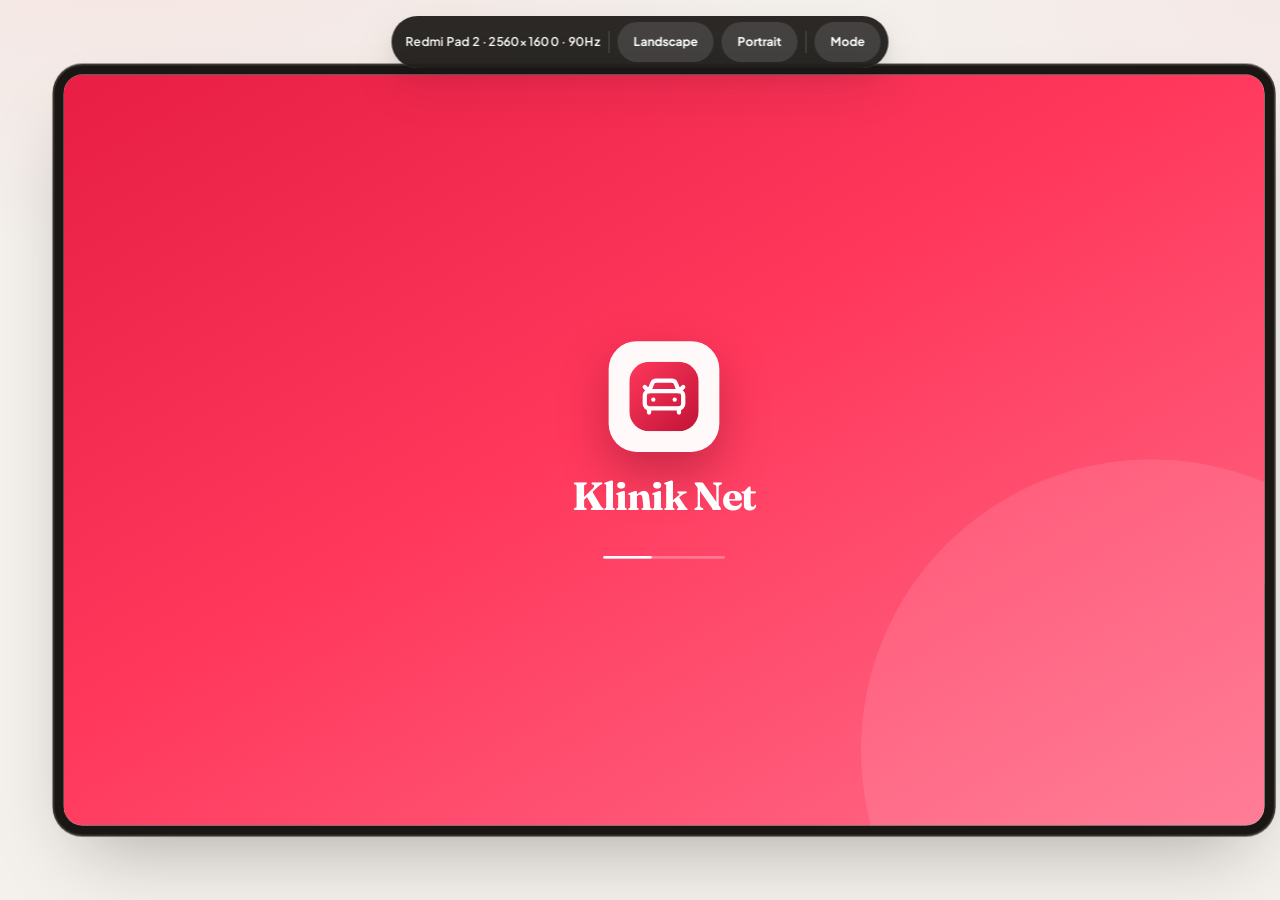
<file: prototype/index.html>
<!DOCTYPE html>
<html lang="id" data-theme="light">
<head>
<meta charset="UTF-8" />
<meta name="viewport" content="width=device-width, initial-scale=1.0" />
<title>Klinik Net — Sistem Rental Mobil Harian</title>
<link rel="stylesheet" href="shared.css" />
</head>
<body>

<!-- Preview chrome (outside device) -->
<div class="preview-bar">
  <span>Redmi Pad 2 · 2560×1600 · 90Hz</span>
  <span class="sep"></span>
  <button data-orient-btn data-orient="landscape">Landscape</button>
  <button data-orient-btn data-orient="portrait">Portrait</button>
  <span class="sep"></span>
  <button id="theme-toggle">Mode</button>
</div>

<div class="viewport-stage">
  <div class="device-frame" id="device-frame">

    <!-- SPLASH -->
    <div class="splash-screen" id="splash">
      <div class="splash-logo">
        <svg viewBox="0 0 52 52" fill="none">
          <defs><linearGradient id="kn-splash" x1="0%" y1="0%" x2="100%" y2="100%">
            <stop offset="0%" stop-color="#FF385C"/><stop offset="100%" stop-color="#C01336"/>
          </linearGradient></defs>
          <rect width="52" height="52" rx="15" fill="url(#kn-splash)"/>
          <g transform="translate(6.8 6) scale(1.6)" fill="none" stroke="#FFFFFF" stroke-width="2" stroke-linecap="round" stroke-linejoin="round">
            <path d="m21 8-2 2-1.5-3.7A2 2 0 0 0 15.646 5H8.4a2 2 0 0 0-1.903 1.257L5 10 3 8"/>
            <path d="M7 14h.01"/><path d="M17 14h.01"/>
            <rect width="18" height="8" x="3" y="10" rx="2"/>
            <path d="M5 18v2"/><path d="M19 18v2"/>
          </g>
        </svg>
      </div>
      <div class="splash-title">Klinik Net</div>
      <div class="splash-loader"></div>
    </div>

    <!-- PIN LOCK -->
    <div class="pin-screen hidden" id="pin-screen">
      <div class="col" style="align-items:center;gap:10px">
        <div class="splash-logo" style="width:74px;height:74px;border-radius:20px;box-shadow:var(--el-2);background:var(--brand-500)">
          <svg viewBox="0 0 52 52" fill="none" style="width:46px;height:46px">
            <g transform="translate(6.8 6) scale(1.6)" fill="none" stroke="#FFFFFF" stroke-width="2" stroke-linecap="round" stroke-linejoin="round">
              <path d="m21 8-2 2-1.5-3.7A2 2 0 0 0 15.646 5H8.4a2 2 0 0 0-1.903 1.257L5 10 3 8"/>
              <path d="M7 14h.01"/><path d="M17 14h.01"/>
              <rect width="18" height="8" x="3" y="10" rx="2"/>
              <path d="M5 18v2"/><path d="M19 18v2"/>
            </g>
          </svg>
        </div>
        <div class="display-font" style="font-size:var(--fs-lg);font-weight:700">Masuk dengan PIN</div>
        <div class="text-xs text-tertiary">Data tersimpan lokal &amp; terenkripsi di perangkat ini</div>
      </div>
      <div class="pin-dots" id="pin-dots">
        <div class="pin-dot"></div><div class="pin-dot"></div><div class="pin-dot"></div><div class="pin-dot"></div>
      </div>
      <div class="pin-error" id="pin-error">PIN salah, coba lagi</div>
      <div class="pin-grid" id="pin-grid">
        <button class="pin-key" data-pin="1">1</button>
        <button class="pin-key" data-pin="2">2</button>
        <button class="pin-key" data-pin="3">3</button>
        <button class="pin-key" data-pin="4">4</button>
        <button class="pin-key" data-pin="5">5</button>
        <button class="pin-key" data-pin="6">6</button>
        <button class="pin-key" data-pin="7">7</button>
        <button class="pin-key" data-pin="8">8</button>
        <button class="pin-key" data-pin="9">9</button>
        <button class="pin-key" id="pin-clear" style="font-size:var(--fs-sm);font-weight:800;color:var(--text-tertiary)">HAPUS</button>
        <button class="pin-key" data-pin="0">0</button>
        <button class="pin-key" id="pin-back" style="font-size:var(--fs-sm)">⌫</button>
      </div>
      <div class="text-xs text-tertiary" style="margin-top:-16px">Demo PIN: <b class="text-brand">1234</b></div>
    </div>

    <!-- APP -->
    <div class="app-shell" id="app-shell" style="visibility:hidden">
      <nav class="nav-rail" id="nav-rail"></nav>

      <div class="top-bar">
        <header class="top-bar-header">
          <div>
            <div class="page-title" id="page-title">Beranda</div>
            <div class="page-subtitle" id="page-subtitle">Sistem Rental Mobil Harian</div>
          </div>
          <div class="top-bar-actions">
            <div class="search-bar" style="max-width:280px">
              <svg viewBox="0 0 24 24" fill="none" stroke="currentColor" stroke-width="2.2"><circle cx="11" cy="11" r="7"/><path d="m20 20-3.5-3.5"/></svg>
              <input type="search" placeholder="Cari penyewa, plat, transaksi…" aria-label="Pencarian global" />
            </div>
            <button class="btn btn-secondary btn-icon" id="theme-toggle-2" data-tip="Mode gelap" aria-label="Ganti tema"></button>
          </div>
        </header>

        <main class="page-body" id="page-body">
          <!-- HOME -->
          <div class="col gap-5" id="home-view">
            <!-- Hero -->
            <div class="card card-pad-xl kpi-accent stagger" style="position:relative;overflow:hidden">
              <div class="col" style="position:relative;z-index:2;max-width:560px">
                <span class="badge badge-brand" style="align-self:flex-start">Selamat datang kembali</span>
                <h1 class="display-font" style="font-size:var(--fs-3xl);font-weight:700;letter-spacing:-1.6px;margin-top:14px;line-height:1.05">
                  Sewa harian,<br />setoran tiap hari.
                </h1>
                <p class="text-sm text-secondary mt-4" style="line-height:1.7">
                  Kelola armada, kontrak sewa harian, dan setoran penyewa dalam satu layar.
                  Semua data tersimpan lokal di tablet — berfungsi penuh tanpa internet.
                </p>
                <div class="row gap-3 mt-6 wrap">
                  <a class="btn btn-primary btn-lg" href="payments.html">
                    <svg viewBox="0 0 24 24" fill="none" stroke="currentColor" stroke-width="2.4"><path d="M12 5v14M5 12h14"/></svg>
                    Catat Setoran
                  </a>
                  <a class="btn btn-secondary btn-lg" href="dashboard.html">Buka Dashboard</a>
                </div>
              </div>
              <div style="position:absolute;right:-40px;top:-30px;width:280px;height:280px;border-radius:50%;background:radial-gradient(circle at 30% 30%, rgba(255,56,92,.16), rgba(255,56,92,.02) 70%)"></div>
            </div>

            <!-- Quick KPIs (live) -->
            <div class="kpi-grid" id="home-kpis"></div>

            <!-- Quick actions grid -->
            <div class="row-between wrap gap-3">
              <h2 class="display-font" style="font-size:var(--fs-lg);font-weight:700">Aksi cepat</h2>
              <a class="btn btn-ghost btn-sm" href="components.html">Lihat katalog komponen →</a>
            </div>
            <div class="kpi-grid" style="grid-template-columns:repeat(auto-fit,minmax(200px,1fr))" id="home-actions"></div>

            <!-- Screen map -->
            <div class="card card-pad-lg">
              <div class="card-header">
                <div>
                  <div class="card-title">Peta layar aplikasi</div>
                  <div class="card-sub">9 layar utama, fully offline, master-detail di landscape</div>
                </div>
              </div>
              <div class="kpi-grid" style="grid-template-columns:repeat(auto-fit,minmax(240px,1fr))" id="home-map"></div>
            </div>
          </div>
        </main>
      </div>

      <!-- Portrait bottom nav -->
      <div style="position:absolute;inset:0;pointer-events:none"></div>
    </div>

    <div class="scrim" id="scrim"></div>
    <div id="snackbar-host" style="position:absolute;inset:0;pointer-events:none;z-index:130"></div>
  </div>
</div>

<script src="data.js"></script>
<script src="shared.js"></script>
<script>
(function () {
  const store = window.klinikStore;
  const pin = store.getSettings().pinEnabled;
  let entered = "";

  function showPin() {
    document.getElementById("pin-screen").classList.remove("hidden");
    document.getElementById("app-shell").style.visibility = "hidden";
  }

  function showApp() {
    document.getElementById("pin-screen").classList.add("hidden");
    const shell = document.getElementById("app-shell");
    shell.style.visibility = "visible";
    shell.style.animation = "fadeUp 420ms both";
  }

  function updateDots() {
    const dots = document.querySelectorAll("#pin-dots .pin-dot");
    dots.forEach((d, i) => d.classList.toggle("filled", i < entered.length));
  }

  function verify() {
    const code = store.getSettings().pinCode || "1234";
    if (entered === code) {
      entered = "";
      updateDots();
      showApp();
      window.UI.toast("PIN diterima. Data lokal siap.");
    } else {
      const err = document.getElementById("pin-error");
      err.textContent = "PIN salah, coba lagi";
      const dots = document.getElementById("pin-dots");
      dots.style.animation = "none";
      void dots.offsetWidth;
      dots.style.animation = "shake 420ms";
      entered = "";
      updateDots();
    }
  }

  document.getElementById("pin-grid").addEventListener("click", e => {
    const key = e.target.closest("[data-pin]");
    if (key) {
      if (entered.length < 4) { entered += key.getAttribute("data-pin"); updateDots(); }
      if (entered.length === 4) setTimeout(verify, 180);
    } else if (e.target.closest("#pin-clear")) {
      entered = ""; updateDots();
    } else if (e.target.closest("#pin-back")) {
      entered = entered.slice(0, -1); updateDots();
    }
  });

  // Splash → PIN → App
  setTimeout(() => {
    document.getElementById("splash").classList.add("hide");
    setTimeout(() => {
      document.getElementById("splash").style.display = "none";
      if (pin) showPin(); else showApp();
    }, 320);
  }, 1600);

  // Theme button in header (shared.js handles #theme-toggle)
  const t2 = document.getElementById("theme-toggle-2");
  if (t2) {
    t2.innerHTML = window.I.sun;
    t2.addEventListener("click", () => {
      window.Device.toggleTheme();
      t2.innerHTML = document.documentElement.getAttribute("data-theme") === "dark" ? window.I.moon : window.I.sun;
    });
  }

  /* ---------- Home content ---------- */
  function renderKpis() {
    const m = store.getDashboardMetrics();
    const host = document.getElementById("home-kpis");
    host.innerHTML = `
      <div class="kpi stagger"><div class="kpi-label">Pendapatan hari ini</div>
        <div class="kpi-value">${fmt.rpShort(m.todayIncome)}</div>
        <div class="kpi-meta trend-up">${I.trendUp} <span>${store.getPayments().filter(p => p.status==="confirmed" && p.date==="2026-03-29").length} setoran diterima</span></div>
        <div class="kpi-icon" style="background:var(--brand-50);color:var(--brand-500)">${I.wallet}</div></div>
      <div class="kpi stagger"><div class="kpi-label">Tunggakan aktif</div>
        <div class="kpi-value text-danger">${fmt.rpShort(m.totalArrears)}</div>
        <div class="kpi-meta ${m.criticalArrearsCount > 0 ? "text-danger" : "trend-up"}">${m.criticalArrearsCount} penyewa ≥3 hari</div>
        <div class="kpi-icon" style="background:var(--danger-bg);color:var(--danger)">${I.alert}</div></div>
      <div class="kpi stagger"><div class="kpi-label">Armada aktif</div>
        <div class="kpi-value">${m.rentedCars}/${m.totalCars}</div>
        <div class="kpi-meta text-tertiary">${m.availableCars} tersedia · ${m.maintenanceCars} servis</div>
        <div class="kpi-icon" style="background:var(--success-bg);color:var(--success)">${I.car}</div></div>
      <div class="kpi stagger"><div class="kpi-label">Tingkat penagihan</div>
        <div class="kpi-value">${m.collectionRate}%</div>
        <div class="kpi-meta trend-up">${I.trendUp} <span>periode berjalan</span></div>
        <div class="kpi-icon" style="background:var(--info-bg);color:var(--info)">${I.report}</div></div>`;
  }

  function renderActions() {
    const actions = [
      { href: "payments.html", icon: I.wallet, title: "Catat Setoran", sub: "Numpad rupiah cepat", color: "var(--brand-500)", bg: "var(--brand-50)" },
      { href: "cars.html", icon: I.car, title: "Tambah Mobil", sub: "Plat unik, tarif harian", color: "var(--info)", bg: "var(--info-bg)" },
      { href: "renters.html", icon: I.users, title: "Penyewa & Kontrak", sub: "Jadwal setoran 6/7 hari", color: "var(--success)", bg: "var(--success-bg)" },
      { href: "arrears.html", icon: I.wa, title: "Ingat via WhatsApp", sub: "Template pesan siap kirim", color: "var(--warning)", bg: "var(--warning-bg)" }
    ];
    document.getElementById("home-actions").innerHTML = actions.map(a => `
      <a class="card card-hover" href="${a.href}" style="text-decoration:none">
        <div class="row gap-4">
          <div class="kpi-icon" style="position:static;width:52px;height:52px;background:${a.bg};color:${a.color}">${a.icon}</div>
          <div class="grow"><div class="card-title">${a.title}</div><div class="card-sub">${a.sub}</div></div>
        </div>
      </a>`).join("");
  }

  function renderMap() {
    const map = window.PAGES.map((p, i) => `
      <a class="list-row" href="${p.file}" style="text-decoration:none">
        <div class="avatar avatar-sm" style="background:var(--brand-50);border-color:var(--brand-100);color:var(--brand-600);font-size:14px;font-weight:800">${String(i+1).padStart(2,"0")}</div>
        <div class="lr-main"><div class="lr-title">${p.label}</div><div class="lr-sub">${p.file}</div></div>
        <div class="lr-right text-tertiary">${I.grid}</div>
      </a>`).join("");
    document.getElementById("home-map").innerHTML = map;
  }

  // Wire up shell + home
  window.Shell.render("home", { title: "Beranda", subtitle: "Sistem Rental Mobil Harian" });
  renderKpis(); renderActions(); renderMap();

  // Refresh KPIs if data changes
  window.addEventListener("klinik_data_changed", renderKpis);
})();
</script>
</body>
</html>
</file>
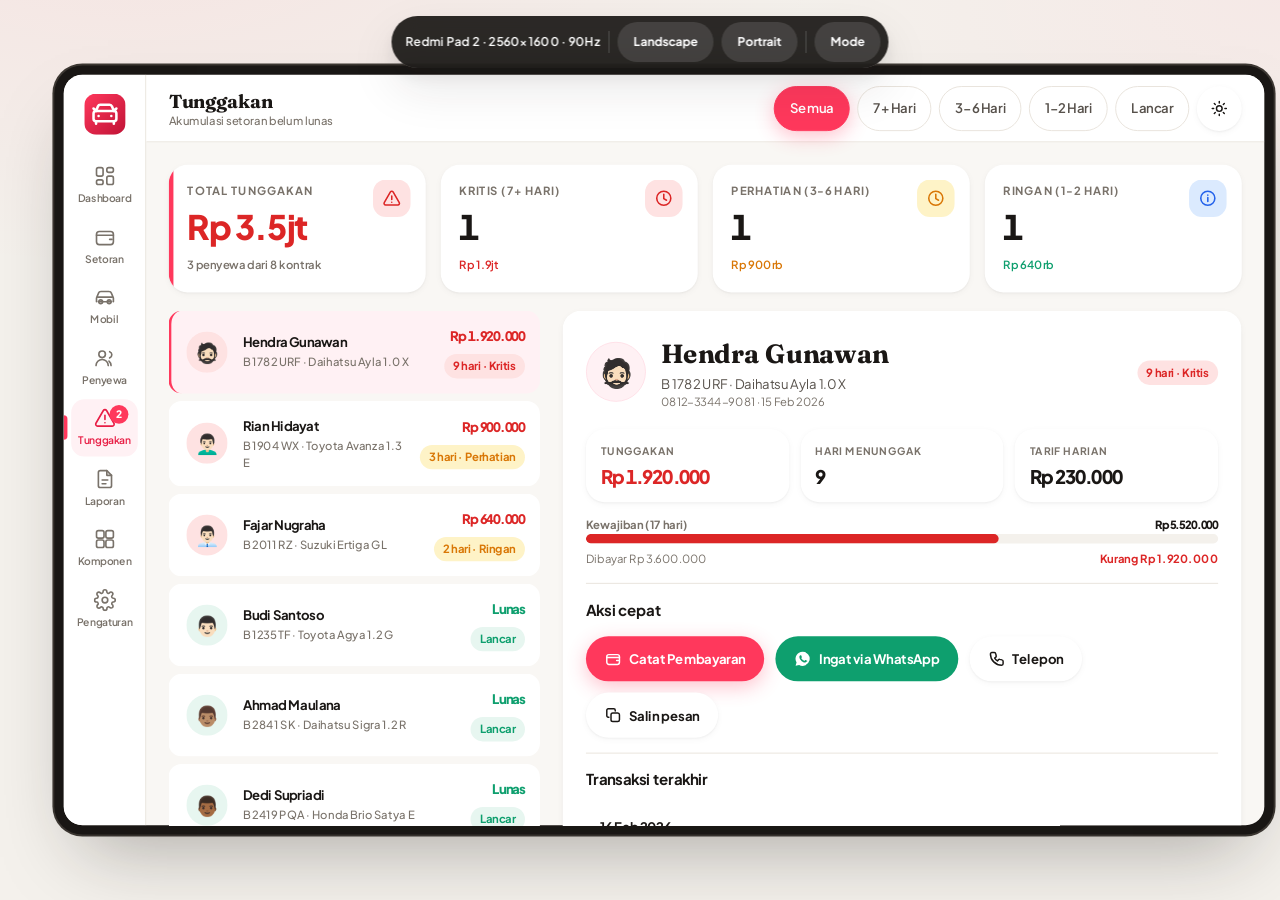
<file: prototype/arrears.html>
<!DOCTYPE html>
<html lang="id" data-theme="light">
<head>
<meta charset="UTF-8" />
<meta name="viewport" content="width=device-width, initial-scale=1.0" />
<title>Tunggakan — Klinik Net</title>
<link rel="stylesheet" href="shared.css" />
</head>
<body>

<div class="preview-bar">
  <span>Redmi Pad 2 · 2560×1600 · 90Hz</span><span class="sep"></span>
  <button data-orient-btn data-orient="landscape">Landscape</button>
  <button data-orient-btn data-orient="portrait">Portrait</button>
  <span class="sep"></span><button id="theme-toggle">Mode</button>
</div>

<div class="viewport-stage">
  <div class="device-frame" id="device-frame">
    <div class="app-shell">
      <nav class="nav-rail" id="nav-rail"></nav>
      <div class="top-bar">
        <header class="top-bar-header">
          <div>
            <div class="page-title" id="page-title">Tunggakan</div>
            <div class="page-subtitle" id="page-subtitle"></div>
          </div>
          <div class="top-bar-actions">
            <div class="chips" id="risk-filter">
              <button class="chip active" data-risk="all">Semua</button>
              <button class="chip" data-risk="critical">7+ Hari</button>
              <button class="chip" data-risk="attention">3-6 Hari</button>
              <button class="chip" data-risk="warning">1-2 Hari</button>
              <button class="chip" data-risk="normal">Lancar</button>
            </div>
            <button class="btn btn-secondary btn-icon" id="theme-toggle-2" aria-label="Tema"></button>
          </div>
        </header>
        <main class="page-body" id="page-body">

          <div class="kpi-grid mb-5" id="arrears-summary"></div>

          <div class="master-detail">
            <div class="md-list" id="arrears-list"></div>
            <div class="md-detail" id="arrears-detail"></div>
          </div>

        </main>
      </div>
    </div>

    <!-- WhatsApp Modal -->
    <div class="modal" id="wa-modal">
      <div class="modal-header">
        <div>
          <div class="card-title">Kirim Pengingat WhatsApp</div>
          <div class="card-sub">Template siap kirim — tetap bisa diedit</div>
        </div>
        <button class="btn btn-ghost btn-icon" data-close="wa-modal" aria-label="Tutup">
          <svg viewBox="0 0 24 24" fill="none" stroke="currentColor" stroke-width="2.4"><path d="M18 6 6 18M6 6l12 12"/></svg>
        </button>
      </div>
      <div class="modal-body">
        <div class="row-between mb-4">
          <div class="text-xs text-tertiary font-bold">PREVIEW PESAN</div>
          <span class="badge badge-success">WhatsApp</span>
        </div>
        <div class="wa-preview" id="wa-text"></div>
        <div class="wa-time" id="wa-time"></div>
        <div class="divider"></div>
        <div class="field">
          <label class="field-label">Edit pesan (opsional)</label>
          <textarea class="input" id="wa-edit" style="min-height:120px"></textarea>
        </div>
      </div>
      <div class="modal-footer">
        <button class="btn btn-secondary" data-close="wa-modal">Batal</button>
        <button class="btn btn-secondary" id="wa-copy"><svg viewBox="0 0 24 24" fill="none" stroke="currentColor" stroke-width="2" stroke-linecap="round" style="width:18px;height:18px"><rect x="9" y="9" width="12" height="12" rx="2.5"/><path d="M6 15H5a2 2 0 0 1-2-2V5a2 2 0 0 1 2-2h8a2 2 0 0 1 2 2v1"/></svg> Salin</button>
        <a class="btn btn-success" id="wa-open" target="_blank" rel="noopener">Buka WhatsApp</a>
      </div>
    </div>

    <div class="scrim" id="scrim"></div>
    <div id="snackbar-host" style="position:absolute;inset:0;pointer-events:none;z-index:130"></div>
  </div>
</div>

<script src="data.js"></script>
<script src="shared.js"></script>
<script>
(function () {
  const store = window.klinikStore;
  let risk = "all";
  let selectedContractId = null;
  let currentWa = null;

  window.Shell.render("arrears", { title: "Tunggakan", subtitle: "Akumulasi setoran belum lunas" });
  const t2 = document.getElementById("theme-toggle-2");
  if (t2) { t2.innerHTML = window.I.sun; t2.addEventListener("click", () => { window.Device.toggleTheme(); t2.innerHTML = document.documentElement.getAttribute("data-theme")==="dark"?window.I.moon:window.I.sun; }); }

  function riskBadge(level, days) {
    if (level === "critical") return `<span class="badge badge-danger">${days} hari · Kritis</span>`;
    if (level === "attention") return `<span class="badge badge-warning">${days} hari · Perhatian</span>`;
    if (level === "warning") return `<span class="badge badge-warning">${days} hari · Ringan</span>`;
    return `<span class="badge badge-success">Lancar</span>`;
  }

  function data() {
    return store.calculateArrears().filter(a => risk === "all" || a.riskLevel === risk);
  }

  function renderSummary() {
    const all = store.calculateArrears();
    const total = all.reduce((s, a) => s + a.arrearsAmount, 0);
    const crit = all.filter(a => a.riskLevel === "critical");
    const attn = all.filter(a => a.riskLevel === "attention");
    const warn = all.filter(a => a.riskLevel === "warning");

    document.getElementById("arrears-summary").innerHTML = `
      <div class="kpi kpi-accent"><div class="kpi-label">Total tunggakan</div>
        <div class="kpi-value text-danger">${fmt.rpShort(total)}</div>
        <div class="kpi-meta text-tertiary">${all.filter(a => a.arrearsAmount > 0).length} penyewa dari ${all.length} kontrak</div>
        <div class="kpi-icon" style="background:var(--danger-bg);color:var(--danger)">${I.alert}</div></div>
      <div class="kpi"><div class="kpi-label">Kritis (7+ hari)</div>
        <div class="kpi-value">${crit.length}</div>
        <div class="kpi-meta text-danger">${fmt.rpShort(crit.reduce((s, a) => s + a.arrearsAmount, 0))}</div>
        <div class="kpi-icon" style="background:var(--danger-bg);color:var(--danger)">${I.clock}</div></div>
      <div class="kpi"><div class="kpi-label">Perhatian (3-6 hari)</div>
        <div class="kpi-value">${attn.length}</div>
        <div class="kpi-meta text-warning">${fmt.rpShort(attn.reduce((s, a) => s + a.arrearsAmount, 0))}</div>
        <div class="kpi-icon" style="background:var(--warning-bg);color:var(--warning)">${I.clock}</div></div>
      <div class="kpi"><div class="kpi-label">Ringan (1-2 hari)</div>
        <div class="kpi-value">${warn.length}</div>
        <div class="kpi-meta trend-up">${fmt.rpShort(warn.reduce((s, a) => s + a.arrearsAmount, 0))}</div>
        <div class="kpi-icon" style="background:var(--info-bg);color:var(--info)">${I.info}</div></div>`;
  }

  function renderList() {
    const items = data();
    const host = document.getElementById("arrears-list");
    if (!items.length) {
      host.innerHTML = `<div class="empty-state">
        <div class="es-icon">${I.checkCircle}</div><h3>Tidak ada tunggakan</h3>
        <p>Semua penyewa dalam kategori ini sudah lunas. Kerja bagus!</p></div>`;
      document.getElementById("arrears-detail").innerHTML = "";
      return;
    }
    if (!selectedContractId || !items.find(a => a.contract.id === selectedContractId)) selectedContractId = items[0].contract.id;

    host.innerHTML = items.map(a => `
      <div class="list-row ${a.contract.id === selectedContractId ? "active" : ""}" data-contract="${a.contract.id}">
        <div class="avatar" style="background:${a.arrearsAmount > 0 ? "var(--danger-bg)" : "var(--success-bg)"};border-color:transparent;color:${a.arrearsAmount > 0 ? "var(--danger)" : "var(--success)"}">${a.renter.avatar}</div>
        <div class="lr-main">
          <div class="lr-title">${a.renter.name}</div>
          <div class="lr-sub">${a.car.plate} · ${a.car.brand} ${a.car.model}</div>
        </div>
        <div class="lr-right">
          <div class="num-display" style="font-size:var(--fs-sm);${a.arrearsAmount > 0 ? "color:var(--danger)" : "color:var(--success)"}">${a.arrearsAmount > 0 ? fmt.rp(a.arrearsAmount) : "Lunas"}</div>
          <div class="mt-2">${riskBadge(a.riskLevel, a.overdueDays)}</div>
        </div>
      </div>`).join("");

    host.querySelectorAll("[data-contract]").forEach(el =>
      el.addEventListener("click", () => { selectedContractId = el.getAttribute("data-contract"); renderList(); renderDetail(); })
    );
    renderDetail();
  }

  function renderDetail() {
    const a = data().find(x => x.contract.id === selectedContractId);
    const host = document.getElementById("arrears-detail");
    if (!a) { host.innerHTML = ""; return; }
    const c = a.contract;
    const pays = store.getPayments().filter(p => p.contractId === c.id).slice(0, 8);

    host.innerHTML = `
      <div class="card card-pad-lg">
        <div class="row-between wrap gap-4 mb-5">
          <div class="row gap-4">
            <div class="avatar avatar-lg">${a.renter.avatar}</div>
            <div>
              <div class="display-font" style="font-size:var(--fs-xl);font-weight:700">${a.renter.name}</div>
              <div class="text-sm text-secondary">${a.car.plate} · ${a.car.brand} ${a.car.model}</div>
              <div class="text-xs text-tertiary">${a.renter.phone} · ${fmt.date(c.startDate)}</div>
            </div>
          </div>
          <div>${riskBadge(a.riskLevel, a.overdueDays)}</div>
        </div>

        <div class="kpi-grid" style="grid-template-columns:repeat(3,1fr);gap:var(--sp-3)">
          <div class="kpi" style="padding:var(--sp-4)">
            <div class="kpi-label" style="font-size:11px">Tunggakan</div>
            <div class="kpi-value" style="font-size:var(--fs-lg);color:var(--danger)">${fmt.rp(a.arrearsAmount)}</div>
          </div>
          <div class="kpi" style="padding:var(--sp-4)">
            <div class="kpi-label" style="font-size:11px">Hari menunggak</div>
            <div class="kpi-value" style="font-size:var(--fs-lg)">${a.overdueDays}</div>
          </div>
          <div class="kpi" style="padding:var(--sp-4)">
            <div class="kpi-label" style="font-size:11px">Tarif harian</div>
            <div class="kpi-value" style="font-size:var(--fs-lg)">${fmt.rp(a.dailyRate)}</div>
          </div>
        </div>

        <div class="row gap-2 mt-4">
          <div class="grow">
            <div class="row-between text-xs mb-2">
              <span class="text-tertiary font-bold">Kewajiban (${a.overdueDays + Math.round(a.arrearsAmount / a.dailyRate) || 0} hari)</span>
              <span class="num-display">${fmt.rp(a.expectedTotal)}</span>
            </div>
            <div class="progress"><div class="progress-fill ${a.arrearsAmount > 0 ? "danger" : "success"}" style="width:${Math.min(100, (a.totalPaid / (a.expectedTotal || 1)) * 100)}%"></div></div>
            <div class="row-between text-xs mt-2">
              <span class="text-tertiary">Dibayar ${fmt.rp(a.totalPaid)}</span>
              <span class="text-danger font-bold">Kurang ${fmt.rp(a.arrearsAmount)}</span>
            </div>
          </div>
        </div>

        <div class="divider"></div>

        <!-- Quick actions -->
        <div class="card-title mb-4">Aksi cepat</div>
        <div class="row gap-3 wrap">
          <a class="btn btn-primary" href="payments.html">${I.wallet} Catat Pembayaran</a>
          <button class="btn btn-success" id="btn-wa">${I.wa} Ingat via WhatsApp</button>
          <a class="btn btn-secondary" href="tel:${a.renter.phone}">${I.phone} Telepon</a>
          <button class="btn btn-secondary" id="btn-copy-wa">${I.copy} Salin pesan</button>
        </div>

        <div class="divider"></div>
        <div class="card-title mb-4">Transaksi terakhir</div>
        <div class="col gap-2">
          ${pays.map(p => `
            <div class="row-between list-row" style="padding:var(--sp-3);cursor:default">
              <div class="lr-main">
                <div class="lr-title">${fmt.date(p.date)} ${p.status === "canceled" ? '<span class="badge badge-danger">Dibatalkan</span>' : ""}</div>
                <div class="lr-sub">${p.bank} · ${p.referenceNo}</div>
              </div>
              <div class="lr-right num-display" style="${p.status === "canceled" ? "text-decoration:line-through;color:var(--text-tertiary)" : "color:var(--success)"}">${fmt.rp(p.amount)}</div>
            </div>`).join("") || `<div class="text-sm text-tertiary">Belum ada transaksi.</div>`}
        </div>
      </div>`;

    document.getElementById("btn-wa").addEventListener("click", () => openWa(a));
    document.getElementById("btn-copy-wa").addEventListener("click", () => {
      const t = window.UI.waTemplate(a.renter.name, a.car.plate, a.arrearsAmount, a.overdueDays, store.getSettings().companyName, a.renter.phone);
      window.UI.copy(t.text);
    });
  }

  /* ---------- WhatsApp ---------- */
  function openWa(a) {
    currentWa = a;
    const t = window.UI.waTemplate(a.renter.name, a.car.plate, a.arrearsAmount, a.overdueDays, store.getSettings().companyName, a.renter.phone);
    document.getElementById("wa-text").textContent = t.text;
    document.getElementById("wa-edit").value = t.text;
    document.getElementById("wa-time").textContent = t.time;
    document.getElementById("wa-open").href = t.link;
    window.UI.openModal("wa-modal");
  }

  document.getElementById("wa-copy").addEventListener("click", () => {
    const txt = document.getElementById("wa-edit").value;
    document.getElementById("wa-text").textContent = txt;
    window.UI.copy(txt);
  });
  document.getElementById("wa-open").addEventListener("click", () => {
    document.getElementById("wa-open").href = "https://wa.me/" + (currentWa.renter.phone || "").replace(/\D/g, "") + "?text=" + encodeURIComponent(document.getElementById("wa-edit").value);
    window.UI.toast("Membuka WhatsApp di aplikasi");
  });
  document.querySelectorAll("[data-close='wa-modal']").forEach(b => b.addEventListener("click", () => window.UI.closeModal("wa-modal")));

  /* ---------- Filter ---------- */
  document.getElementById("risk-filter").addEventListener("click", e => {
    const chip = e.target.closest("[data-risk]");
    if (!chip) return;
    risk = chip.getAttribute("data-risk");
    document.querySelectorAll("#risk-filter .chip").forEach(c => c.classList.toggle("active", c === chip));
    selectedContractId = null;
    renderList();
  });

  renderSummary();
  renderList();
  window.addEventListener("klinik_data_changed", () => { renderSummary(); renderList(); });
})();
</script>
</body>
</html>
</file>
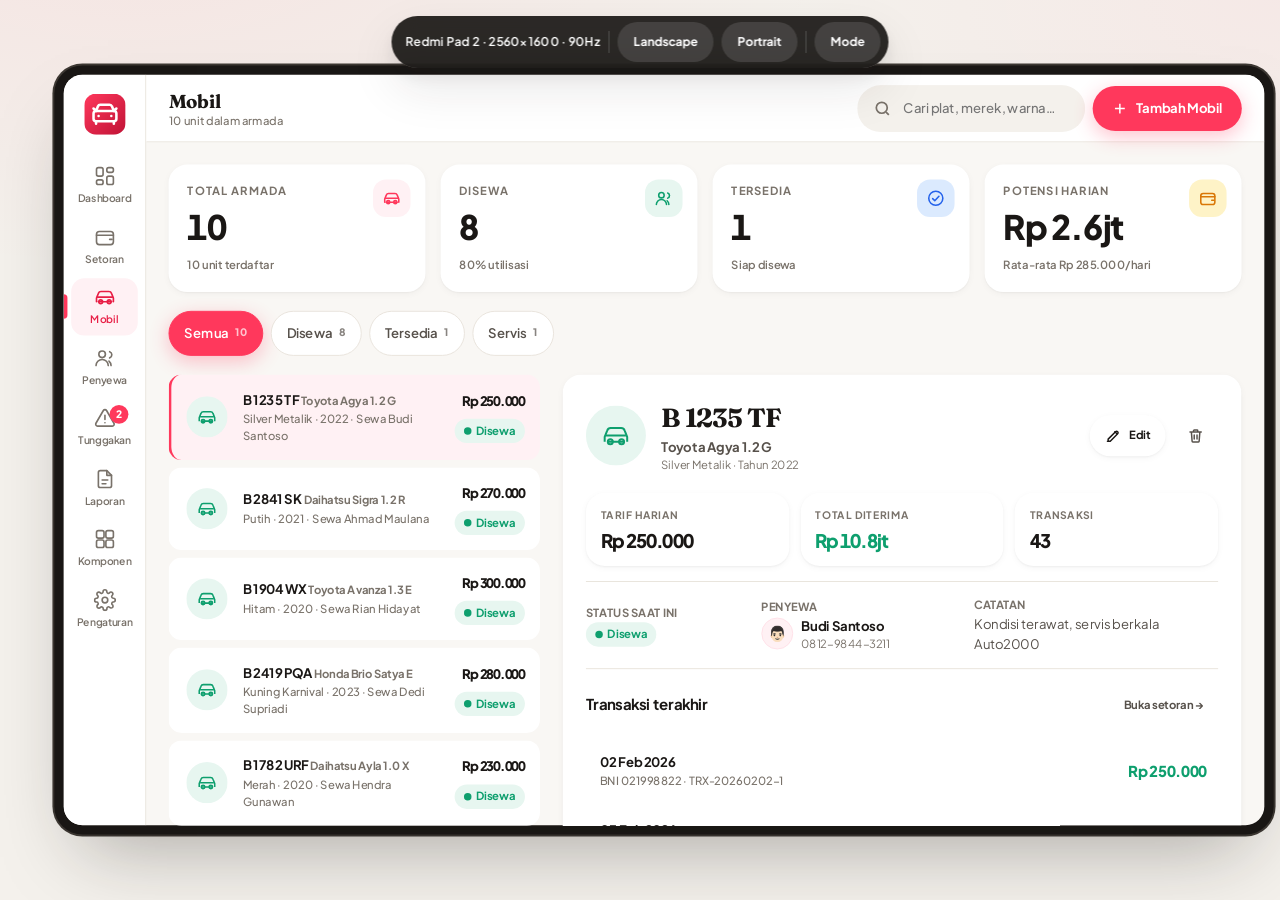
<file: prototype/cars.html>
<!DOCTYPE html>
<html lang="id" data-theme="light">
<head>
<meta charset="UTF-8" />
<meta name="viewport" content="width=device-width, initial-scale=1.0" />
<title>Mobil — Klinik Net</title>
<link rel="stylesheet" href="shared.css" />
</head>
<body>

<div class="preview-bar">
  <span>Redmi Pad 2 · 2560×1600 · 90Hz</span><span class="sep"></span>
  <button data-orient-btn data-orient="landscape">Landscape</button>
  <button data-orient-btn data-orient="portrait">Portrait</button>
  <span class="sep"></span><button id="theme-toggle">Mode</button>
</div>

<div class="viewport-stage">
  <div class="device-frame" id="device-frame">
    <div class="app-shell">
      <nav class="nav-rail" id="nav-rail"></nav>
      <div class="top-bar">
        <header class="top-bar-header">
          <div>
            <div class="page-title" id="page-title">Mobil</div>
            <div class="page-subtitle" id="page-subtitle"></div>
          </div>
          <div class="top-bar-actions">
            <div class="search-bar" style="max-width:260px">
              <svg viewBox="0 0 24 24" fill="none" stroke="currentColor" stroke-width="2.2"><circle cx="11" cy="11" r="7"/><path d="m20 20-3.5-3.5"/></svg>
              <input type="search" id="car-search" placeholder="Cari plat, merek, warna…" />
            </div>
            <button class="btn btn-primary" id="btn-add-car">
              <svg viewBox="0 0 24 24" fill="none" stroke="currentColor" stroke-width="2.6"><path d="M12 5v14M5 12h14"/></svg>
              Tambah Mobil
            </button>
          </div>
        </header>
        <main class="page-body" id="page-body">

          <!-- Status summary -->
          <div class="kpi-grid mb-5" id="car-summary"></div>

          <!-- Filter chips -->
          <div class="row-between mb-5 wrap gap-3">
            <div class="chips" id="status-chips">
              <button class="chip active" data-status="all">Semua <span class="count" id="c-all"></span></button>
              <button class="chip" data-status="rented">Disewa <span class="count" id="c-rented"></span></button>
              <button class="chip" data-status="available">Tersedia <span class="count" id="c-available"></span></button>
              <button class="chip" data-status="maintenance">Servis <span class="count" id="c-maintenance"></span></button>
            </div>
          </div>

          <!-- Master-detail -->
          <div class="master-detail">
            <div class="md-list" id="car-list"></div>
            <div class="md-detail" id="car-detail"></div>
          </div>

        </main>
      </div>
    </div>

    <!-- ADD / EDIT MODAL -->
    <div class="modal" id="car-modal">
      <div class="modal-header">
        <div>
          <div class="card-title" id="car-modal-title">Tambah Mobil</div>
          <div class="card-sub">Plat nomor wajib unik · format <b>B 1235 TF</b></div>
        </div>
        <button class="btn btn-ghost btn-icon" data-close="car-modal" aria-label="Tutup">
          <svg viewBox="0 0 24 24" fill="none" stroke="currentColor" stroke-width="2.4"><path d="M18 6 6 18M6 6l12 12"/></svg>
        </button>
      </div>
      <div class="modal-body">
        <form id="car-form" class="form-grid" novalidate>
          <div class="field span-2">
            <label class="field-label" for="f-plate">Kode plat nomor *</label>
            <input class="input" id="f-plate" name="plate" placeholder="B 1235 TF" autocomplete="off" maxlength="14" />
            <div class="field-hint">Otomatis kapital + spasi setelah huruf pertama</div>
            <div class="field-error" id="e-plate"><svg viewBox="0 0 24 24" fill="none" stroke="currentColor" stroke-width="2.4"><path d="M12 8v5M12 16h.01"/></svg><span id="e-plate-text"></span></div>
          </div>
          <div class="field">
            <label class="field-label" for="f-brand">Merek *</label>
            <input class="input" id="f-brand" name="brand" placeholder="Toyota" />
            <div class="field-error" id="e-brand"><svg viewBox="0 0 24 24" fill="none" stroke="currentColor" stroke-width="2.4"><path d="M12 8v5M12 16h.01"/></svg>Merek wajib diisi</div>
          </div>
          <div class="field">
            <label class="field-label" for="f-model">Tipe / varian *</label>
            <input class="input" id="f-model" name="model" placeholder="Agya 1.2 G" />
            <div class="field-error" id="e-model"><svg viewBox="0 0 24 24" fill="none" stroke="currentColor" stroke-width="2.4"><path d="M12 8v5M12 16h.01"/></svg>Tipe wajib diisi</div>
          </div>
          <div class="field">
            <label class="field-label" for="f-year">Tahun *</label>
            <input class="input" id="f-year" name="year" type="number" min="2015" max="2027" placeholder="2022" />
            <div class="field-error" id="e-year"><svg viewBox="0 0 24 24" fill="none" stroke="currentColor" stroke-width="2.4"><path d="M12 8v5M12 16h.01"/></svg>Tahun 2015–2027</div>
          </div>
          <div class="field">
            <label class="field-label" for="f-color">Warna</label>
            <input class="input" id="f-color" name="color" placeholder="Silver Metalik" />
          </div>
          <div class="field">
            <label class="field-label" for="f-rate">Tarif sewa harian (Rp) *</label>
            <input class="input" id="f-rate" name="dailyRate" type="number" min="50000" step="10000" placeholder="250000" />
            <div class="field-error" id="e-rate"><svg viewBox="0 0 24 24" fill="none" stroke="currentColor" stroke-width="2.4"><path d="M12 8v5M12 16h.01"/></svg>Tarif minimal Rp 50.000</div>
          </div>
          <div class="field">
            <label class="field-label" for="f-status">Status</label>
            <select class="select" id="f-status" name="status">
              <option value="available">Tersedia</option>
              <option value="rented">Disewa</option>
              <option value="maintenance">Servis</option>
            </select>
            <div class="field-hint">Status "Disewa" biasanya follows kontrak</div>
          </div>
          <div class="field span-2">
            <label class="field-label" for="f-notes">Catatan</label>
            <textarea class="input" id="f-notes" name="notes" placeholder="Kondisi, jadwal servis, catatanfranchise…"></textarea>
          </div>
        </form>
      </div>
      <div class="modal-footer">
        <button class="btn btn-secondary" data-close="car-modal">Batal</button>
        <button class="btn btn-primary" id="car-save">Simpan Mobil</button>
      </div>
    </div>

    <div class="scrim" id="scrim"></div>
    <div id="snackbar-host" style="position:absolute;inset:0;pointer-events:none;z-index:130"></div>
  </div>
</div>

<script src="data.js"></script>
<script src="shared.js"></script>
<script>
(function () {
  const store = window.klinikStore;
  let filter = "all";
  let query = "";
  let selectedId = null;
  let editingId = null;

  window.Shell.render("cars", { title: "Mobil", subtitle: store.getCars().length + " unit dalam armada" });
  const t2 = document.getElementById("theme-toggle-2"); // (not present on this page)

  /* ---------- Summary ---------- */
  function renderSummary() {
    const cars = store.getCars();
    const rented = cars.filter(c => c.status === "rented").length;
    const avail = cars.filter(c => c.status === "available").length;
    const maint = cars.filter(c => c.status === "maintenance").length;
    const avgRate = Math.round(cars.reduce((s, c) => s + c.dailyRate, 0) / (cars.length || 1));
    const potential = cars.filter(c => c.status !== "maintenance").reduce((s, c) => s + c.dailyRate, 0);

    document.getElementById("car-summary").innerHTML = `
      <div class="kpi"><div class="kpi-label">Total armada</div><div class="kpi-value">${cars.length}</div>
        <div class="kpi-meta text-tertiary">${cars.length} unit terdaftar</div>
        <div class="kpi-icon" style="background:var(--brand-50);color:var(--brand-500)">${I.car}</div></div>
      <div class="kpi"><div class="kpi-label">Disewa</div><div class="kpi-value">${rented}</div>
        <div class="kpi-meta text-tertiary">${Math.round(rented/cars.length*100)}% utilisasi</div>
        <div class="kpi-icon" style="background:var(--success-bg);color:var(--success)">${I.users}</div></div>
      <div class="kpi"><div class="kpi-label">Tersedia</div><div class="kpi-value">${avail}</div>
        <div class="kpi-meta text-tertiary">Siap disewa</div>
        <div class="kpi-icon" style="background:var(--info-bg);color:var(--info)">${I.checkCircle}</div></div>
      <div class="kpi"><div class="kpi-label">Potensi harian</div><div class="kpi-value">${fmt.rpShort(potential)}</div>
        <div class="kpi-meta text-tertiary">Rata-rata ${fmt.rp(avgRate)}/hari</div>
        <div class="kpi-icon" style="background:var(--warning-bg);color:var(--warning)">${I.wallet}</div></div>`;

    document.getElementById("c-all").textContent = cars.length;
    document.getElementById("c-rented").textContent = rented;
    document.getElementById("c-available").textContent = avail;
    document.getElementById("c-maintenance").textContent = maint;
  }

  /* ---------- List ---------- */
  function statusBadge(status) {
    if (status === "rented") return `<span class="badge badge-success"><span class="dot dot-success"></span>Disewa</span>`;
    if (status === "available") return `<span class="badge badge-info"><span class="dot" style="background:var(--info)"></span>Tersedia</span>`;
    return `<span class="badge badge-warning">${I.wrench} Servis</span>`;
  }

  function renderList() {
    const cars = store.getCars().filter(c => {
      const okStatus = filter === "all" || c.status === filter;
      const q = query.trim().toLowerCase();
      const okQuery = !q || [c.plate, c.brand, c.model, c.color].join(" ").toLowerCase().includes(q);
      return okStatus && okQuery;
    });

    const host = document.getElementById("car-list");
    if (!cars.length) {
      host.innerHTML = `<div class="empty-state" style="grid-column:1/-1">
        <div class="es-icon">${I.empty}</div>
        <h3>Tidak ada mobil</h3>
        <p>${query ? "Tidak ditemukan untuk pencarian \"" + query + "\"." : "Belum ada mobil yang cocok dengan filter ini."}</p>
        <button class="btn btn-primary mt-4" onclick="document.getElementById('btn-add-car').click()">Tambah Mobil</button>
      </div>`;
      document.getElementById("car-detail").innerHTML = "";
      return;
    }

    if (!selectedId || !cars.find(c => c.id === selectedId)) selectedId = cars[0].id;

    host.innerHTML = cars.map(c => {
      const renter = c.currentRenterId ? store.getRenterById(c.currentRenterId) : null;
      return `<div class="list-row ${c.id === selectedId ? "active" : ""}" data-car="${c.id}">
        <div class="avatar" style="background:${statusColorBg(c.status)};border-color:transparent;color:${statusColorFg(c.status)}">
          <svg viewBox="0 0 24 24" fill="none" stroke="currentColor" stroke-width="1.8" style="width:22px;height:22px"><path d="M5 17h14M3 17v-4l2-5a3 3 0 0 1 2.8-2h8.4A3 3 0 0 1 19 8l2 5v4"/><circle cx="7.5" cy="17" r="2"/><circle cx="16.5" cy="17" r="2"/><path d="M4 12h16"/></svg>
        </div>
        <div class="lr-main">
          <div class="lr-title">${c.plate} <span class="text-tertiary font-normal text-xs">${c.brand} ${c.model}</span></div>
          <div class="lr-sub">${c.color} · ${c.year} · ${renter ? "Sewa " + renter.name : (c.status === "maintenance" ? c.notes : "Belum disewa")}</div>
        </div>
        <div class="lr-right">
          <div class="num-display" style="font-size:var(--fs-sm)">${fmt.rp(c.dailyRate)}</div>
          <div class="mt-2">${statusBadge(c.status)}</div>
        </div>
      </div>`;
    }).join("");

    host.querySelectorAll("[data-car]").forEach(el =>
      el.addEventListener("click", () => { selectedId = el.getAttribute("data-car"); renderList(); renderDetail(); })
    );

    renderDetail();
  }

  function statusColorBg(s) {
    return s === "rented" ? "var(--success-bg)" : s === "available" ? "var(--info-bg)" : "var(--warning-bg)";
  }
  function statusColorFg(s) {
    return s === "rented" ? "var(--success)" : s === "available" ? "var(--info)" : "var(--warning)";
  }

  /* ---------- Detail ---------- */
  function renderDetail() {
    const c = store.getCarById(selectedId);
    const host = document.getElementById("car-detail");
    if (!c) { host.innerHTML = ""; return; }

    const contract = store.getContractByCarId(c.id);
    const renter = c.currentRenterId ? store.getRenterById(c.currentRenterId) : null;
    const carPayments = contract
      ? store.getPayments().filter(p => p.contractId === contract.id && p.status === "confirmed")
      : [];
    const totalPaid = carPayments.reduce((s, p) => s + p.amount, 0);

    host.innerHTML = `
      <div class="card card-pad-lg card-hover">
        <div class="row-between wrap gap-4 mb-5">
          <div class="row gap-4">
            <div class="avatar avatar-lg" style="background:${statusColorBg(c.status)};border-color:transparent;color:${statusColorFg(c.status)}">
              <svg viewBox="0 0 24 24" fill="none" stroke="currentColor" stroke-width="1.6" style="width:32px;height:32px"><path d="M5 17h14M3 17v-4l2-5a3 3 0 0 1 2.8-2h8.4A3 3 0 0 1 19 8l2 5v4"/><circle cx="7.5" cy="17" r="2"/><circle cx="16.5" cy="17" r="2"/><path d="M4 12h16"/></svg>
            </div>
            <div>
              <div class="display-font" style="font-size:var(--fs-xl);font-weight:700;letter-spacing:-.8px">${c.plate}</div>
              <div class="text-sm text-secondary font-bold">${c.brand} ${c.model}</div>
              <div class="text-xs text-tertiary">${c.color} · Tahun ${c.year}</div>
            </div>
          </div>
          <div class="row gap-2">
            <button class="btn btn-secondary btn-sm" id="btn-edit">${I.edit} Edit</button>
            <button class="btn btn-ghost btn-icon" id="btn-del" aria-label="Hapus">${I.trash}</button>
          </div>
        </div>

        <div class="kpi-grid" style="grid-template-columns:repeat(3,1fr);gap:var(--sp-3)">
          <div class="kpi" style="padding:var(--sp-4)">
            <div class="kpi-label" style="font-size:11px">Tarif harian</div>
            <div class="kpi-value" style="font-size:var(--fs-lg)">${fmt.rp(c.dailyRate)}</div>
          </div>
          <div class="kpi" style="padding:var(--sp-4)">
            <div class="kpi-label" style="font-size:11px">Total diterima</div>
            <div class="kpi-value" style="font-size:var(--fs-lg);color:var(--success)">${fmt.rpShort(totalPaid)}</div>
          </div>
          <div class="kpi" style="padding:var(--sp-4)">
            <div class="kpi-label" style="font-size:11px">Transaksi</div>
            <div class="kpi-value" style="font-size:var(--fs-lg)">${carPayments.length}</div>
          </div>
        </div>

        <div class="divider"></div>

        <div class="row-between wrap gap-4">
          <div>
            <div class="text-xs text-tertiary font-bold mb-2">STATUS SAAT INI</div>
            ${statusBadge(c.status)}
          </div>
          <div>
            <div class="text-xs text-tertiary font-bold mb-2">PENYEWA</div>
            ${renter ? `<div class="row gap-2"><span class="avatar avatar-sm">${renter.avatar}</span><div><div class="text-sm font-bold">${renter.name}</div><div class="text-xs text-tertiary">${renter.phone}</div></div></div>` : `<span class="text-sm text-tertiary">—</span>`}
          </div>
          <div>
            <div class="text-xs text-tertiary font-bold mb-2">CATATAN</div>
            <div class="text-sm text-secondary" style="max-width:260px">${c.notes || "—"}</div>
          </div>
        </div>

        ${contract ? `
        <div class="divider"></div>
        <div class="row-between wrap gap-3 mb-4">
          <div class="card-title">Transaksi terakhir</div>
          <a class="btn btn-ghost btn-sm" href="payments.html">Buka setoran →</a>
        </div>
        <div class="col gap-2">
          ${carPayments.slice(0, 5).map(p => `
            <div class="row-between list-row" style="padding:var(--sp-3);cursor:default">
              <div class="lr-main">
                <div class="lr-title">${fmt.date(p.date)}</div>
                <div class="lr-sub">${p.bank} · ${p.referenceNo}</div>
              </div>
              <div class="lr-right num-display" style="color:var(--success)">${fmt.rp(p.amount)}</div>
            </div>`).join("")}
        </div>` : ""}
      </div>`;

    document.getElementById("btn-edit").addEventListener("click", () => openModalForEdit(c));
    document.getElementById("btn-del").addEventListener("click", async () => {
      const ok = await window.UI.confirm({
        title: "Hapus mobil " + c.plate + "?",
        subtitle: "Tindakan ini dicatat pada jejak audit",
        message: "Mobil akan dihapus dari daftar armada. Riwayat transaksi lama tetap tersimpan.",
        okLabel: "Hapus mobil",
        danger: true,
        reason: true
      });
      if (!ok) return;
      try {
        store.deleteCar(c.id);
        selectedId = null;
        renderAll();
        window.UI.toast("Mobil " + c.plate + " dihapus");
      } catch (e) {
        window.UI.toast(e.message, "error");
      }
    });
  }

  /* ---------- Form ---------- */
  const form = document.getElementById("car-form");
  const plateInput = document.getElementById("f-plate");

  function formatPlate(v) {
    let s = v.toUpperCase().replace(/[^A-Z0-9]/g, "");
    const m = s.match(/^([A-Z]{0,3})(\d{0,4})([A-Z]{0,3})$/);
    if (!m) return s.slice(0, 10);
    let [, letters, nums, suffix] = m;
    let out = letters;
    if (nums) out += " " + nums;
    if (suffix) out += " " + suffix;
    return out.trim();
  }

  plateInput.addEventListener("input", () => {
    const pos = plateInput.value.length;
    plateInput.value = formatPlate(plateInput.value);
    clearError("plate");
  });

  function showError(field, msg) {
    const box = document.getElementById("e-" + field);
    const inp = document.getElementById("f-" + field);
    if (inp) inp.classList.add("is-error");
    if (box) {
      if (msg) {
        let span = box.querySelector("span");
        if (!span) { span = document.createElement("span"); box.appendChild(span); }
        span.textContent = msg;
      }
      box.classList.add("show");
    }
  }
  function clearError(field) {
    const box = document.getElementById("e-" + field);
    if (box) box.classList.remove("show");
    const inp = document.getElementById("f-" + field);
    if (inp) inp.classList.remove("is-error");
  }
  ["plate", "brand", "model", "year", "rate"].forEach(f => {
    const el = document.getElementById("f-" + f);
    if (el) el.addEventListener("input", () => clearError(f));
  });

  function validate() {
    let ok = true;
    const plate = plateInput.value.trim().toUpperCase();
    if (!plate) { showError("plate", "Plat nomor wajib diisi"); ok = false; }
    else if (!/^[A-Z]{1,3}\s?\d{1,4}\s?[A-Z]{0,3}$/.test(plate)) { showError("plate", "Format tidak valid. Contoh: B 1235 TF"); ok = false; }
    else if (store.isPlateNumberDuplicate(plate, editingId)) { showError("plate", "Plat nomor " + plate + " sudah dipakai unit lain"); ok = false; }
    if (!document.getElementById("f-brand").value.trim()) { showError("brand"); ok = false; }
    if (!document.getElementById("f-model").value.trim()) { showError("model"); ok = false; }
    const yr = parseInt(document.getElementById("f-year").value, 10);
    if (!yr || yr < 2015 || yr > 2027) { showError("year"); ok = false; }
    const rate = parseInt(document.getElementById("f-rate").value, 10);
    if (!rate || rate < 50000) { showError("rate"); ok = false; }
    return ok;
  }

  function openModalForAdd() {
    editingId = null;
    form.reset();
    ["plate","brand","model","year","rate"].forEach(clearError);
    document.getElementById("car-modal-title").textContent = "Tambah Mobil";
    document.getElementById("car-save").textContent = "Simpan Mobil";
    document.getElementById("f-year").value = 2024;
    document.getElementById("f-status").value = "available";
    window.UI.openModal("car-modal");
    setTimeout(() => plateInput.focus(), 200);
  }

  function openModalForEdit(c) {
    editingId = c.id;
    form.reset();
    ["plate","brand","model","year","rate"].forEach(clearError);
    document.getElementById("car-modal-title").textContent = "Edit Mobil " + c.plate;
    document.getElementById("car-save").textContent = "Simpan Perubahan";
    document.getElementById("f-plate").value = c.plate;
    document.getElementById("f-brand").value = c.brand;
    document.getElementById("f-model").value = c.model;
    document.getElementById("f-year").value = c.year;
    document.getElementById("f-color").value = c.color;
    document.getElementById("f-rate").value = c.dailyRate;
    document.getElementById("f-status").value = c.status;
    document.getElementById("f-notes").value = c.notes || "";
    window.UI.openModal("car-modal");
  }

  document.getElementById("btn-add-car").addEventListener("click", openModalForAdd);
  document.querySelectorAll("[data-close='car-modal']").forEach(b => b.addEventListener("click", () => window.UI.closeModal("car-modal")));

  document.getElementById("car-save").addEventListener("click", () => {
    if (!validate()) return;
    const data = {
      plate: plateInput.value.trim().toUpperCase(),
      brand: document.getElementById("f-brand").value.trim(),
      model: document.getElementById("f-model").value.trim(),
      year: document.getElementById("f-year").value,
      color: document.getElementById("f-color").value.trim() || "—",
      dailyRate: document.getElementById("f-rate").value,
      status: document.getElementById("f-status").value,
      notes: document.getElementById("f-notes").value.trim()
    };
    try {
      if (editingId) {
        store.updateCar(editingId, data);
        window.UI.toast("Mobil " + data.plate + " diperbarui");
      } else {
        const newCar = store.addCar(data);
        selectedId = newCar.id;
        window.UI.toast("Mobil " + data.plate + " ditambahkan");
      }
      window.UI.closeModal("car-modal");
      renderAll();
    } catch (e) {
      showError("plate", e.message);
      window.UI.toast(e.message, "error");
    }
  });

  /* ---------- Filters ---------- */
  document.getElementById("status-chips").addEventListener("click", e => {
    const chip = e.target.closest("[data-status]");
    if (!chip) return;
    filter = chip.getAttribute("data-status");
    document.querySelectorAll("#status-chips .chip").forEach(c => c.classList.toggle("active", c === chip));
    renderList();
  });
  document.getElementById("car-search").addEventListener("input", e => { query = e.target.value; renderList(); });

  function renderAll() { renderSummary(); renderList(); }
  renderAll();
  window.addEventListener("klinik_data_changed", () => { renderSummary(); renderList(); });
})();
</script>
</body>
</html>
</file>
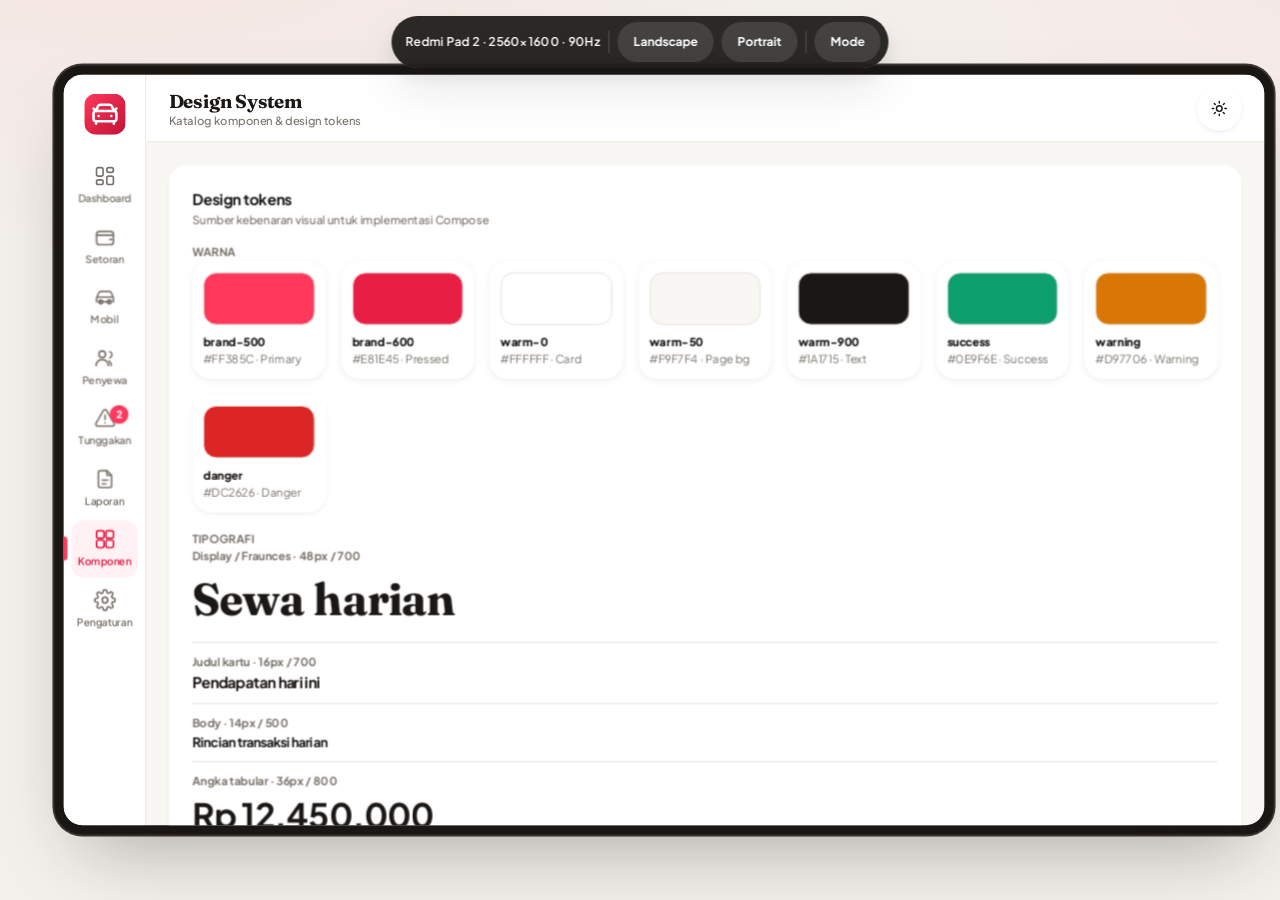
<file: prototype/components.html>
<!DOCTYPE html>
<html lang="id" data-theme="light">
<head>
<meta charset="UTF-8" />
<meta name="viewport" content="width=device-width, initial-scale=1.0" />
<title>Komponen — Klinik Net Design System</title>
<link rel="stylesheet" href="shared.css" />
</head>
<body>

<div class="preview-bar">
  <span>Redmi Pad 2 · 2560×1600 · 90Hz</span><span class="sep"></span>
  <button data-orient-btn data-orient="landscape">Landscape</button>
  <button data-orient-btn data-orient="portrait">Portrait</button>
  <span class="sep"></span><button id="theme-toggle">Mode</button>
</div>

<div class="viewport-stage">
  <div class="device-frame" id="device-frame">
    <div class="app-shell">
      <nav class="nav-rail" id="nav-rail"></nav>
      <div class="top-bar">
        <header class="top-bar-header">
          <div>
            <div class="page-title" id="page-title">Design System</div>
            <div class="page-subtitle" id="page-subtitle"></div>
          </div>
          <div class="top-bar-actions">
            <button class="btn btn-secondary btn-icon" id="theme-toggle-2" aria-label="Tema"></button>
          </div>
        </header>
        <main class="page-body" id="page-body">

          <!-- TOKENS -->
          <div class="card card-pad-lg mb-5">
            <div class="card-header">
              <div><div class="card-title">Design tokens</div><div class="card-sub">Sumber kebenaran visual untuk implementasi Compose</div></div>
            </div>
            <div class="text-xs text-tertiary font-bold mb-3">WARNA</div>
            <div class="kpi-grid mb-5" style="grid-template-columns:repeat(auto-fit,minmax(130px,1fr))" id="color-tokens"></div>
            <div class="text-xs text-tertiary font-bold mb-3">TIPOGRAFI</div>
            <div class="col gap-3" id="type-tokens"></div>
            <div class="divider"></div>
            <div class="row gap-5 wrap">
              <div><div class="text-xs text-tertiary font-bold mb-3">SPACING (4dp base)</div><div class="row gap-2" id="space-tokens"></div></div>
              <div><div class="text-xs text-tertiary font-bold mb-3">RADIUS</div><div class="row gap-2" id="radius-tokens"></div></div>
              <div><div class="text-xs text-tertiary font-bold mb-3">ELEVASI</div><div class="row gap-3" id="elev-tokens"></div></div>
            </div>
          </div>

          <!-- BUTTONS -->
          <div class="row gap-4 wrap mb-5" style="align-items:stretch">
            <div class="card card-pad-lg grow" style="min-width:360px">
              <div class="card-header"><div><div class="card-title">Tombol</div><div class="card-sub">Target sentuh ≥ 48dp</div></div></div>
              <div class="row gap-3 wrap mb-4">
                <button class="btn btn-primary">Primer</button>
                <button class="btn btn-secondary">Sekunder</button>
                <button class="btn btn-ghost">Ghost</button>
                <button class="btn btn-success">Sukses</button>
                <button class="btn btn-danger">Hapus</button>
              </div>
              <div class="row gap-3 wrap">
                <button class="btn btn-primary btn-lg">Besar</button>
                <button class="btn btn-secondary btn-sm">Kecil</button>
                <button class="btn btn-secondary btn-icon" aria-label="Icon">
                  <svg viewBox="0 0 24 24" fill="none" stroke="currentColor" stroke-width="2.1" stroke-linecap="round" style="width:18px;height:18px"><circle cx="11" cy="11" r="7"/><path d="m20 20-3.5-3.5"/></svg>
                </button>
                <button class="btn btn-primary btn-icon" aria-label="Tambah">
                  <svg viewBox="0 0 24 24" fill="none" stroke="currentColor" stroke-width="2.6" stroke-linecap="round" style="width:18px;height:18px"><path d="M12 5v14M5 12h14"/></svg>
                </button>
              </div>
              <div class="divider"></div>
              <div class="row gap-3 wrap">
                <div class="segmented"><button class="active">Opsi A</button><button>Opsi B</button><button>Opsi C</button></div>
                <label class="switch"><input type="checkbox" checked /><span class="switch-track"><span class="switch-thumb"></span></span><span class="text-sm font-bold">Aktif</span></label>
              </div>
            </div>

            <!-- FAB + speed dial -->
            <div class="card card-pad-lg" style="min-width:300px;position:relative;min-height:290px">
              <div class="card-header"><div><div class="card-title">FAB &amp; speed dial</div><div class="card-sub">Aksi utama mengambang</div></div></div>
              <div class="row gap-4 wrap">
                <button class="btn btn-primary" style="border-radius:var(--r-full);height:56px;padding:0 var(--sp-6);min-height:56px;box-shadow:var(--el-brand)">
                  <svg viewBox="0 0 24 24" fill="none" stroke="currentColor" stroke-width="2.6" style="width:20px;height:20px"><path d="M12 5v14M5 12h14"/></svg>
                  Setoran
                </button>
                <button class="btn btn-primary btn-icon" style="width:56px;min-height:56px;border-radius:var(--r-full)">
                  <svg viewBox="0 0 24 24" fill="none" stroke="currentColor" stroke-width="2.6" style="width:24px;height:24px"><path d="M12 5v14M5 12h14"/></svg>
                </button>
              </div>
              <div class="speed-dial" id="sd-demo" style="right:var(--sp-4);bottom:var(--sp-4)">
                <div class="sd-actions">
                  <div class="sd-action"><span class="sd-label">Tambah Mobil</span><button class="sd-btn" title="Mobil"><svg viewBox="0 0 24 24" fill="none" stroke="currentColor" stroke-width="1.9" stroke-linecap="round" style="width:22px;height:22px"><path d="M5 17h14M3 17v-4l2-5a3 3 0 0 1 2.8-2h8.4A3 3 0 0 1 19 8l2 5v4"/><circle cx="7.5" cy="17" r="2"/><circle cx="16.5" cy="17" r="2"/><path d="M4 12h16"/></svg></button></div>
                  <div class="sd-action"><span class="sd-label">Tambah Penyewa</span><button class="sd-btn" title="Penyewa"><svg viewBox="0 0 24 24" fill="none" stroke="currentColor" stroke-width="1.9" stroke-linecap="round" style="width:22px;height:22px"><circle cx="9" cy="8" r="3.5"/><path d="M2.5 20a6.5 6.5 0 0 1 13 0"/><path d="M17 5.2a3.5 3.5 0 0 1 0 6.6M18.5 20a6.4 6.4 0 0 0-2.2-4.8"/></svg></button></div>
                  <div class="sd-action"><span class="sd-label">Catat Setoran</span><button class="sd-btn" title="Setoran"><svg viewBox="0 0 24 24" fill="none" stroke="currentColor" stroke-width="1.9" stroke-linecap="round" style="width:22px;height:22px"><rect x="3" y="6" width="18" height="14" rx="3"/><path d="M3 10h18M17 14.5h2.5"/></svg></button></div>
                </div>
                <button class="sd-btn sd-toggle" style="width:60px;height:60px;background:var(--brand-500);color:#fff;box-shadow:var(--el-3)" aria-label="Buka menu cepat">
                  <svg viewBox="0 0 24 24" fill="none" stroke="currentColor" stroke-width="2.8" stroke-linecap="round" style="width:26px;height:26px"><path d="M12 5v14M5 12h14"/></svg>
                </button>
              </div>
            </div>
          </div>

          <!-- NUMPAD -->
          <div class="card card-pad-lg mb-5">
            <div class="card-header">
              <div><div class="card-title">Numpad rupiah</div><div class="card-sub">Tombol besar, "000", hapus, format ribuan otomatis</div></div>
              <div class="segmented" id="numpad-layout">
                <button class="active" data-layout="inline">Inline</button>
                <button data-layout="sheet">Bottom sheet</button>
              </div>
            </div>
            <div class="row gap-5 wrap">
              <div class="grow" style="min-width:300px;max-width:380px">
                <div class="numpad-shell" style="border:1px solid var(--border);border-radius:var(--r-lg);padding:var(--sp-4)">
                  <div class="numpad-display">
                    <div class="amount" id="np-demo-amount"><span class="rp">Rp</span> 0</div>
                    <div class="meta" id="np-demo-meta">Tarif harian: Rp 250.000</div>
                  </div>
                  <div class="numpad-grid" id="np-demo-grid">
                    <button class="numpad-key" data-key="7">7</button>
                    <button class="numpad-key" data-key="8">8</button>
                    <button class="numpad-key" data-key="9">9</button>
                    <button class="numpad-key fn" data-key="del">⌫</button>
                    <button class="numpad-key" data-key="4">4</button>
                    <button class="numpad-key" data-key="5">5</button>
                    <button class="numpad-key" data-key="6">6</button>
                    <button class="numpad-key fn" data-key="clear">C</button>
                    <button class="numpad-key" data-key="1">1</button>
                    <button class="numpad-key" data-key="2">2</button>
                    <button class="numpad-key" data-key="3">3</button>
                    <button class="numpad-key fn" data-key="000">000</button>
                    <button class="numpad-key" data-key="0">0</button>
                    <button class="numpad-key save" data-key="save">SIMPAN</button>
                  </div>
                </div>
              </div>
              <div class="grow col gap-3" style="min-width:260px">
                <div class="card card-outlined" style="box-shadow:none;padding:var(--sp-4)">
                  <div class="text-sm font-bold mb-2">Aturan format</div>
                  <ul class="col gap-2 text-sm text-secondary">
                    <li class="row gap-2"><span style="color:var(--brand-500)">→</span> Titik ribuan otomatis (id-ID locale)</li>
                    <li class="row gap-2"><span style="color:var(--brand-500)">→</span> Maksimal 12 digit (Rp 1 triliun)</li>
                    <li class="row gap-2"><span style="color:var(--brand-500)">→</span> Angka nol di depan dihapus otomatis</li>
                    <li class="row gap-2"><span style="color:var(--brand-500)">→</span> Tombol "000" untuk input cepat</li>
                    <li class="row gap-2"><span style="color:var(--brand-500)">→</span> Meta menampilkan sisa/kredit vs tarif harian</li>
                  </ul>
                </div>
                <button class="btn btn-secondary" id="btn-demo-sheet">Buka sebagai bottom sheet</button>
              </div>
            </div>
          </div>

          <!-- FORM CONTROLS -->
          <div class="row gap-4 wrap mb-5" style="align-items:stretch">
            <div class="card card-pad-lg grow" style="min-width:340px">
              <div class="card-header"><div><div class="card-title">Form &amp; filter</div><div class="card-sub">Input, pilih, chip, hari kerja</div></div></div>
              <div class="col gap-4">
                <div class="field">
                  <label class="field-label">Input dengan prefiks</label>
                  <div class="input-affix"><span class="affix">Rp</span><input class="input" value="250000" /></div>
                </div>
                <div class="field">
                  <label class="field-label">Input dengan error</label>
                  <input class="input is-error" value="B 1235 TF" />
                  <div class="field-error show"><span>Plat nomor B 1235 TF sudah dipakai unit lain</span></div>
                </div>
                <div class="field">
                  <label class="field-label">Select</label>
                  <select class="select"><option>BCA 0882199001</option><option>Mandiri 12400998811</option></select>
                </div>
                <div class="field">
                  <label class="field-label">Toggle hari kerja</label>
                  <div class="day-toggle">
                    <button class="day-chip off">Sen</button><button class="day-chip">Sel</button><button class="day-chip">Rab</button>
                    <button class="day-chip">Kam</button><button class="day-chip">Jum</button><button class="day-chip">Sab</button><button class="day-chip off">Min</button>
                  </div>
                </div>
                <div class="field">
                  <label class="field-label">Cari</label>
                  <div class="search-bar">
                    <svg viewBox="0 0 24 24" fill="none" stroke="currentColor" stroke-width="2.2"><circle cx="11" cy="11" r="7"/><path d="m20 20-3.5-3.5"/></svg>
                    <input placeholder="Cari plat, penyewa…" />
                  </div>
                </div>
                <div class="col gap-2">
                  <label class="field-label">Chip filter</label>
                  <div class="chips">
                    <button class="chip active">Semua <span class="count">10</span></button>
                    <button class="chip">Disewa <span class="count">8</span></button>
                    <button class="chip">Tersedia <span class="count">1</span></button>
                    <button class="chip">Servis <span class="count">1</span></button>
                  </div>
                </div>
              </div>
            </div>

            <div class="card card-pad-lg grow" style="min-width:320px">
              <div class="card-header"><div><div class="card-title">Badge &amp; status</div><div class="card-sub">Badge tingkat keterlambatan</div></div></div>
              <div class="row gap-2 wrap mb-5">
                <span class="badge badge-success"><span class="dot dot-success"></span>Lancar</span>
                <span class="badge badge-warning">1-2 Hari</span>
                <span class="badge badge-warning">3-6 Hari</span>
                <span class="badge badge-danger">7+ Hari</span>
                <span class="badge badge-info">Tersedia</span>
                <span class="badge badge-neutral">Nonaktif</span>
                <span class="badge badge-brand">Baru</span>
              </div>
              <div class="text-xs text-tertiary font-bold mb-3">PROGRESS</div>
              <div class="col gap-3">
                <div><div class="row-between text-xs mb-2"><span>Selesai</span><span>100%</span></div><div class="progress"><div class="progress-fill success" style="width:100%"></div></div></div>
                <div><div class="row-between text-xs mb-2"><span>Perlu perhatian</span><span>62%</span></div><div class="progress"><div class="progress-fill warning" style="width:62%"></div></div></div>
                <div><div class="row-between text-xs mb-2"><span>Kritis</span><span>28%</span></div><div class="progress"><div class="progress-fill danger" style="width:28%"></div></div></div>
              </div>
              <div class="divider"></div>
              <div class="text-xs text-tertiary font-bold mb-3">AVATAR</div>
              <div class="row gap-3">
                <div class="avatar">👨🏻</div><div class="avatar avatar-sm">👩🏽</div><div class="avatar avatar-lg">🧑🏻‍🦱</div>
              </div>
            </div>
          </div>

          <!-- STATES -->
          <div class="row gap-4 wrap mb-5" style="align-items:stretch">
            <div class="card grow" style="min-width:290px">
              <div class="card-header"><div><div class="card-title">Empty state</div><div class="card-sub">Belum ada data</div></div></div>
              <div class="empty-state" style="padding:var(--sp-6) 0">
                <div class="es-icon"><svg viewBox="0 0 24 24" fill="none" stroke="currentColor" stroke-width="1.5" stroke-linecap="round"><path d="M3 13h3l2-7h8l2 7h3"/><circle cx="7.5" cy="17.5" r="2"/><circle cx="16.5" cy="17.5" r="2"/><path d="M9 10h6M10.5 6h3"/></svg></div>
                <h3>Belum ada transaksi</h3><p>Transaksi akan muncul di sini setelah Anda mencatat setoran harian.</p>
                <button class="btn btn-primary mt-3">Catat Setoran</button>
              </div>
            </div>
            <div class="card grow" style="min-width:290px">
              <div class="card-header"><div><div class="card-title">Error state</div><div class="card-sub">Kegagalan &amp; pemulihan</div></div></div>
              <div class="error-state">
                <div class="err-icon"><svg viewBox="0 0 24 24" fill="none" stroke="currentColor" stroke-width="2" stroke-linecap="round"><path d="M12 8v5M12 16h.01"/><circle cx="12" cy="12" r="9"/></svg></div>
                <div class="font-bold">Gagal memuat data</div>
                <div class="text-sm text-tertiary">Database tidak dapat diakses</div>
                <button class="btn btn-secondary mt-2">Coba Lagi</button>
              </div>
            </div>
            <div class="card grow" style="min-width:290px">
              <div class="card-header"><div><div class="card-title">Loading skeleton</div><div class="card-sub">Saat memuat data</div></div></div>
              <div style="padding:var(--sp-2) 0">
                <div class="skel skel-title"></div>
                <div class="skel skel-line"></div><div class="skel skel-line" style="width:80%"></div>
                <div class="skel skel-line" style="width:64%"></div>
                <div class="skel skel-line" style="width:88%"></div>
              </div>
            </div>
          </div>

          <!-- OVERLAYS -->
          <div class="card card-pad-lg mb-5">
            <div class="card-header"><div><div class="card-title">Overlay &amp; umpan balik</div><div class="card-sub">Dialog, snackbar, konfirmasi</div></div></div>
            <div class="row gap-3 wrap">
              <button class="btn btn-secondary" id="btn-demo-dialog">Buka Dialog</button>
              <button class="btn btn-secondary" id="btn-demo-confirm">Konfirmasi Hapus</button>
              <button class="btn btn-secondary" id="btn-demo-snack">Snackbar</button>
              <button class="btn btn-secondary" id="btn-demo-snack-err">Snackbar Error</button>
              <button class="btn btn-secondary" id="btn-demo-skeleton">Tampilkan Skeleton</button>
            </div>
            <div id="skeleton-host" class="mt-4"></div>
          </div>

          <!-- ACCESSIBILITY -->
          <div class="card card-pad-lg">
            <div class="card-header"><div><div class="card-title">Catatan aksesibilitas</div><div class="card-sub">Standar yang dipakai di seluruh aplikasi</div></div></div>
            <div class="col gap-3 text-sm text-secondary" style="line-height:1.7">
              <div class="row gap-3"><span class="badge badge-success">AA</span> Kontras teks utama ≥ 4.5:1 (terang) dan ≥ 7:1 (gelap)</div>
              <div class="row gap-3"><span class="badge badge-success">48dp</span> Target sentuh minimum pada semua tombol, chip, dan baris tabel</div>
              <div class="row gap-3"><span class="badge badge-success">14sp</span> Ukuran teks minimum untuk label dan data</div>
              <div class="row gap-3"><span class="badge badge-success">90Hz</span> Transisi 200-300ms dengan cubic-bezier(.2,.8,.2,1)</div>
              <div class="row gap-3"><span class="badge badge-success">a11y</span> Focus ring 3px warna brand pada elemen interaktif</div>
              <div class="row gap-3"><span class="badge badge-success">a11y</span> Angka rupiah memakai tabular-nums agar mudah dibandingkan</div>
            </div>
          </div>

        </main>
      </div>
    </div>

    <!-- Demo dialog -->
    <div class="modal" id="demo-dialog">
      <div class="modal-header">
        <div><div class="card-title">Tambah Penyewa</div><div class="card-sub">Data untuk pengingat WhatsApp</div></div>
        <button class="btn btn-ghost btn-icon" data-close="demo-dialog" aria-label="Tutup">
          <svg viewBox="0 0 24 24" fill="none" stroke="currentColor" stroke-width="2.4"><path d="M18 6 6 18M6 6l12 12"/></svg>
        </button>
      </div>
      <div class="modal-body"><div class="form-grid">
        <div class="field span-2"><label class="field-label">Nama lengkap *</label><input class="input" placeholder="Nama sesuai KTP" /></div>
        <div class="field"><label class="field-label">No. HP *</label><input class="input" placeholder="0812-xxxx-xxxx" /></div>
        <div class="field"><label class="field-label">Alamat</label><input class="input" placeholder="Kecamatan, Kota" /></div>
      </div></div>
      <div class="modal-footer"><button class="btn btn-secondary" data-close="demo-dialog">Batal</button><button class="btn btn-primary" data-close="demo-dialog">Simpan</button></div>
    </div>

    <div class="scrim" id="scrim"></div>
    <div id="snackbar-host" style="position:absolute;inset:0;pointer-events:none;z-index:130"></div>
  </div>
</div>

<script src="data.js"></script>
<script src="shared.js"></script>
<script>
(function () {
  const store = window.klinikStore;
  window.Shell.render("components", { title: "Design System", subtitle: "Katalog komponen & design tokens" });
  const t2 = document.getElementById("theme-toggle-2");
  if (t2) { t2.innerHTML = window.I.sun; t2.addEventListener("click", () => { window.Device.toggleTheme(); t2.innerHTML = document.documentElement.getAttribute("data-theme")==="dark"?window.I.moon:window.I.sun; }); }

  /* tokens */
  const colors = [
    ["brand-500", "#FF385C", "Primary"], ["brand-600", "#E81E45", "Pressed"],
    ["warm-0", "#FFFFFF", "Card"], ["warm-50", "#F9F7F4", "Page bg"],
    ["warm-900", "#1A1715", "Text"], ["success", "#0E9F6E", "Success"],
    ["warning", "#D97706", "Warning"], ["danger", "#DC2626", "Danger"]
  ];
  document.getElementById("color-tokens").innerHTML = colors.map(([n, hex, use]) => `
    <div class="kpi" style="padding:var(--sp-3)">
      <div style="height:56px;border-radius:var(--r-md);background:${hex};border:1px solid var(--border);margin-bottom:10px"></div>
      <div class="text-xs font-800">${n}</div>
      <div class="text-xs text-tertiary">${hex} · ${use}</div>
    </div>`).join("");

  const types = [
    ["Display / Fraunces", "var(--font-display)", "48px / 700", "Sewa harian"],
    ["Judul kartu", "var(--font-body)", "16px / 700", "Pendapatan hari ini"],
    ["Body", "var(--font-body)", "14px / 500", "Rincian transaksi harian"],
    ["Angka tabular", "var(--font-body)", "36px / 800", "Rp 12.450.000"],
    ["Caption", "var(--font-body)", "12px / 700", "LABEL KECIL"]
  ];
  document.getElementById("type-tokens").innerHTML = types.map(([label, font, spec, sample]) => `
    <div class="row-between" style="border-bottom:1px solid var(--border);padding-bottom:10px">
      <div><div class="text-xs text-tertiary font-bold">${label} · ${spec}</div>
      <div style="font-family:${font};font-weight:700;font-size:${spec.split(" /")[0]};letter-spacing:-.5px">${sample}</div></div>
    </div>`).join("");

  document.getElementById("space-tokens").innerHTML = [4,8,12,16,20,24,32,48].map(v =>
    `<div class="col" style="align-items:center;gap:5px"><div style="width:22px;height:${v}px;background:var(--brand-300);border-radius:4px"></div><span class="text-xs font-bold">${v}</span></div>`).join("");
  document.getElementById("radius-tokens").innerHTML = [10,14,20,26,999].map(v =>
    `<div class="col" style="align-items:center;gap:5px"><div style="width:42px;height:42px;background:var(--brand-100);border-radius:${v}px;border:1.5px solid var(--brand-300)"></div><span class="text-xs font-bold">${v === 999 ? "full" : v}</span></div>`).join("");
  document.getElementById("elev-tokens").innerHTML = [["el-1","var(--el-1)"],["el-2","var(--el-2)"],["el-3","var(--el-3)"]].map(([n, sh]) =>
    `<div class="col" style="align-items:center;gap:5px"><div style="width:52px;height:52px;background:var(--bg-card);border-radius:var(--r-md);box-shadow:${sh}"></div><span class="text-xs font-bold">${n}</span></div>`).join("");

  /* numpad demo */
  window.UI.createNumpad({
    container: document.getElementById("np-demo-grid"),
    display: document.getElementById("np-demo-amount"),
    meta: document.getElementById("np-demo-meta"),
    metaText: (v) => {
      if (v === 0) return "Tarif harian: Rp 250.000";
      if (v === 250000) return "✓ Pas dengan tarif harian";
      if (v < 250000) return "Kurang Rp " + fmt.rp(250000 - v).replace("Rp ", "");
      return "Kredit Rp " + fmt.rp(v - 250000).replace("Rp ", "");
    },
    onSave: (v) => window.UI.toast("Nilai dikirim: " + fmt.rp(v))
  });
  document.getElementById("numpad-layout").addEventListener("click", e => {
    const b = e.target.closest("[data-layout]");
    if (!b) return;
    document.querySelectorAll("#numpad-layout button").forEach(x => x.classList.toggle("active", x === b));
    document.getElementById("btn-demo-sheet").style.display = b.getAttribute("data-layout") === "sheet" ? "inline-flex" : "none";
  });

  /* speed dial */
  const sd = document.getElementById("sd-demo");
  sd.querySelector(".sd-toggle").addEventListener("click", () => sd.classList.toggle("open"));
  document.body.addEventListener("click", e => {
    if (!sd.contains(e.target)) sd.classList.remove("open");
  });
  sd.querySelectorAll(".sd-btn:not(.sd-toggle)").forEach(b => b.addEventListener("click", () => {
    sd.classList.remove("open");
    window.UI.toast("Aksi: " + b.getAttribute("title"));
  }));

  /* overlays */
  document.getElementById("btn-demo-dialog").addEventListener("click", () => window.UI.openModal("demo-dialog"));
  document.querySelectorAll("[data-close='demo-dialog']").forEach(b => b.addEventListener("click", () => window.UI.closeModal("demo-dialog")));
  document.getElementById("btn-demo-confirm").addEventListener("click", async () => {
    const ok = await window.UI.confirm({
      title: "Hapus mobil B 1235 TF?",
      message: "Mobil akan dihapus dari daftar armada. Riwayat transaksi lama tetap tersimpan.",
      okLabel: "Hapus mobil", danger: true, reason: true
    });
    if (ok) window.UI.toast("Dibatalkan dengan alasan: " + (window.UI.lastConfirmReason || "—"));
  });
  document.getElementById("btn-demo-snack").addEventListener("click", () => window.UI.toast("Urungkan — setoran Rp 250.000 tersimpan", "success", "Urungkan", () => window.UI.toast("Dibatalkan")));
  document.getElementById("btn-demo-snack-err").addEventListener("click", () => window.UI.toast("Plat nomor B 1235 TF sudah dipakai unit lain", "error"));
  document.getElementById("btn-demo-skeleton").addEventListener("click", () => {
    window.showSkeleton(document.getElementById("skeleton-host"), 2);
    setTimeout(() => { document.getElementById("skeleton-host").innerHTML = ""; window.UI.toast("Data selesai dimuat"); }, 2200);
  });
  document.getElementById("btn-demo-sheet").style.display = "none";
  document.getElementById("btn-demo-sheet").addEventListener("click", () => {
    const np = document.getElementById("np-demo-grid").closest(".numpad-shell");
    const sheet = document.createElement("div");
    sheet.className = "bottom-sheet show";
    sheet.innerHTML = `<div class="bs-grip"></div><div class="modal-header"><div><div class="card-title">Catat Setoran</div><div class="card-sub">Budi Santoso · B 1235 TF</div></div><button class="btn btn-ghost btn-icon" data-x aria-label="Tutup"><svg viewBox="0 0 24 24" fill="none" stroke="currentColor" stroke-width="2.4"><path d="M18 6 6 18M6 6l12 12"/></svg></button></div>` + np.outerHTML;
    document.getElementById("device-frame").appendChild(sheet);
    const amt = sheet.querySelector(".amount"), meta = sheet.querySelector(".meta");
    window.UI.createNumpad({ container: sheet.querySelector(".numpad-grid"), display: amt, meta, metaText: (v) => v ? fmt.rp(v) + " siap disimpan" : "Masukkan nominal", onSave: (v) => { sheet.remove(); window.UI.toast("Tersimpan: " + fmt.rp(v)); } });
    sheet.querySelector("[data-x]").addEventListener("click", () => sheet.remove());
  });
})();
</script>
</body>
</html>
</file>
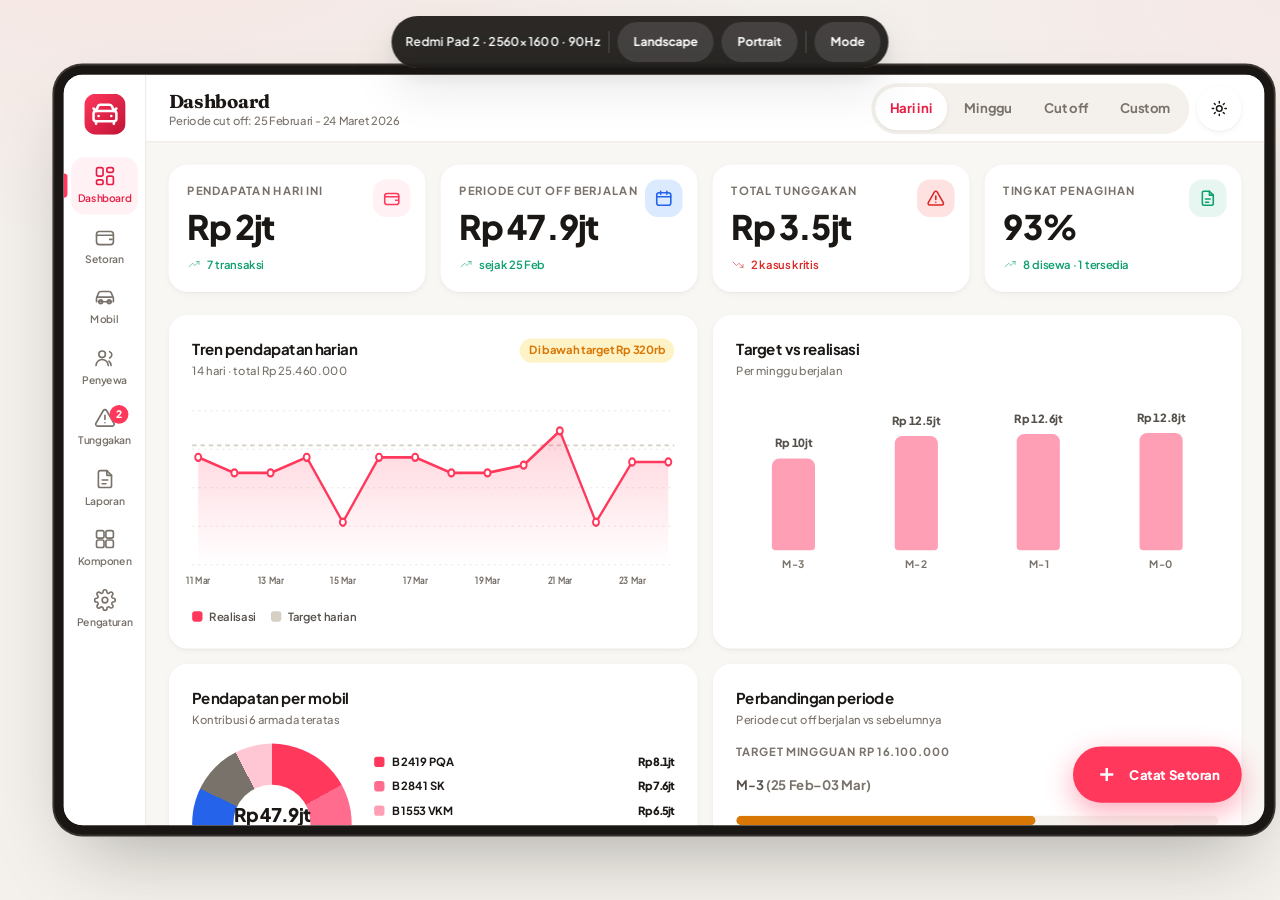
<file: prototype/dashboard.html>
<!DOCTYPE html>
<html lang="id" data-theme="light">
<head>
<meta charset="UTF-8" />
<meta name="viewport" content="width=device-width, initial-scale=1.0" />
<title>Dashboard — Klinik Net</title>
<link rel="stylesheet" href="shared.css" />
</head>
<body>

<div class="preview-bar">
  <span>Redmi Pad 2 · 2560×1600 · 90Hz</span><span class="sep"></span>
  <button data-orient-btn data-orient="landscape">Landscape</button>
  <button data-orient-btn data-orient="portrait">Portrait</button>
  <span class="sep"></span><button id="theme-toggle">Mode</button>
</div>

<div class="viewport-stage">
  <div class="device-frame" id="device-frame">
    <div class="app-shell">
      <nav class="nav-rail" id="nav-rail"></nav>
      <div class="top-bar">
        <header class="top-bar-header">
          <div>
            <div class="page-title" id="page-title">Dashboard</div>
            <div class="page-subtitle" id="page-subtitle"></div>
          </div>
          <div class="top-bar-actions">
            <div class="segmented" id="period-filter">
              <button data-period="today" class="active">Hari ini</button>
              <button data-period="week">Minggu</button>
              <button data-period="period">Cut off</button>
              <button data-period="custom">Custom</button>
            </div>
            <button class="btn btn-secondary btn-icon" id="theme-toggle-2" aria-label="Tema"></button>
          </div>
        </header>
        <main class="page-body" id="page-body">

          <!-- Custom range (hidden by default) -->
          <div class="card mb-5 hidden" id="custom-range">
            <div class="row gap-4 wrap">
              <div class="field" style="flex:1;min-width:180px">
                <label class="field-label">Dari tanggal</label>
                <input type="date" class="input" id="range-from" value="2026-03-01" />
              </div>
              <div class="field" style="flex:1;min-width:180px">
                <label class="field-label">Sampai tanggal</label>
                <input type="date" class="input" id="range-to" value="2026-03-29" />
              </div>
              <div class="field" style="justify-content:flex-end">
                <button class="btn btn-primary" id="apply-range">Terapkan</button>
              </div>
            </div>
          </div>

          <!-- KPI GRID -->
          <div class="kpi-grid" id="kpi-grid"></div>

          <!-- CHARTS ROW -->
          <div class="row gap-4 mt-6 wrap" style="align-items:stretch">
            <div class="card card-pad-lg grow" style="min-width:420px">
              <div class="card-header">
                <div>
                  <div class="card-title">Tren pendapatan harian</div>
                  <div class="card-sub" id="trend-sub">14 hari terakhir</div>
                </div>
                <span class="badge badge-brand" id="trend-badge"></span>
              </div>
              <div class="chart-box"><svg class="chart-line" id="line-chart" viewBox="0 0 640 220" preserveAspectRatio="none"></svg></div>
              <div class="chart-legend">
                <span class="legend-item"><span class="legend-swatch" style="background:var(--brand-500)"></span>Realisasi</span>
                <span class="legend-item"><span class="legend-swatch" style="background:var(--warm-300)"></span>Target harian</span>
              </div>
            </div>

            <div class="card card-pad-lg" style="flex:1;min-width:340px">
              <div class="card-header">
                <div><div class="card-title">Target vs realisasi</div><div class="card-sub">Per minggu berjalan</div></div>
              </div>
              <div id="weekly-bars" class="bars"></div>
            </div>
          </div>

          <!-- SECOND ROW -->
          <div class="row gap-4 mt-4 wrap" style="align-items:stretch">
            <div class="card card-pad-lg" style="flex:1;min-width:330px">
              <div class="card-header">
                <div><div class="card-title">Pendapatan per mobil</div><div class="card-sub">Kontribusi 6 armada teratas</div></div>
              </div>
              <div class="donut-wrap">
                <div class="donut" id="donut">
                  <div class="donut-center"><div><div class="dc-val" id="donut-val"></div><div class="dc-lbl">Total</div></div></div>
                </div>
                <div class="grow col gap-2" id="donut-legend"></div>
              </div>
            </div>

            <div class="card card-pad-lg grow" style="min-width:380px">
              <div class="card-header">
                <div><div class="card-title">Perbandingan periode</div><div class="card-sub">Periode cut off berjalan vs sebelumnya</div></div>
              </div>
              <div id="compare-rows" class="col gap-4"></div>
            </div>
          </div>

          <!-- RECENT PAYMENTS -->
          <div class="table-wrap mt-4">
            <div class="row-between" style="padding:var(--sp-4) var(--sp-5);border-bottom:1px solid var(--border)">
              <div class="card-title">Transaksi terakhir</div>
              <a class="btn btn-ghost btn-sm" href="payments.html">Lihat semua →</a>
            </div>
            <table class="data">
              <thead><tr><th>Tanggal</th><th>Penyewa</th><th>Plat</th><th>Bank</th><th>Referensi</th><th class="num">Nominal</th></tr></thead>
              <tbody id="recent-rows"></tbody>
            </table>
          </div>

        </main>
      </div>
    </div>

    <a class="fab" href="payments.html">
      <svg viewBox="0 0 24 24" fill="none" stroke="currentColor" stroke-width="2.6"><path d="M12 5v14M5 12h14"/></svg>
      Catat Setoran
    </a>

    <div class="scrim" id="scrim"></div>
    <div id="snackbar-host" style="position:absolute;inset:0;pointer-events:none;z-index:130"></div>
  </div>
</div>

<script src="data.js"></script>
<script src="shared.js"></script>
<script>
(function () {
  const store = window.klinikStore;
  const TODAY = window.SIM_TODAY;
  let period = "today";
  let custom = { from: "2026-03-01", to: TODAY };

  window.Shell.render("dashboard", {
    title: "Dashboard",
    subtitle: "Periode cut off: " + store.getCurrentCutoffPeriod().label
  });
  const t2 = document.getElementById("theme-toggle-2");
  if (t2) { t2.innerHTML = window.I.sun; t2.addEventListener("click", () => { window.Device.toggleTheme(); t2.innerHTML = document.documentElement.getAttribute("data-theme")==="dark"?window.I.moon:window.I.sun; }); }

  function range() {
    const p = store.getCurrentCutoffPeriod();
    if (period === "today") return { from: TODAY, to: TODAY, label: "Hari ini · " + fmt.date(TODAY) };
    if (period === "week") return { from: shiftDays(TODAY, -6), to: TODAY, label: "7 hari terakhir" };
    if (period === "period") return { from: p.startDateStr, to: TODAY, label: "Periode cut off berjalan" };
    return { ...custom, label: `${fmt.dateShort(custom.from)} – ${fmt.dateShort(custom.to)}` };
  }

  function shiftDays(iso, n) {
    const d = new Date(iso + "T00:00:00");
    d.setDate(d.getDate() + n);
    return `${d.getFullYear()}-${String(d.getMonth() + 1).padStart(2, "0")}-${String(d.getDate()).padStart(2, "0")}`;
  }

  function payInRange(from, to) {
    return store.getPayments().filter(p => p.status === "confirmed" && p.date >= from && p.date <= to);
  }

  /* ---------- KPIs ---------- */
  function renderKpis() {
    const m = store.getDashboardMetrics();
    const r = range();
    const inRange = payInRange(r.from, r.to);
    const sum = inRange.reduce((s, p) => s + p.amount, 0);

    const cards = [
      { label: "Pendapatan " + (period === "today" ? "hari ini" : period === "week" ? "7 hari" : "periode"),
        value: fmt.rpShort(sum), meta: `${inRange.length} transaksi`, icon: I.wallet,
        bg: "var(--brand-50)", color: "var(--brand-500)", trend: "up" },
      { label: "Periode cut off berjalan", value: fmt.rpShort(m.cutoffIncome),
        meta: `sejak ${fmt.dateShort(m.periodStart)}`, icon: I.calendar, bg: "var(--info-bg)", color: "var(--info)", trend: "up" },
      { label: "Total tunggakan", value: fmt.rpShort(m.totalArrears),
        meta: `${m.criticalArrearsCount} kasus kritis`, icon: I.alert, bg: "var(--danger-bg)", color: "var(--danger)", trend: "down" },
      { label: "Tingkat penagihan", value: m.collectionRate + "%",
        meta: `${m.rentedCars} disewa · ${m.availableCars} tersedia`, icon: I.report, bg: "var(--success-bg)", color: "var(--success)", trend: "up" }
    ];

    document.getElementById("kpi-grid").innerHTML = cards.map(c => `
      <div class="kpi stagger">
        <div class="kpi-label">${c.label}</div>
        <div class="kpi-value">${c.value}</div>
        <div class="kpi-meta ${c.trend === "up" ? "trend-up" : "trend-down"}">
          ${c.trend === "up" ? I.trendUp : I.trendDown}<span>${c.meta}</span>
        </div>
        <div class="kpi-icon" style="background:${c.bg};color:${c.color}">${c.icon}</div>
      </div>`).join("");
  }

  /* ---------- Line chart (SVG, pure) ---------- */
  function renderLine() {
    const days = [];
    for (let i = 13; i >= 0; i--) {
      const d = new Date(new Date(TODAY).getTime() - i * 86400000);
      days.push(d.toISOString().split("T")[0]);
    }
    const data = days.map(d => payInRange(d, d).reduce((s, p) => s + p.amount, 0));
    const target = store.getContracts().filter(c => c.status === "active")
      .reduce((s, c) => s + c.dailyRate, 0);

    const W = 640, H = 220, padL = 8, padR = 8, padT = 18, padB = 30;
    const max = Math.max(...data, target) * 1.15;
    const x = i => padL + (i * (W - padL - padR)) / (days.length - 1);
    const y = v => H - padB - (v / max) * (H - padT - padB);

    // Grid lines
    let grid = "";
    for (let g = 0; g <= 4; g++) {
      const gy = padT + (g * (H - padT - padB)) / 4;
      grid += `<line x1="0" y1="${gy}" x2="${W}" y2="${gy}" stroke="var(--border)" stroke-width="1" stroke-dasharray="3 5"/>`;
    }

    // Target line (dashed)
    const tY = y(target);
    const targetLine = `<line x1="0" y1="${tY}" x2="${W}" y2="${tY}" stroke="var(--warm-300)" stroke-width="2" stroke-dasharray="6 5"/>`;

    // Area path
    const pts = data.map((v, i) => `${x(i)},${y(v)}`).join(" ");
    const area = `M ${x(0)},${H - padB} L ${pts.split(" ").join(" L ")} L ${x(data.length-1)},${H - padB} Z`;

    // Line + dots
    const dots = data.map((v, i) =>
      `<circle cx="${x(i)}" cy="${y(v)}" r="4" fill="var(--bg-card)" stroke="var(--brand-500)" stroke-width="2.5"><title>${fmt.dateShort(days[i])}: ${fmt.rp(v)}</title></circle>`
    ).join("");

    // X labels (every other day)
    const labels = days.map((d, i) =>
      (i % 2 === 0 ? `<text x="${x(i)}" y="${H - 8}" font-size="11" font-weight="700" fill="var(--text-tertiary)" text-anchor="middle">${fmt.dateShort(d)}</text>` : "")
    ).join("");

    document.getElementById("line-chart").innerHTML = `
      <defs><linearGradient id="areaGrad" x1="0" y1="0" x2="0" y2="1">
        <stop offset="0%" stop-color="var(--brand-500)" stop-opacity="0.22"/>
        <stop offset="100%" stop-color="var(--brand-500)" stop-opacity="0"/>
      </linearGradient></defs>
      ${grid}${targetLine}
      <path d="${area}" fill="url(#areaGrad)"/>
      <polyline points="${pts}" fill="none" stroke="var(--brand-500)" stroke-width="3" stroke-linecap="round" stroke-linejoin="round"/>
      ${dots}${labels}`;

    const total = data.reduce((a, b) => a + b, 0);
    document.getElementById("trend-sub").textContent = `14 hari · total ${fmt.rp(total)}`;
    const badge = document.getElementById("trend-badge");
    badge.textContent = data[data.length - 1] >= target ? "Di atas target" : "Di bawah target " + fmt.rpShort(target - data[data.length-1]);
    badge.className = "badge " + (data[data.length - 1] >= target ? "badge-success" : "badge-warning");
  }

  /* ---------- Weekly bars ---------- */
  function renderBars() {
    const weeks = [
      { label: "M-3", from: shiftDays(TODAY, -27), to: shiftDays(TODAY, -21) },
      { label: "M-2", from: shiftDays(TODAY, -20), to: shiftDays(TODAY, -14) },
      { label: "M-1", from: shiftDays(TODAY, -13), to: shiftDays(TODAY, -7) },
      { label: "M-0", from: shiftDays(TODAY, -6), to: TODAY }
    ];
    const values = weeks.map(w => payInRange(w.from, w.to).reduce((s, p) => s + p.amount, 0));
    const targetWeek = store.getContracts().filter(c => c.status === "active").reduce((s, c) => s + c.dailyRate, 0) * 7;
    const max = Math.max(...values, targetWeek) * 1.1;

    document.getElementById("weekly-bars").innerHTML = weeks.map((w, i) => {
      const pctH = (values[i] / max) * 100;
      const hit = values[i] >= targetWeek;
      return `<div class="bar-col" title="${fmt.rp(values[i])}">
        <div class="bar-value">${fmt.rpShort(values[i])}</div>
        <div class="bar ${i === weeks.length - 1 ? "" : "alt"}" style="height:${Math.max(pctH, 3)}%;${hit ? "" : "background:var(--brand-300)"}"></div>
        <div class="bar-label">${w.label}</div>
      </div>`;
    }).join("");

    const rows = weeks.map((w, i) => `
      <div class="row-between text-sm">
        <span class="text-secondary font-bold">${w.label} <span class="text-tertiary font-normal">(${fmt.dateShort(w.from)}–${fmt.dateShort(w.to)})</span></span>
        <span class="num-display" style="font-size:var(--fs-sm)">${fmt.rp(values[i])}</span>
      </div>
      <div class="progress" style="margin-top:6px">
        <div class="progress-fill ${values[i] >= targetWeek ? "success" : "warning"}" style="width:${Math.min(100, (values[i]/targetWeek)*100)}%"></div>
      </div>`).join("");
    document.getElementById("compare-rows").innerHTML = `
      <div class="text-xs text-tertiary font-bold" style="letter-spacing:.6px;text-transform:uppercase">Target mingguan ${fmt.rp(targetWeek)}</div>
      ${rows}`;
  }

  /* ---------- Donut ---------- */
  function renderDonut() {
    const palette = ["#FF385C", "#FF6C8E", "#FF9FB5", "#D97706", "#0E9F6E", "#2563EB", "#79726A", "#FFC7D4"];
    const byCar = {};
    payInRange(store.getCurrentCutoffPeriod().startDateStr, TODAY).forEach(p => {
      const c = store.getContractById(p.contractId);
      if (!c) return;
      byCar[c.carId] = (byCar[c.carId] || 0) + p.amount;
    });
    const entries = Object.entries(byCar).sort((a, b) => b[1] - a[1]);
    const total = entries.reduce((s, e) => s + e[1], 0);
    if (!total) { document.getElementById("donut").style.background = "var(--bg-sunken)"; return; }

    let acc = 0;
    const stops = entries.map(([carId, val], i) => {
      const start = (acc / total) * 360;
      acc += val;
      const end = (acc / total) * 360;
      return `${palette[i % palette.length]} ${start}deg ${end}deg`;
    }).join(", ");

    document.getElementById("donut").style.background = `conic-gradient(${stops})`;
    document.getElementById("donut-val").textContent = fmt.rpShort(total);
    document.getElementById("donut-legend").innerHTML = entries.slice(0, 6).map(([carId, val], i) => {
      const car = store.getCarById(carId);
      return `<div class="row-between text-xs">
        <span class="row gap-2"><span class="legend-swatch" style="background:${palette[i % palette.length]}"></span>
        <b>${car ? car.plate : "—"}</b></span>
        <span class="num-display" style="font-size:var(--fs-xs)">${fmt.rpShort(val)}</span>
      </div>`;
    }).join("");
  }

  /* ---------- Recent table ---------- */
  function renderRecent() {
    const rows = store.getPayments().filter(p => p.status === "confirmed").slice(0, 8).map(p => {
      const c = store.getContractById(p.contractId);
      const r = c ? store.getRenterById(c.renterId) : null;
      const car = c ? store.getCarById(c.carId) : null;
      return `<tr>
        <td><b>${fmt.dateShort(p.date)}</b></td>
        <td>${r ? r.name : "—"}</td>
        <td>${car ? car.plate : "—"}</td>
        <td class="text-tertiary">${p.bank.split(" ")[0]}</td>
        <td class="text-tertiary text-xs">${p.referenceNo}</td>
        <td class="num">${fmt.rp(p.amount)}</td>
      </tr>`;
    }).join("");
    document.getElementById("recent-rows").innerHTML = rows;
  }

  /* ---------- Filters ---------- */
  document.getElementById("period-filter").addEventListener("click", e => {
    const btn = e.target.closest("[data-period]");
    if (!btn) return;
    period = btn.getAttribute("data-period");
    document.querySelectorAll("#period-filter button").forEach(b => b.classList.toggle("active", b === btn));
    document.getElementById("custom-range").classList.toggle("hidden", period !== "custom");
    renderAll();
  });
  document.getElementById("apply-range").addEventListener("click", () => {
    custom.from = document.getElementById("range-from").value;
    custom.to = document.getElementById("range-to").value;
    renderAll();
    window.UI.toast("Rentang kustom diterapkan");
  });

  function renderAll() { renderKpis(); renderLine(); renderBars(); renderDonut(); renderRecent(); }
  renderAll();
  window.addEventListener("klinik_data_changed", renderAll);
  window.addEventListener("orientation_changed", renderAll);
})();
</script>
</body>
</html>
</file>
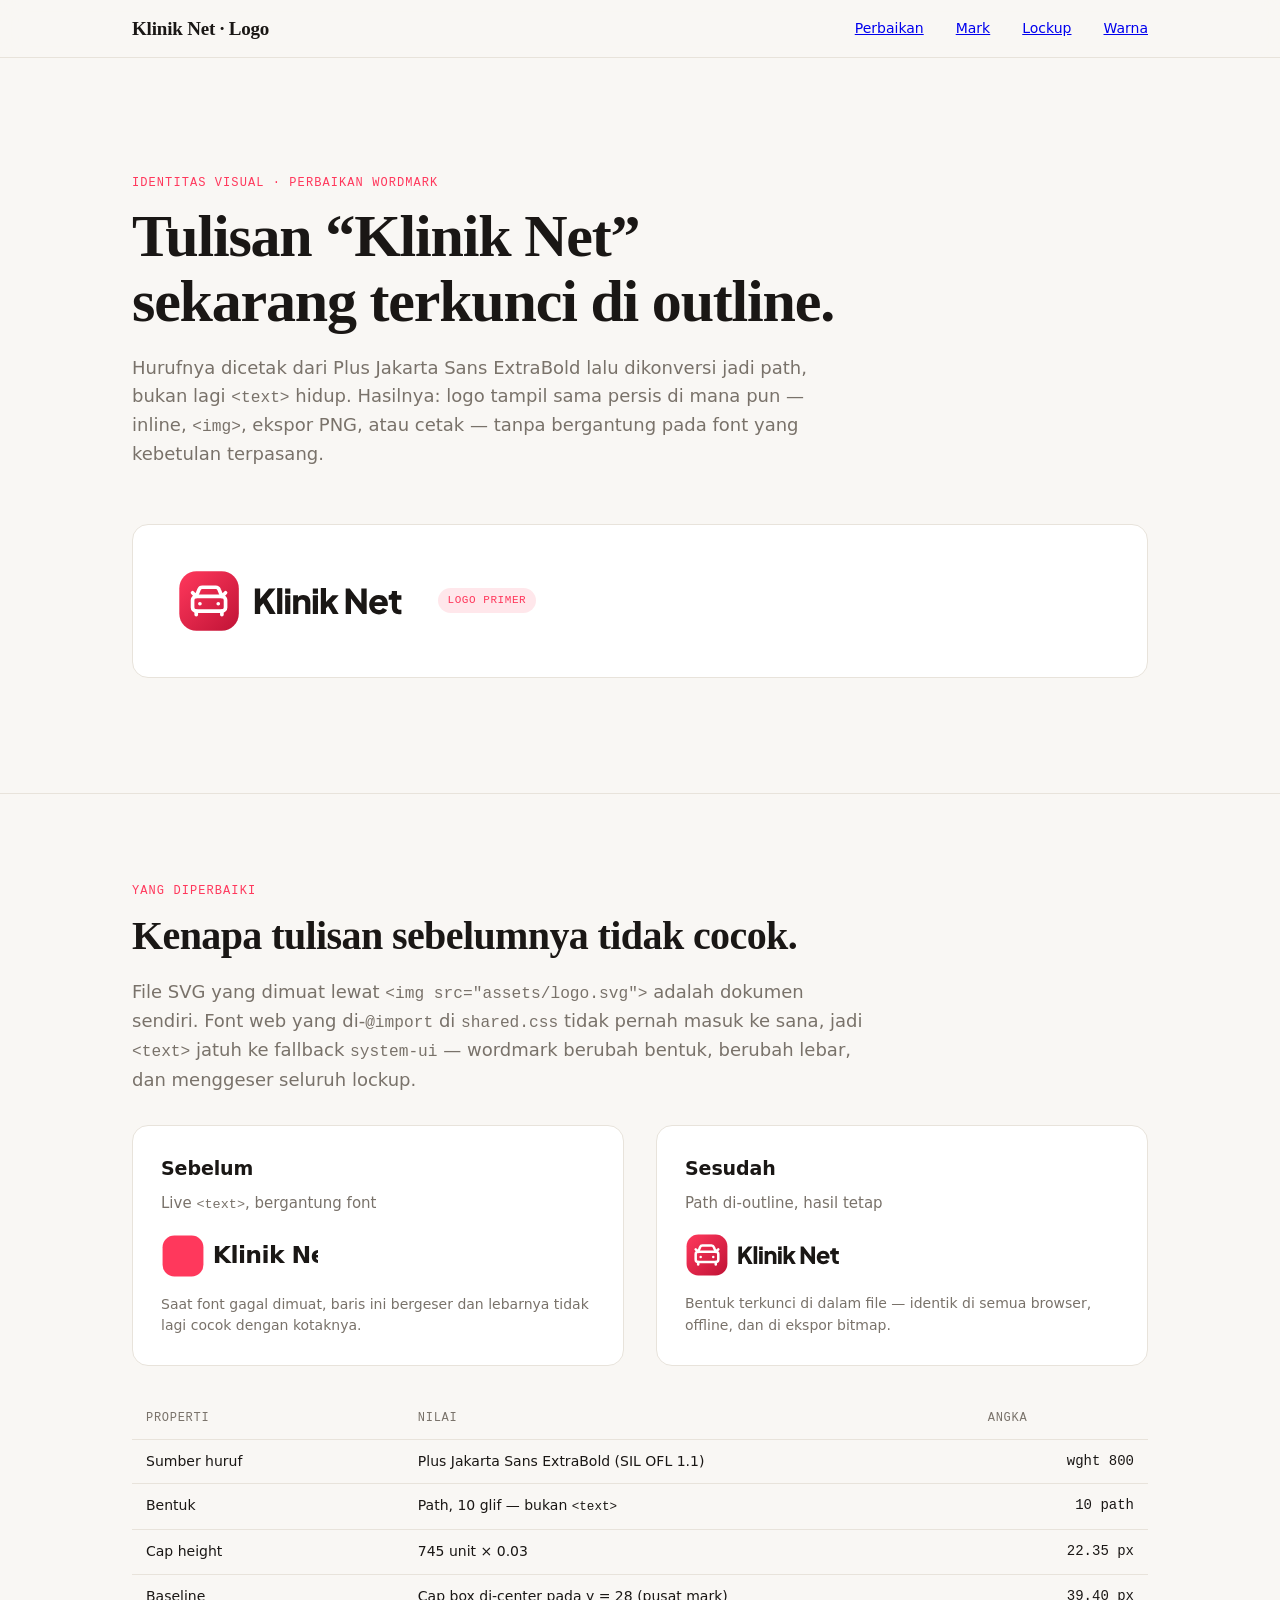
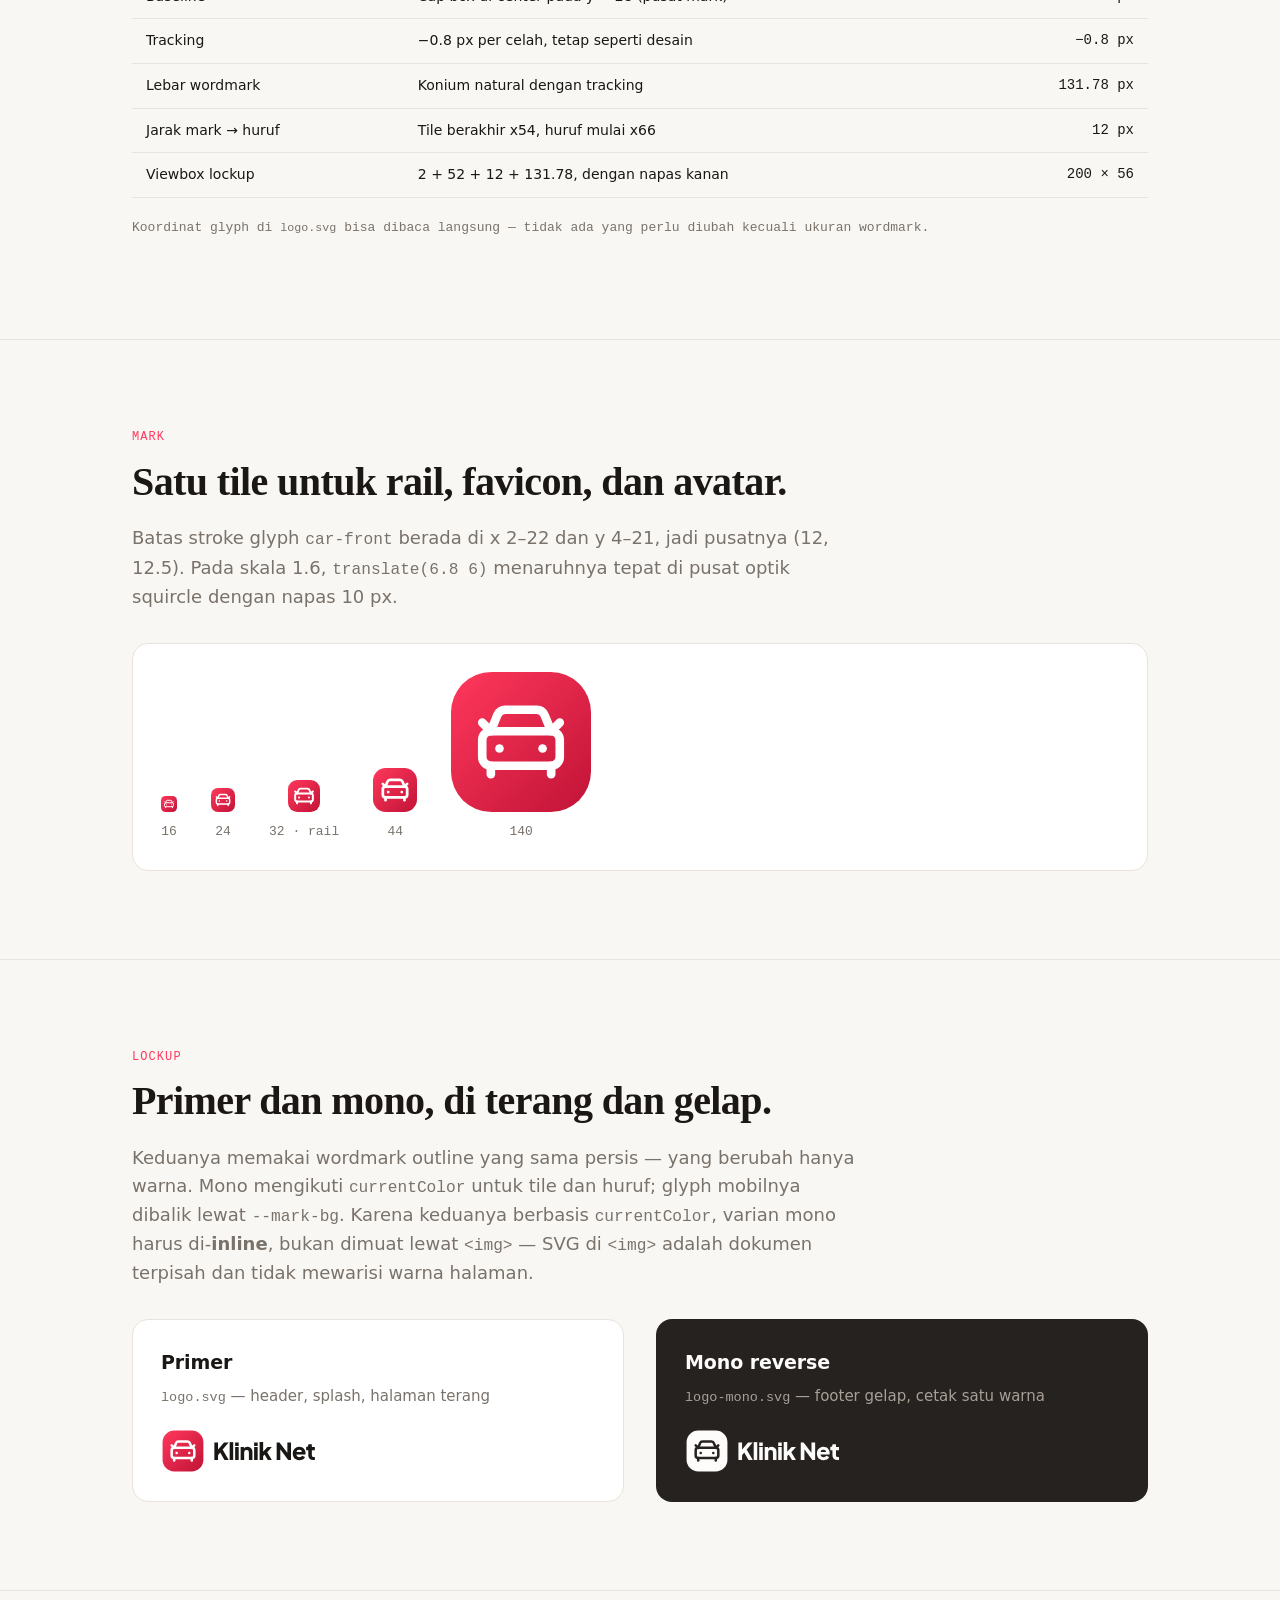
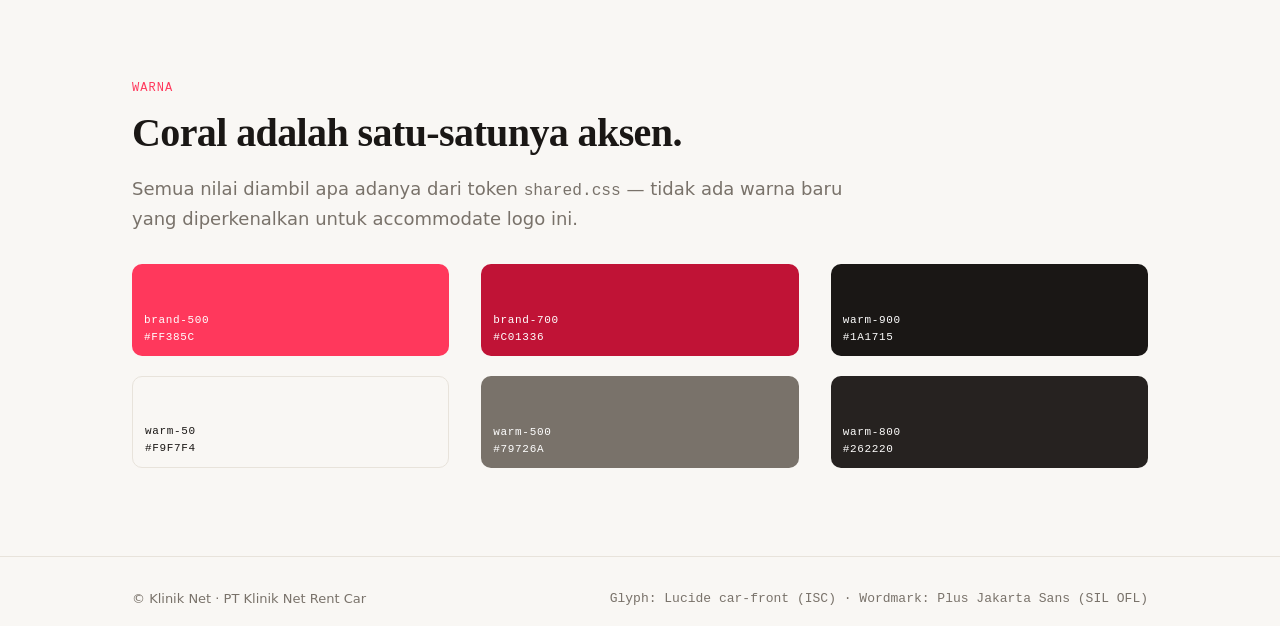
<file: prototype/klinik-net-logo.html>
<!doctype html>
<html lang="id">
<head>
<meta charset="UTF-8" />
<meta name="viewport" content="width=device-width, initial-scale=1" />
<title>Logo Klinik Net — wordmark di-outline</title>
<style>
  :root {
    --bg:      #F9F7F4;
    --surface: #FFFFFF;
    --fg:      #1A1715;
    --muted:   #79726A;
    --border:  #E8E3DB;
    --accent:  #FF385C;
    --accent-soft: color-mix(in oklch, var(--accent) 12%, transparent);
    --stage-dark: #262220;
    --stage-dark-ink: #FDFCFB;
    --font-display: "Fraunces", Georgia, "Times New Roman", serif;
    --font-body:    "Plus Jakarta Sans", -apple-system, "Segoe UI", system-ui, sans-serif;
    --font-mono:    ui-monospace, "JetBrains Mono", "SF Mono", Menlo, monospace;
    --fs-h1: clamp(38px, 5vw, 60px);
    --fs-h2: clamp(28px, 3.4vw, 40px);
    --fs-h3: 19px;
    --fs-lead: 18px;
    --fs-body: 16px;
    --fs-meta: 13px;
    --gap-xs: 8px; --gap-sm: 12px; --gap-md: 20px; --gap-lg: 32px; --gap-xl: 56px; --gap-2xl: 88px;
    --container: 1080px; --gutter: 32px;
    --radius: 10px; --radius-lg: 16px;
  }
  *, *::before, *::after { box-sizing: border-box; }
  html { -webkit-text-size-adjust: 100%; }
  body {
    margin: 0; background: var(--bg); color: var(--fg);
    font-family: var(--font-body); font-size: var(--fs-body); line-height: 1.55;
    text-rendering: optimizeLegibility; -webkit-font-smoothing: antialiased;
  }
  img, svg { display: block; max-width: 100%; }
  p { text-wrap: pretty; } h1, h2, h3 { text-wrap: balance; }

  .container { max-width: var(--container); margin-inline: auto; padding-inline: var(--gutter); }
  .section { padding-block: clamp(44px, 7vw, var(--gap-2xl)); }
  .section + .section { border-top: 1px solid var(--border); }
  .h1, h1 { font-family: var(--font-display); font-size: var(--fs-h1); line-height: 1.08; letter-spacing: -0.02em; margin: 0; }
  .h2, h2 { font-family: var(--font-display); font-size: var(--fs-h2); line-height: 1.14; letter-spacing: -0.015em; margin: 0 0 var(--gap-md); }
  .h3, h3 { font-size: var(--fs-h3); font-weight: 700; letter-spacing: -0.005em; margin: 0 0 var(--gap-xs); }
  .lead { font-size: var(--fs-lead); color: var(--muted); max-width: 64ch; margin: 0; line-height: 1.55; }
  .eyebrow { font-family: var(--font-mono); font-size: 12px; letter-spacing: 0.09em; text-transform: uppercase; color: var(--accent); margin: 0 0 var(--gap-sm); }
  .meta { font-family: var(--font-mono); font-size: var(--fs-meta); color: var(--muted); }
  code { font-family: var(--font-mono); font-size: 0.9em; }

  .card { background: var(--surface); border: 1px solid var(--border); border-radius: var(--radius-lg); padding: 28px; }
  .card p { margin: 0; color: var(--muted); font-size: 15px; }
  .grid-2 { display: grid; grid-template-columns: 1fr 1fr; gap: var(--gap-lg); }
  .grid-3 { display: grid; grid-template-columns: repeat(3, 1fr); gap: var(--gap-lg); }
  @media (max-width: 920px) { .grid-2, .grid-3 { grid-template-columns: 1fr; } }

  .hero { padding-block: clamp(60px, 9vw, 120px); }
  .stage { padding: 44px; background: var(--surface); border: 1px solid var(--border); border-radius: var(--radius-lg); display: flex; align-items: center; gap: 32px; flex-wrap: wrap; }
  .stage > img { height: 64px; width: auto; }

  .pill { display: inline-flex; align-items: center; gap: 6px; padding: 4px 10px; background: var(--accent-soft);
          color: var(--accent); border-radius: 999px; font-family: var(--font-mono); font-size: 11px;
          letter-spacing: 0.05em; text-transform: uppercase; }

  .ds-table { width: 100%; border-collapse: collapse; font-size: 14px; }
  .ds-table th, .ds-table td { padding: 11px 14px; text-align: left; border-bottom: 1px solid var(--border); vertical-align: top; }
  .ds-table th { color: var(--muted); font-weight: 500; font-family: var(--font-mono); font-size: 12px; letter-spacing: 0.06em; text-transform: uppercase; }
  .ds-table td.n { font-family: var(--font-mono); font-variant-numeric: tabular-nums; text-align: right; white-space: nowrap; }

  .swatch { height: 92px; border-radius: var(--radius); display: grid; align-content: end; gap: 2px; padding: 10px 12px;
            font-family: var(--font-mono); font-size: 11px; letter-spacing: 0.06em; }

  .scale-strip { display: flex; align-items: flex-end; gap: 34px; flex-wrap: wrap; }
  .scale-item { display: flex; flex-direction: column; align-items: center; gap: 10px; }

  .dark-stage { background: var(--stage-dark); border-color: transparent; color: var(--stage-dark-ink); }
  .dark-stage h3 { color: var(--stage-dark-ink); }
  .dark-stage p { color: #A8A096; }
  .dark-stage > img { filter: none; }

  .pagefoot { padding-block: var(--gap-lg); color: var(--muted); font-size: 13px; border-top: 1px solid var(--border); }
</style>
</head>
<body>

<header data-od-id="topnav" style="position:sticky;top:0;z-index:10;background:color-mix(in oklch, var(--bg) 92%, transparent);backdrop-filter:blur(12px);border-bottom:1px solid var(--border)">
  <div class="container" style="display:flex;align-items:center;justify-content:space-between;padding-block:14px">
    <span style="font-family:var(--font-display);font-size:19px;font-weight:600;letter-spacing:-0.01em">Klinik Net · Logo</span>
    <nav style="display:flex;gap:var(--gap-lg);font-size:14px">
      <a href="#perbaikan">Perbaikan</a><a href="#mark">Mark</a><a href="#lockup">Lockup</a><a href="#warna">Warna</a>
    </nav>
  </div>
</header>

<main id="content">

  <section class="section hero" data-od-id="hero">
    <div class="container">
      <p class="eyebrow">Identitas visual · perbaikan wordmark</p>
      <h1>Tulisan “Klinik Net” sekarang terkunci di outline.</h1>
      <p class="lead" style="margin-top:var(--gap-md)">Hurufnya dicetak dari Plus Jakarta Sans ExtraBold lalu dikonversi jadi path, bukan lagi <code>&lt;text&gt;</code> hidup. Hasilnya: logo tampil sama persis di mana pun — inline, <code>&lt;img&gt;</code>, ekspor PNG, atau cetak — tanpa bergantung pada font yang kebetulan terpasang.</p>
      <div class="stage" style="margin-top:var(--gap-xl)">
        <img src="assets/logo.svg" alt="Logo Klinik Net" />
        <span class="pill">Logo primer</span>
      </div>
    </div>
  </section>

  <section class="section" id="perbaikan" data-od-id="perbaikan">
    <div class="container">
      <p class="eyebrow">Yang diperbaiki</p>
      <h2>Kenapa tulisan sebelumnya tidak cocok.</h2>
      <p class="lead" style="margin-bottom:var(--gap-lg)">File SVG yang dimuat lewat <code>&lt;img src="assets/logo.svg"&gt;</code> adalah dokumen sendiri. Font web yang di-<code>@import</code> di <code>shared.css</code> tidak pernah masuk ke sana, jadi <code>&lt;text&gt;</code> jatuh ke fallback <code>system-ui</code> — wordmark berubah bentuk, berubah lebar, dan menggeser seluruh lockup.</p>

      <div class="grid-2" style="margin-bottom:var(--gap-lg)">
        <div class="card">
          <h3>Sebelum</h3>
          <p style="margin-bottom:18px">Live <code>&lt;text&gt;</code>, bergantung font</p>
          <svg style="height:44px;width:auto" viewBox="0 0 200 56" role="img" aria-label="Versi lama">
            <rect x="2" y="2" width="52" height="52" rx="15" fill="#FF385C"/>
            <text x="66" y="37" font-family="'Plus Jakarta Sans', system-ui, sans-serif" font-size="30" font-weight="800" fill="#1A1715" letter-spacing="-0.8">Klinik Net</text>
          </svg>
          <p style="margin-top:16px;font-size:14px">Saat font gagal dimuat, baris ini bergeser dan lebarnya tidak lagi cocok dengan kotaknya.</p>
        </div>
        <div class="card">
          <h3>Sesudah</h3>
          <p style="margin-bottom:18px">Path di-outline, hasil tetap</p>
          <img src="assets/logo.svg" alt="Logo Klinik Net" style="height:44px;width:auto" />
          <p style="margin-top:16px;font-size:14px">Bentuk terkunci di dalam file — identik di semua browser, offline, dan di ekspor bitmap.</p>
        </div>
      </div>

      <table class="ds-table">
        <thead><tr><th>Properti</th><th>Nilai</th><th class="n">Angka</th></tr></thead>
        <tbody>
          <tr><td>Sumber huruf</td><td>Plus Jakarta Sans ExtraBold (SIL OFL 1.1)</td><td class="n">wght 800</td></tr>
          <tr><td>Bentuk</td><td>Path, 10 glif — bukan <code>&lt;text&gt;</code></td><td class="n">10 path</td></tr>
          <tr><td>Cap height</td><td>745 unit × 0.03</td><td class="n">22.35 px</td></tr>
          <tr><td>Baseline</td><td>Cap box di-center pada y = 28 (pusat mark)</td><td class="n">39.40 px</td></tr>
          <tr><td>Tracking</td><td>−0.8 px per celah, tetap seperti desain</td><td class="n">−0.8 px</td></tr>
          <tr><td>Lebar wordmark</td><td>Konium natural dengan tracking</td><td class="n">131.78 px</td></tr>
          <tr><td>Jarak mark → huruf</td><td>Tile berakhir x54, huruf mulai x66</td><td class="n">12 px</td></tr>
          <tr><td>Viewbox lockup</td><td>2 + 52 + 12 + 131.78, dengan napas kanan</td><td class="n">200 × 56</td></tr>
        </tbody>
      </table>
      <p class="meta" style="margin-top:var(--gap-md)">Koordinat glyph di <code>logo.svg</code> bisa dibaca langsung — tidak ada yang perlu diubah kecuali ukuran wordmark.</p>
    </div>
  </section>

  <section class="section" id="mark" data-od-id="mark">
    <div class="container">
      <p class="eyebrow">Mark</p>
      <h2>Satu tile untuk rail, favicon, dan avatar.</h2>
      <p class="lead" style="margin-bottom:var(--gap-lg)">Batas stroke glyph <code>car-front</code> berada di x 2–22 dan y 4–21, jadi pusatnya (12, 12.5). Pada skala 1.6, <code>translate(6.8 6)</code> menaruhnya tepat di pusat optik squircle dengan napas 10 px.</p>
      <div class="card">
        <div class="scale-strip">
          <div class="scale-item"><img src="assets/logo-mark.svg" alt="Mark 16 px" width="16" height="16" /><span class="meta">16</span></div>
          <div class="scale-item"><img src="assets/logo-mark.svg" alt="Mark 24 px" width="24" height="24" /><span class="meta">24</span></div>
          <div class="scale-item"><img src="assets/logo-mark.svg" alt="Mark 32 px" width="32" height="32" /><span class="meta">32 · rail</span></div>
          <div class="scale-item"><img src="assets/logo-mark.svg" alt="Mark 44 px" width="44" height="44" /><span class="meta">44</span></div>
          <div class="scale-item"><img src="assets/logo-mark.svg" alt="Mark 140 px" width="140" height="140" /><span class="meta">140</span></div>
        </div>
      </div>
    </div>
  </section>

  <section class="section" id="lockup" data-od-id="lockup">
    <div class="container">
      <p class="eyebrow">Lockup</p>
      <h2>Primer dan mono, di terang dan gelap.</h2>
      <p class="lead" style="margin-bottom:var(--gap-lg)">Keduanya memakai wordmark outline yang sama persis — yang berubah hanya warna. Mono mengikuti <code>currentColor</code> untuk tile dan huruf; glyph mobilnya dibalik lewat <code>--mark-bg</code>. Karena keduanya berbasis <code>currentColor</code>, varian mono harus di-<strong>inline</strong>, bukan dimuat lewat <code>&lt;img&gt;</code> — SVG di <code>&lt;img&gt;</code> adalah dokumen terpisah dan tidak mewarisi warna halaman.</p>
      <div class="grid-2">
        <div class="card">
          <h3>Primer</h3>
          <p style="margin-bottom:20px"><code>logo.svg</code> — header, splash, halaman terang</p>
          <img src="assets/logo.svg" alt="Logo primer" style="height:44px;width:auto" />
        </div>
        <div class="card dark-stage">
          <h3>Mono reverse</h3>
          <p style="margin-bottom:20px"><code>logo-mono.svg</code> — footer gelap, cetak satu warna</p>
          <!-- Inlined, not <img>: an SVG loaded through <img> is its own document,
               so neither currentColor nor --mark-bg reaches it and the tile would
               always render black. Inline it and both resolve from this page. -->
          <svg style="height:44px;width:auto;color:#FDFCFB;--mark-bg:#262220" viewBox="0 0 200 56" role="img" aria-label="Logo mono">
            <g transform="translate(2 2)">
              <rect width="52" height="52" rx="15" fill="currentColor"/>
              <g transform="translate(6.8 6) scale(1.6)" fill="none" stroke="var(--mark-bg, #FFFFFF)" stroke-width="2" stroke-linecap="round" stroke-linejoin="round">
                <path d="m21 8-2 2-1.5-3.7A2 2 0 0 0 15.646 5H8.4a2 2 0 0 0-1.903 1.257L5 10 3 8"/>
                <path d="M7 14h.01"/><path d="M17 14h.01"/>
                <rect width="18" height="8" x="3" y="10" rx="2"/>
                <path d="M5 18v2"/><path d="M19 18v2"/>
              </g>
            </g>
            <g transform="translate(66 0)" fill="currentColor" fill-rule="nonzero" aria-hidden="true">
              <path transform="translate(0.00 39.40) scale(0.03 -0.03)" d="M66 0V745H221V372L178 387L476 745H670L375 389L384 499L676 0H495L313 315L221 204V0Z"/>
              <path transform="translate(19.81 39.40) scale(0.03 -0.03)" d="M55 0V757H205V0Z"/>
              <path transform="translate(26.81 39.40) scale(0.03 -0.03)" d="M55 0V546H205V0ZM55 595V745H205V595Z"/>
              <path transform="translate(33.81 39.40) scale(0.03 -0.03)" d="M55 0V546H195V438L187 462Q206 511 248.5 534.5Q291 558 348 558Q410 558 456.5 532Q503 506 529 459.5Q555 413 555 350.7V0H405V319Q405 351 392.5 374Q380 397 357.41 410Q334.81 423 305.41 423Q276 423 253 410Q230 397 217.5 374Q205 351 205 319V0Z"/>
              <path transform="translate(50.98 39.40) scale(0.03 -0.03)" d="M55 0V546H205V0ZM55 595V745H205V595Z"/>
              <path transform="translate(57.98 39.40) scale(0.03 -0.03)" d="M55 0V757H205V272L149 290L390 546H575L377 326L574 0H404L239 277L326 299L159 117L205 204V0Z"/>
              <path transform="translate(79.36 39.40) scale(0.03 -0.03)" d="M66 0V745H185L585 218L521 203V745H676V0H556L163 531L221 546V0Z"/>
              <path transform="translate(100.82 39.40) scale(0.03 -0.03)" d="M318 -12Q231 -12 167 26.5Q103 65 68 130Q33 195 33 274Q33 356 69.5 420Q106 484 168 521Q230 558 308 558Q373 558 423 537.5Q473 517 507.5 480Q542 443 560 394.5Q578 346 578 289Q578 273 576.5 257.5Q575 242 571 231H162V341H486L415 289Q425 332 414 365.5Q403 399 375.5 418.5Q348 438 308 438Q269 438 241 419Q213 400 199 363Q185 326 188 273Q184 227 199 192Q214 157 245 137.5Q276 118 320 118Q360 118 388.5 134Q417 150 433 178L553 121Q537 81 502.5 51Q468 21 421 4.5Q374 -12 318 -12Z"/>
              <path transform="translate(118.35 39.40) scale(0.03 -0.03)" d="M318 -6Q219 -6 164.5 47.5Q110 101 110 197V416H18V546H23Q65 546 87.5 567Q110 588 110 630V670H260V546H388V416H260V207Q260 179 270 160.5Q280 142 301 133Q322 124 353 124Q360 124 369 125Q378 126 388 127V0Q373 -2 354 -4Q335 -6 318 -6Z"/>
            </g>
          </svg>
        </div>
      </div>
    </div>
  </section>

  <section class="section" id="warna" data-od-id="warna">
    <div class="container">
      <p class="eyebrow">Warna</p>
      <h2>Coral adalah satu-satunya aksen.</h2>
      <p class="lead" style="margin-bottom:var(--gap-lg)">Semua nilai diambil apa adanya dari token <code>shared.css</code> — tidak ada warna baru yang diperkenalkan untuk accommodate logo ini.</p>
      <div class="grid-3">
        <div class="swatch" style="background:#FF385C;color:#fff">brand-500<br />#FF385C</div>
        <div class="swatch" style="background:#C01336;color:#fff">brand-700<br />#C01336</div>
        <div class="swatch" style="background:#1A1715;color:#fff">warm-900<br />#1A1715</div>
      </div>
      <div class="grid-3" style="margin-top:var(--gap-md)">
        <div class="swatch" style="background:#F9F7F4;border:1px solid #E8E3DB">warm-50<br />#F9F7F4</div>
        <div class="swatch" style="background:#79726A;color:#fff">warm-500<br />#79726A</div>
        <div class="swatch" style="background:#262220;color:#FDFCFB">warm-800<br />#262220</div>
      </div>
    </div>
  </section>

</main>

<footer class="pagefoot" data-od-id="footer">
  <div class="container" style="display:flex;align-items:center;justify-content:space-between;gap:var(--gap-md);flex-wrap:wrap">
    <span>© Klinik Net · PT Klinik Net Rent Car</span>
    <span class="meta">Glyph: Lucide car-front (ISC) · Wordmark: Plus Jakarta Sans (SIL OFL)</span>
  </div>
</footer>

</body>
</html>
</file>
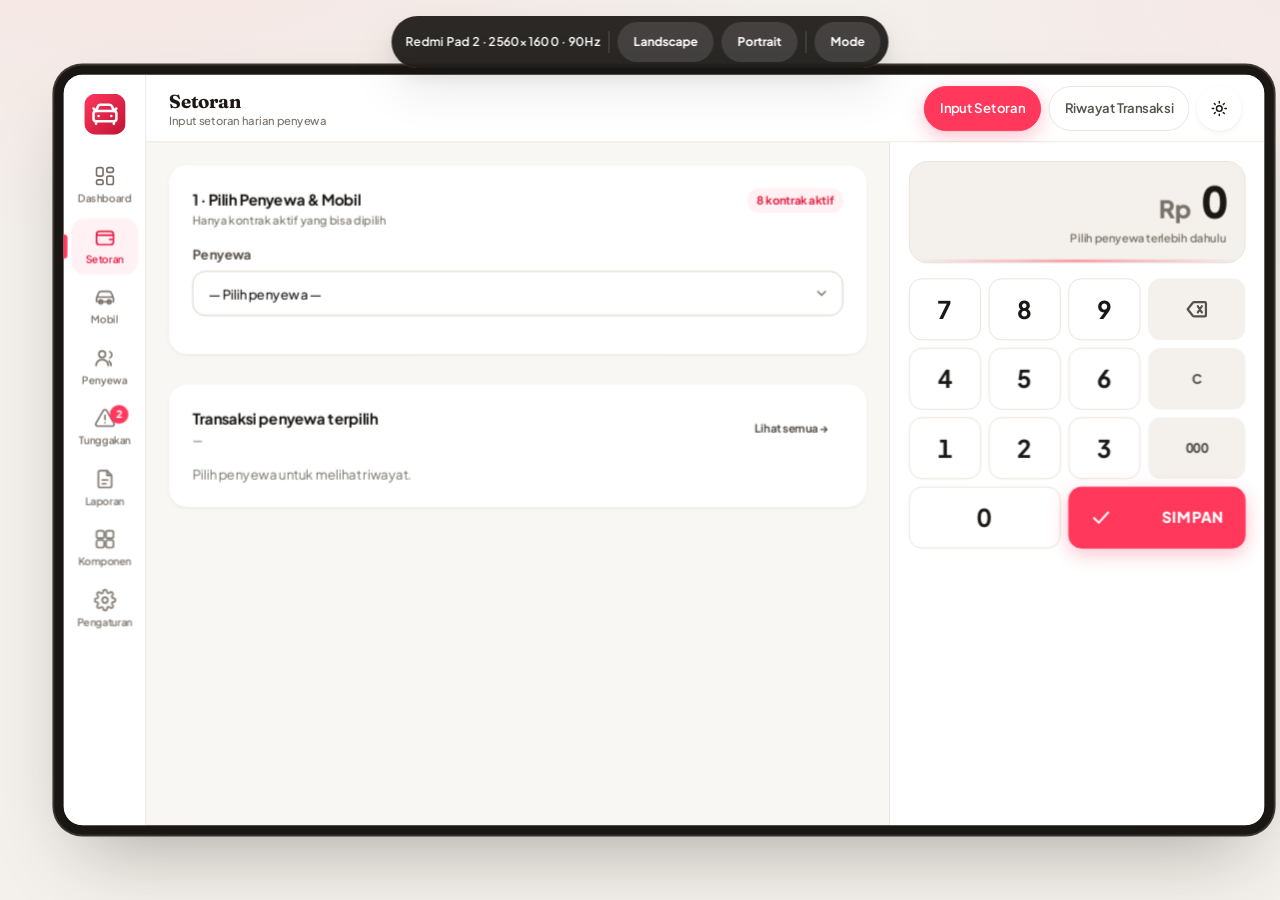
<file: prototype/payments.html>
<!DOCTYPE html>
<html lang="id" data-theme="light">
<head>
<meta charset="UTF-8" />
<meta name="viewport" content="width=device-width, initial-scale=1.0" />
<title>Setoran — Klinik Net</title>
<link rel="stylesheet" href="shared.css" />
</head>
<body>

<div class="preview-bar">
  <span>Redmi Pad 2 · 2560×1600 · 90Hz</span><span class="sep"></span>
  <button data-orient-btn data-orient="landscape">Landscape</button>
  <button data-orient-btn data-orient="portrait">Portrait</button>
  <span class="sep"></span><button id="theme-toggle">Mode</button>
</div>

<div class="viewport-stage">
  <div class="device-frame" id="device-frame">
    <div class="app-shell">
      <nav class="nav-rail" id="nav-rail"></nav>
      <div class="top-bar">
        <header class="top-bar-header">
          <div>
            <div class="page-title" id="page-title">Setoran</div>
            <div class="page-subtitle" id="page-subtitle"></div>
          </div>
          <div class="top-bar-actions">
            <div class="chips">
              <button class="chip active" data-tab="input">Input Setoran</button>
              <button class="chip" data-tab="history">Riwayat Transaksi</button>
            </div>
            <button class="btn btn-secondary btn-icon" id="theme-toggle-2" aria-label="Tema"></button>
          </div>
        </header>
        <main class="page-body" id="page-body" style="padding:0;display:flex;flex-direction:column;overflow:hidden">

          <!-- ============ INPUT TAB ============ -->
          <div id="tab-input" class="grow input-split">
            <div class="split-form col gap-4">
              <!-- Step 1: pilih penyewa -->
              <div class="card card-pad-lg mb-4">
                <div class="card-header">
                  <div><div class="card-title">1 · Pilih Penyewa & Mobil</div>
                  <div class="card-sub">Hanya kontrak aktif yang bisa dipilih</div></div>
                  <span class="badge badge-brand" id="active-count"></span>
                </div>
                <div class="field mb-4">
                  <label class="field-label" for="renter-select">Penyewa</label>
                  <select class="select" id="renter-select">
                    <option value="">— Pilih penyewa —</option>
                  </select>
                </div>
                <div id="contract-preview"></div>
              </div>

              <!-- Step 2: detail pembayaran -->
              <div class="card card-pad-lg" id="detail-card" style="display:none">
                <div class="card-header">
                  <div><div class="card-title">2 · Detail Pembayaran</div>
                  <div class="card-sub">Nominal sudah divalidasi di internet banking</div></div>
                </div>
                <div class="form-grid">
                  <div class="field">
                    <label class="field-label" for="pay-date">Tanggal setoran *</label>
                    <input type="date" class="input" id="pay-date" value="2026-03-24" />
                  </div>
                  <div class="field">
                    <label class="field-label" for="pay-bank">Metode / bank *</label>
                    <select class="select" id="pay-bank">
                      <option>BCA 0882199001</option>
                      <option>Mandiri 12400998811</option>
                      <option>BRI 03410199881</option>
                      <option>BNI 021998822</option>
                      <option>Tunai Kasir</option>
                    </select>
                  </div>
                  <div class="field">
                    <label class="field-label" for="pay-ref">Nomor referensi (opsional)</label>
                    <input class="input" id="pay-ref" placeholder="TRX / MDR / QRIS code" />
                  </div>
                  <div class="field">
                    <label class="field-label" for="pay-notes">Catatan</label>
                    <input class="input" id="pay-notes" placeholder="Setoran rutin, bayar 2 hari, dll" />
                  </div>
                </div>
                <div class="divider"></div>
                <div class="row gap-3 wrap">
                  <span class="text-xs text-tertiary font-bold">CEK CEPAT:</span>
                  <button class="chip" data-quick="exact">Nominal pas</button>
                  <button class="chip" data-quick="half">Bayar sebagian 50%</button>
                  <button class="chip" data-quick="double">Bayar 2 hari (kredit)</button>
                  <button class="chip" data-quick="arrears">Tutup tunggakan</button>
                </div>
              </div>

              <!-- Riwayat mini -->
              <div class="card card-pad-lg">
                <div class="row-between wrap gap-3 mb-4">
                  <div><div class="card-title">Transaksi penyewa terpilih</div>
                    <div class="card-sub" id="recent-sub">—</div></div>
                  <button class="btn btn-ghost btn-sm" data-tab-jump="history">Lihat semua →</button>
                </div>
                <div id="mini-history" class="col gap-2">
                  <div class="text-sm text-tertiary">Pilih penyewa untuk melihat riwayat.</div>
                </div>
              </div>
            </div>

            <!-- Numpad -->
            <div class="numpad-shell">
              <div class="numpad-display">
                <div class="amount" id="numpad-amount"><span class="rp">Rp</span> 0</div>
                <div class="meta" id="numpad-meta">Ketik nominal untuk mencatat setoran</div>
              </div>
              <div class="numpad-grid" id="numpad-grid">
                <button class="numpad-key" data-key="7">7</button>
                <button class="numpad-key" data-key="8">8</button>
                <button class="numpad-key" data-key="9">9</button>
                <button class="numpad-key fn" data-key="del" aria-label="Hapus satu digit">
                  <svg viewBox="0 0 24 24" fill="none" stroke="currentColor" stroke-linecap="round" stroke-linejoin="round"><path d="M20 5H9.5a2 2 0 0 0-1.4.6L3 12l5.1 6.4a2 2 0 0 0 1.4.6H20a1 1 0 0 0 1-1V6a1 1 0 0 0-1-1Z"/><path d="m17 9-4 6M13 9l4 6"/></svg>
                </button>

                <button class="numpad-key" data-key="4">4</button>
                <button class="numpad-key" data-key="5">5</button>
                <button class="numpad-key" data-key="6">6</button>
                <button class="numpad-key fn" data-key="clear" aria-label="Hapus semua">C</button>

                <button class="numpad-key" data-key="1">1</button>
                <button class="numpad-key" data-key="2">2</button>
                <button class="numpad-key" data-key="3">3</button>
                <button class="numpad-key fn" data-key="000">000</button>

                <button class="numpad-key" data-key="0">0</button>
                <button class="numpad-key save" data-key="save" aria-label="Simpan setoran">
                  <svg viewBox="0 0 24 24" fill="none" stroke="currentColor" stroke-linecap="round" stroke-linejoin="round"><path d="m4.5 12.5 5 5 10-11"/></svg>
                  SIMPAN
                </button>
              </div>
            </div>
          </div>

          <!-- ============ HISTORY TAB ============ -->
          <div id="tab-history" class="grow hidden" style="overflow-y:auto;padding:var(--sp-6)">
            <div class="row gap-4 wrap mb-5">
              <div class="search-bar" style="max-width:320px">
                <svg viewBox="0 0 24 24" fill="none" stroke="currentColor" stroke-width="2.2"><circle cx="11" cy="11" r="7"/><path d="m20 20-3.5-3.5"/></svg>
                <input type="search" id="hist-search" placeholder="Cari nama, plat, referensi…" />
              </div>
              <div class="chips" id="hist-filter">
                <button class="chip active" data-hfilter="all">Semua</button>
                <button class="chip" data-hfilter="confirmed">Aktif</button>
                <button class="chip" data-hfilter="canceled">Dibatalkan</button>
                <button class="chip" data-hfilter="partial">Sebagian</button>
              </div>
              <button class="btn btn-secondary" id="btn-export-csv"><svg viewBox="0 0 24 24" fill="none" stroke="currentColor" stroke-width="2.2" stroke-linecap="round" style="width:18px;height:18px"><path d="M12 3v12M8 11l4 4 4-4"/><path d="M4 17v2a2 2 0 0 0 2 2h12a2 2 0 0 0 2-2v-2"/></svg> Ekspor CSV</button>
            </div>

            <div class="kpi-grid mb-5" id="hist-summary"></div>

            <div class="table-wrap">
              <table class="data">
                <thead><tr>
                  <th>Tanggal</th><th>Penyewa</th><th>Plat</th><th>Bank</th><th>Referensi</th>
                  <th class="num">Nominal</th><th>Status</th><th></th>
                </tr></thead>
                <tbody id="hist-rows"></tbody>
              </table>
            </div>
          </div>

        </main>
      </div>
    </div>

    <!-- CONFIRM DIALOG -->
    <div class="modal" id="confirm-modal">
      <div class="modal-header">
        <div>
          <div class="card-title">Konfirmasi Simpan Setoran</div>
          <div class="card-sub">Periksa kembali sebelum disimpan</div>
        </div>
        <button class="btn btn-ghost btn-icon" data-close="confirm-modal" aria-label="Tutup">
          <svg viewBox="0 0 24 24" fill="none" stroke="currentColor" stroke-width="2.4"><path d="M18 6 6 18M6 6l12 12"/></svg>
        </button>
      </div>
      <div class="modal-body" id="confirm-body"></div>
      <div class="modal-footer">
        <button class="btn btn-secondary" data-close="confirm-modal">Kembali</button>
        <button class="btn btn-primary" id="confirm-save">Ya, Simpan Setoran</button>
      </div>
    </div>

    <div class="scrim" id="scrim"></div>
    <div id="snackbar-host" style="position:absolute;inset:0;pointer-events:none;z-index:130"></div>
  </div>
</div>

<script src="data.js"></script>
<script src="shared.js"></script>
<script>
(function () {
  const store = window.klinikStore;
  const TODAY = window.SIM_TODAY;
  let selectedContract = null;
  let pendingAmount = 0;
  let histFilter = "all";
  let histQuery = "";

  window.Shell.render("payments", { title: "Setoran", subtitle: "Input setoran harian penyewa" });
  const t2 = document.getElementById("theme-toggle-2");
  if (t2) { t2.innerHTML = window.I.sun; t2.addEventListener("click", () => { window.Device.toggleTheme(); t2.innerHTML = document.documentElement.getAttribute("data-theme")==="dark"?window.I.moon:window.I.sun; }); }

  /* ---------- Renter select ---------- */
  function fillRenters() {
    const sel = document.getElementById("renter-select");
    const contracts = store.getContracts().filter(c => c.status === "active");
    sel.innerHTML = `<option value="">— Pilih penyewa —</option>` +
      contracts.map(c => {
        const r = store.getRenterById(c.renterId);
        const car = store.getCarById(c.carId);
        return `<option value="${c.id}">${r.avatar} ${r.name} — ${car.plate} (${car.brand} ${car.model})</option>`;
      }).join("");
    document.getElementById("active-count").textContent = contracts.length + " kontrak aktif";
  }

  document.getElementById("renter-select").addEventListener("change", e => {
    selectedContract = e.target.value ? store.getContractById(e.target.value) : null;
    renderContractPreview();
    renderDetailCard();
    renderMiniHistory();
  });

  function renderContractPreview() {
    const host = document.getElementById("contract-preview");
    if (!selectedContract) { host.innerHTML = ""; return; }
    const c = selectedContract;
    const car = store.getCarById(c.carId);
    const arrears = store.calculateArrears().find(a => a.contract.id === c.id);

    host.innerHTML = `
      <div class="card card-outlined" style="background:var(--bg-sunken);box-shadow:none">
        <div class="row gap-4 wrap">
          <div class="avatar">${store.getRenterById(c.renterId).avatar}</div>
          <div class="grow" style="min-width:180px">
            <div class="font-bold">${store.getRenterById(c.renterId).name}</div>
            <div class="text-xs text-tertiary">${store.getRenterById(c.renterId).phone} · Mulai ${fmt.date(c.startDate)}</div>
          </div>
          <div>
            <div class="text-xs text-tertiary font-bold">PLAT</div>
            <div class="font-bold">${car.plate}</div>
          </div>
          <div>
            <div class="text-xs text-tertiary font-bold">TARIF</div>
            <div class="num-display">${fmt.rp(c.dailyRate)}<span class="text-tertiary font-normal">/hari</span></div>
          </div>
          <div>
            <div class="text-xs text-tertiary font-bold">JADWAL</div>
            <div class="font-bold">${c.workSchedule === "7days" ? "7 hari / minggu" : "6 hari kerja"}</div>
          </div>
          <div>
            <div class="text-xs text-tertiary font-bold">TUNGGAKAN</div>
            <div class="num-display ${arrears && arrears.arrearsAmount > 0 ? "text-danger" : "text-success"}">${fmt.rpShort(arrears ? arrears.arrearsAmount : 0)}</div>
          </div>
        </div>
      </div>`;
  }

  function renderDetailCard() {
    document.getElementById("detail-card").style.display = selectedContract ? "block" : "none";
  }

  function renderMiniHistory() {
    const host = document.getElementById("mini-history");
    if (!selectedContract) {
      host.innerHTML = `<div class="text-sm text-tertiary">Pilih penyewa untuk melihat riwayat.</div>`;
      document.getElementById("recent-sub").textContent = "—";
      return;
    }
    const pays = store.getPayments()
      .filter(p => p.contractId === selectedContract.id)
      .slice(0, 4);
    document.getElementById("recent-sub").textContent = selectedContract.id + " · " + pays.length + " transaksi terakhir";
    host.innerHTML = pays.map(p => `
      <div class="row-between list-row" style="padding:var(--sp-3);cursor:default">
        <div class="lr-main">
          <div class="lr-title">${fmt.date(p.date)} ${p.status === "canceled" ? '<span class="badge badge-danger">Dibatalkan</span>' : ""}</div>
          <div class="lr-sub">${p.bank} · ${p.referenceNo}${p.notes ? " · " + p.notes : ""}</div>
        </div>
        <div class="lr-right num-display" style="${p.status === "canceled" ? "text-decoration:line-through;color:var(--text-tertiary)" : "color:var(--success)"}">${fmt.rp(p.amount)}</div>
      </div>`).join("") || `<div class="text-sm text-tertiary">Belum ada transaksi.</div>`;
  }

  /* ---------- Numpad ---------- */
  const numpad = window.UI.createNumpad({
    container: document.getElementById("numpad-grid"),
    display: document.getElementById("numpad-amount"),
    meta: document.getElementById("numpad-meta"),
    metaText: (v) => {
      if (!selectedContract) return "Pilih penyewa terlebih dahulu";
      const c = selectedContract;
      const diff = v - c.dailyRate;
      if (v === 0) return "Tarif harian: " + fmt.rp(c.dailyRate);
      if (diff === 0) return "✓ Pas dengan tarif harian";
      if (diff > 0) return "Kredit " + fmt.rp(diff) + " (" + (diff / c.dailyRate).toFixed(1).replace(".0", "") + " hari)";
      return "Kurang " + fmt.rp(-diff) + " (bayar sebagian)";
    },
    onSave: (v) => { pendingAmount = v; openConfirm(v); }
  });

  /* ---------- Quick amounts ---------- */
  document.querySelectorAll("[data-quick]").forEach(btn => btn.addEventListener("click", () => {
    if (!selectedContract) { window.UI.toast("Pilih penyewa terlebih dahulu", "error"); return; }
    const rate = selectedContract.dailyRate;
    const arrears = store.calculateArrears().find(a => a.contract.id === selectedContract.id);
    const map = { exact: rate, half: Math.round(rate / 2 / 1000) * 1000, double: rate * 2, arrears: (arrears ? arrears.arrearsAmount : rate) };
    numpad.set(map[btn.getAttribute("data-quick")]);
    window.UI.toast("Nominal diisi: " + fmt.rp(map[btn.getAttribute("data-quick")]));
  }));

  /* ---------- Confirm dialog ---------- */
  function openConfirm(amount) {
    if (!selectedContract) { window.UI.toast("Pilih penyewa terlebih dahulu", "error"); return; }
    const c = selectedContract;
    const r = store.getRenterById(c.renterId);
    const car = store.getCarById(c.carId);
    const arrears = store.calculateArrears().find(a => a.contract.id === c.id);
    const arrearsBefore = arrears ? arrears.arrearsAmount : 0;
    const arrearsAfter = Math.max(0, arrearsBefore - amount);
    const credit = amount - arrearsBefore;
    const isPartial = amount < c.dailyRate;
    const isCredit = credit > 0;
    const isArrears = arrearsBefore > 0 && amount <= arrearsBefore;

    document.getElementById("confirm-body").innerHTML = `
      <div class="col gap-4">
        <div class="row gap-4">
          <div class="avatar avatar-lg">${r.avatar}</div>
          <div>
            <div class="display-font" style="font-size:var(--fs-lg);font-weight:700">${r.name}</div>
            <div class="text-sm text-secondary">${car.plate} · ${car.brand} ${car.model}</div>
            <div class="text-xs text-tertiary">${document.getElementById("pay-date").value} · ${document.getElementById("pay-bank").value}</div>
          </div>
          <div class="grow" style="text-align:right">
            <div class="num-display" style="font-size:var(--fs-2xl);color:var(--brand-600)">${fmt.rp(amount)}</div>
            <div class="text-xs text-tertiary">Tarif harian ${fmt.rp(c.dailyRate)}</div>
          </div>
        </div>

        <div class="row gap-2 wrap">
          ${isArrears ? `<span class="badge badge-danger">${I.alert} Membayar tunggakan (${fmt.rp(arrearsBefore)})</span>` : ""}
          ${isPartial ? `<span class="badge badge-warning">Bayar sebagian</span>` : ""}
          ${isCredit ? `<span class="badge badge-success">${I.checkCircle} Kredit ${fmt.rp(credit)}</span>` : ""}
          ${amount === c.dailyRate && !isArrears ? `<span class="badge badge-success">${I.checkCircle} Nominal pas</span>` : ""}
        </div>

        <div class="divider"></div>

        <div class="col gap-2 text-sm">
          <div class="row-between"><span class="text-secondary">Tunggakan sebelum</span><b class="num-display">${fmt.rp(arrearsBefore)}</b></div>
          <div class="row-between"><span class="text-secondary">Tunggakan sesudah</span><b class="num-display ${arrearsAfter === 0 ? "text-success" : "text-danger"}">${fmt.rp(arrearsAfter)}</b></div>
          ${isCredit ? `<div class="row-between"><span class="text-secondary">Kredit tersimpan</span><b class="num-display text-success">${fmt.rp(credit)}</b></div>` : ""}
        </div>

        ${document.getElementById("pay-ref").value || document.getElementById("pay-notes").value ? `
          <div class="divider"></div>
          <div class="col gap-1 text-xs">
            ${document.getElementById("pay-ref").value ? `<div><span class="text-tertiary">Referensi:</span> <b>${document.getElementById("pay-ref").value}</b></div>` : ""}
            ${document.getElementById("pay-notes").value ? `<div><span class="text-tertiary">Catatan:</span> ${document.getElementById("pay-notes").value}</div>` : ""}
          </div>` : ""}
      </div>`;

    window.UI.openModal("confirm-modal");
  }

  document.querySelectorAll("[data-close='confirm-modal']").forEach(b => b.addEventListener("click", () => window.UI.closeModal("confirm-modal")));

  document.getElementById("confirm-save").addEventListener("click", () => {
    if (!selectedContract) return;
    try {
      const p = store.addPayment({
        contractId: selectedContract.id,
        date: document.getElementById("pay-date").value || TODAY,
        amount: pendingAmount,
        bank: document.getElementById("pay-bank").value,
        referenceNo: document.getElementById("pay-ref").value.trim() || undefined,
        notes: document.getElementById("pay-notes").value.trim()
      });
      window.UI.closeModal("confirm-modal");
      numpad.set(0);
      document.getElementById("pay-ref").value = "";
      document.getElementById("pay-notes").value = "";
      renderMiniHistory();
      renderHistory();
      fillRenters();
      const car = store.getCarById(selectedContract.carId);
      window.UI.toast("Urungkan — setoran " + fmt.rp(pendingAmount) + " dari " + car.plate + " tersimpan", "success", "Lihat riwayat", () => switchTab("history"));
    } catch (e) {
      window.UI.toast(e.message, "error");
    }
  });

  /* ---------- History ---------- */
  function switchTab(tab) {
    document.querySelectorAll("[data-tab]").forEach(b => b.classList.toggle("active", b.getAttribute("data-tab") === tab));
    document.getElementById("tab-input").classList.toggle("hidden", tab !== "input");
    document.getElementById("tab-history").classList.toggle("hidden", tab !== "history");
    if (tab === "history") renderHistory();
  }

  document.querySelectorAll("[data-tab]").forEach(b => b.addEventListener("click", () => switchTab(b.getAttribute("data-tab"))));
  document.querySelectorAll("[data-tab-jump]").forEach(b => b.addEventListener("click", () => switchTab(b.getAttribute("data-tab-jump"))));

  function renderHistory() {
    const all = store.getPayments();
    let rows = all.slice();

    if (histFilter === "confirmed") rows = rows.filter(p => p.status === "confirmed");
    else if (histFilter === "canceled") rows = rows.filter(p => p.status === "canceled");
    else if (histFilter === "partial") {
      rows = rows.filter(p => {
        const c = store.getContractById(p.contractId);
        return c && p.status === "confirmed" && p.amount < c.dailyRate;
      });
    }

    const q = histQuery.trim().toLowerCase();
    if (q) {
      rows = rows.filter(p => {
        const c = store.getContractById(p.contractId);
        const r = c ? store.getRenterById(c.renterId) : null;
        const car = c ? store.getCarById(c.carId) : null;
        return [r && r.name, car && car.plate, p.referenceNo, p.bank].join(" ").toLowerCase().includes(q);
      });
    }

    const active = all.filter(p => p.status === "confirmed");
    const canceled = all.filter(p => p.status === "canceled");
    const today = active.filter(p => p.date === TODAY).reduce((s, p) => s + p.amount, 0);

    document.getElementById("hist-summary").innerHTML = `
      <div class="kpi"><div class="kpi-label">Total transaksi</div><div class="kpi-value">${all.length}</div>
        <div class="kpi-meta text-tertiary">${active.length} aktif · ${canceled.length} dibatalkan</div>
        <div class="kpi-icon" style="background:var(--brand-50);color:var(--brand-500)">${I.wallet}</div></div>
      <div class="kpi"><div class="kpi-label">Diterima hari ini</div><div class="kpi-value">${fmt.rpShort(today)}</div>
        <div class="kpi-meta trend-up">${I.trendUp} <span>${active.filter(p => p.date === TODAY).length} setoran</span></div>
        <div class="kpi-icon" style="background:var(--success-bg);color:var(--success)">${I.checkCircle}</div></div>
      <div class="kpi"><div class="kpi-label">Nilai total</div><div class="kpi-value">${fmt.rpShort(active.reduce((s, p) => s + p.amount, 0))}</div>
        <div class="kpi-meta text-tertiary">Seumur akun</div>
        <div class="kpi-icon" style="background:var(--info-bg);color:var(--info)">${I.report}</div></div>`;

    document.getElementById("hist-rows").innerHTML = rows.slice(0, 60).map(p => {
      const c = store.getContractById(p.contractId);
      const r = c ? store.getRenterById(c.renterId) : null;
      const car = c ? store.getCarById(c.carId) : null;
      const isPartial = c && p.status === "confirmed" && p.amount < c.dailyRate;
      return `<tr style="${p.status === "canceled" ? "opacity:.55" : ""}">
        <td><b>${fmt.dateShort(p.date)}</b></td>
        <td>${r ? r.name : "—"}</td>
        <td>${car ? car.plate : "—"}</td>
        <td class="text-tertiary">${p.bank.split(" ")[0]}</td>
        <td class="text-tertiary text-xs">${p.referenceNo}</td>
        <td class="num ${p.status === "canceled" ? "text-decoration:line-through" : ""}">${fmt.rp(p.amount)}
          ${isPartial ? '<span class="badge badge-warning" style="margin-left:6px">Sebagian</span>' : ""}</td>
        <td>${p.status === "canceled"
          ? `<span class="badge badge-danger" data-tip="${(p.cancelReason||"").replace(/"/g,"")}">Dibatalkan</span>`
          : `<span class="badge badge-success">Aktif</span>`}</td>
        <td><div class="row-actions">
          ${p.status === "confirmed" ? `<button class="btn btn-ghost btn-icon btn-sm" data-cancel="${p.id}" data-tip="Batalkan" aria-label="Batalkan">${I.xCircle}</button>` : ""}
          ${p.status === "canceled" ? `<button class="btn btn-ghost btn-icon btn-sm" data-restore="${p.id}" data-tip="Pulihkan" aria-label="Pulihkan">${I.undo}</button>` : ""}
        </div></td>
      </tr>`;
    }).join("") || `<tr><td colspan="8"><div class="empty-state"><div class="es-icon">${I.empty}</div><h3>Belum ada transaksi</h3><p>Transaksi akan muncul di sini setelah Anda mencatat setoran.</p></div></td></tr>`;

    document.querySelectorAll("[data-cancel]").forEach(btn => btn.addEventListener("click", async () => {
      const p = store.getPayments().find(x => x.id === btn.getAttribute("data-cancel"));
      const c = store.getContractById(p.contractId);
      const car = c ? store.getCarById(c.carId) : null;
      const ok = await window.UI.confirm({
        title: "Batalkan transaksi " + fmt.rp(p.amount) + "?",
        subtitle: "Data tidak dihapus permanen — ditandai dibatalkan dengan alasan",
        message: `${store.getRenterById(c.renterId).name} · ${car.plate} · ${fmt.date(p.date)}<br><br>Transaksi tetap muncul di riwayat dengan status <b>Dibatalkan</b> dan tunggakan penyewa dihitung ulang.`,
        okLabel: "Batalkan transaksi",
        danger: true,
        reason: true
      });
      if (!ok) return;
      try {
        const reason = window.UI.lastConfirmReason || "Tidak diberi alasan";
        store.cancelPayment(p.id, reason);
        renderHistory();
        fillRenters();
        window.UI.toast("Transaksi dibatalkan, jejak audit tersimpan", "success", "Urungkan", async () => {
          store.restorePayment(p.id);
          renderHistory();
          fillRenters();
          window.UI.toast("Transaksi dipulihkan");
        });
      } catch (e) { window.UI.toast(e.message, "error"); }
    }));

    document.querySelectorAll("[data-restore]").forEach(btn => btn.addEventListener("click", () => {
      store.restorePayment(btn.getAttribute("data-restore"));
      renderHistory();
      fillRenters();
      window.UI.toast("Transaksi dipulihkan");
    }));
  }

  document.getElementById("hist-filter").addEventListener("click", e => {
    const chip = e.target.closest("[data-hfilter]");
    if (!chip) return;
    histFilter = chip.getAttribute("data-hfilter");
    document.querySelectorAll("#hist-filter .chip").forEach(c => c.classList.toggle("active", c === chip));
    renderHistory();
  });
  document.getElementById("hist-search").addEventListener("input", e => { histQuery = e.target.value; renderHistory(); });

  document.getElementById("btn-export-csv").addEventListener("click", () => {
    const rows = [["Tanggal", "Penyewa", "Plat", "Merek", "Tipe", "Bank", "Referensi", "Nominal", "Status", "Alasan Pembatalan", "Catatan"]];
    store.getPayments().forEach(p => {
      const c = store.getContractById(p.contractId);
      const r = c ? store.getRenterById(c.renterId) : null;
      const car = c ? store.getCarById(c.carId) : null;
      rows.push([p.date, r ? r.name : "", car ? car.plate : "", car ? car.brand : "", car ? car.model : "", p.bank, p.referenceNo, p.amount, p.status === "confirmed" ? "Aktif" : "Dibatalkan", p.cancelReason || "", p.notes || ""]);
    });
    window.CSV.download("transaksi-klinik-net-2026-03.csv", rows);
  });

  /* ---------- Boot ---------- */
  document.getElementById("pay-date").value = TODAY;
  fillRenters();
  renderMiniHistory();
  renderHistory();
  window.addEventListener("klinik_data_changed", () => { fillRenters(); renderContractPreview(); renderMiniHistory(); renderHistory(); });
})();
</script>
</body>
</html>
</file>
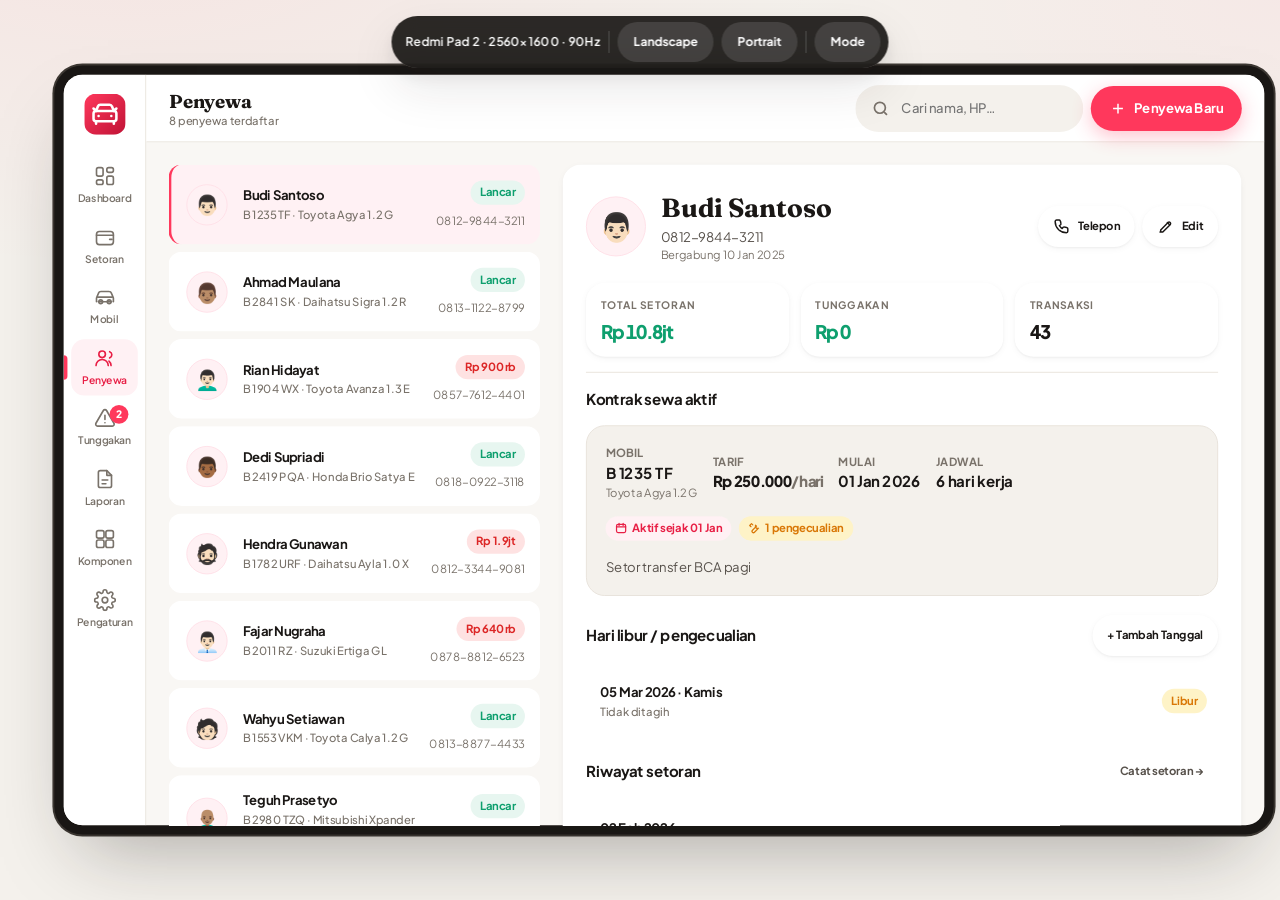
<file: prototype/renters.html>
<!DOCTYPE html>
<html lang="id" data-theme="light">
<head>
<meta charset="UTF-8" />
<meta name="viewport" content="width=device-width, initial-scale=1.0" />
<title>Penyewa — Klinik Net</title>
<link rel="stylesheet" href="shared.css" />
</head>
<body>

<div class="preview-bar">
  <span>Redmi Pad 2 · 2560×1600 · 90Hz</span><span class="sep"></span>
  <button data-orient-btn data-orient="landscape">Landscape</button>
  <button data-orient-btn data-orient="portrait">Portrait</button>
  <span class="sep"></span><button id="theme-toggle">Mode</button>
</div>

<div class="viewport-stage">
  <div class="device-frame" id="device-frame">
    <div class="app-shell">
      <nav class="nav-rail" id="nav-rail"></nav>
      <div class="top-bar">
        <header class="top-bar-header">
          <div>
            <div class="page-title" id="page-title">Penyewa</div>
            <div class="page-subtitle" id="page-subtitle"></div>
          </div>
          <div class="top-bar-actions">
            <div class="search-bar" style="max-width:250px">
              <svg viewBox="0 0 24 24" fill="none" stroke="currentColor" stroke-width="2.2"><circle cx="11" cy="11" r="7"/><path d="m20 20-3.5-3.5"/></svg>
              <input type="search" id="r-search" placeholder="Cari nama, HP…" />
            </div>
            <button class="btn btn-primary" id="btn-add-renter">
              <svg viewBox="0 0 24 24" fill="none" stroke="currentColor" stroke-width="2.6"><path d="M12 5v14M5 12h14"/></svg>
              Penyewa Baru
            </button>
          </div>
        </header>
        <main class="page-body" id="page-body">
          <div class="master-detail">
            <div class="md-list" id="renter-list"></div>
            <div class="md-detail" id="renter-detail"></div>
          </div>
        </main>
      </div>
    </div>

    <!-- CONTRACT MODAL -->
    <div class="modal" id="contract-modal">
      <div class="modal-header">
        <div>
          <div class="card-title" id="cm-title">Kontrak Sewa Baru</div>
          <div class="card-sub">Jadwal setoran 6 hari kerja atau 7 hari</div>
        </div>
        <button class="btn btn-ghost btn-icon" data-close="contract-modal" aria-label="Tutup">
          <svg viewBox="0 0 24 24" fill="none" stroke="currentColor" stroke-width="2.4"><path d="M18 6 6 18M6 6l12 12"/></svg>
        </button>
      </div>
      <div class="modal-body">
        <div class="form-grid">
          <div class="field span-2">
            <label class="field-label" for="cm-renter">Penyewa *</label>
            <select class="select" id="cm-renter"></select>
          </div>
          <div class="field span-2">
            <label class="field-label" for="cm-car">Mobil *</label>
            <select class="select" id="cm-car"></select>
            <div class="field-hint">Hanya mobil berstatus Tersedia yang bisa disewa</div>
          </div>
          <div class="field">
            <label class="field-label" for="cm-start">Tanggal mulai *</label>
            <input type="date" class="input" id="cm-start" value="2026-03-30" />
          </div>
          <div class="field">
            <label class="field-label" for="cm-rate">Tarif harian (Rp) *</label>
            <input type="number" class="input" id="cm-rate" min="50000" step="10000" />
            <div class="field-hint">Default dari tarif mobil</div>
          </div>
          <div class="field span-2">
            <label class="field-label">Jadwal setoran *</label>
            <div class="segmented" id="cm-schedule">
              <button type="button" data-sched="6days" class="active">6 Hari Kerja</button>
              <button type="button" data-sched="7days">7 Hari / Minggu</button>
            </div>
            <div class="field-hint">Pada mode 6 hari, pilih hari libur. Hari Minggu tidak ditagih.</div>
          </div>
          <div class="field span-2 hidden" id="cm-offdays-wrap">
            <label class="field-label">Hari libur per minggu</label>
            <div class="day-toggle" id="cm-offdays">
              <button type="button" class="day-chip" data-day="1">Sen</button>
              <button type="button" class="day-chip" data-day="2">Sel</button>
              <button type="button" class="day-chip" data-day="3">Rab</button>
              <button type="button" class="day-chip" data-day="4">Kam</button>
              <button type="button" class="day-chip" data-day="5">Jum</button>
              <button type="button" class="day-chip" data-day="6">Sab</button>
              <button type="button" class="day-chip off" data-day="0">Min</button>
            </div>
          </div>
          <div class="field span-2">
            <label class="field-label" for="cm-notes">Catatan kontrak</label>
            <textarea class="input" id="cm-notes" placeholder="Syarat khusus, jam pengembalian, dll"></textarea>
          </div>
        </div>
      </div>
      <div class="modal-footer">
        <button class="btn btn-secondary" data-close="contract-modal">Batal</button>
        <button class="btn btn-primary" id="cm-save">Buat Kontrak</button>
      </div>
    </div>

    <!-- EXCEPTION MODAL -->
    <div class="modal" id="exception-modal">
      <div class="modal-header">
        <div>
          <div class="card-title">Hari Libur / Pengecualian</div>
          <div class="card-sub">Tanggal tanpa tagihan (mis. mobil servis)</div>
        </div>
        <button class="btn btn-ghost btn-icon" data-close="exception-modal" aria-label="Tutup">
          <svg viewBox="0 0 24 24" fill="none" stroke="currentColor" stroke-width="2.4"><path d="M18 6 6 18M6 6l12 12"/></svg>
        </button>
      </div>
      <div class="modal-body">
        <div class="form-grid">
          <div class="field span-2">
            <label class="field-label" for="ex-date">Pilih tanggal *</label>
            <input type="date" class="input" id="ex-date" value="2026-04-02" />
          </div>
          <div class="field span-2">
            <label class="field-label" for="ex-reason">Alasan pengecualian *</label>
            <input class="input" id="ex-reason" placeholder="Contoh: mobil servisscheduled overhaul" />
          </div>
        </div>
      </div>
      <div class="modal-footer">
        <button class="btn btn-secondary" data-close="exception-modal">Batal</button>
        <button class="btn btn-primary" id="ex-save">Tambah Pengecualian</button>
      </div>
    </div>

    <div class="scrim" id="scrim"></div>
    <div id="snackbar-host" style="position:absolute;inset:0;pointer-events:none;z-index:130"></div>
  </div>
</div>

<script src="data.js"></script>
<script src="shared.js"></script>
<script>
(function () {
  const store = window.klinikStore;
  let query = "";
  let selectedId = null;

  window.Shell.render("renters", { title: "Penyewa", subtitle: store.getRenters().length + " penyewa terdaftar" });

  function fillRenterList() {
    const host = document.getElementById("renter-list");
    const q = query.trim().toLowerCase();
    const items = store.getRenters().filter(r =>
      !q || [r.name, r.phone, r.address].join(" ").toLowerCase().includes(q)
    );

    if (!items.length) {
      host.innerHTML = `<div class="empty-state"><div class="es-icon">${I.users}</div><h3>Belum ada penyewa</h3><p>Tambahkan penyewa pertama untuk memulai kontrak sewa.</p>
        <button class="btn btn-primary mt-4" id="empty-add">Tambah Penyewa</button></div>`;
      const b = document.getElementById("empty-add");
      if (b) b.addEventListener("click", openRenterModal);
      document.getElementById("renter-detail").innerHTML = "";
      return;
    }

    if (!selectedId || !items.find(r => r.id === selectedId)) selectedId = items[0].id;

    const arrearsMap = {};
    store.calculateArrears().forEach(a => { arrearsMap[a.contract.id] = a; });

    host.innerHTML = items.map(r => {
      const c = store.getContractByRenterId(r.id);
      const car = c ? store.getCarById(c.carId) : null;
      const a = c ? arrearsMap[c.id] : null;
      const overdue = a && a.arrearsAmount > 0;
      return `<div class="list-row ${r.id === selectedId ? "active" : ""}" data-renter="${r.id}">
        <div class="avatar">${r.avatar}</div>
        <div class="lr-main">
          <div class="lr-title">${r.name}</div>
          <div class="lr-sub">${car ? car.plate + " · " + car.brand + " " + car.model : "Belum ada kontrak"}</div>
        </div>
        <div class="lr-right">
          ${overdue
            ? `<span class="badge badge-danger">${fmt.rpShort(a.arrearsAmount)}</span>`
            : c ? `<span class="badge badge-success">Lancar</span>` : `<span class="badge badge-neutral">Tidak aktif</span>`}
          <div class="text-xs text-tertiary mt-2">${r.phone}</div>
        </div>
      </div>`;
    }).join("");

    host.querySelectorAll("[data-renter]").forEach(el =>
      el.addEventListener("click", () => { selectedId = el.getAttribute("data-renter"); fillRenterList(); renderDetail(); })
    );
    renderDetail();
  }

  function renderDetail() {
    const r = store.getRenterById(selectedId);
    const host = document.getElementById("renter-detail");
    if (!r) { host.innerHTML = ""; return; }

    const c = store.getContractByRenterId(r.id);
    const car = c ? store.getCarById(c.carId) : null;
    const pays = c ? store.getPayments().filter(p => p.contractId === c.id) : [];
    const activePays = pays.filter(p => p.status === "confirmed");
    const arrears = c ? store.calculateArrears().find(a => a.contract.id === c.id) : null;

    host.innerHTML = `
      <div class="card card-pad-lg">
        <div class="row-between wrap gap-4 mb-5">
          <div class="row gap-4">
            <div class="avatar avatar-lg">${r.avatar}</div>
            <div>
              <div class="display-font" style="font-size:var(--fs-xl);font-weight:700">${r.name}</div>
              <div class="text-sm text-secondary">${r.phone}</div>
              <div class="text-xs text-tertiary">Bergabung ${fmt.date(r.joinDate)}</div>
            </div>
          </div>
          <div class="row gap-2 wrap">
            <a class="btn btn-secondary btn-sm" href="tel:${r.phone}">${I.phone} Telepon</a>
            <button class="btn btn-secondary btn-sm" id="btn-edit-renter">${I.edit} Edit</button>
          </div>
        </div>

        <div class="kpi-grid" style="grid-template-columns:repeat(3,1fr);gap:var(--sp-3)">
          <div class="kpi" style="padding:var(--sp-4)">
            <div class="kpi-label" style="font-size:11px">Total setoran</div>
            <div class="kpi-value" style="font-size:var(--fs-lg);color:var(--success)">${fmt.rpShort(activePays.reduce((s, p) => s + p.amount, 0))}</div>
          </div>
          <div class="kpi" style="padding:var(--sp-4)">
            <div class="kpi-label" style="font-size:11px">Tunggakan</div>
            <div class="kpi-value" style="font-size:var(--fs-lg);${arrears && arrears.arrearsAmount > 0 ? "color:var(--danger)" : "color:var(--success)"}">${fmt.rpShort(arrears ? arrears.arrearsAmount : 0)}</div>
          </div>
          <div class="kpi" style="padding:var(--sp-4)">
            <div class="kpi-label" style="font-size:11px">Transaksi</div>
            <div class="kpi-value" style="font-size:var(--fs-lg)">${activePays.length}</div>
          </div>
        </div>

        <div class="divider"></div>

        <!-- CONTRACT -->
        <div class="row-between wrap gap-3 mb-4">
          <div class="card-title">Kontrak sewa ${c ? "aktif" : "(tidak ada)"}</div>
          ${c ? "" : `<button class="btn btn-primary btn-sm" id="btn-new-contract">+ Buat Kontrak</button>`}
        </div>

        ${c ? `
        <div class="card card-outlined" style="box-shadow:none;background:var(--bg-sunken)">
          <div class="row gap-4 wrap mb-4">
            <div>
              <div class="text-xs text-tertiary font-bold">MOBIL</div>
              <div class="font-bold">${car.plate}</div>
              <div class="text-xs text-tertiary">${car.brand} ${car.model}</div>
            </div>
            <div>
              <div class="text-xs text-tertiary font-bold">TARIF</div>
              <div class="num-display">${fmt.rp(c.dailyRate)}<span class="text-tertiary font-normal">/hari</span></div>
            </div>
            <div>
              <div class="text-xs text-tertiary font-bold">MULAI</div>
              <div class="font-bold">${fmt.date(c.startDate)}</div>
            </div>
            <div>
              <div class="text-xs text-tertiary font-bold">JADWAL</div>
              <div class="font-bold">${c.workSchedule === "7days" ? "7 hari" : "6 hari kerja"}</div>
            </div>
          </div>
          <div class="row gap-2 wrap">
            <span class="badge badge-brand">${I.calendar} Aktif sejak ${fmt.dateShort(c.startDate)}</span>
            ${c.serviceExemptions && c.serviceExemptions.length ? `<span class="badge badge-warning">${I.wrench} ${c.serviceExemptions.length} pengecualian</span>` : ""}
          </div>
          ${c.notes ? `<div class="text-sm text-secondary mt-4" style="line-height:1.6">${c.notes}</div>` : ""}
        </div>

        <!-- Exceptions -->
        <div class="row-between wrap gap-3 mt-5 mb-4">
          <div class="card-title">Hari libur / pengecualian</div>
          <button class="btn btn-secondary btn-sm" id="btn-add-exception">+ Tambah Tanggal</button>
        </div>
        <div class="col gap-2" id="exception-list">
          ${(c.serviceExemptions || []).map(d => `
            <div class="row-between list-row" style="padding:var(--sp-3);cursor:default">
              <div class="lr-main">
                <div class="lr-title">${fmt.date(d)} · ${fmt.dayName(d)}</div>
                <div class="lr-sub">Tidak ditagih</div>
              </div>
              <span class="badge badge-warning">Libur</span>
            </div>`).join("") || `<div class="text-sm text-tertiary">Belum ada pengecualian.</div>`}
        </div>

        <!-- Payment history -->
        <div class="row-between wrap gap-3 mt-5 mb-4">
          <div class="card-title">Riwayat setoran</div>
          <a class="btn btn-ghost btn-sm" href="payments.html">Catat setoran →</a>
        </div>
        <div class="col gap-2">
          ${pays.slice(0, 6).map(p => `
            <div class="row-between list-row" style="padding:var(--sp-3);cursor:default">
              <div class="lr-main">
                <div class="lr-title">${fmt.date(p.date)} ${p.status === "canceled" ? '<span class="badge badge-danger">Dibatalkan</span>' : ""}</div>
                <div class="lr-sub">${p.bank} · ${p.referenceNo}</div>
              </div>
              <div class="lr-right num-display" style="${p.status === "canceled" ? "text-decoration:line-through;color:var(--text-tertiary)" : "color:var(--success)"}">${fmt.rp(p.amount)}</div>
            </div>`).join("") || `<div class="text-sm text-tertiary">Belum ada setoran.</div>`}
        </div>

        ` : `<div class="empty-state" style="padding:var(--sp-8) 0">
          <div class="es-icon">${I.file}</div><h3>Belum ada kontrak</h3>
          <p>Penyewa ini belum menyewa mobil. Buat kontrak untuk memulai penagihan harian.</p>
        </div>`}
      </div>`;

    const nb = document.getElementById("btn-new-contract");
    if (nb) nb.addEventListener("click", () => openContractModal(r.id));
    const be = document.getElementById("btn-add-exception");
    if (be) be.addEventListener("click", () => openExceptionModal(c.id));
    const ed = document.getElementById("btn-edit-renter");
    if (ed) ed.addEventListener("click", () => openRenterModal(r));
  }

  /* ---------- Renter modal (simple prompt-free form) ---------- */
  function openRenterModal(existing) {
    // Reuse a lightweight custom modal
    const box = document.createElement("div");
    box.className = "modal show";
    box.style.width = "min(520px, calc(100% - 48px))";
    box.innerHTML = `
      <div class="modal-header">
        <div><div class="card-title">${existing ? "Edit Penyewa" : "Penyewa Baru"}</div>
        <div class="card-sub">Data kontak untuk pengingat WhatsApp</div></div>
        <button class="btn btn-ghost btn-icon" data-x aria-label="Tutup"><svg viewBox="0 0 24 24" fill="none" stroke="currentColor" stroke-width="2.4"><path d="M18 6 6 18M6 6l12 12"/></svg></button>
      </div>
      <div class="modal-body"><div class="form-grid">
        <div class="field span-2"><label class="field-label" for="nr-name">Nama lengkap *</label><input class="input" id="nr-name" placeholder="Nama sesuai KTP" value="${existing ? existing.name : ""}"/></div>
        <div class="field"><label class="field-label" for="nr-phone">No. HP (WhatsApp) *</label><input class="input" id="nr-phone" placeholder="0812-xxxx-xxxx" value="${existing ? existing.phone : ""}"/></div>
        <div class="field"><label class="field-label" for="nr-avatar">Avatar</label><input class="input" id="nr-avatar" placeholder="Emoji" value="${existing ? existing.avatar : "🧑🏻"}"/></div>
        <div class="field span-2"><label class="field-label" for="nr-address">Alamat</label><input class="input" id="nr-address" placeholder="Kecamatan, Kota" value="${existing ? existing.address : ""}"/></div>
      </div></div>
      <div class="modal-footer">
        <button class="btn btn-secondary" data-x>Batal</button>
        <button class="btn btn-primary" id="nr-save">Simpan</button>
      </div>`;
    document.getElementById("device-frame").appendChild(box);
    const close = () => box.remove();
    box.querySelectorAll("[data-x]").forEach(b => b.addEventListener("click", close));
    box.querySelector("#nr-save").addEventListener("click", () => {
      const name = box.querySelector("#nr-name").value.trim();
      const phone = box.querySelector("#nr-phone").value.trim();
      if (!name || !phone) { window.UI.toast("Nama dan no. HP wajib diisi", "error"); return; }
      if (existing) {
        existing.name = name; existing.phone = phone;
        existing.avatar = box.querySelector("#nr-avatar").value.trim() || "🧑";
        existing.address = box.querySelector("#nr-address").value.trim();
        store.save();
      } else {
        const nr = { id: "renter-" + Date.now(), name, phone, ktp: "", address: box.querySelector("#nr-address").value.trim(), avatar: box.querySelector("#nr-avatar").value.trim() || "🧑", joinDate: "2026-03-29", emergencyContact: "" };
        store.getRenters().unshift(nr);
        store.save();
        selectedId = nr.id;
      }
      close();
      fillRenterList();
      window.UI.toast(existing ? "Data penyewa diperbarui" : "Penyewa ditambahkan");
    });
  }

  document.getElementById("btn-add-renter").addEventListener("click", () => openRenterModal(null));
  document.getElementById("r-search").addEventListener("input", e => { query = e.target.value; fillRenterList(); });

  /* ---------- Contract modal ---------- */
  let sched = "6days";
  function openContractModal(presetRenterId) {
    const rs = document.getElementById("cm-renter");
    rs.innerHTML = `<option value="">— Pilih —</option>` + store.getRenters().map(r => `<option value="${r.id}">${r.avatar} ${r.name}</option>`).join("");
    if (presetRenterId) rs.value = presetRenterId;
    const cs = document.getElementById("cm-car");
    cs.innerHTML = `<option value="">— Pilih —</option>` + store.getCars().filter(c => c.status === "available").map(c => `<option value="${c.id}" data-rate="${c.dailyRate}">${c.plate} · ${c.brand} ${c.model} · ${fmt.rp(c.dailyRate)}/hari</option>`).join("");
    cs.addEventListener("change", () => {
      const opt = cs.selectedOptions[0];
      document.getElementById("cm-rate").value = opt ? opt.getAttribute("data-rate") : "";
    });
    document.getElementById("cm-schedule").querySelectorAll("button").forEach(b => {
      b.classList.toggle("active", b.getAttribute("data-sched") === sched);
    });
    document.getElementById("cm-offdays-wrap").classList.toggle("hidden", sched === "7days");
    window.UI.openModal("contract-modal");
  }

  document.getElementById("cm-schedule").addEventListener("click", e => {
    const b = e.target.closest("[data-sched]");
    if (!b) return;
    sched = b.getAttribute("data-sched");
    document.querySelectorAll("#cm-schedule button").forEach(x => x.classList.toggle("active", x === b));
    document.getElementById("cm-offdays-wrap").classList.toggle("hidden", sched === "7days");
  });
  document.getElementById("cm-offdays").addEventListener("click", e => {
    const chip = e.target.closest("[data-day]");
    if (chip) chip.classList.toggle("off");
  });
  document.querySelectorAll("[data-close='contract-modal']").forEach(b => b.addEventListener("click", () => window.UI.closeModal("contract-modal")));

  document.getElementById("cm-save").addEventListener("click", () => {
    const rId = document.getElementById("cm-renter").value;
    const cId = document.getElementById("cm-car").value;
    const rate = parseInt(document.getElementById("cm-rate").value, 10);
    if (!rId || !cId || !rate) { window.UI.toast("Penyewa, mobil, dan tarif wajib diisi", "error"); return; }
    const offDays = [...document.querySelectorAll("#cm-offdays .day-chip.off")].map(ch => parseInt(ch.getAttribute("data-day"), 10));
    store.getContracts().unshift({ id: "cont-" + Date.now(), renterId: rId, carId: cId, startDate: document.getElementById("cm-start").value, dailyRate: rate, workSchedule: sched, offDays, serviceExemptions: [], status: "active", notes: document.getElementById("cm-notes").value.trim() });
    const car = store.getCarById(cId);
    store.updateCar(cId, { status: "rented", currentRenterId: rId });
    window.UI.closeModal("contract-modal");
    fillRenterList();
    window.UI.toast("Kontrak dibuat untuk " + car.plate);
  });

  /* ---------- Exception modal ---------- */
  let excContract = null;
  function openExceptionModal(contractId) {
    excContract = store.getContractById(contractId);
    document.getElementById("ex-reason").value = "";
    window.UI.openModal("exception-modal");
  }
  document.querySelectorAll("[data-close='exception-modal']").forEach(b => b.addEventListener("click", () => window.UI.closeModal("exception-modal")));
  document.getElementById("ex-save").addEventListener("click", () => {
    const d = document.getElementById("ex-date").value;
    const reason = document.getElementById("ex-reason").value.trim();
    if (!d || !reason) { window.UI.toast("Tanggal dan alasan wajib diisi", "error"); return; }
    excContract.serviceExemptions = excContract.serviceExemptions || [];
    excContract.serviceExemptions.push(d);
    store.save();
    window.UI.closeModal("exception-modal");
    renderDetail();
    window.UI.toast(fmt.date(d) + " ditandai tidak ditagih");
  });

  fillRenterList();
})();
</script>
</body>
</html>
</file>
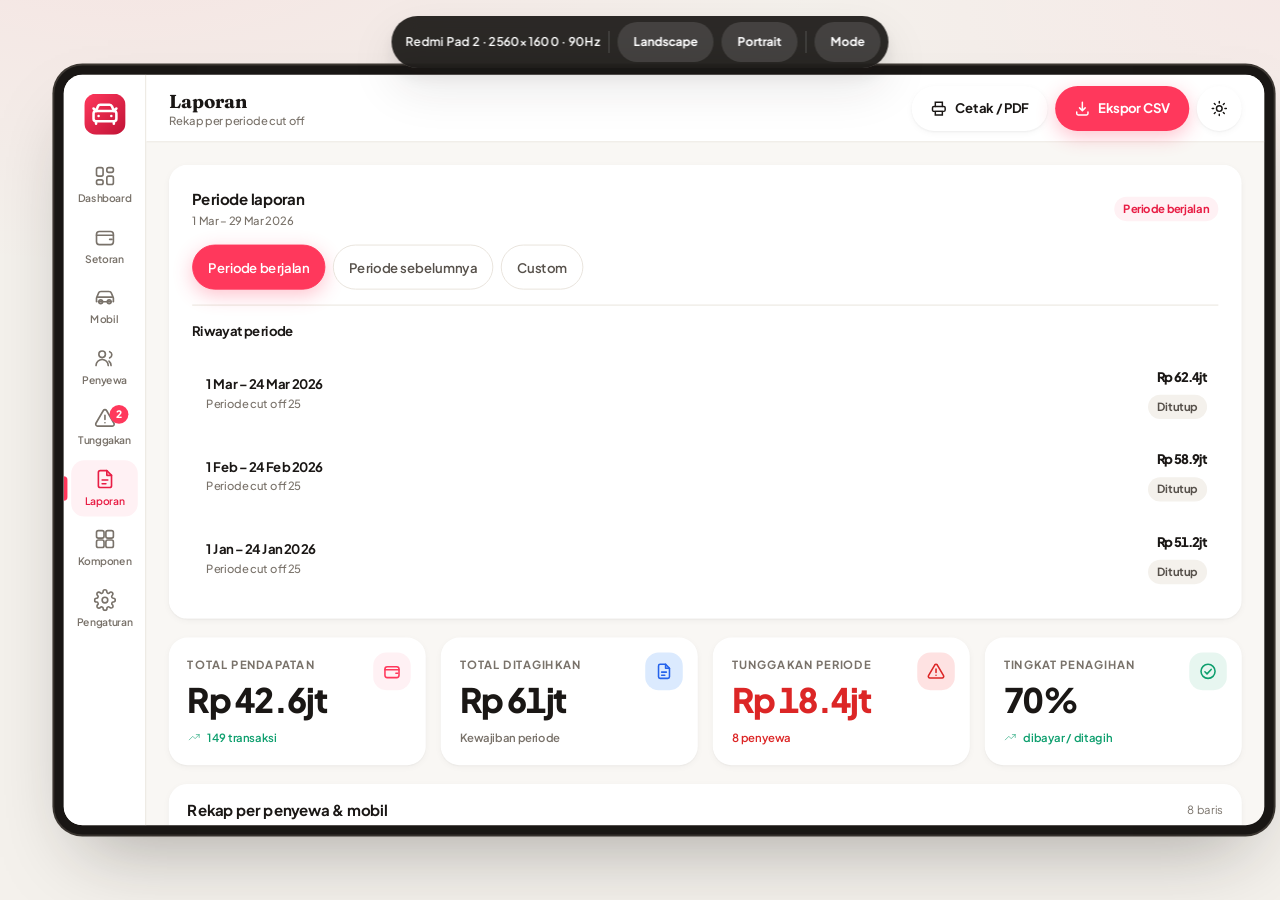
<file: prototype/reports.html>
<!DOCTYPE html>
<html lang="id" data-theme="light">
<head>
<meta charset="UTF-8" />
<meta name="viewport" content="width=device-width, initial-scale=1.0" />
<title>Laporan — Klinik Net</title>
<link rel="stylesheet" href="shared.css" />
</head>
<body>

<div class="preview-bar">
  <span>Redmi Pad 2 · 2560×1600 · 90Hz</span><span class="sep"></span>
  <button data-orient-btn data-orient="landscape">Landscape</button>
  <button data-orient-btn data-orient="portrait">Portrait</button>
  <span class="sep"></span><button id="theme-toggle">Mode</button>
</div>

<div class="viewport-stage">
  <div class="device-frame" id="device-frame">
    <div class="app-shell">
      <nav class="nav-rail" id="nav-rail"></nav>
      <div class="top-bar">
        <header class="top-bar-header">
          <div>
            <div class="page-title" id="page-title">Laporan</div>
            <div class="page-subtitle" id="page-subtitle"></div>
          </div>
          <div class="top-bar-actions">
            <button class="btn btn-secondary" id="btn-pdf">
              <svg viewBox="0 0 24 24" fill="none" stroke="currentColor" stroke-width="2.1" stroke-linecap="round" style="width:18px;height:18px"><path d="M7 9V3h10v6"/><rect x="3" y="9" width="18" height="7" rx="2"/><path d="M7 16h10v5H7z"/></svg>
              Cetak / PDF
            </button>
            <button class="btn btn-primary" id="btn-csv">
              <svg viewBox="0 0 24 24" fill="none" stroke="currentColor" stroke-width="2.2" stroke-linecap="round" style="width:18px;height:18px"><path d="M12 3v12M8 11l4 4 4-4"/><path d="M4 17v2a2 2 0 0 0 2 2h12a2 2 0 0 0 2-2v-2"/></svg>
              Ekspor CSV
            </button>
            <button class="btn btn-secondary btn-icon" id="theme-toggle-2" aria-label="Tema"></button>
          </div>
        </header>
        <main class="page-body" id="page-body">

          <!-- Period selector -->
          <div class="card card-pad-lg mb-5">
            <div class="row-between wrap gap-4 mb-4">
              <div>
                <div class="card-title">Periode laporan</div>
                <div class="card-sub" id="period-label"></div>
              </div>
              <span class="badge badge-brand" id="period-badge"></span>
            </div>

            <div class="chips mb-4" id="period-chips">
              <button class="chip active" data-period="current">Periode berjalan</button>
              <button class="chip" data-period="prev">Periode sebelumnya</button>
              <button class="chip" data-period="custom">Custom</button>
            </div>

            <div class="row gap-4 wrap" id="custom-picker" style="display:none">
              <div class="field" style="flex:1;min-width:180px">
                <label class="field-label">Dari</label><input type="date" class="input" id="rp-from" />
              </div>
              <div class="field" style="flex:1;min-width:180px">
                <label class="field-label">Sampai</label><input type="date" class="input" id="rp-to" />
              </div>
              <div class="field" style="justify-content:flex-end">
                <button class="btn btn-primary" id="rp-apply">Terapkan</button>
              </div>
            </div>

            <!-- Period history -->
            <div class="divider"></div>
            <div class="card-title mb-4" style="font-size:var(--fs-sm)">Riwayat periode</div>
            <div class="col gap-2" id="period-history"></div>
          </div>

          <!-- Summary -->
          <div class="kpi-grid mb-5" id="report-kpis"></div>

          <!-- Breakdown table -->
          <div class="table-wrap mb-5">
            <div class="row-between" style="padding:var(--sp-4) var(--sp-5);border-bottom:1px solid var(--border)">
              <div class="card-title">Rekap per penyewa &amp; mobil</div>
              <span class="text-xs text-tertiary" id="row-count"></span>
            </div>
            <table class="data">
              <thead><tr>
                <th>Penyewa</th><th>Plat</th><th>Merek</th><th class="num">Hari sewa</th>
                <th class="num">Dtagih</th><th class="num">Diterima</th>
                <th class="num">Tunggakan</th><th>Status</th>
              </tr></thead>
              <tbody id="report-rows"></tbody>
              <tfoot id="report-foot"></tfoot>
            </table>
          </div>

        </main>
      </div>
    </div>

    <div class="scrim" id="scrim"></div>
    <div id="snackbar-host" style="position:absolute;inset:0;pointer-events:none;z-index:130"></div>
  </div>
</div>

<script src="data.js"></script>
<script src="shared.js"></script>
<script>
(function () {
  const store = window.klinikStore;
  const TODAY = "2026-03-29";
  let mode = "current";
  let custom = { from: "2026-03-01", to: TODAY };

  window.Shell.render("reports", { title: "Laporan", subtitle: "Rekap per periode cut off" });
  const t2 = document.getElementById("theme-toggle-2");
  if (t2) { t2.innerHTML = window.I.sun; t2.addEventListener("click", () => { window.Device.toggleTheme(); t2.innerHTML = document.documentElement.getAttribute("data-theme")==="dark"?window.I.moon:window.I.sun; }); }

  function periods() {
    const cd = store.getSettings().cutoffDay || 25;
    // Periode berjalan: 1 Mar – 29 Mar 2026 (cutoff 25 → periode 25 Feb–24 Mar adalah sebelumnya)
    return {
      current: { from: "2026-03-01", to: TODAY, label: "1 Mar – 29 Mar 2026", cut: cd },
      prev: { from: "2026-02-01", to: "2026-02-28", label: "1 Feb – 28 Feb 2026", cut: cd }
    };
  }

  function active() { return mode === "custom" ? { ...custom, label: fmt.dateShort(custom.from) + " – " + fmt.dateShort(custom.to), cut: store.getSettings().cutoffDay } : periods()[mode]; }

  function renderPeriodMeta() {
    const p = active();
    document.getElementById("period-label").textContent = p.label;
    const badge = document.getElementById("period-badge");
    badge.textContent = mode === "current" ? "Periode berjalan" : mode === "prev" ? "Periode sebelumnya" : "Rentang custom";
    document.getElementById("custom-picker").style.display = mode === "custom" ? "flex" : "none";
    document.getElementById("rp-from").value = custom.from;
    document.getElementById("rp-to").value = custom.to;

    const hist = [
      { label: "1 Mar – 24 Mar 2026", total: 62400000, status: "Ditutup" },
      { label: "1 Feb – 24 Feb 2026", total: 58900000, status: "Ditutup" },
      { label: "1 Jan – 24 Jan 2026", total: 51200000, status: "Ditutup" }
    ];
    document.getElementById("period-history").innerHTML = hist.map(h => `
      <div class="row-between list-row" style="cursor:default;padding:var(--sp-3)">
        <div class="lr-main"><div class="lr-title">${h.label}</div><div class="lr-sub">Periode cut off ${store.getSettings().cutoffDay}</div></div>
        <div class="lr-right">
          <div class="num-display" style="font-size:var(--fs-sm)">${fmt.rpShort(h.total)}</div>
          <div class="mt-2"><span class="badge badge-neutral">${h.status}</span></div>
        </div>
      </div>`).join("");
  }

  function periodData() {
    const p = active();
    const payInRange = store.getPayments().filter(x => x.status === "confirmed" && x.date >= p.from && x.date <= p.to);
    const rows = store.getContracts().map(c => {
      const renter = store.getRenterById(c.renterId);
      const car = store.getCarById(c.carId);
      const pays = payInRange.filter(x => x.contractId === c.id);
      const received = pays.reduce((s, x) => s + x.amount, 0);
      // Estimasi hari ditagih dalam periode
      const days = Math.max(1, Math.round((new Date(p.to) - new Date(p.from > c.startDate ? p.from : c.startDate)) / 86400000));
      const billed = days * c.dailyRate;
      const arrears = Math.max(0, billed - received);
      return { c, renter, car, days, billed, received, arrears, count: pays.length };
    });
    return { p, payInRange, rows };
  }

  function renderKpis() {
    const { payInRange, rows } = periodData();
    const income = payInRange.reduce((s, x) => s + x.amount, 0);
    const billed = rows.reduce((s, r) => s + r.billed, 0);
    const arrears = rows.reduce((s, r) => s + r.arrears, 0);
    const rate = billed ? Math.round((income / billed) * 100) : 100;
    const collectible = rows.filter(r => r.arrears > 0).length;

    document.getElementById("report-kpis").innerHTML = `
      <div class="kpi"><div class="kpi-label">Total pendapatan</div><div class="kpi-value">${fmt.rpShort(income)}</div>
        <div class="kpi-meta trend-up">${I.trendUp} <span>${payInRange.length} transaksi</span></div>
        <div class="kpi-icon" style="background:var(--brand-50);color:var(--brand-500)">${I.wallet}</div></div>
      <div class="kpi"><div class="kpi-label">Total ditagihkan</div><div class="kpi-value">${fmt.rpShort(billed)}</div>
        <div class="kpi-meta text-tertiary">Kewajiban periode</div>
        <div class="kpi-icon" style="background:var(--info-bg);color:var(--info)">${I.report}</div></div>
      <div class="kpi"><div class="kpi-label">Tunggakan periode</div><div class="kpi-value text-danger">${fmt.rpShort(arrears)}</div>
        <div class="kpi-meta ${collectible > 0 ? "text-danger" : "trend-up"}">${collectible} penyewa</div>
        <div class="kpi-icon" style="background:var(--danger-bg);color:var(--danger)">${I.alert}</div></div>
      <div class="kpi"><div class="kpi-label">Tingkat penagihan</div><div class="kpi-value">${rate}%</div>
        <div class="kpi-meta trend-up">${I.trendUp} <span>dibayar / ditagih</span></div>
        <div class="kpi-icon" style="background:var(--success-bg);color:var(--success)">${I.checkCircle}</div></div>`;
  }

  function renderTable() {
    const { rows } = periodData();
    const sum = rows.reduce((a, r) => ({ billed: a.billed + r.billed, received: a.received + r.received, arrears: a.arrears + r.arrears }), { billed: 0, received: 0, arrears: 0 });

    document.getElementById("row-count").textContent = rows.length + " baris";
    document.getElementById("report-rows").innerHTML = rows.map(r => `
      <tr>
        <td><div class="row gap-2"><span class="avatar avatar-sm">${r.renter.avatar}</span><b>${r.renter.name}</b></div></td>
        <td>${r.car.plate}</td>
        <td class="text-tertiary">${r.car.brand} ${r.car.model}</td>
        <td class="num">${r.days}</td>
        <td class="num">${fmt.rp(r.billed)}</td>
        <td class="num text-success">${fmt.rp(r.received)}</td>
        <td class="num ${r.arrears > 0 ? "text-danger" : "text-tertiary"}">${fmt.rp(r.arrears)}</td>
        <td>${r.arrears > 0 ? `<span class="badge badge-danger">Tunggak</span>` : `<span class="badge badge-success">Lunas</span>`}</td>
      </tr>`).join("");

    document.getElementById("report-foot").innerHTML = `
      <tr style="background:var(--bg-sunken);font-weight:800">
        <td colspan="4">TOTAL ${rows.length} PENYEWA</td>
        <td class="num">${fmt.rp(sum.billed)}</td>
        <td class="num text-success">${fmt.rp(sum.received)}</td>
        <td class="num text-danger">${fmt.rp(sum.arrears)}</td>
        <td></td>
      </tr>`;
  }

  document.getElementById("period-chips").addEventListener("click", e => {
    const chip = e.target.closest("[data-period]");
    if (!chip) return;
    mode = chip.getAttribute("data-period");
    document.querySelectorAll("#period-chips .chip").forEach(c => c.classList.toggle("active", c === chip));
    renderPeriodMeta(); renderKpis(); renderTable();
  });
  document.getElementById("rp-apply").addEventListener("click", () => {
    custom.from = document.getElementById("rp-from").value;
    custom.to = document.getElementById("rp-to").value;
    renderPeriodMeta(); renderKpis(); renderTable();
    window.UI.toast("Rentang laporan diterapkan");
  });

  /* ---------- Export ---------- */
  document.getElementById("btn-csv").addEventListener("click", () => {
    const { p, rows } = periodData();
    const csv = [
      ["LAPORAN SETORAN — PT KLINIK NET RENT CAR"],
      ["Periode", p.label],
      ["Dicetak", new Date().toLocaleString("id-ID")],
      [],
      ["Penyewa", "Plat", "Merek", "Tipe", "Hari", "Ditagihkan", "Diterima", "Tunggakan", "Status"]
    ];
    rows.forEach(r => csv.push([r.renter.name, r.car.plate, r.car.brand, r.car.model, r.days, r.billed, r.received, r.arrears, r.arrears > 0 ? "Tunggak" : "Lunas"]));
    csv.push([]);
    csv.push(["TOTAL", "", "", "", "", sum(rows, "billed"), sum(rows, "received"), sum(rows, "arrears"), ""]);
    window.CSV.download("laporan-" + p.from + "-sd-" + p.to + ".csv", csv);
  });

  function sum(rows, key) { return rows.reduce((s, r) => s + r[key], 0); }

  document.getElementById("btn-pdf").addEventListener("click", () => {
    const { p, rows } = periodData();
    const html = `
<html><head><meta charset="utf-8"><title>Laporan ${p.label}</title>
<style>
body{font-family:'Segoe UI',Arial,sans-serif;padding:32px;color:#1a1715}
h1{font-size:22px;margin:0 0 4px}
h2{font-size:13px;color:#78716c;margin:0 0 20px;font-weight:600}
table{width:100%;border-collapse:collapse;font-size:12px}
th{background:#f4f1ec;text-align:left;padding:9px 8px;font-size:10px;text-transform:uppercase;letter-spacing:.5px;border-bottom:2px solid #d6cfc4}
td{padding:8px;border-bottom:1px solid #e8e3db}
.num{text-align:right;font-variant-numeric:tabular-nums}
tfoot td{font-weight:800;background:#f9f7f4}
.meta{margin-bottom:16px;font-size:12px;color:#57514b}
</style></head><body>
<h1>Laporan Setoran Harian</h1>
<h2>PT KLINIK NET RENT CAR</h2>
<div class="meta">Periode: <b>${p.label}</b> · Cut off tanggal ${p.cut} · Dicetak ${new Date().toLocaleString("id-ID")}</div>
<table><thead><tr><th>Penyewa</th><th>Plat</th><th>Mobil</th><th class="num">Hari</th><th class="num">Ditagihkan</th><th class="num">Diterima</th><th class="num">Tunggakan</th><th>Status</th></tr></thead>
<tbody>${rows.map(r => `<tr><td>${r.renter.name}</td><td>${r.car.plate}</td><td>${r.car.brand} ${r.car.model}</td><td class="num">${r.days}</td><td class="num">${fmt.rp(r.billed)}</td><td class="num">${fmt.rp(r.received)}</td><td class="num">${fmt.rp(r.arrears)}</td><td>${r.arrears > 0 ? "Tunggak" : "Lunas"}</td></tr>`).join("")}</tbody>
<tfoot><tr><td colspan="4">TOTAL</td><td class="num">${fmt.rp(sum(rows, "billed"))}</td><td class="num">${fmt.rp(sum(rows, "received"))}</td><td class="num">${fmt.rp(sum(rows, "arrears"))}</td><td></td></tr></tfoot></table>
</body></html>`;
    const win = window.open("", "_blank");
    if (win) { win.document.write(html); win.document.close(); setTimeout(() => win.print(), 400); }
    window.UI.toast("Jendela cetak dibuka — pilih 'Save as PDF'");
  });

  renderPeriodMeta();
  renderKpis();
  renderTable();
  window.addEventListener("klinik_data_changed", () => { renderKpis(); renderTable(); });
})();
</script>
</body>
</html>
</file>
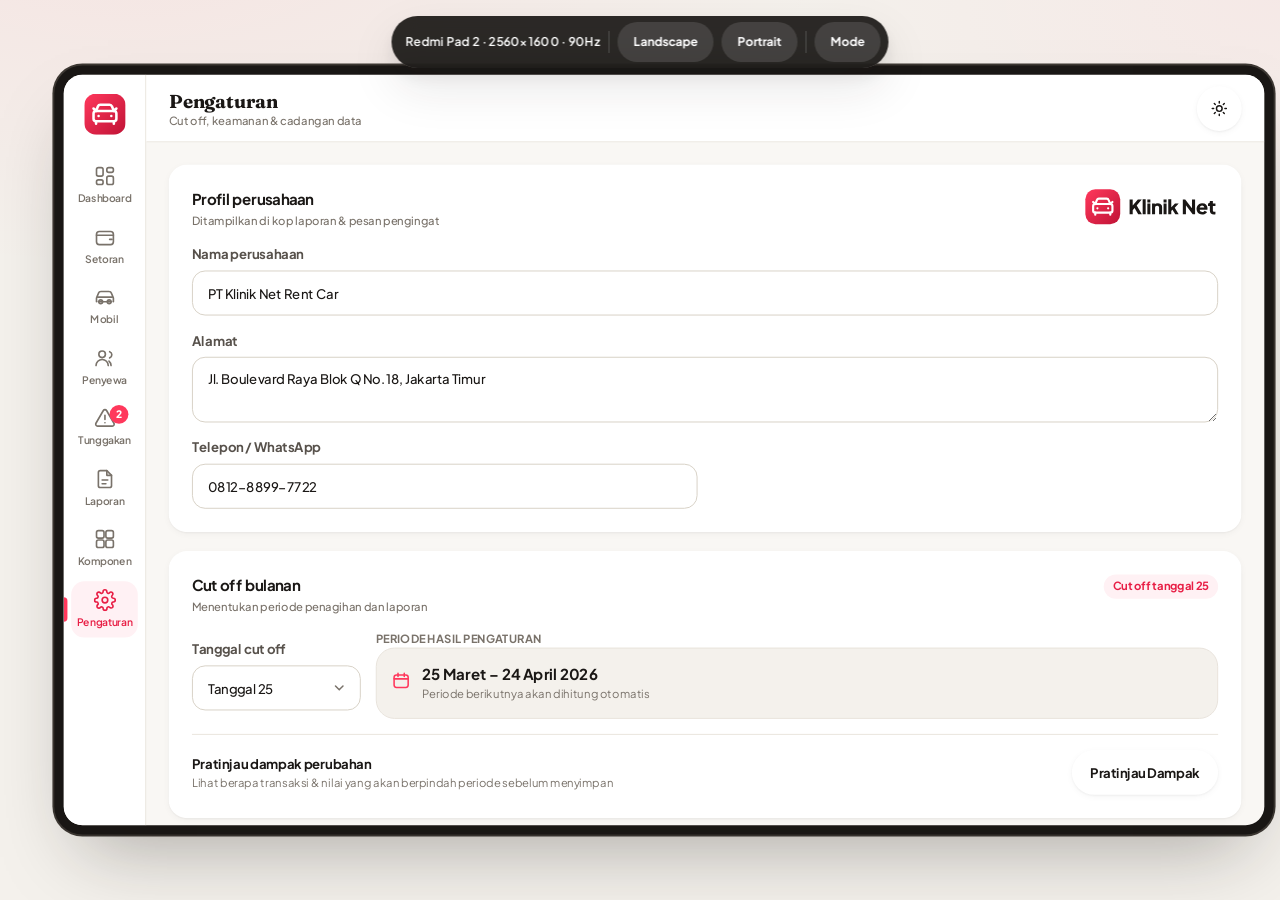
<file: prototype/settings.html>
<!DOCTYPE html>
<html lang="id" data-theme="light">
<head>
<meta charset="UTF-8" />
<meta name="viewport" content="width=device-width, initial-scale=1.0" />
<title>Pengaturan — Klinik Net</title>
<link rel="stylesheet" href="shared.css" />
</head>
<body>

<div class="preview-bar">
  <span>Redmi Pad 2 · 2560×1600 · 90Hz</span><span class="sep"></span>
  <button data-orient-btn data-orient="landscape">Landscape</button>
  <button data-orient-btn data-orient="portrait">Portrait</button>
  <span class="sep"></span><button id="theme-toggle">Mode</button>
</div>

<div class="viewport-stage">
  <div class="device-frame" id="device-frame">
    <div class="app-shell">
      <nav class="nav-rail" id="nav-rail"></nav>
      <div class="top-bar">
        <header class="top-bar-header">
          <div>
            <div class="page-title" id="page-title">Pengaturan</div>
            <div class="page-subtitle" id="page-subtitle"></div>
          </div>
          <div class="top-bar-actions">
            <button class="btn btn-secondary btn-icon" id="theme-toggle-2" aria-label="Tema"></button>
          </div>
        </header>
        <main class="page-body" id="page-body">

          <!-- Company profile -->
          <div class="card card-pad-lg mb-5">
            <div class="card-header">
              <div><div class="card-title">Profil perusahaan</div><div class="card-sub">Ditampilkan di kop laporan &amp; pesan pengingat</div></div>
              <img src="assets/logo.svg" alt="Logo" style="height:40px;width:auto" />
            </div>
            <div class="form-grid">
              <div class="field span-2">
                <label class="field-label" for="s-company">Nama perusahaan</label>
                <input class="input" id="s-company" />
              </div>
              <div class="field span-2">
                <label class="field-label" for="s-address">Alamat</label>
                <textarea class="input" id="s-address" style="min-height:70px"></textarea>
              </div>
              <div class="field">
                <label class="field-label" for="s-phone">Telepon / WhatsApp</label>
                <input class="input" id="s-phone" />
              </div>
            </div>
          </div>

          <!-- Cutoff -->
          <div class="card card-pad-lg mb-5">
            <div class="card-header">
              <div><div class="card-title">Cut off bulanan</div>
                <div class="card-sub">Menentukan periode penagihan dan laporan</div></div>
              <span class="badge badge-brand" id="period-preview"></span>
            </div>

            <div class="row gap-4 wrap mb-4">
              <div class="field" style="width:180px;flex:0 0 180px">
                <label class="field-label" for="s-cutoff">Tanggal cut off</label>
                <select class="select" id="s-cutoff"></select>
              </div>
              <div class="grow" style="min-width:220px">
                <div class="text-xs text-tertiary font-bold mb-2">PERIODE HASIL PENGATURAN</div>
                <div class="card card-outlined" style="box-shadow:none;background:var(--bg-sunken);padding:var(--sp-4)">
                  <div class="row gap-3">
                    <span style="color:var(--brand-500)"><svg viewBox="0 0 24 24" fill="none" stroke="currentColor" stroke-width="2" stroke-linecap="round" style="width:20px;height:20px"><rect x="3" y="5" width="18" height="16" rx="3"/><path d="M8 3v4M16 3v4M3 10h18"/></svg></span>
                    <div>
                      <div class="font-bold" id="period-range"></div>
                      <div class="text-xs text-tertiary">Periode berikutnya akan dihitung otomatis</div>
                    </div>
                  </div>
                </div>
              </div>
            </div>

            <div class="divider"></div>
            <div class="row-between wrap gap-3">
              <div>
                <div class="setting-info">
                  <div class="si-title">Pratinjau dampak perubahan</div>
                  <div class="si-desc">Lihat berapa transaksi &amp; nilai yang akan berpindah periode sebelum menyimpan</div>
                </div>
              </div>
              <button class="btn btn-secondary" id="btn-impact">Pratinjau Dampak</button>
            </div>
          </div>

          <!-- Work days -->
          <div class="card card-pad-lg mb-5">
            <div class="card-header">
              <div><div class="card-title">Jadwal kerja default</div>
                <div class="card-sub">Dipakai saat membuat kontrak baru</div></div>
            </div>
            <div class="setting-row">
              <div class="setting-info">
                <div class="si-title">Mode penagihan</div>
                <div class="si-desc">6 hari kerja = ada hari libur mingguan. 7 hari = harian penuh.</div>
              </div>
              <div class="segmented" id="s-workmode">
                <button data-wm="6days" class="active">6 Hari Kerja</button>
                <button data-wm="7days">7 Hari</button>
              </div>
            </div>
            <div class="setting-row" id="s-offday-row">
              <div class="setting-info">
                <div class="si-title">Hari libur default</div>
                <div class="si-desc">Hari yang tidak ditagih pada mode 6 hari kerja</div>
              </div>
              <div class="day-toggle" id="s-offdays" style="flex:0 0 auto">
                <button class="day-chip" data-day="1">Sen</button>
                <button class="day-chip" data-day="2">Sel</button>
                <button class="day-chip" data-day="3">Rab</button>
                <button class="day-chip" data-day="4">Kam</button>
                <button class="day-chip" data-day="5">Jum</button>
                <button class="day-chip" data-day="6">Sab</button>
                <button class="day-chip off" data-day="0">Min</button>
              </div>
            </div>
          </div>

          <!-- Security -->
          <div class="card card-pad-lg mb-5">
            <div class="card-header">
              <div><div class="card-title">Keamanan</div><div class="card-sub">Perlindungan data lokal di perangkat</div></div>
            </div>
            <div class="setting-row">
              <div class="setting-info">
                <div class="si-title">Kunci aplikasi dengan PIN</div>
                <div class="si-desc">Minta PIN 4 digit setiap membuka aplikasi</div>
              </div>
              <label class="switch"><input type="checkbox" id="s-pin" /><span class="switch-track"><span class="switch-thumb"></span></span></label>
            </div>
            <div class="setting-row">
              <div class="setting-info">
                <div class="si-title">Auto-lock</div>
                <div class="si-desc">Kunci otomatis setelah tidak ada aktivitas</div>
              </div>
              <select class="select" id="s-autolock" style="width:150px;flex:0 0 150px">
                <option value="1">1 menit</option><option value="5">5 menit</option>
                <option value="15">15 menit</option><option value="30">30 menit</option>
              </select>
            </div>
            <div class="setting-row">
              <div class="setting-info">
                <div class="si-title">Biometrik</div>
                <div class="si-desc">Gunakan sidik jari / pengenalan wajah bila tersedia</div>
              </div>
              <label class="switch"><input type="checkbox" id="s-bio" checked /><span class="switch-track"><span class="switch-thumb"></span></span></label>
            </div>
          </div>

          <!-- Data & backup -->
          <div class="card card-pad-lg mb-5">
            <div class="card-header">
              <div><div class="card-title">Data &amp; cadangan</div><div class="card-sub">Semua data tersimpan lokal (SQLite/Room)</div></div>
              <span class="badge badge-success" id="db-size"></span>
            </div>
            <div class="kpi-grid mb-5" style="grid-template-columns:repeat(3,1fr)">
              <div class="kpi" style="padding:var(--sp-4)">
                <div class="kpi-label" style="font-size:11px">Mobil</div>
                <div class="kpi-value" style="font-size:var(--fs-lg)" id="stat-cars">0</div>
              </div>
              <div class="kpi" style="padding:var(--sp-4)">
                <div class="kpi-label" style="font-size:11px">Penyewa</div>
                <div class="kpi-value" style="font-size:var(--fs-lg)" id="stat-renters">0</div>
              </div>
              <div class="kpi" style="padding:var(--sp-4)">
                <div class="kpi-label" style="font-size:11px">Transaksi</div>
                <div class="kpi-value" style="font-size:var(--fs-lg)" id="stat-pays">0</div>
              </div>
            </div>
            <div class="row gap-3 wrap">
              <button class="btn btn-primary" id="btn-backup">Cadangkan Data</button>
              <button class="btn btn-secondary" id="btn-restore">Pulihkan</button>
              <button class="btn btn-secondary" id="btn-export-all">Ekspor Semua (CSV)</button>
              <button class="btn btn-ghost" id="btn-reset" style="margin-left:auto;color:var(--danger)">Reset ke Data Demo</button>
            </div>
          </div>

          <!-- About -->
          <div class="card card-pad-lg">
            <div class="row gap-4 wrap">
              <!-- logo-mono.svg di-inline, bukan <img>: SVG yang dimuat lewat <img> adalah
                   dokumen terpisah, jadi currentColor / --mark-bg tidak pernah
                   mencapai tile dan hurufnya. -->
              <svg viewBox="0 0 200 56" role="img" aria-label="Klinik Net" style="height:48px;width:auto;flex:0 0 auto;color:var(--text-primary);--mark-bg:#FFFFFF">
                <g transform="translate(2 2)">
                  <rect width="52" height="52" rx="15" fill="currentColor"/>
                  <g transform="translate(6.8 6) scale(1.6)" fill="none" stroke="var(--mark-bg, #FFFFFF)" stroke-width="2" stroke-linecap="round" stroke-linejoin="round">
                    <path d="m21 8-2 2-1.5-3.7A2 2 0 0 0 15.646 5H8.4a2 2 0 0 0-1.903 1.257L5 10 3 8"/>
                    <path d="M7 14h.01"/><path d="M17 14h.01"/>
                    <rect width="18" height="8" x="3" y="10" rx="2"/>
                    <path d="M5 18v2"/><path d="M19 18v2"/>
                  </g>
                </g>
                <g transform="translate(66 0)" fill="currentColor" fill-rule="nonzero" aria-hidden="true">
                  <path transform="translate(0.00 39.40) scale(0.03 -0.03)" d="M66 0V745H221V372L178 387L476 745H670L375 389L384 499L676 0H495L313 315L221 204V0Z"/>
                  <path transform="translate(19.81 39.40) scale(0.03 -0.03)" d="M55 0V757H205V0Z"/>
                  <path transform="translate(26.81 39.40) scale(0.03 -0.03)" d="M55 0V546H205V0ZM55 595V745H205V595Z"/>
                  <path transform="translate(33.81 39.40) scale(0.03 -0.03)" d="M55 0V546H195V438L187 462Q206 511 248.5 534.5Q291 558 348 558Q410 558 456.5 532Q503 506 529 459.5Q555 413 555 350.7V0H405V319Q405 351 392.5 374Q380 397 357.41 410Q334.81 423 305.41 423Q276 423 253 410Q230 397 217.5 374Q205 351 205 319V0Z"/>
                  <path transform="translate(50.98 39.40) scale(0.03 -0.03)" d="M55 0V546H205V0ZM55 595V745H205V595Z"/>
                  <path transform="translate(57.98 39.40) scale(0.03 -0.03)" d="M55 0V757H205V272L149 290L390 546H575L377 326L574 0H404L239 277L326 299L159 117L205 204V0Z"/>
                  <path transform="translate(79.36 39.40) scale(0.03 -0.03)" d="M66 0V745H185L585 218L521 203V745H676V0H556L163 531L221 546V0Z"/>
                  <path transform="translate(100.82 39.40) scale(0.03 -0.03)" d="M318 -12Q231 -12 167 26.5Q103 65 68 130Q33 195 33 274Q33 356 69.5 420Q106 484 168 521Q230 558 308 558Q373 558 423 537.5Q473 517 507.5 480Q542 443 560 394.5Q578 346 578 289Q578 273 576.5 257.5Q575 242 571 231H162V341H486L415 289Q425 332 414 365.5Q403 399 375.5 418.5Q348 438 308 438Q269 438 241 419Q213 400 199 363Q185 326 188 273Q184 227 199 192Q214 157 245 137.5Q276 118 320 118Q360 118 388.5 134Q417 150 433 178L553 121Q537 81 502.5 51Q468 21 421 4.5Q374 -12 318 -12Z"/>
                  <path transform="translate(118.35 39.40) scale(0.03 -0.03)" d="M318 -6Q219 -6 164.5 47.5Q110 101 110 197V416H18V546H23Q65 546 87.5 567Q110 588 110 630V670H260V546H388V416H260V207Q260 179 270 160.5Q280 142 301 133Q322 124 353 124Q360 124 369 125Q378 126 388 127V0Q373 -2 354 -4Q335 -6 318 -6Z"/>
                </g>
              </svg>
              <div class="grow">
                <div class="card-title">Klinik Net v1.0 (Prototype)</div>
                <div class="card-sub">Offline-first · Target Android 11+ · Room + Jetpack Compose</div>
              </div>
              <span class="badge badge-neutral">100% offline</span>
            </div>
          </div>

        </main>
      </div>
    </div>

    <!-- Impact preview -->
    <div class="modal" id="impact-modal">
      <div class="modal-header">
        <div><div class="card-title">Pratinjau Dampak Cut Off</div><div class="card-sub">Perubahan belum disimpan</div></div>
        <button class="btn btn-ghost btn-icon" data-close="impact-modal" aria-label="Tutup">
          <svg viewBox="0 0 24 24" fill="none" stroke="currentColor" stroke-width="2.4"><path d="M18 6 6 18M6 6l12 12"/></svg>
        </button>
      </div>
      <div class="modal-body" id="impact-body"></div>
      <div class="modal-footer">
        <button class="btn btn-secondary" data-close="impact-modal">Batal</button>
        <button class="btn btn-primary" id="impact-apply">Terapkan Cut Off Baru</button>
      </div>
    </div>

    <div class="scrim" id="scrim"></div>
    <div id="snackbar-host" style="position:absolute;inset:0;pointer-events:none;z-index:130"></div>
  </div>
</div>

<script src="data.js"></script>
<script src="shared.js"></script>
<script>
(function () {
  const store = window.klinikStore;
  const S = store.getSettings();

  window.Shell.render("settings", { title: "Pengaturan", subtitle: "Cut off, keamanan & cadangan data" });
  const t2 = document.getElementById("theme-toggle-2");
  if (t2) { t2.innerHTML = window.I.sun; t2.addEventListener("click", () => { window.Device.toggleTheme(); t2.innerHTML = document.documentElement.getAttribute("data-theme")==="dark"?window.I.moon:window.I.sun; }); }

  /* ---------- Load values ---------- */
  document.getElementById("s-company").value = S.companyName || "";
  document.getElementById("s-address").value = S.companyAddress || "";
  document.getElementById("s-phone").value = S.companyPhone || "";
  document.getElementById("s-pin").checked = !!S.pinEnabled;
  document.getElementById("s-autolock").value = String(S.autoLockMinutes || 5);
  document.getElementById("s-bio").checked = true;

  const cutoffSel = document.getElementById("s-cutoff");
  cutoffSel.innerHTML = Array.from({ length: 28 }, (_, i) => `<option value="${i + 1}" ${i + 1 === S.cutoffDay ? "selected" : ""}>Tanggal ${i + 1}</option>`).join("");

  document.querySelectorAll("#s-workmode button").forEach(b => b.classList.toggle("active", b.getAttribute("data-wm") === S.workDaysMode));
  document.querySelectorAll("#s-offdays .day-chip").forEach(ch => ch.classList.toggle("off", parseInt(ch.getAttribute("data-day"), 10) === S.defaultOffDay));
  document.getElementById("s-offday-row").style.display = S.workDaysMode === "7days" ? "none" : "flex";

  function renderPeriodPreview(day) {
    const d = day || S.cutoffDay;
    const today = new Date("2026-03-29");
    let start, end;
    if (today.getDate() >= d) {
      start = new Date(2026, 2, d); end = new Date(2026, 3, d - 1);
    } else {
      start = new Date(2026, 1, d); end = new Date(2026, 2, d - 1);
    }
    const names = ["Januari","Februari","Maret","April","Mei","Juni","Juli","Agustus","September","Oktober","November","Desember"];
    document.getElementById("period-range").textContent = `${start.getDate()} ${names[start.getMonth()]} – ${end.getDate()} ${names[end.getMonth()]} ${end.getFullYear()}`;
    document.getElementById("period-preview").textContent = `Cut off tanggal ${d}`;
  }
  renderPeriodPreview();

  cutoffSel.addEventListener("change", () => renderPeriodPreview(parseInt(cutoffSel.value, 10)));

  /* ---------- Work mode ---------- */
  document.getElementById("s-workmode").addEventListener("click", e => {
    const b = e.target.closest("[data-wm]");
    if (!b) return;
    const wm = b.getAttribute("data-wm");
    S.workDaysMode = wm;
    document.querySelectorAll("#s-workmode button").forEach(x => x.classList.toggle("active", x === b));
    document.getElementById("s-offday-row").style.display = wm === "7days" ? "none" : "flex";
    store.save();
    window.UI.toast("Mode penagihan default: " + (wm === "7days" ? "7 hari" : "6 hari kerja"));
  });
  document.getElementById("s-offdays").addEventListener("click", e => {
    const ch = e.target.closest("[data-day]");
    if (!ch) return;
    const wasOff = ch.classList.contains("off");
    document.querySelectorAll("#s-offdays .day-chip").forEach(x => { if (x !== ch) x.classList.remove("off"); });
    ch.classList.toggle("off", !wasOff);
    S.defaultOffDay = wasOff ? null : parseInt(ch.getAttribute("data-day"), 10);
    store.save();
  });

  /* ---------- Company profile ---------- */
  ["s-company", "s-address", "s-phone"].forEach(id => {
    document.getElementById(id).addEventListener("input", () => {
      S.companyName = document.getElementById("s-company").value;
      S.companyAddress = document.getElementById("s-address").value;
      S.companyPhone = document.getElementById("s-phone").value;
      store.save();
    });
  });

  /* ---------- Security ---------- */
  document.getElementById("s-pin").addEventListener("change", e => {
    S.pinEnabled = e.target.checked;
    store.save();
    window.UI.toast(e.target.checked ? "Kunci PIN diaktifkan" : "Kunci PIN dinonaktifkan");
  });
  document.getElementById("s-autolock").addEventListener("change", e => {
    S.autoLockMinutes = parseInt(e.target.value, 10);
    store.save();
  });

  /* ---------- Impact preview ---------- */
  document.getElementById("btn-impact").addEventListener("click", () => {
    const newDay = parseInt(cutoffSel.value, 10);
    const cur = store.getCurrentCutoffPeriod();
    const pays = store.getPayments().filter(p => p.status === "confirmed");
    const inCur = pays.filter(p => p.date >= cur.startDateStr && p.date <= cur.endDateStr);
    // Simulasi: dengan cut off baru, beberapa transaksi awal bulan masuk ke periode berikutnya
    const shift = newDay - cur.cutoffDay;
    const shifted = pays.filter(p => {
      const d = new Date(p.date);
      if (shift > 0) return d.getDate() <= shift && d.getMonth() === 2;
      return d.getDate() > newDay && d.getMonth() === 2;
    });
    const shiftedSum = shifted.reduce((s, p) => s + p.amount, 0);
    const curSum = inCur.reduce((s, p) => s + p.amount, 0);

    document.getElementById("impact-body").innerHTML = `
      <div class="col gap-4">
        <div class="card card-outlined" style="box-shadow:none;background:var(--bg-sunken)">
          <div class="row gap-3 mb-2"><span style="color:var(--brand-500)"><svg viewBox="0 0 24 24" fill="none" stroke="currentColor" stroke-width="2" stroke-linecap="round" style="width:20px;height:20px"><circle cx="12" cy="12" r="9"/><path d="M12 11v5M12 8h.01"/></svg></span> <b>Periode berjalan (cut off ${cur.cutoffDay})</b></div>
          <div class="text-sm text-secondary">${cur.label}</div>
          <div class="num-display text-brand mt-2">${fmt.rpShort(curSum)} · ${inCur.length} transaksi</div>
        </div>
        <div class="card card-outlined" style="box-shadow:none;background:var(--bg-sunken)">
          <div class="row gap-3 mb-2"><span style="color:var(--warning)"><svg viewBox="0 0 24 24" fill="none" stroke="currentColor" stroke-width="2" stroke-linecap="round" style="width:20px;height:20px"><path d="M10.3 3.9 2.4 17.5A2 2 0 0 0 4.1 20.5h15.8a2 2 0 0 0 1.7-3L13.7 3.9a2 2 0 0 0-3.4 0Z"/><path d="M12 9v4.5M12 17h.01"/></svg></span> <b>Dengan cut off ${newDay}</b></div>
          <div class="text-sm text-secondary">${shifted.length} transaksi (${fmt.rpShort(shiftedSum)}) akan berpindah ke periode berikutnya</div>
          <div class="num-display text-warning mt-2">${shifted.length ? "Periode ini turun " + fmt.rpShort(shiftedSum) : "Tidak ada transaksi yang berpindah"}</div>
        </div>
        ${shifted.length ? `<div class="col gap-2">
          <div class="text-xs text-tertiary font-bold">TRANSAKSI YANG BERPINDAH</div>
          ${shifted.slice(0, 6).map(p => {
            const c = store.getContractById(p.contractId);
            const r = c ? store.getRenterById(c.renterId) : null;
            return `<div class="row-between text-sm"><span>${fmt.dateShort(p.date)} · ${r ? r.name : "—"}</span><b class="num-display">${fmt.rp(p.amount)}</b></div>`;
          }).join("")}
        </div>` : ""}
      </div>`;
    window.UI.openModal("impact-modal");
  });

  document.querySelectorAll("[data-close='impact-modal']").forEach(b => b.addEventListener("click", () => window.UI.closeModal("impact-modal")));
  document.getElementById("impact-apply").addEventListener("click", () => {
    S.cutoffDay = parseInt(cutoffSel.value, 10);
    store.save();
    window.UI.closeModal("impact-modal");
    renderPeriodPreview();
    window.UI.toast("Tanggal cut off disimpan: tanggal " + S.cutoffDay, "success", "Terapkan", renderPeriodPreview);
  });

  /* ---------- Backup / restore / export ---------- */
  function renderStats() {
    document.getElementById("stat-cars").textContent = store.getCars().length;
    document.getElementById("stat-renters").textContent = store.getRenters().length;
    document.getElementById("stat-pays").textContent = store.getPayments().length;
    const bytes = new Blob([JSON.stringify(store.state)]).size;
    document.getElementById("db-size").textContent = (bytes / 1024).toFixed(1) + " KB";
  }

  document.getElementById("btn-backup").addEventListener("click", () => {
    window.UI.download("klinik-net-backup-2026-03-29.json", JSON.stringify(store.state, null, 2), "application/json");
  });

  document.getElementById("btn-restore").addEventListener("click", () => {
    const input = document.createElement("input");
    input.type = "file"; input.accept = ".json,application/json";
    input.addEventListener("change", () => {
      const file = input.files[0];
      if (!file) return;
      const reader = new FileReader();
      reader.onload = () => {
        try {
          const data = JSON.parse(reader.result);
          if (!data.cars || !data.payments) throw new Error("Format tidak dikenali");
          store.state = data; store.save();
          renderStats(); renderPeriodPreview();
          window.UI.toast("Data berhasil dipulihkan");
        } catch (e) { window.UI.toast("Gagal memulihkan: " + e.message, "error"); }
      };
      reader.readAsText(file);
    });
    input.click();
  });

  document.getElementById("btn-export-all").addEventListener("click", () => {
    const s = store.state;
    const csv = [["DATA KLINIK NET — CADANGAN LOKAL"], [], ["TANGGAL", new Date().toLocaleDateString("id-ID")], []];
    csv.push(["MOBIL"], ["Plat", "Merek", "Tipe", "Tahun", "Warna", "Tarif", "Status", "Catatan"]);
    s.cars.forEach(c => csv.push([c.plate, c.brand, c.model, c.year, c.color, c.dailyRate, c.status, c.notes]));
    csv.push([], ["PENYEWA"], ["Nama", "HP", "Alamat", "Bergabung"]);
    s.renters.forEach(r => csv.push([r.name, r.phone, r.address, r.joinDate]));
    csv.push([], ["KONTRAK"], ["Renter", "Mobil", "Mulai", "Tarif", "Jadwal", "Libur", "Status"]);
    s.contracts.forEach(c => { const r = store.getRenterById(c.renterId); const car = store.getCarById(c.carId);
      csv.push([r ? r.name : "", car ? car.plate : "", c.startDate, c.dailyRate, c.workSchedule, (c.offDays || []).join("/"), c.status]); });
    csv.push([], ["TRANSAKSI"], ["Tanggal", "Kontrak", "Nominal", "Bank", "Referensi", "Status", "Alasan Batal", "Catatan"]);
    s.payments.forEach(p => csv.push([p.date, p.contractId, p.amount, p.bank, p.referenceNo, p.status, p.cancelReason || "", p.notes || ""]));
    window.CSV.download("klinik-net-data-lengkap.csv", csv);
  });

  document.getElementById("btn-reset").addEventListener("click", async () => {
    const ok = await window.UI.confirm({
      title: "Reset ke data demo?",
      subtitle: "Semua perubahan Anda akan hilang",
      message: "Seluruh mobil, penyewa, kontrak, dan transaksi akan dikembalikan ke kondisi awal prototype.",
      okLabel: "Reset sekarang",
      danger: true
    });
    if (!ok) return;
    store.resetDefaults();
    renderStats(); renderPeriodPreview();
    window.UI.toast("Data dikembalikan ke kondisi demo", "success", "Muat ulang", () => location.reload());
  });

  renderStats();
  window.addEventListener("klinik_data_changed", renderStats);
})();
</script>
</body>
</html>
</file>
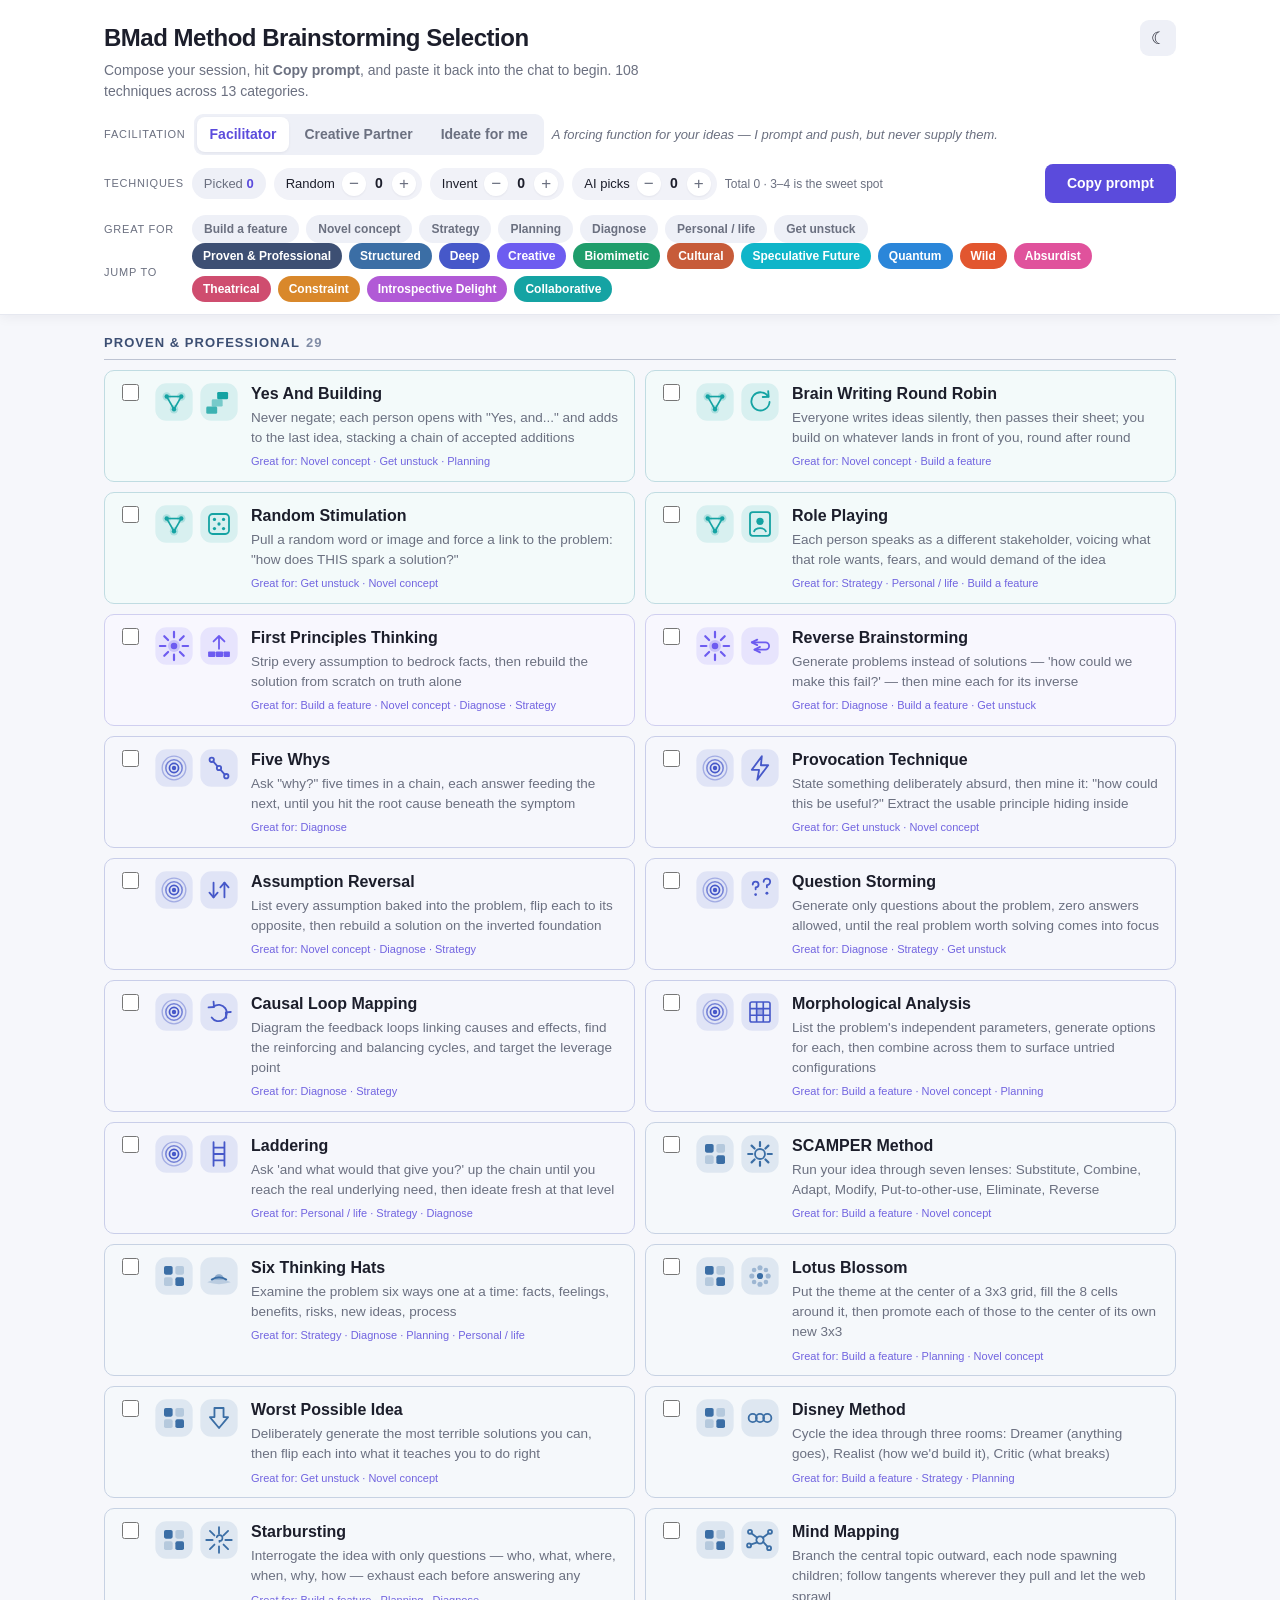
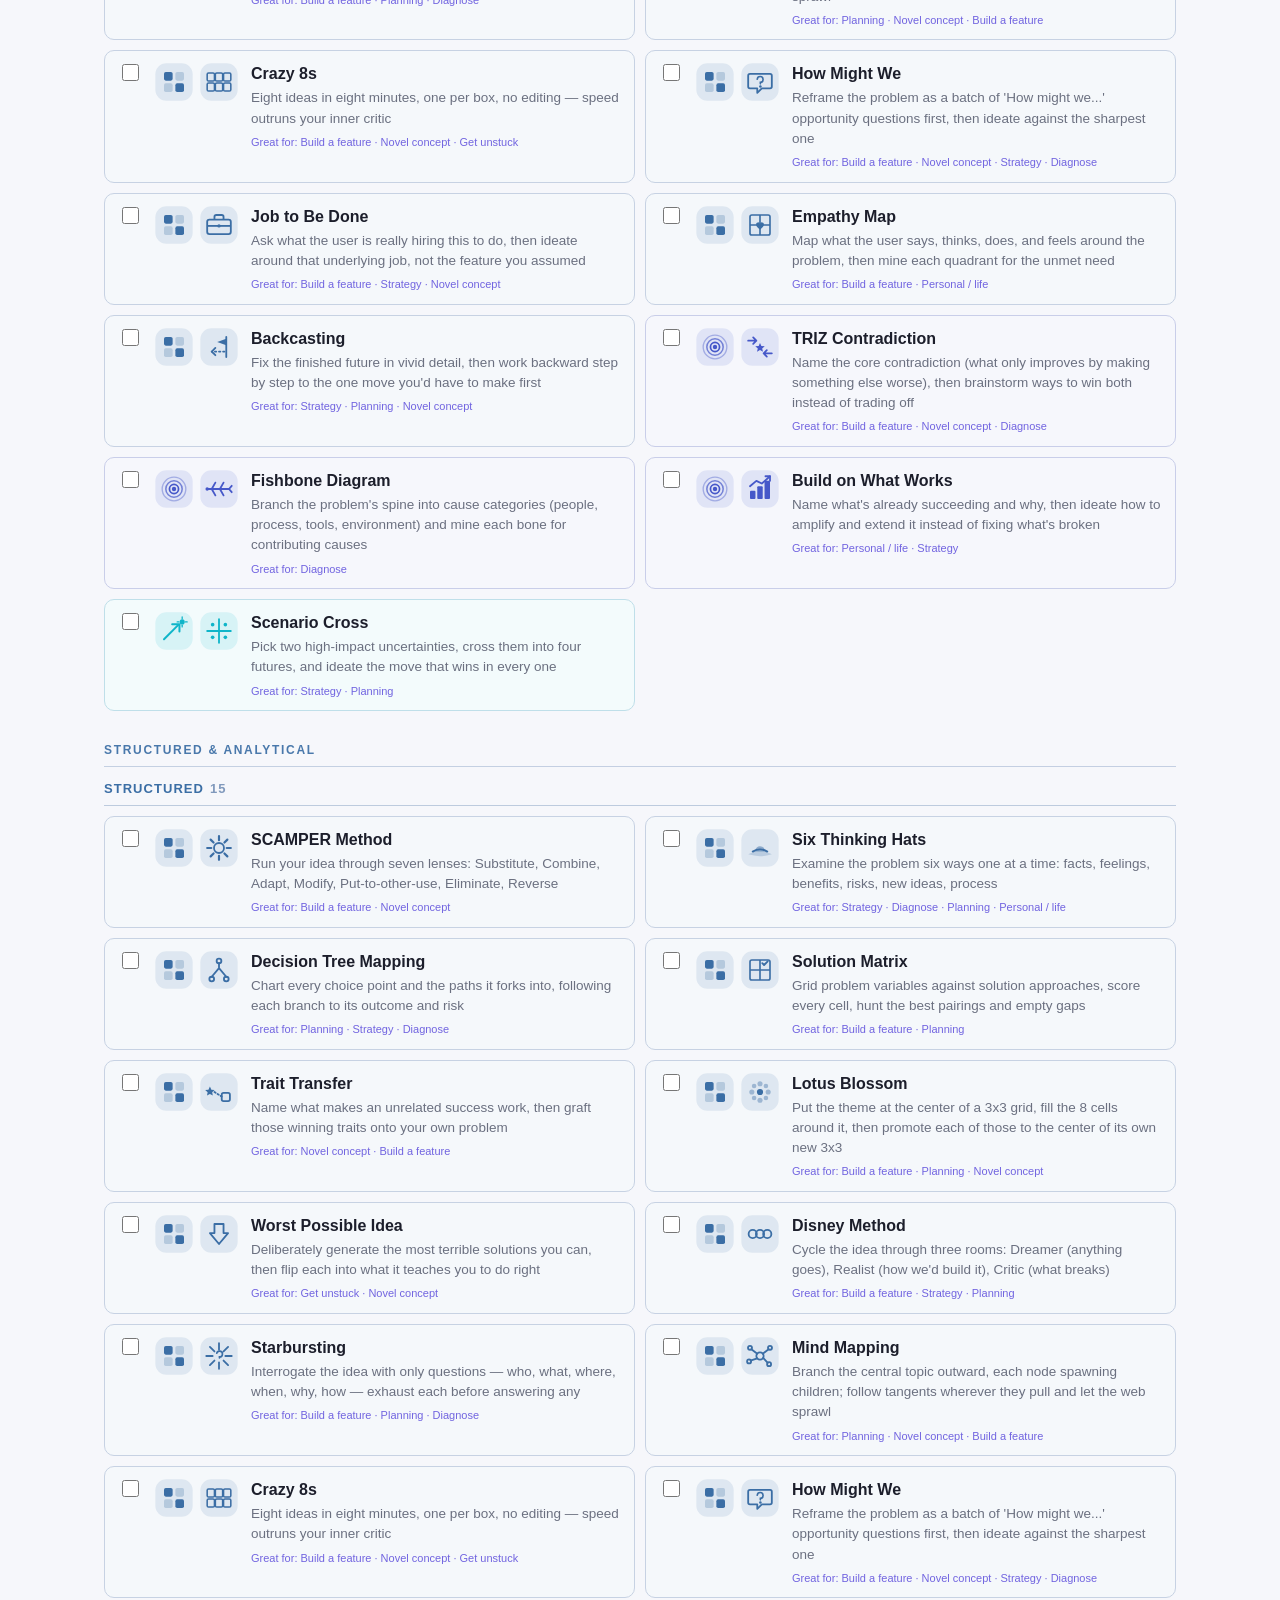
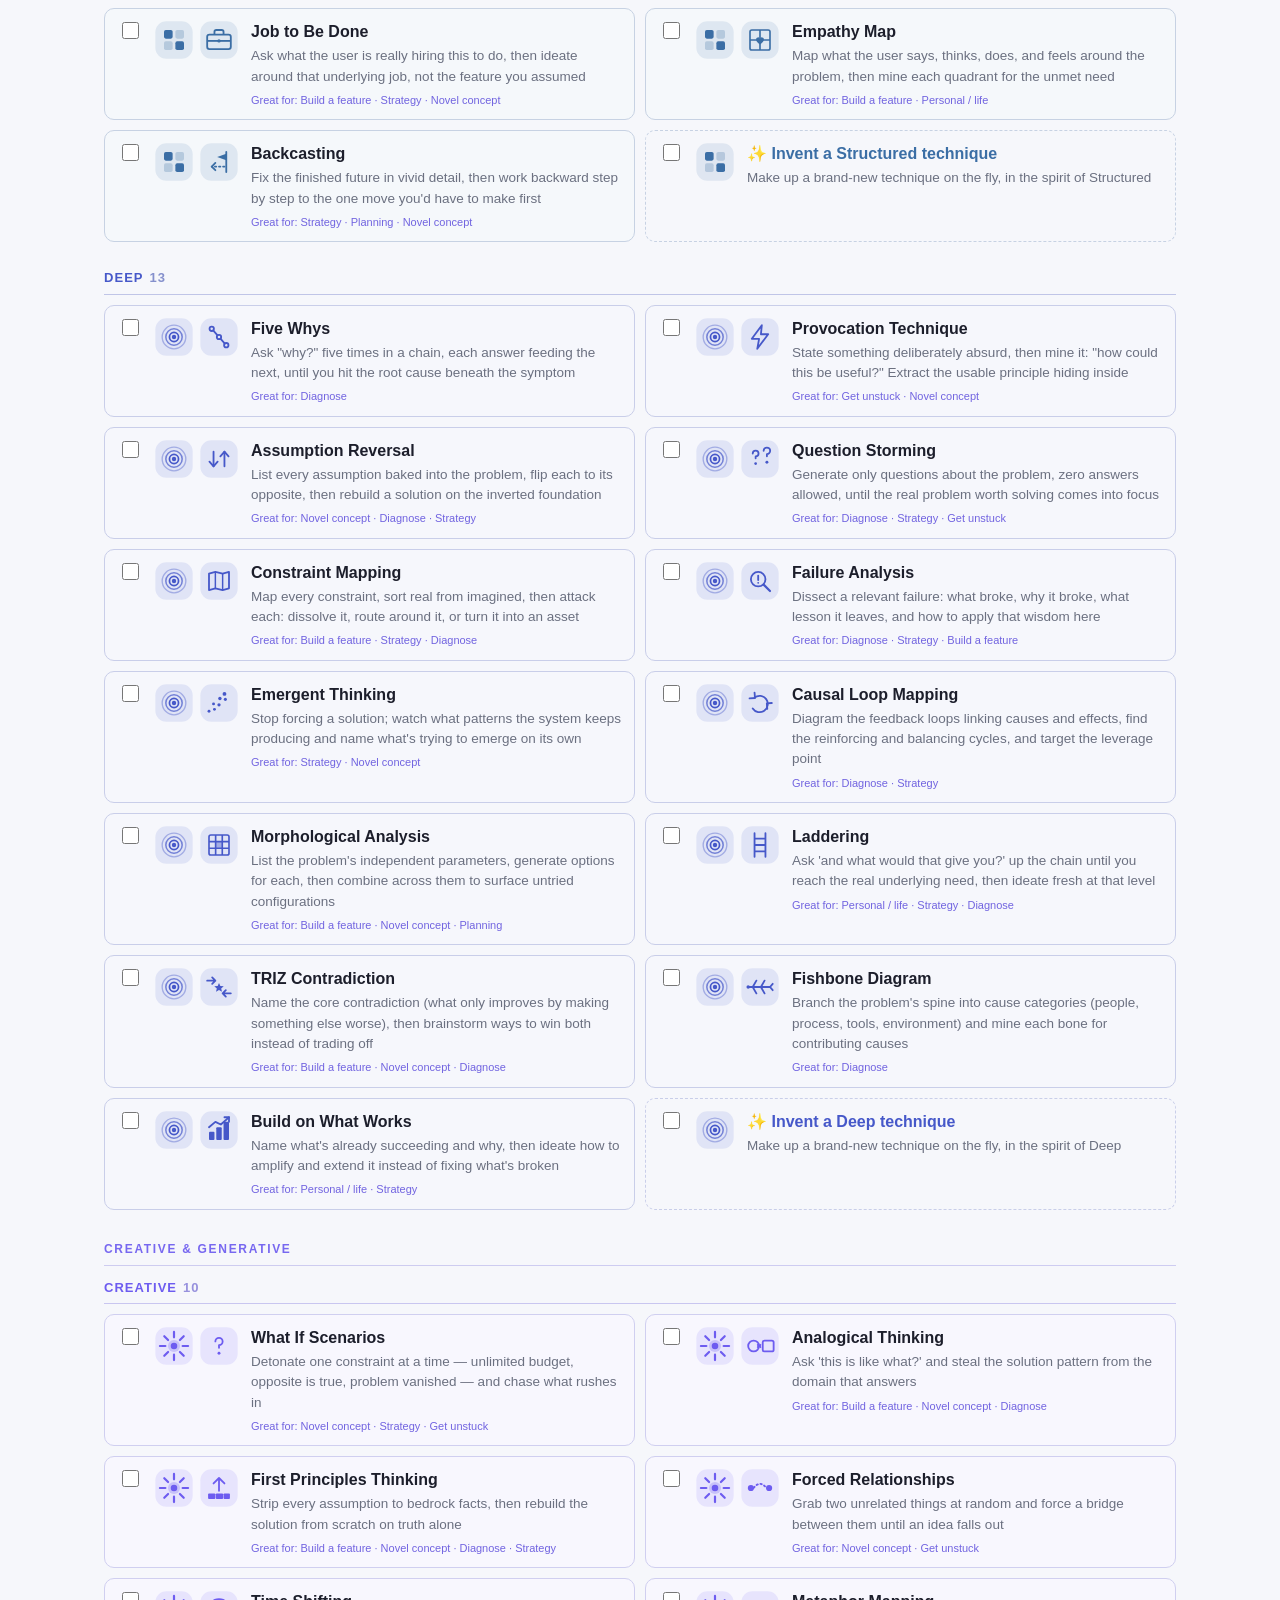
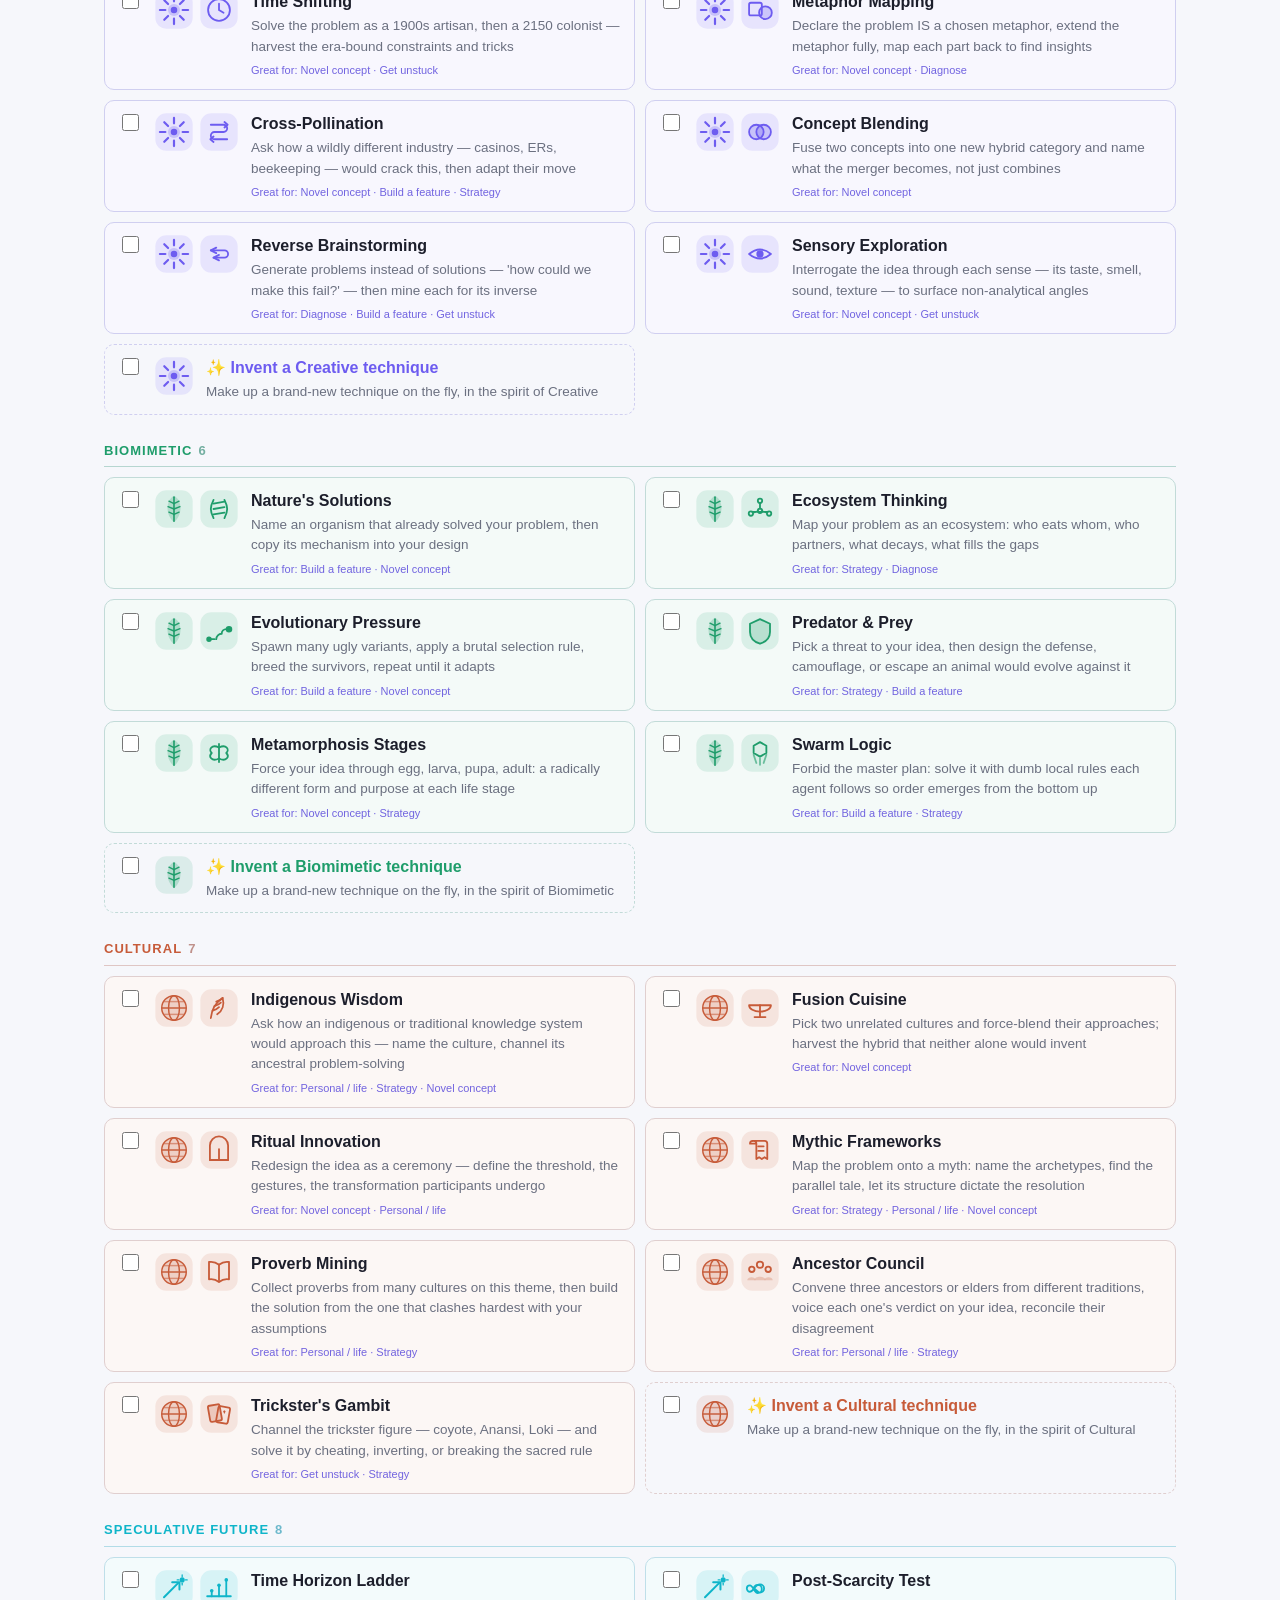
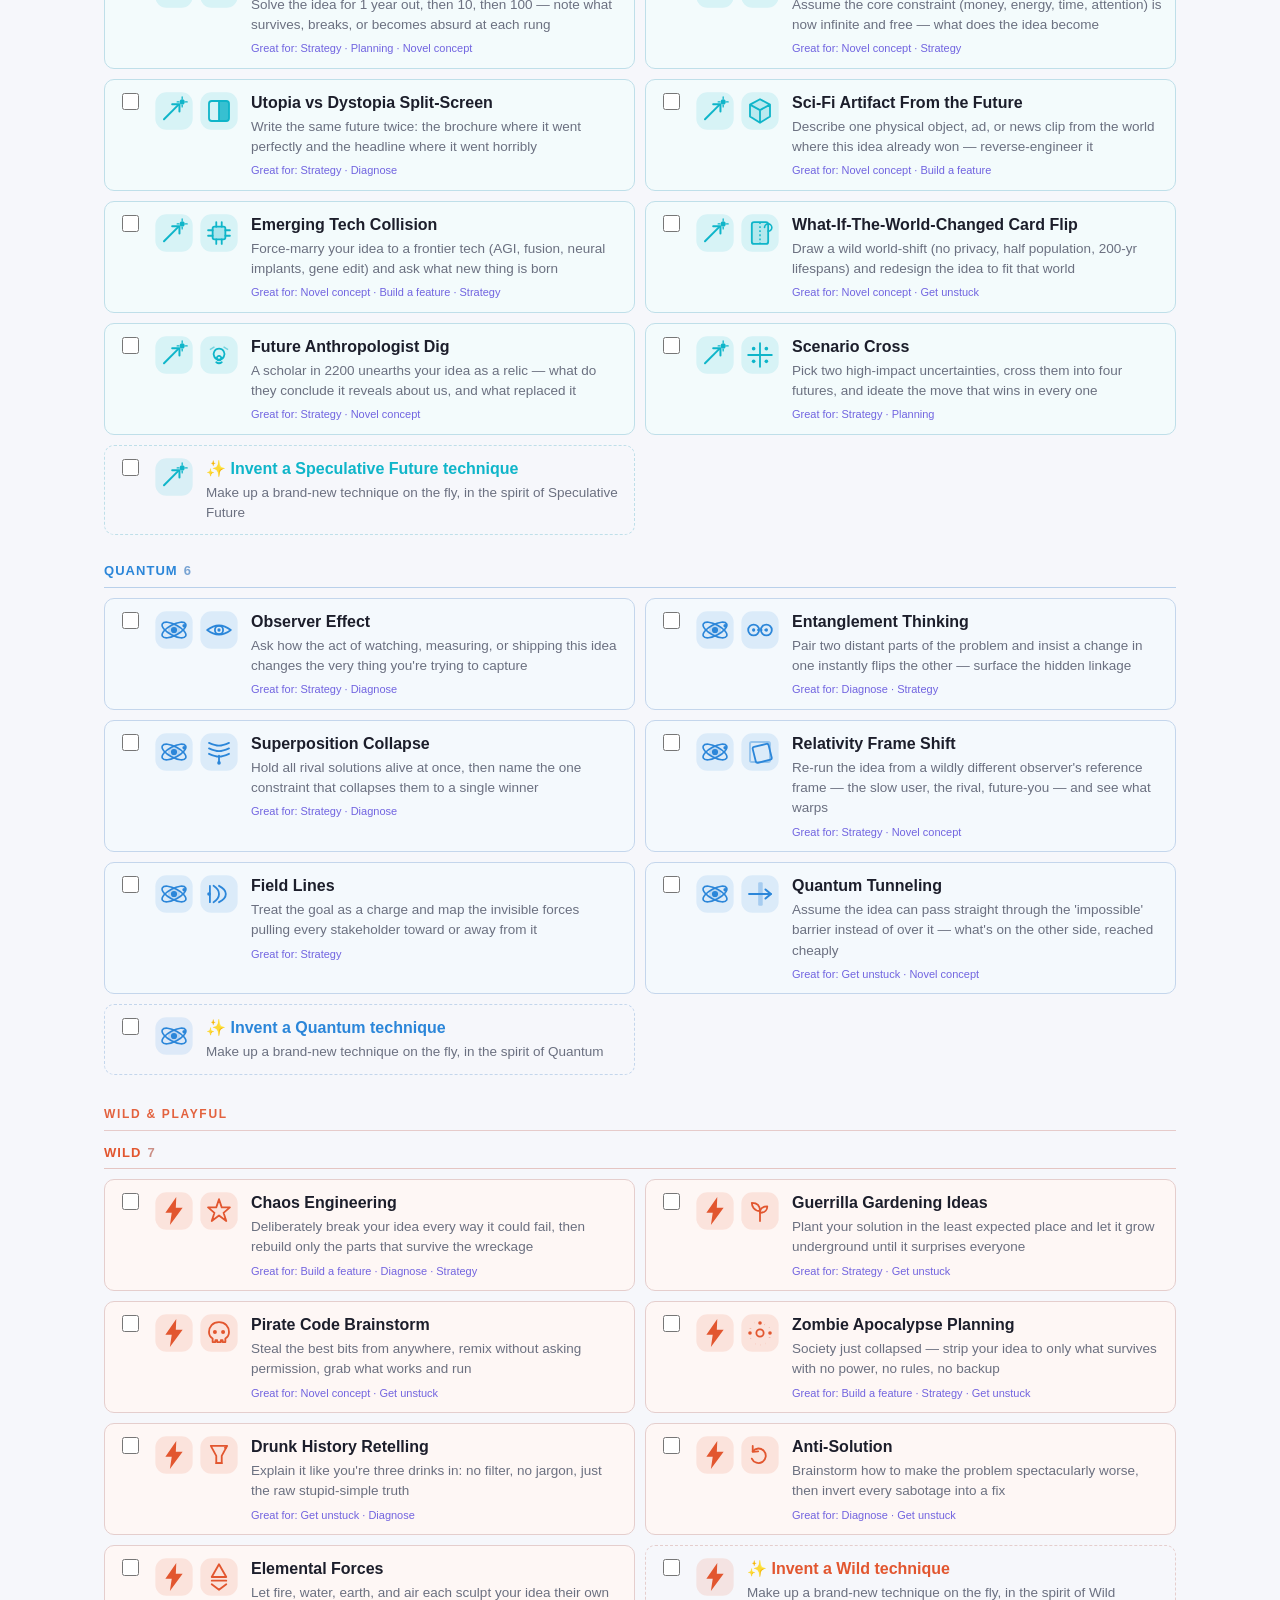
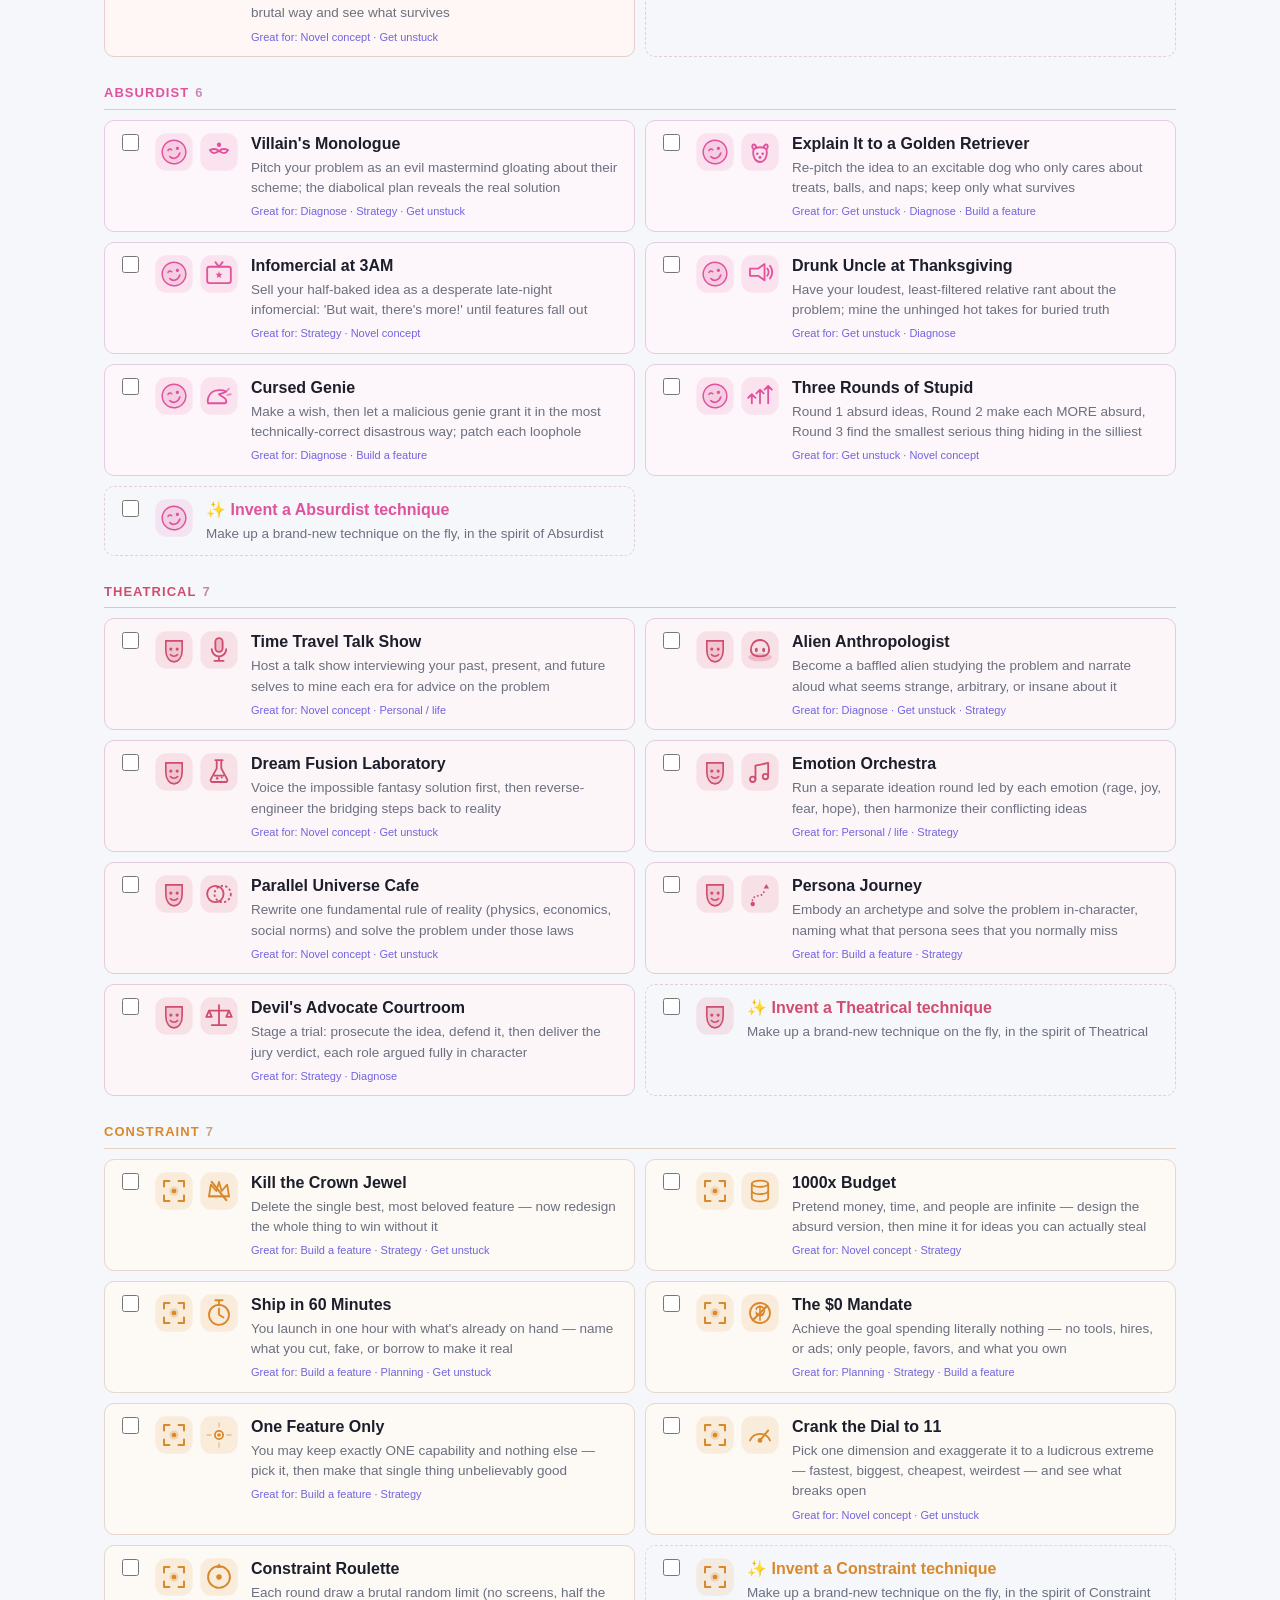
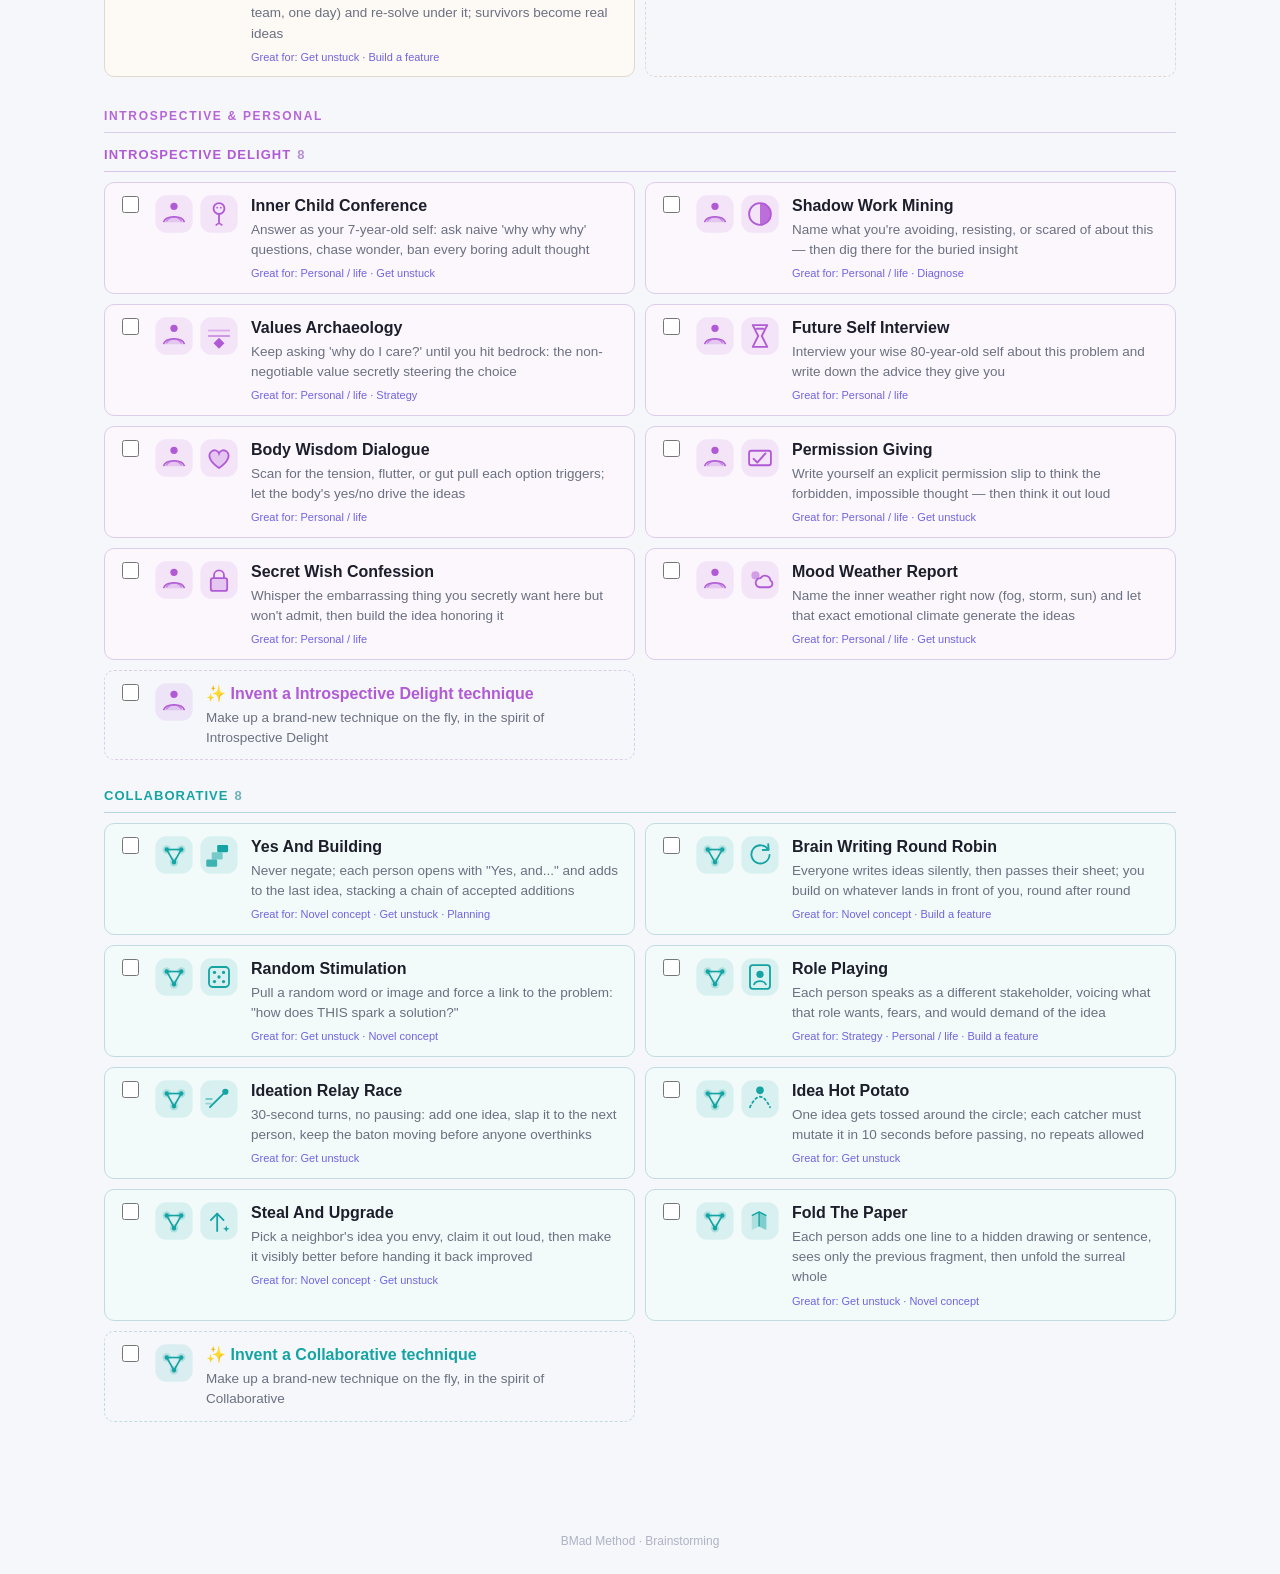
<file: .agents/skills/bmad-brainstorming/assets/brain-selector.html>
<!DOCTYPE html>
<html lang="en">
<head>
<meta charset="utf-8">
<meta name="viewport" content="width=device-width, initial-scale=1">
<title>BMad Method Brainstorming Selection</title>
<script>
/* set the theme before first paint so there's no light-mode flash */
(function(){ try {
  var t = localStorage.getItem('bmad-theme');
  if (!t) { t = (window.matchMedia && window.matchMedia('(prefers-color-scheme: dark)').matches) ? 'dark' : 'light'; }
  document.documentElement.setAttribute('data-theme', t);
} catch(e){} })();
</script>
<style>
  :root {
    --bg:#f6f7fb; --surface:#fff; --ink:#1c1e2b; --muted:#6b7080;
    --accent:#5b4bdc; --accent-ink:#5b4bdc; --warn:#c0561f;
    --line:#e6e8f0; --control:#eef0f7; --control2:#f1f2f8; --raised:#fff;
    --cnt:#b9bdce; --foot:#aeb2c4; --shadow:rgba(20,20,50,.06);
  }
  :root[data-theme="dark"] {
    --bg:#0f1117; --surface:#171a23; --ink:#e7e9f2; --muted:#9aa0b4;
    --accent:#6d5cf0; --accent-ink:#a99bff; --warn:#e08a4a;
    --line:#2a2f3e; --control:#222634; --control2:#1d212d; --raised:#2c3242;
    --cnt:#5a6076; --foot:#5a6076; --shadow:rgba(0,0,0,.45);
  }
  /* lift the category hue toward white on dark surfaces so deep hues stay legible */
  :root[data-theme="dark"] section > h2 { color:color-mix(in srgb, var(--c) 62%, #fff); }
  :root[data-theme="dark"] .tech .ico { color:color-mix(in srgb, var(--c) 68%, #fff); }
  :root[data-theme="dark"] label.tech:has(input:checked) { border-color:color-mix(in srgb, var(--c) 60%, #fff); }
  .titlerow { display:flex; align-items:flex-start; justify-content:space-between; gap:12px; }
  .themebtn { flex:none; width:36px; height:36px; border-radius:9px; background:var(--control); color:var(--ink); font-size:17px; line-height:1; display:inline-flex; align-items:center; justify-content:center; }
  .themebtn:hover { background:var(--raised); }
  * { box-sizing:border-box; }
  body { margin:0; font:16px/1.5 -apple-system,BlinkMacSystemFont,"Segoe UI",Roboto,Helvetica,Arial,sans-serif; background:var(--bg); color:var(--ink); }
  header { position:sticky; top:0; z-index:5; background:var(--surface); padding:20px 0 12px; border-bottom:1px solid var(--line); box-shadow:0 2px 12px var(--shadow); }
  .hwrap { max-width:1120px; margin:0 auto; padding:0 24px; }  /* align header content with the card column on wide screens */
  h1 { margin:0 0 4px; font-size:24px; letter-spacing:-.02em; }
  .sub { margin:0 0 12px; color:var(--muted); font-size:14px; max-width:74ch; }
  button { font:inherit; border:0; border-radius:8px; cursor:pointer; }
  .composer { display:flex; flex-direction:column; gap:9px; margin:6px 0 12px; }
  .grp { display:flex; gap:8px; align-items:center; flex-wrap:wrap; }
  .glabel { font-size:11px; text-transform:uppercase; letter-spacing:.07em; color:var(--muted); min-width:74px; }
  .modes { display:inline-flex; background:var(--control); border-radius:9px; padding:3px; gap:2px; }
  .mode { padding:7px 13px; font-size:14px; font-weight:600; color:var(--muted); background:transparent; }
  .mode.on { background:var(--raised); color:var(--accent-ink); box-shadow:0 1px 3px var(--shadow); }
  .modehint { flex:1 1 240px; min-width:0; font-size:13px; color:var(--muted); font-style:italic; }
  .pill { font-size:13px; color:var(--muted); background:var(--control); padding:6px 12px; border-radius:20px; }
  .pill b { color:var(--accent-ink); }
  .step { display:inline-flex; align-items:center; gap:7px; font-size:13px; color:var(--ink); background:var(--control2); padding:4px 6px 4px 12px; border-radius:20px; }
  .step b { min-width:12px; text-align:center; font-size:14px; color:var(--ink); }
  .step button { width:24px; height:24px; border-radius:50%; background:var(--raised); color:var(--muted); font-size:17px; line-height:22px; text-align:center; box-shadow:0 1px 2px var(--shadow); }
  .step button:hover { color:var(--accent-ink); }
  .total { font-size:12px; color:var(--muted); }
  .total.warn { color:var(--warn); font-weight:600; }
  .bar { display:flex; gap:10px 14px; align-items:center; flex-wrap:wrap; }
  #copy { margin-left:auto; padding:9px 22px; background:var(--accent); color:#fff; font-size:14px; font-weight:700; }
  #copy:hover { filter:brightness(1.07); }
  .chips { flex:1 1 320px; min-width:0; display:flex; gap:7px; flex-wrap:wrap; align-items:center; }
  .chip { font-size:12px; padding:4px 11px; border-radius:16px; border:0; color:#fff; background:var(--cc); font-weight:600; cursor:pointer; }
  .chip:hover { filter:brightness(1.08); }
  .banner { max-height:0; overflow:hidden; transition:max-height .25s ease, padding .22s ease, margin .22s ease; background:linear-gradient(90deg,var(--accent),#8275f2); color:#fff; border-radius:10px; font-weight:700; text-align:center; padding:0 14px; }
  .banner.show { max-height:64px; padding:13px 14px; margin-top:10px; }
  .banner.fail { background:linear-gradient(90deg,var(--warn),#e0894a); }
  main { padding:18px 24px 60px; max-width:1120px; margin:0 auto; }
  section { margin:0 0 26px; }
  section > h2 { font-size:13px; text-transform:uppercase; letter-spacing:.08em; color:var(--c); margin:0 0 10px; border-bottom:1px solid color-mix(in srgb, var(--c) 24%, var(--line)); padding-bottom:6px; }
  section > h2 .cnt { color:color-mix(in srgb, var(--c) 45%, var(--cnt)); margin-left:6px; }
  .grid { display:grid; grid-template-columns:repeat(auto-fill,minmax(360px,1fr)); gap:10px; }
  label.tech { display:flex; gap:12px; align-items:flex-start; background:color-mix(in srgb, var(--c) 5%, var(--surface)); border:1px solid color-mix(in srgb, var(--c) 18%, var(--line)); border-radius:10px; padding:11px 13px; cursor:pointer; transition:border-color .12s, box-shadow .12s, background .12s; }
  label.tech:hover { border-color:color-mix(in srgb, var(--c) 45%, var(--surface)); }
  label.tech input { margin-top:2px; width:17px; height:17px; accent-color:var(--c); flex:none; }
  label.tech:has(input:checked) { border-color:var(--c); background:color-mix(in srgb, var(--c) 12%, var(--surface)); box-shadow:0 0 0 2px color-mix(in srgb, var(--c) 30%, transparent); }
  .tech .ic2 { display:flex; gap:5px; flex:none; }
  .tech .ico { width:40px; height:40px; flex:none; color:var(--c); }
  .tech .n { font-weight:600; display:block; }
  .tech .d { color:var(--muted); font-size:13.5px; display:block; margin-top:2px; }
  .tech .gf { color:var(--accent-ink); font-size:11px; display:block; margin-top:5px; opacity:.85; }
  .grouphdr { margin:30px 0 12px; font-size:12px; text-transform:uppercase; letter-spacing:.14em; font-weight:700; color:var(--c); opacity:.92; border-bottom:1px solid color-mix(in srgb, var(--c) 22%, var(--line)); padding-bottom:7px; }
  main > .grouphdr:first-child { margin-top:2px; }
  :root[data-theme="dark"] .grouphdr { color:color-mix(in srgb, var(--c) 62%, #fff); }
  .goals { display:flex; gap:7px; flex-wrap:wrap; }
  .goal { font-size:12px; padding:5px 12px; border-radius:16px; background:var(--control); color:var(--muted); font-weight:600; }
  .goal:hover { color:var(--ink); }
  .goal.on { background:var(--accent); color:#fff; }
  label.tech.invent { border-style:dashed; background:transparent; }
  label.tech.invent:hover { border-color:var(--c); }
  label.tech.invent .n { color:var(--c); }
  label.tech.hidden { display:none; }
  footer { text-align:center; color:var(--foot); font-size:12px; padding:24px; }
</style>
</head>
<body>
<header>
  <div class="hwrap">
  <div class="titlerow">
    <h1>BMad Method Brainstorming Selection</h1>
    <button id="theme" class="themebtn" type="button" aria-label="Toggle dark mode" title="Toggle dark mode"></button>
  </div>
  <p class="sub">Compose your session, hit <strong>Copy prompt</strong>, and paste it back into the chat to begin. 108 techniques across 13 categories.</p>

  <div class="composer">
    <div class="grp">
      <span class="glabel">Facilitation</span>
      <div class="modes" id="modes">
        <button type="button" class="mode on" data-mode="Facilitator">Facilitator</button>
        <button type="button" class="mode" data-mode="Creative Partner">Creative Partner</button>
        <button type="button" class="mode" data-mode="Ideate for me">Ideate for me</button>
      </div>
      <span class="modehint" id="modehint"></span>
    </div>
    <div class="grp">
      <span class="glabel">Techniques</span>
      <span class="pill">Picked <b id="pickN">0</b></span>
      <span class="step">Random <button type="button" data-step="rand" data-d="-1">&minus;</button><b id="randN">0</b><button type="button" data-step="rand" data-d="1">+</button></span>
      <span class="step">Invent <button type="button" data-step="inv" data-d="-1">&minus;</button><b id="invN">0</b><button type="button" data-step="inv" data-d="1">+</button></span>
      <span class="step">AI picks <button type="button" data-step="ai" data-d="-1">&minus;</button><b id="aiN">0</b><button type="button" data-step="ai" data-d="1">+</button></span>
      <span class="total" id="total">Total 0 &middot; 3&ndash;4 is the sweet spot</span>
      <button id="copy" type="button">Copy prompt</button>
    </div>
  </div>

  <div class="bar"><span class="glabel">Great for</span><div class="goals" id="goals"><button type="button" class="goal" data-goal="feature">Build a feature</button><button type="button" class="goal" data-goal="novel">Novel concept</button><button type="button" class="goal" data-goal="strategy">Strategy</button><button type="button" class="goal" data-goal="planning">Planning</button><button type="button" class="goal" data-goal="diagnosis">Diagnose</button><button type="button" class="goal" data-goal="personal">Personal / life</button><button type="button" class="goal" data-goal="unstuck">Get unstuck</button></div></div>
  <div class="bar">
    <span class="glabel">Jump to</span>
    <div class="chips" id="chips"><button type="button" class="chip" data-cat="Proven &amp; Professional" style="--cc:#3d4f73">Proven &amp; Professional</button><button type="button" class="chip" data-cat="Structured" style="--cc:#3b6ea5">Structured</button><button type="button" class="chip" data-cat="Deep" style="--cc:#4658c9">Deep</button><button type="button" class="chip" data-cat="Creative" style="--cc:#6d5cf0">Creative</button><button type="button" class="chip" data-cat="Biomimetic" style="--cc:#1f9d6b">Biomimetic</button><button type="button" class="chip" data-cat="Cultural" style="--cc:#c75b39">Cultural</button><button type="button" class="chip" data-cat="Speculative Future" style="--cc:#0fb5c9">Speculative Future</button><button type="button" class="chip" data-cat="Quantum" style="--cc:#2b86d9">Quantum</button><button type="button" class="chip" data-cat="Wild" style="--cc:#e2562f">Wild</button><button type="button" class="chip" data-cat="Absurdist" style="--cc:#e0529c">Absurdist</button><button type="button" class="chip" data-cat="Theatrical" style="--cc:#cf4d6f">Theatrical</button><button type="button" class="chip" data-cat="Constraint" style="--cc:#d9882b">Constraint</button><button type="button" class="chip" data-cat="Introspective Delight" style="--cc:#b15ad6">Introspective Delight</button><button type="button" class="chip" data-cat="Collaborative" style="--cc:#15a3a3">Collaborative</button></div>
  </div>

  <div class="banner" id="banner">&#10003; Copied! Now paste it into the chat to start your session.</div>
  </div>
</header>
<main>
<section data-cat="Proven &amp; Professional" style="--c:#3d4f73"><h2>Proven &amp; Professional<span class="cnt">29</span></h2><div class="grid"><label class="tech" style="--c:#15a3a3"><input type="checkbox" data-name="Yes And Building" data-cat="Collaborative" data-desc="Never negate; each person opens with &quot;Yes, and...&quot; and adds to the last idea, stacking a chain of accepted additions" data-good="novel|unstuck|planning" data-prov="classic" data-lead="1"><span class="ic2"><svg class="ico" viewBox="0 0 44 44" xmlns="http://www.w3.org/2000/svg"><rect x="1.5" y="1.5" width="41" height="41" rx="12" fill="currentColor" fill-opacity="0.12"/><g stroke="currentColor" stroke-width="1.8"><line x1="14" y1="16" x2="30" y2="16"/><line x1="14" y1="16" x2="22" y2="30"/><line x1="30" y1="16" x2="22" y2="30"/></g><g fill="currentColor" fill-opacity="0.22"><circle cx="14" cy="16" r="4.6"/><circle cx="30" cy="16" r="4.6"/><circle cx="22" cy="30" r="4.6"/></g><g fill="currentColor"><circle cx="14" cy="16" r="2.4"/><circle cx="30" cy="16" r="2.4"/><circle cx="22" cy="30" r="2.4"/></g></svg><svg class="ico" viewBox="0 0 44 44" xmlns="http://www.w3.org/2000/svg"><rect x="1.5" y="1.5" width="41" height="41" rx="12" fill="currentColor" fill-opacity="0.12"/><g fill="currentColor"><rect x="8" y="27" width="12" height="8" rx="1.5" fill-opacity=".8"/><rect x="14" y="19" width="12" height="8" rx="1.5" fill-opacity=".5"/><rect x="20" y="11" width="12" height="8" rx="1.5"/></g></svg></span><span><span class="n">Yes And Building</span><span class="d">Never negate; each person opens with &quot;Yes, and...&quot; and adds to the last idea, stacking a chain of accepted additions</span><span class="gf">Great for: Novel concept · Get unstuck · Planning</span></span></label><label class="tech" style="--c:#15a3a3"><input type="checkbox" data-name="Brain Writing Round Robin" data-cat="Collaborative" data-desc="Everyone writes ideas silently, then passes their sheet; you build on whatever lands in front of you, round after round" data-good="novel|feature" data-prov="classic" data-lead="1"><span class="ic2"><svg class="ico" viewBox="0 0 44 44" xmlns="http://www.w3.org/2000/svg"><rect x="1.5" y="1.5" width="41" height="41" rx="12" fill="currentColor" fill-opacity="0.12"/><g stroke="currentColor" stroke-width="1.8"><line x1="14" y1="16" x2="30" y2="16"/><line x1="14" y1="16" x2="22" y2="30"/><line x1="30" y1="16" x2="22" y2="30"/></g><g fill="currentColor" fill-opacity="0.22"><circle cx="14" cy="16" r="4.6"/><circle cx="30" cy="16" r="4.6"/><circle cx="22" cy="30" r="4.6"/></g><g fill="currentColor"><circle cx="14" cy="16" r="2.4"/><circle cx="30" cy="16" r="2.4"/><circle cx="22" cy="30" r="2.4"/></g></svg><svg class="ico" viewBox="0 0 44 44" xmlns="http://www.w3.org/2000/svg"><rect x="1.5" y="1.5" width="41" height="41" rx="12" fill="currentColor" fill-opacity="0.12"/><g fill="none" stroke="currentColor" stroke-width="2" stroke-linecap="round" stroke-linejoin="round"><path d="M31 16 A10 10 0 1 0 32.5 22"/><path d="M31 10 L31.5 16.3 L25 16.5"/></g></svg></span><span><span class="n">Brain Writing Round Robin</span><span class="d">Everyone writes ideas silently, then passes their sheet; you build on whatever lands in front of you, round after round</span><span class="gf">Great for: Novel concept · Build a feature</span></span></label><label class="tech" style="--c:#15a3a3"><input type="checkbox" data-name="Random Stimulation" data-cat="Collaborative" data-desc="Pull a random word or image and force a link to the problem: &quot;how does THIS spark a solution?&quot;" data-good="unstuck|novel" data-prov="classic" data-lead="1"><span class="ic2"><svg class="ico" viewBox="0 0 44 44" xmlns="http://www.w3.org/2000/svg"><rect x="1.5" y="1.5" width="41" height="41" rx="12" fill="currentColor" fill-opacity="0.12"/><g stroke="currentColor" stroke-width="1.8"><line x1="14" y1="16" x2="30" y2="16"/><line x1="14" y1="16" x2="22" y2="30"/><line x1="30" y1="16" x2="22" y2="30"/></g><g fill="currentColor" fill-opacity="0.22"><circle cx="14" cy="16" r="4.6"/><circle cx="30" cy="16" r="4.6"/><circle cx="22" cy="30" r="4.6"/></g><g fill="currentColor"><circle cx="14" cy="16" r="2.4"/><circle cx="30" cy="16" r="2.4"/><circle cx="22" cy="30" r="2.4"/></g></svg><svg class="ico" viewBox="0 0 44 44" xmlns="http://www.w3.org/2000/svg"><rect x="1.5" y="1.5" width="41" height="41" rx="12" fill="currentColor" fill-opacity="0.12"/><rect x="11" y="11" width="22" height="22" rx="4" fill="none" stroke="currentColor" stroke-width="2"/><g fill="currentColor"><circle cx="17" cy="17" r="1.8"/><circle cx="27" cy="17" r="1.8"/><circle cx="22" cy="22" r="1.8"/><circle cx="17" cy="27" r="1.8"/><circle cx="27" cy="27" r="1.8"/></g></svg></span><span><span class="n">Random Stimulation</span><span class="d">Pull a random word or image and force a link to the problem: &quot;how does THIS spark a solution?&quot;</span><span class="gf">Great for: Get unstuck · Novel concept</span></span></label><label class="tech" style="--c:#15a3a3"><input type="checkbox" data-name="Role Playing" data-cat="Collaborative" data-desc="Each person speaks as a different stakeholder, voicing what that role wants, fears, and would demand of the idea" data-good="strategy|personal|feature" data-prov="classic" data-lead="1"><span class="ic2"><svg class="ico" viewBox="0 0 44 44" xmlns="http://www.w3.org/2000/svg"><rect x="1.5" y="1.5" width="41" height="41" rx="12" fill="currentColor" fill-opacity="0.12"/><g stroke="currentColor" stroke-width="1.8"><line x1="14" y1="16" x2="30" y2="16"/><line x1="14" y1="16" x2="22" y2="30"/><line x1="30" y1="16" x2="22" y2="30"/></g><g fill="currentColor" fill-opacity="0.22"><circle cx="14" cy="16" r="4.6"/><circle cx="30" cy="16" r="4.6"/><circle cx="22" cy="30" r="4.6"/></g><g fill="currentColor"><circle cx="14" cy="16" r="2.4"/><circle cx="30" cy="16" r="2.4"/><circle cx="22" cy="30" r="2.4"/></g></svg><svg class="ico" viewBox="0 0 44 44" xmlns="http://www.w3.org/2000/svg"><rect x="1.5" y="1.5" width="41" height="41" rx="12" fill="currentColor" fill-opacity="0.12"/><rect x="11" y="9" width="22" height="26" rx="3" fill="none" stroke="currentColor" stroke-width="2"/><circle cx="22" cy="19" r="4" fill="currentColor"/><path d="M15.5 30 c2 -4.5 11 -4.5 13 0" fill="none" stroke="currentColor" stroke-width="2" stroke-linecap="round"/></svg></span><span><span class="n">Role Playing</span><span class="d">Each person speaks as a different stakeholder, voicing what that role wants, fears, and would demand of the idea</span><span class="gf">Great for: Strategy · Personal / life · Build a feature</span></span></label><label class="tech" style="--c:#6d5cf0"><input type="checkbox" data-name="First Principles Thinking" data-cat="Creative" data-desc="Strip every assumption to bedrock facts, then rebuild the solution from scratch on truth alone" data-good="feature|novel|diagnosis|strategy" data-prov="classic" data-lead="1"><span class="ic2"><svg class="ico" viewBox="0 0 44 44" xmlns="http://www.w3.org/2000/svg"><rect x="1.5" y="1.5" width="41" height="41" rx="12" fill="currentColor" fill-opacity="0.12"/><g stroke="currentColor" stroke-width="2.4" stroke-linecap="round"><line x1="22" y1="6.5" x2="22" y2="12.5"/><line x1="22" y1="31.5" x2="22" y2="37.5"/><line x1="6.5" y1="22" x2="12.5" y2="22"/><line x1="31.5" y1="22" x2="37.5" y2="22"/><line x1="11.3" y1="11.3" x2="15.5" y2="15.5"/><line x1="28.5" y1="28.5" x2="32.7" y2="32.7"/><line x1="32.7" y1="11.3" x2="28.5" y2="15.5"/><line x1="15.5" y1="28.5" x2="11.3" y2="32.7"/></g><circle cx="22" cy="22" r="6.6" fill="currentColor" fill-opacity="0.25"/><circle cx="22" cy="22" r="3.6" fill="currentColor"/></svg><svg class="ico" viewBox="0 0 44 44" xmlns="http://www.w3.org/2000/svg"><rect x="1.5" y="1.5" width="41" height="41" rx="12" fill="currentColor" fill-opacity="0.12"/><g fill="currentColor"><rect x="10" y="28" width="8" height="6" rx="1"/><rect x="18.5" y="28" width="8" height="6" rx="1"/><rect x="27" y="28" width="7" height="6" rx="1"/></g><path d="M22 25 L22 11 M16 17 L22 11 L28 17" fill="none" stroke="currentColor" stroke-width="2" stroke-linecap="round" stroke-linejoin="round"/></svg></span><span><span class="n">First Principles Thinking</span><span class="d">Strip every assumption to bedrock facts, then rebuild the solution from scratch on truth alone</span><span class="gf">Great for: Build a feature · Novel concept · Diagnose · Strategy</span></span></label><label class="tech" style="--c:#6d5cf0"><input type="checkbox" data-name="Reverse Brainstorming" data-cat="Creative" data-desc="Generate problems instead of solutions — &#x27;how could we make this fail?&#x27; — then mine each for its inverse" data-good="diagnosis|feature|unstuck" data-prov="classic" data-lead="1"><span class="ic2"><svg class="ico" viewBox="0 0 44 44" xmlns="http://www.w3.org/2000/svg"><rect x="1.5" y="1.5" width="41" height="41" rx="12" fill="currentColor" fill-opacity="0.12"/><g stroke="currentColor" stroke-width="2.4" stroke-linecap="round"><line x1="22" y1="6.5" x2="22" y2="12.5"/><line x1="22" y1="31.5" x2="22" y2="37.5"/><line x1="6.5" y1="22" x2="12.5" y2="22"/><line x1="31.5" y1="22" x2="37.5" y2="22"/><line x1="11.3" y1="11.3" x2="15.5" y2="15.5"/><line x1="28.5" y1="28.5" x2="32.7" y2="32.7"/><line x1="32.7" y1="11.3" x2="28.5" y2="15.5"/><line x1="15.5" y1="28.5" x2="11.3" y2="32.7"/></g><circle cx="22" cy="22" r="6.6" fill="currentColor" fill-opacity="0.25"/><circle cx="22" cy="22" r="3.6" fill="currentColor"/></svg><svg class="ico" viewBox="0 0 44 44" xmlns="http://www.w3.org/2000/svg"><rect x="1.5" y="1.5" width="41" height="41" rx="12" fill="currentColor" fill-opacity="0.12"/><g fill="none" stroke="currentColor" stroke-width="2" stroke-linecap="round" stroke-linejoin="round"><path d="M13 18 H28 a4 4 0 0 1 0 8 H16"/><path d="M19 15 L13 18 L19 21 M22 23 L16 26 L22 29"/></g></svg></span><span><span class="n">Reverse Brainstorming</span><span class="d">Generate problems instead of solutions — &#x27;how could we make this fail?&#x27; — then mine each for its inverse</span><span class="gf">Great for: Diagnose · Build a feature · Get unstuck</span></span></label><label class="tech" style="--c:#4658c9"><input type="checkbox" data-name="Five Whys" data-cat="Deep" data-desc="Ask &quot;why?&quot; five times in a chain, each answer feeding the next, until you hit the root cause beneath the symptom" data-good="diagnosis" data-prov="classic" data-lead="1"><span class="ic2"><svg class="ico" viewBox="0 0 44 44" xmlns="http://www.w3.org/2000/svg"><rect x="1.5" y="1.5" width="41" height="41" rx="12" fill="currentColor" fill-opacity="0.12"/><g fill="none" stroke="currentColor"><circle cx="22" cy="22" r="13" stroke-width="1.5" stroke-opacity="0.4"/><circle cx="22" cy="22" r="9" stroke-width="1.7" stroke-opacity="0.7"/><circle cx="22" cy="22" r="5" stroke-width="1.9"/></g><circle cx="22" cy="22" r="2.4" fill="currentColor"/></svg><svg class="ico" viewBox="0 0 44 44" xmlns="http://www.w3.org/2000/svg"><rect x="1.5" y="1.5" width="41" height="41" rx="12" fill="currentColor" fill-opacity="0.12"/><g fill="none" stroke="currentColor" stroke-width="2" stroke-linecap="round" stroke-linejoin="round"><circle cx="14" cy="13" r="2.4"/><circle cx="22" cy="22" r="2.4"/><circle cx="30" cy="31" r="2.4"/><path d="M15.6 14.8 L20.4 20.2 M23.6 23.8 L28.4 29.2"/></g></svg></span><span><span class="n">Five Whys</span><span class="d">Ask &quot;why?&quot; five times in a chain, each answer feeding the next, until you hit the root cause beneath the symptom</span><span class="gf">Great for: Diagnose</span></span></label><label class="tech" style="--c:#4658c9"><input type="checkbox" data-name="Provocation Technique" data-cat="Deep" data-desc="State something deliberately absurd, then mine it: &quot;how could this be useful?&quot; Extract the usable principle hiding inside" data-good="unstuck|novel" data-prov="classic" data-lead="1"><span class="ic2"><svg class="ico" viewBox="0 0 44 44" xmlns="http://www.w3.org/2000/svg"><rect x="1.5" y="1.5" width="41" height="41" rx="12" fill="currentColor" fill-opacity="0.12"/><g fill="none" stroke="currentColor"><circle cx="22" cy="22" r="13" stroke-width="1.5" stroke-opacity="0.4"/><circle cx="22" cy="22" r="9" stroke-width="1.7" stroke-opacity="0.7"/><circle cx="22" cy="22" r="5" stroke-width="1.9"/></g><circle cx="22" cy="22" r="2.4" fill="currentColor"/></svg><svg class="ico" viewBox="0 0 44 44" xmlns="http://www.w3.org/2000/svg"><rect x="1.5" y="1.5" width="41" height="41" rx="12" fill="currentColor" fill-opacity="0.12"/><g fill="none" stroke="currentColor" stroke-width="2" stroke-linecap="round" stroke-linejoin="round"><path d="M24 9 L13 24 H21 L19 35 L31 19 H23 Z"/></g></svg></span><span><span class="n">Provocation Technique</span><span class="d">State something deliberately absurd, then mine it: &quot;how could this be useful?&quot; Extract the usable principle hiding inside</span><span class="gf">Great for: Get unstuck · Novel concept</span></span></label><label class="tech" style="--c:#4658c9"><input type="checkbox" data-name="Assumption Reversal" data-cat="Deep" data-desc="List every assumption baked into the problem, flip each to its opposite, then rebuild a solution on the inverted foundation" data-good="novel|diagnosis|strategy" data-prov="classic" data-lead="1"><span class="ic2"><svg class="ico" viewBox="0 0 44 44" xmlns="http://www.w3.org/2000/svg"><rect x="1.5" y="1.5" width="41" height="41" rx="12" fill="currentColor" fill-opacity="0.12"/><g fill="none" stroke="currentColor"><circle cx="22" cy="22" r="13" stroke-width="1.5" stroke-opacity="0.4"/><circle cx="22" cy="22" r="9" stroke-width="1.7" stroke-opacity="0.7"/><circle cx="22" cy="22" r="5" stroke-width="1.9"/></g><circle cx="22" cy="22" r="2.4" fill="currentColor"/></svg><svg class="ico" viewBox="0 0 44 44" xmlns="http://www.w3.org/2000/svg"><rect x="1.5" y="1.5" width="41" height="41" rx="12" fill="currentColor" fill-opacity="0.12"/><g fill="none" stroke="currentColor" stroke-width="2" stroke-linecap="round" stroke-linejoin="round"><path d="M16 14 V30"/><path d="M11.5 25 L16 30 L20.5 25"/><path d="M28 30 V14"/><path d="M23.5 19 L28 14 L32.5 19"/></g></svg></span><span><span class="n">Assumption Reversal</span><span class="d">List every assumption baked into the problem, flip each to its opposite, then rebuild a solution on the inverted foundation</span><span class="gf">Great for: Novel concept · Diagnose · Strategy</span></span></label><label class="tech" style="--c:#4658c9"><input type="checkbox" data-name="Question Storming" data-cat="Deep" data-desc="Generate only questions about the problem, zero answers allowed, until the real problem worth solving comes into focus" data-good="diagnosis|strategy|unstuck" data-prov="classic" data-lead="1"><span class="ic2"><svg class="ico" viewBox="0 0 44 44" xmlns="http://www.w3.org/2000/svg"><rect x="1.5" y="1.5" width="41" height="41" rx="12" fill="currentColor" fill-opacity="0.12"/><g fill="none" stroke="currentColor"><circle cx="22" cy="22" r="13" stroke-width="1.5" stroke-opacity="0.4"/><circle cx="22" cy="22" r="9" stroke-width="1.7" stroke-opacity="0.7"/><circle cx="22" cy="22" r="5" stroke-width="1.9"/></g><circle cx="22" cy="22" r="2.4" fill="currentColor"/></svg><svg class="ico" viewBox="0 0 44 44" xmlns="http://www.w3.org/2000/svg"><rect x="1.5" y="1.5" width="41" height="41" rx="12" fill="currentColor" fill-opacity="0.12"/><g fill="none" stroke="currentColor" stroke-width="2" stroke-linecap="round" stroke-linejoin="round"><path d="M14 16 a3.2 3.2 0 1 1 3.2 3.2 v2"/><path d="M26 13 a3.6 3.6 0 1 1 3.6 3.6 v2.4"/></g><circle cx="17.2" cy="27" r="1.5" fill="currentColor"/><circle cx="29.6" cy="25.6" r="1.6" fill="currentColor"/></svg></span><span><span class="n">Question Storming</span><span class="d">Generate only questions about the problem, zero answers allowed, until the real problem worth solving comes into focus</span><span class="gf">Great for: Diagnose · Strategy · Get unstuck</span></span></label><label class="tech" style="--c:#4658c9"><input type="checkbox" data-name="Causal Loop Mapping" data-cat="Deep" data-desc="Diagram the feedback loops linking causes and effects, find the reinforcing and balancing cycles, and target the leverage point" data-good="diagnosis|strategy" data-prov="classic" data-lead="1"><span class="ic2"><svg class="ico" viewBox="0 0 44 44" xmlns="http://www.w3.org/2000/svg"><rect x="1.5" y="1.5" width="41" height="41" rx="12" fill="currentColor" fill-opacity="0.12"/><g fill="none" stroke="currentColor"><circle cx="22" cy="22" r="13" stroke-width="1.5" stroke-opacity="0.4"/><circle cx="22" cy="22" r="9" stroke-width="1.7" stroke-opacity="0.7"/><circle cx="22" cy="22" r="5" stroke-width="1.9"/></g><circle cx="22" cy="22" r="2.4" fill="currentColor"/></svg><svg class="ico" viewBox="0 0 44 44" xmlns="http://www.w3.org/2000/svg"><rect x="1.5" y="1.5" width="41" height="41" rx="12" fill="currentColor" fill-opacity="0.12"/><g fill="none" stroke="currentColor" stroke-width="2" stroke-linecap="round" stroke-linejoin="round"><path d="M16 16 a9 9 0 1 1 -2 12"/><path d="M16 10.5 L16.5 16.5 L10.5 17"/><path d="M30 28.5 L29.5 22.5 L35 22"/></g></svg></span><span><span class="n">Causal Loop Mapping</span><span class="d">Diagram the feedback loops linking causes and effects, find the reinforcing and balancing cycles, and target the leverage point</span><span class="gf">Great for: Diagnose · Strategy</span></span></label><label class="tech" style="--c:#4658c9"><input type="checkbox" data-name="Morphological Analysis" data-cat="Deep" data-desc="List the problem&#x27;s independent parameters, generate options for each, then combine across them to surface untried configurations" data-good="feature|novel|planning" data-prov="classic" data-lead="1"><span class="ic2"><svg class="ico" viewBox="0 0 44 44" xmlns="http://www.w3.org/2000/svg"><rect x="1.5" y="1.5" width="41" height="41" rx="12" fill="currentColor" fill-opacity="0.12"/><g fill="none" stroke="currentColor"><circle cx="22" cy="22" r="13" stroke-width="1.5" stroke-opacity="0.4"/><circle cx="22" cy="22" r="9" stroke-width="1.7" stroke-opacity="0.7"/><circle cx="22" cy="22" r="5" stroke-width="1.9"/></g><circle cx="22" cy="22" r="2.4" fill="currentColor"/></svg><svg class="ico" viewBox="0 0 44 44" xmlns="http://www.w3.org/2000/svg"><rect x="1.5" y="1.5" width="41" height="41" rx="12" fill="currentColor" fill-opacity="0.12"/><g fill="none" stroke="currentColor" stroke-width="1.8"><rect x="11" y="11" width="22" height="22" rx="2"/><path d="M11 18.3 H33 M11 25.6 H33 M18.3 11 V33 M25.6 11 V33"/></g><rect x="18.5" y="18.5" width="7" height="7" fill="currentColor" fill-opacity=".4"/></svg></span><span><span class="n">Morphological Analysis</span><span class="d">List the problem&#x27;s independent parameters, generate options for each, then combine across them to surface untried configurations</span><span class="gf">Great for: Build a feature · Novel concept · Planning</span></span></label><label class="tech" style="--c:#4658c9"><input type="checkbox" data-name="Laddering" data-cat="Deep" data-desc="Ask &#x27;and what would that give you?&#x27; up the chain until you reach the real underlying need, then ideate fresh at that level" data-good="personal|strategy|diagnosis" data-prov="classic" data-lead="1"><span class="ic2"><svg class="ico" viewBox="0 0 44 44" xmlns="http://www.w3.org/2000/svg"><rect x="1.5" y="1.5" width="41" height="41" rx="12" fill="currentColor" fill-opacity="0.12"/><g fill="none" stroke="currentColor"><circle cx="22" cy="22" r="13" stroke-width="1.5" stroke-opacity="0.4"/><circle cx="22" cy="22" r="9" stroke-width="1.7" stroke-opacity="0.7"/><circle cx="22" cy="22" r="5" stroke-width="1.9"/></g><circle cx="22" cy="22" r="2.4" fill="currentColor"/></svg><svg class="ico" viewBox="0 0 44 44" xmlns="http://www.w3.org/2000/svg"><rect x="1.5" y="1.5" width="41" height="41" rx="12" fill="currentColor" fill-opacity="0.12"/><g fill="none" stroke="currentColor" stroke-width="2" stroke-linecap="round" stroke-linejoin="round"><path d="M16 9 V35 M28 9 V35 M16 15 H28 M16 22 H28 M16 29 H28"/></g></svg></span><span><span class="n">Laddering</span><span class="d">Ask &#x27;and what would that give you?&#x27; up the chain until you reach the real underlying need, then ideate fresh at that level</span><span class="gf">Great for: Personal / life · Strategy · Diagnose</span></span></label><label class="tech" style="--c:#3b6ea5"><input type="checkbox" data-name="SCAMPER Method" data-cat="Structured" data-desc="Run your idea through seven lenses: Substitute, Combine, Adapt, Modify, Put-to-other-use, Eliminate, Reverse" data-good="feature|novel" data-prov="classic" data-lead="1"><span class="ic2"><svg class="ico" viewBox="0 0 44 44" xmlns="http://www.w3.org/2000/svg"><rect x="1.5" y="1.5" width="41" height="41" rx="12" fill="currentColor" fill-opacity="0.12"/><g fill="currentColor"><rect x="11" y="11" width="9.5" height="9.5" rx="2"/><rect x="23.5" y="11" width="9.5" height="9.5" rx="2" fill-opacity="0.25"/><rect x="11" y="23.5" width="9.5" height="9.5" rx="2" fill-opacity="0.25"/><rect x="23.5" y="23.5" width="9.5" height="9.5" rx="2"/></g></svg><svg class="ico" viewBox="0 0 44 44" xmlns="http://www.w3.org/2000/svg"><rect x="1.5" y="1.5" width="41" height="41" rx="12" fill="currentColor" fill-opacity="0.12"/><circle cx="22" cy="22" r="5.5" fill="none" stroke="currentColor" stroke-width="2"/><g stroke="currentColor" stroke-width="2.4" stroke-linecap="round"><path d="M22 9 V13.5 M22 30.5 V35 M9 22 H13.5 M30.5 22 H35 M12.8 12.8 L16 16 M28 28 L31.2 31.2 M31.2 12.8 L28 16 M16 28 L12.8 31.2"/></g></svg></span><span><span class="n">SCAMPER Method</span><span class="d">Run your idea through seven lenses: Substitute, Combine, Adapt, Modify, Put-to-other-use, Eliminate, Reverse</span><span class="gf">Great for: Build a feature · Novel concept</span></span></label><label class="tech" style="--c:#3b6ea5"><input type="checkbox" data-name="Six Thinking Hats" data-cat="Structured" data-desc="Examine the problem six ways one at a time: facts, feelings, benefits, risks, new ideas, process" data-good="strategy|diagnosis|planning|personal" data-prov="classic" data-lead="1"><span class="ic2"><svg class="ico" viewBox="0 0 44 44" xmlns="http://www.w3.org/2000/svg"><rect x="1.5" y="1.5" width="41" height="41" rx="12" fill="currentColor" fill-opacity="0.12"/><g fill="currentColor"><rect x="11" y="11" width="9.5" height="9.5" rx="2"/><rect x="23.5" y="11" width="9.5" height="9.5" rx="2" fill-opacity="0.25"/><rect x="11" y="23.5" width="9.5" height="9.5" rx="2" fill-opacity="0.25"/><rect x="23.5" y="23.5" width="9.5" height="9.5" rx="2"/></g></svg><svg class="ico" viewBox="0 0 44 44" xmlns="http://www.w3.org/2000/svg"><rect x="1.5" y="1.5" width="41" height="41" rx="12" fill="currentColor" fill-opacity="0.12"/><path d="M14 26 q8 -5 16 0" fill="none" stroke="currentColor" stroke-width="2" stroke-linecap="round"/><path d="M17 26 q-6 1 -8 3 q13 4 26 0 q-2 -2 -8 -3" fill="currentColor" fill-opacity=".22"/><path d="M17 26 c-1 -8 11 -8 10 0" fill="currentColor" fill-opacity=".5"/></svg></span><span><span class="n">Six Thinking Hats</span><span class="d">Examine the problem six ways one at a time: facts, feelings, benefits, risks, new ideas, process</span><span class="gf">Great for: Strategy · Diagnose · Planning · Personal / life</span></span></label><label class="tech" style="--c:#3b6ea5"><input type="checkbox" data-name="Lotus Blossom" data-cat="Structured" data-desc="Put the theme at the center of a 3x3 grid, fill the 8 cells around it, then promote each of those to the center of its own new 3x3" data-good="feature|planning|novel" data-prov="classic" data-lead="1"><span class="ic2"><svg class="ico" viewBox="0 0 44 44" xmlns="http://www.w3.org/2000/svg"><rect x="1.5" y="1.5" width="41" height="41" rx="12" fill="currentColor" fill-opacity="0.12"/><g fill="currentColor"><rect x="11" y="11" width="9.5" height="9.5" rx="2"/><rect x="23.5" y="11" width="9.5" height="9.5" rx="2" fill-opacity="0.25"/><rect x="11" y="23.5" width="9.5" height="9.5" rx="2" fill-opacity="0.25"/><rect x="23.5" y="23.5" width="9.5" height="9.5" rx="2"/></g></svg><svg class="ico" viewBox="0 0 44 44" xmlns="http://www.w3.org/2000/svg"><rect x="1.5" y="1.5" width="41" height="41" rx="12" fill="currentColor" fill-opacity="0.12"/><g fill="currentColor"><circle cx="22" cy="22" r="3.4"/></g><g fill="currentColor" fill-opacity=".4"><circle cx="22" cy="13" r="2.8"/><circle cx="22" cy="31" r="2.8"/><circle cx="13" cy="22" r="2.8"/><circle cx="31" cy="22" r="2.8"/><circle cx="15.5" cy="15.5" r="2.5"/><circle cx="28.5" cy="15.5" r="2.5"/><circle cx="15.5" cy="28.5" r="2.5"/><circle cx="28.5" cy="28.5" r="2.5"/></g></svg></span><span><span class="n">Lotus Blossom</span><span class="d">Put the theme at the center of a 3x3 grid, fill the 8 cells around it, then promote each of those to the center of its own new 3x3</span><span class="gf">Great for: Build a feature · Planning · Novel concept</span></span></label><label class="tech" style="--c:#3b6ea5"><input type="checkbox" data-name="Worst Possible Idea" data-cat="Structured" data-desc="Deliberately generate the most terrible solutions you can, then flip each into what it teaches you to do right" data-good="unstuck|novel" data-prov="classic" data-lead="1"><span class="ic2"><svg class="ico" viewBox="0 0 44 44" xmlns="http://www.w3.org/2000/svg"><rect x="1.5" y="1.5" width="41" height="41" rx="12" fill="currentColor" fill-opacity="0.12"/><g fill="currentColor"><rect x="11" y="11" width="9.5" height="9.5" rx="2"/><rect x="23.5" y="11" width="9.5" height="9.5" rx="2" fill-opacity="0.25"/><rect x="11" y="23.5" width="9.5" height="9.5" rx="2" fill-opacity="0.25"/><rect x="23.5" y="23.5" width="9.5" height="9.5" rx="2"/></g></svg><svg class="ico" viewBox="0 0 44 44" xmlns="http://www.w3.org/2000/svg"><rect x="1.5" y="1.5" width="41" height="41" rx="12" fill="currentColor" fill-opacity="0.12"/><g fill="none" stroke="currentColor" stroke-width="2" stroke-linecap="round" stroke-linejoin="round"><path d="M17 11 v10 h-5 l10 12 10 -12 h-5 v-10 z"/></g></svg></span><span><span class="n">Worst Possible Idea</span><span class="d">Deliberately generate the most terrible solutions you can, then flip each into what it teaches you to do right</span><span class="gf">Great for: Get unstuck · Novel concept</span></span></label><label class="tech" style="--c:#3b6ea5"><input type="checkbox" data-name="Disney Method" data-cat="Structured" data-desc="Cycle the idea through three rooms: Dreamer (anything goes), Realist (how we&#x27;d build it), Critic (what breaks)" data-good="feature|strategy|planning" data-prov="classic" data-lead="1"><span class="ic2"><svg class="ico" viewBox="0 0 44 44" xmlns="http://www.w3.org/2000/svg"><rect x="1.5" y="1.5" width="41" height="41" rx="12" fill="currentColor" fill-opacity="0.12"/><g fill="currentColor"><rect x="11" y="11" width="9.5" height="9.5" rx="2"/><rect x="23.5" y="11" width="9.5" height="9.5" rx="2" fill-opacity="0.25"/><rect x="11" y="23.5" width="9.5" height="9.5" rx="2" fill-opacity="0.25"/><rect x="23.5" y="23.5" width="9.5" height="9.5" rx="2"/></g></svg><svg class="ico" viewBox="0 0 44 44" xmlns="http://www.w3.org/2000/svg"><rect x="1.5" y="1.5" width="41" height="41" rx="12" fill="currentColor" fill-opacity="0.12"/><g fill="none" stroke="currentColor" stroke-width="2"><circle cx="14" cy="22" r="4.5"/><circle cx="22" cy="22" r="4.5"/><circle cx="30" cy="22" r="4.5"/></g></svg></span><span><span class="n">Disney Method</span><span class="d">Cycle the idea through three rooms: Dreamer (anything goes), Realist (how we&#x27;d build it), Critic (what breaks)</span><span class="gf">Great for: Build a feature · Strategy · Planning</span></span></label><label class="tech" style="--c:#3b6ea5"><input type="checkbox" data-name="Starbursting" data-cat="Structured" data-desc="Interrogate the idea with only questions — who, what, where, when, why, how — exhaust each before answering any" data-good="feature|planning|diagnosis" data-prov="classic" data-lead="1"><span class="ic2"><svg class="ico" viewBox="0 0 44 44" xmlns="http://www.w3.org/2000/svg"><rect x="1.5" y="1.5" width="41" height="41" rx="12" fill="currentColor" fill-opacity="0.12"/><g fill="currentColor"><rect x="11" y="11" width="9.5" height="9.5" rx="2"/><rect x="23.5" y="11" width="9.5" height="9.5" rx="2" fill-opacity="0.25"/><rect x="11" y="23.5" width="9.5" height="9.5" rx="2" fill-opacity="0.25"/><rect x="23.5" y="23.5" width="9.5" height="9.5" rx="2"/></g></svg><svg class="ico" viewBox="0 0 44 44" xmlns="http://www.w3.org/2000/svg"><rect x="1.5" y="1.5" width="41" height="41" rx="12" fill="currentColor" fill-opacity="0.12"/><g fill="none" stroke="currentColor" stroke-width="2" stroke-linecap="round" stroke-linejoin="round"><path d="M22 8 V15 M22 29 V36 M8 22 H15 M29 22 H36 M12 12 L17 17 M27 27 L32 32 M32 12 L27 17 M12 32 L17 27"/></g><path d="M19.5 19 a3.2 3.2 0 1 1 3 4 v1.2" fill="none" stroke="currentColor" stroke-width="1.8" stroke-linecap="round"/></svg></span><span><span class="n">Starbursting</span><span class="d">Interrogate the idea with only questions — who, what, where, when, why, how — exhaust each before answering any</span><span class="gf">Great for: Build a feature · Planning · Diagnose</span></span></label><label class="tech" style="--c:#3b6ea5"><input type="checkbox" data-name="Mind Mapping" data-cat="Structured" data-desc="Branch the central topic outward, each node spawning children; follow tangents wherever they pull and let the web sprawl" data-good="planning|novel|feature" data-prov="classic" data-lead="1"><span class="ic2"><svg class="ico" viewBox="0 0 44 44" xmlns="http://www.w3.org/2000/svg"><rect x="1.5" y="1.5" width="41" height="41" rx="12" fill="currentColor" fill-opacity="0.12"/><g fill="currentColor"><rect x="11" y="11" width="9.5" height="9.5" rx="2"/><rect x="23.5" y="11" width="9.5" height="9.5" rx="2" fill-opacity="0.25"/><rect x="11" y="23.5" width="9.5" height="9.5" rx="2" fill-opacity="0.25"/><rect x="23.5" y="23.5" width="9.5" height="9.5" rx="2"/></g></svg><svg class="ico" viewBox="0 0 44 44" xmlns="http://www.w3.org/2000/svg"><rect x="1.5" y="1.5" width="41" height="41" rx="12" fill="currentColor" fill-opacity="0.12"/><g fill="none" stroke="currentColor" stroke-width="2" stroke-linecap="round" stroke-linejoin="round"><circle cx="22" cy="22" r="4"/><circle cx="11" cy="13" r="2.2"/><circle cx="33" cy="13" r="2.2"/><circle cx="10" cy="28" r="2.2"/><circle cx="32" cy="31" r="2.2"/><path d="M19 19.5 L12.5 14.5 M25 19.5 L31.5 14.5 M19 24.5 L11.5 27 M25.5 24 L30.5 29.5"/></g></svg></span><span><span class="n">Mind Mapping</span><span class="d">Branch the central topic outward, each node spawning children; follow tangents wherever they pull and let the web sprawl</span><span class="gf">Great for: Planning · Novel concept · Build a feature</span></span></label><label class="tech" style="--c:#3b6ea5"><input type="checkbox" data-name="Crazy 8s" data-cat="Structured" data-desc="Eight ideas in eight minutes, one per box, no editing — speed outruns your inner critic" data-good="feature|novel|unstuck" data-prov="classic" data-lead="1"><span class="ic2"><svg class="ico" viewBox="0 0 44 44" xmlns="http://www.w3.org/2000/svg"><rect x="1.5" y="1.5" width="41" height="41" rx="12" fill="currentColor" fill-opacity="0.12"/><g fill="currentColor"><rect x="11" y="11" width="9.5" height="9.5" rx="2"/><rect x="23.5" y="11" width="9.5" height="9.5" rx="2" fill-opacity="0.25"/><rect x="11" y="23.5" width="9.5" height="9.5" rx="2" fill-opacity="0.25"/><rect x="23.5" y="23.5" width="9.5" height="9.5" rx="2"/></g></svg><svg class="ico" viewBox="0 0 44 44" xmlns="http://www.w3.org/2000/svg"><rect x="1.5" y="1.5" width="41" height="41" rx="12" fill="currentColor" fill-opacity="0.12"/><g fill="none" stroke="currentColor" stroke-width="1.7"><rect x="9" y="12" width="8" height="9" rx="1.5"/><rect x="18" y="12" width="8" height="9" rx="1.5"/><rect x="27" y="12" width="8" height="9" rx="1.5"/><rect x="9" y="23" width="8" height="9" rx="1.5"/><rect x="18" y="23" width="8" height="9" rx="1.5"/><rect x="27" y="23" width="8" height="9" rx="1.5"/></g></svg></span><span><span class="n">Crazy 8s</span><span class="d">Eight ideas in eight minutes, one per box, no editing — speed outruns your inner critic</span><span class="gf">Great for: Build a feature · Novel concept · Get unstuck</span></span></label><label class="tech" style="--c:#3b6ea5"><input type="checkbox" data-name="How Might We" data-cat="Structured" data-desc="Reframe the problem as a batch of &#x27;How might we...&#x27; opportunity questions first, then ideate against the sharpest one" data-good="feature|novel|strategy|diagnosis" data-prov="classic" data-lead="1"><span class="ic2"><svg class="ico" viewBox="0 0 44 44" xmlns="http://www.w3.org/2000/svg"><rect x="1.5" y="1.5" width="41" height="41" rx="12" fill="currentColor" fill-opacity="0.12"/><g fill="currentColor"><rect x="11" y="11" width="9.5" height="9.5" rx="2"/><rect x="23.5" y="11" width="9.5" height="9.5" rx="2" fill-opacity="0.25"/><rect x="11" y="23.5" width="9.5" height="9.5" rx="2" fill-opacity="0.25"/><rect x="23.5" y="23.5" width="9.5" height="9.5" rx="2"/></g></svg><svg class="ico" viewBox="0 0 44 44" xmlns="http://www.w3.org/2000/svg"><rect x="1.5" y="1.5" width="41" height="41" rx="12" fill="currentColor" fill-opacity="0.12"/><g fill="none" stroke="currentColor" stroke-width="2" stroke-linecap="round" stroke-linejoin="round"><path d="M11 13 H33 a2 2 0 0 1 2 2 V27 a2 2 0 0 1 -2 2 H24 L19 34 V29 H11 a2 2 0 0 1 -2 -2 V15 a2 2 0 0 1 2 -2 Z"/></g><path d="M19 19 a3.2 3.2 0 1 1 3.4 3.4 v1.6" fill="none" stroke="currentColor" stroke-width="1.8" stroke-linecap="round"/><circle cx="22.4" cy="27" r="1.4" fill="currentColor"/></svg></span><span><span class="n">How Might We</span><span class="d">Reframe the problem as a batch of &#x27;How might we...&#x27; opportunity questions first, then ideate against the sharpest one</span><span class="gf">Great for: Build a feature · Novel concept · Strategy · Diagnose</span></span></label><label class="tech" style="--c:#3b6ea5"><input type="checkbox" data-name="Job to Be Done" data-cat="Structured" data-desc="Ask what the user is really hiring this to do, then ideate around that underlying job, not the feature you assumed" data-good="feature|strategy|novel" data-prov="classic" data-lead="1"><span class="ic2"><svg class="ico" viewBox="0 0 44 44" xmlns="http://www.w3.org/2000/svg"><rect x="1.5" y="1.5" width="41" height="41" rx="12" fill="currentColor" fill-opacity="0.12"/><g fill="currentColor"><rect x="11" y="11" width="9.5" height="9.5" rx="2"/><rect x="23.5" y="11" width="9.5" height="9.5" rx="2" fill-opacity="0.25"/><rect x="11" y="23.5" width="9.5" height="9.5" rx="2" fill-opacity="0.25"/><rect x="23.5" y="23.5" width="9.5" height="9.5" rx="2"/></g></svg><svg class="ico" viewBox="0 0 44 44" xmlns="http://www.w3.org/2000/svg"><rect x="1.5" y="1.5" width="41" height="41" rx="12" fill="currentColor" fill-opacity="0.12"/><g fill="none" stroke="currentColor" stroke-width="2" stroke-linejoin="round"><rect x="9" y="16" width="26" height="16" rx="2.5"/><path d="M17 16 v-3 a2 2 0 0 1 2 -2 h6 a2 2 0 0 1 2 2 v3"/><path d="M9 23 H35"/></g><circle cx="22" cy="23" r="1.8" fill="currentColor"/></svg></span><span><span class="n">Job to Be Done</span><span class="d">Ask what the user is really hiring this to do, then ideate around that underlying job, not the feature you assumed</span><span class="gf">Great for: Build a feature · Strategy · Novel concept</span></span></label><label class="tech" style="--c:#3b6ea5"><input type="checkbox" data-name="Empathy Map" data-cat="Structured" data-desc="Map what the user says, thinks, does, and feels around the problem, then mine each quadrant for the unmet need" data-good="feature|personal" data-prov="classic" data-lead="1"><span class="ic2"><svg class="ico" viewBox="0 0 44 44" xmlns="http://www.w3.org/2000/svg"><rect x="1.5" y="1.5" width="41" height="41" rx="12" fill="currentColor" fill-opacity="0.12"/><g fill="currentColor"><rect x="11" y="11" width="9.5" height="9.5" rx="2"/><rect x="23.5" y="11" width="9.5" height="9.5" rx="2" fill-opacity="0.25"/><rect x="11" y="23.5" width="9.5" height="9.5" rx="2" fill-opacity="0.25"/><rect x="23.5" y="23.5" width="9.5" height="9.5" rx="2"/></g></svg><svg class="ico" viewBox="0 0 44 44" xmlns="http://www.w3.org/2000/svg"><rect x="1.5" y="1.5" width="41" height="41" rx="12" fill="currentColor" fill-opacity="0.12"/><g fill="none" stroke="currentColor" stroke-width="1.8"><rect x="11" y="11" width="22" height="22" rx="2"/><path d="M11 22 H33 M22 11 V33"/></g><path d="M22 27 c-2.6 -2.1 -4.2 -3.4 -4.2 -5.2 a2.1 2.1 0 0 1 4.2 -1 a2.1 2.1 0 0 1 4.2 1 c0 1.8 -1.6 3.1 -4.2 5.2 z" fill="currentColor"/></svg></span><span><span class="n">Empathy Map</span><span class="d">Map what the user says, thinks, does, and feels around the problem, then mine each quadrant for the unmet need</span><span class="gf">Great for: Build a feature · Personal / life</span></span></label><label class="tech" style="--c:#3b6ea5"><input type="checkbox" data-name="Backcasting" data-cat="Structured" data-desc="Fix the finished future in vivid detail, then work backward step by step to the one move you&#x27;d have to make first" data-good="strategy|planning|novel" data-prov="classic" data-lead="1"><span class="ic2"><svg class="ico" viewBox="0 0 44 44" xmlns="http://www.w3.org/2000/svg"><rect x="1.5" y="1.5" width="41" height="41" rx="12" fill="currentColor" fill-opacity="0.12"/><g fill="currentColor"><rect x="11" y="11" width="9.5" height="9.5" rx="2"/><rect x="23.5" y="11" width="9.5" height="9.5" rx="2" fill-opacity="0.25"/><rect x="11" y="23.5" width="9.5" height="9.5" rx="2" fill-opacity="0.25"/><rect x="23.5" y="23.5" width="9.5" height="9.5" rx="2"/></g></svg><svg class="ico" viewBox="0 0 44 44" xmlns="http://www.w3.org/2000/svg"><rect x="1.5" y="1.5" width="41" height="41" rx="12" fill="currentColor" fill-opacity="0.12"/><g fill="none" stroke="currentColor" stroke-width="2" stroke-linecap="round" stroke-linejoin="round"><path d="M30 11 V33"/></g><path d="M30 13 L20 16.5 L30 20 Z" fill="currentColor"/><path d="M28 27 H14" fill="none" stroke="currentColor" stroke-width="2" stroke-linecap="round" stroke-dasharray="1.5 3"/><path d="M18 23 L14 27 L18 31" fill="none" stroke="currentColor" stroke-width="2" stroke-linecap="round" stroke-linejoin="round"/></svg></span><span><span class="n">Backcasting</span><span class="d">Fix the finished future in vivid detail, then work backward step by step to the one move you&#x27;d have to make first</span><span class="gf">Great for: Strategy · Planning · Novel concept</span></span></label><label class="tech" style="--c:#4658c9"><input type="checkbox" data-name="TRIZ Contradiction" data-cat="Deep" data-desc="Name the core contradiction (what only improves by making something else worse), then brainstorm ways to win both instead of trading off" data-good="feature|novel|diagnosis" data-prov="classic" data-lead="1"><span class="ic2"><svg class="ico" viewBox="0 0 44 44" xmlns="http://www.w3.org/2000/svg"><rect x="1.5" y="1.5" width="41" height="41" rx="12" fill="currentColor" fill-opacity="0.12"/><g fill="none" stroke="currentColor"><circle cx="22" cy="22" r="13" stroke-width="1.5" stroke-opacity="0.4"/><circle cx="22" cy="22" r="9" stroke-width="1.7" stroke-opacity="0.7"/><circle cx="22" cy="22" r="5" stroke-width="1.9"/></g><circle cx="22" cy="22" r="2.4" fill="currentColor"/></svg><svg class="ico" viewBox="0 0 44 44" xmlns="http://www.w3.org/2000/svg"><rect x="1.5" y="1.5" width="41" height="41" rx="12" fill="currentColor" fill-opacity="0.12"/><g fill="none" stroke="currentColor" stroke-width="2" stroke-linecap="round" stroke-linejoin="round"><path d="M9 15 H18 M14.5 11.5 L18 15 L14.5 18.5"/><path d="M35 29 H26 M29.5 25.5 L26 29 L29.5 32.5"/></g><path d="M22 17.5 l1.5 3.4 3.7 .3 -2.8 2.4 .9 3.6 -3.3 -1.9 -3.3 1.9 .9 -3.6 -2.8 -2.4 3.7 -.3 z" fill="currentColor"/></svg></span><span><span class="n">TRIZ Contradiction</span><span class="d">Name the core contradiction (what only improves by making something else worse), then brainstorm ways to win both instead of trading off</span><span class="gf">Great for: Build a feature · Novel concept · Diagnose</span></span></label><label class="tech" style="--c:#4658c9"><input type="checkbox" data-name="Fishbone Diagram" data-cat="Deep" data-desc="Branch the problem&#x27;s spine into cause categories (people, process, tools, environment) and mine each bone for contributing causes" data-good="diagnosis" data-prov="classic" data-lead="1"><span class="ic2"><svg class="ico" viewBox="0 0 44 44" xmlns="http://www.w3.org/2000/svg"><rect x="1.5" y="1.5" width="41" height="41" rx="12" fill="currentColor" fill-opacity="0.12"/><g fill="none" stroke="currentColor"><circle cx="22" cy="22" r="13" stroke-width="1.5" stroke-opacity="0.4"/><circle cx="22" cy="22" r="9" stroke-width="1.7" stroke-opacity="0.7"/><circle cx="22" cy="22" r="5" stroke-width="1.9"/></g><circle cx="22" cy="22" r="2.4" fill="currentColor"/></svg><svg class="ico" viewBox="0 0 44 44" xmlns="http://www.w3.org/2000/svg"><rect x="1.5" y="1.5" width="41" height="41" rx="12" fill="currentColor" fill-opacity="0.12"/><g fill="none" stroke="currentColor" stroke-width="2" stroke-linecap="round" stroke-linejoin="round"><path d="M9 22 H33"/><path d="M33 22 L36 18.5 M33 22 L36 25.5"/><path d="M14 22 L18 15 M14 22 L18 29 M23 22 L27 15 M23 22 L27 29"/></g><circle cx="9" cy="22" r="1.9" fill="currentColor"/></svg></span><span><span class="n">Fishbone Diagram</span><span class="d">Branch the problem&#x27;s spine into cause categories (people, process, tools, environment) and mine each bone for contributing causes</span><span class="gf">Great for: Diagnose</span></span></label><label class="tech" style="--c:#4658c9"><input type="checkbox" data-name="Build on What Works" data-cat="Deep" data-desc="Name what&#x27;s already succeeding and why, then ideate how to amplify and extend it instead of fixing what&#x27;s broken" data-good="personal|strategy" data-prov="classic" data-lead="1"><span class="ic2"><svg class="ico" viewBox="0 0 44 44" xmlns="http://www.w3.org/2000/svg"><rect x="1.5" y="1.5" width="41" height="41" rx="12" fill="currentColor" fill-opacity="0.12"/><g fill="none" stroke="currentColor"><circle cx="22" cy="22" r="13" stroke-width="1.5" stroke-opacity="0.4"/><circle cx="22" cy="22" r="9" stroke-width="1.7" stroke-opacity="0.7"/><circle cx="22" cy="22" r="5" stroke-width="1.9"/></g><circle cx="22" cy="22" r="2.4" fill="currentColor"/></svg><svg class="ico" viewBox="0 0 44 44" xmlns="http://www.w3.org/2000/svg"><rect x="1.5" y="1.5" width="41" height="41" rx="12" fill="currentColor" fill-opacity="0.12"/><g fill="currentColor"><rect x="11" y="24" width="6" height="9" rx="1"/><rect x="19" y="19" width="6" height="14" rx="1"/><rect x="27" y="13" width="6" height="20" rx="1"/></g><path d="M11 19 L18 13 L24 16 L33 8" fill="none" stroke="currentColor" stroke-width="2" stroke-linecap="round" stroke-linejoin="round"/><path d="M28 8 H33 V13" fill="none" stroke="currentColor" stroke-width="2" stroke-linecap="round" stroke-linejoin="round"/></svg></span><span><span class="n">Build on What Works</span><span class="d">Name what&#x27;s already succeeding and why, then ideate how to amplify and extend it instead of fixing what&#x27;s broken</span><span class="gf">Great for: Personal / life · Strategy</span></span></label><label class="tech" style="--c:#0fb5c9"><input type="checkbox" data-name="Scenario Cross" data-cat="Speculative Future" data-desc="Pick two high-impact uncertainties, cross them into four futures, and ideate the move that wins in every one" data-good="strategy|planning" data-prov="classic" data-lead="1"><span class="ic2"><svg class="ico" viewBox="0 0 44 44" xmlns="http://www.w3.org/2000/svg"><rect x="1.5" y="1.5" width="41" height="41" rx="12" fill="currentColor" fill-opacity="0.12"/><g stroke="currentColor" stroke-width="2.2" stroke-linecap="round" stroke-linejoin="round" fill="none"><path d="M11 31 L 26.5 15.5"/><path d="M20 14.5 H 28 V 22.5"/></g><circle cx="31" cy="12" r="2.8" fill="currentColor"/><g stroke="currentColor" stroke-width="1.4" stroke-linecap="round"><line x1="31" y1="6.5" x2="31" y2="8.4"/><line x1="31" y1="15.6" x2="31" y2="17.5"/><line x1="25.5" y1="12" x2="27.4" y2="12"/><line x1="34.6" y1="12" x2="36.5" y2="12"/></g></svg><svg class="ico" viewBox="0 0 44 44" xmlns="http://www.w3.org/2000/svg"><rect x="1.5" y="1.5" width="41" height="41" rx="12" fill="currentColor" fill-opacity="0.12"/><g stroke="currentColor" stroke-width="2" stroke-linecap="round"><path d="M22 9 V35 M9 22 H35"/></g><g fill="currentColor"><circle cx="15" cy="15" r="2"/><circle cx="29" cy="15" r="2"/><circle cx="15" cy="29" r="2"/><circle cx="29" cy="29" r="2"/></g></svg></span><span><span class="n">Scenario Cross</span><span class="d">Pick two high-impact uncertainties, cross them into four futures, and ideate the move that wins in every one</span><span class="gf">Great for: Strategy · Planning</span></span></label></div></section>
<h2 class="grouphdr" style="--c:#3b6ea5">Structured &amp; Analytical</h2>
<section data-cat="Structured" style="--c:#3b6ea5"><h2>Structured<span class="cnt">15</span></h2><div class="grid"><label class="tech"><input type="checkbox" data-name="SCAMPER Method" data-cat="Structured" data-desc="Run your idea through seven lenses: Substitute, Combine, Adapt, Modify, Put-to-other-use, Eliminate, Reverse" data-good="feature|novel" data-prov="classic"><span class="ic2"><svg class="ico" viewBox="0 0 44 44" xmlns="http://www.w3.org/2000/svg"><rect x="1.5" y="1.5" width="41" height="41" rx="12" fill="currentColor" fill-opacity="0.12"/><g fill="currentColor"><rect x="11" y="11" width="9.5" height="9.5" rx="2"/><rect x="23.5" y="11" width="9.5" height="9.5" rx="2" fill-opacity="0.25"/><rect x="11" y="23.5" width="9.5" height="9.5" rx="2" fill-opacity="0.25"/><rect x="23.5" y="23.5" width="9.5" height="9.5" rx="2"/></g></svg><svg class="ico" viewBox="0 0 44 44" xmlns="http://www.w3.org/2000/svg"><rect x="1.5" y="1.5" width="41" height="41" rx="12" fill="currentColor" fill-opacity="0.12"/><circle cx="22" cy="22" r="5.5" fill="none" stroke="currentColor" stroke-width="2"/><g stroke="currentColor" stroke-width="2.4" stroke-linecap="round"><path d="M22 9 V13.5 M22 30.5 V35 M9 22 H13.5 M30.5 22 H35 M12.8 12.8 L16 16 M28 28 L31.2 31.2 M31.2 12.8 L28 16 M16 28 L12.8 31.2"/></g></svg></span><span><span class="n">SCAMPER Method</span><span class="d">Run your idea through seven lenses: Substitute, Combine, Adapt, Modify, Put-to-other-use, Eliminate, Reverse</span><span class="gf">Great for: Build a feature · Novel concept</span></span></label><label class="tech"><input type="checkbox" data-name="Six Thinking Hats" data-cat="Structured" data-desc="Examine the problem six ways one at a time: facts, feelings, benefits, risks, new ideas, process" data-good="strategy|diagnosis|planning|personal" data-prov="classic"><span class="ic2"><svg class="ico" viewBox="0 0 44 44" xmlns="http://www.w3.org/2000/svg"><rect x="1.5" y="1.5" width="41" height="41" rx="12" fill="currentColor" fill-opacity="0.12"/><g fill="currentColor"><rect x="11" y="11" width="9.5" height="9.5" rx="2"/><rect x="23.5" y="11" width="9.5" height="9.5" rx="2" fill-opacity="0.25"/><rect x="11" y="23.5" width="9.5" height="9.5" rx="2" fill-opacity="0.25"/><rect x="23.5" y="23.5" width="9.5" height="9.5" rx="2"/></g></svg><svg class="ico" viewBox="0 0 44 44" xmlns="http://www.w3.org/2000/svg"><rect x="1.5" y="1.5" width="41" height="41" rx="12" fill="currentColor" fill-opacity="0.12"/><path d="M14 26 q8 -5 16 0" fill="none" stroke="currentColor" stroke-width="2" stroke-linecap="round"/><path d="M17 26 q-6 1 -8 3 q13 4 26 0 q-2 -2 -8 -3" fill="currentColor" fill-opacity=".22"/><path d="M17 26 c-1 -8 11 -8 10 0" fill="currentColor" fill-opacity=".5"/></svg></span><span><span class="n">Six Thinking Hats</span><span class="d">Examine the problem six ways one at a time: facts, feelings, benefits, risks, new ideas, process</span><span class="gf">Great for: Strategy · Diagnose · Planning · Personal / life</span></span></label><label class="tech"><input type="checkbox" data-name="Decision Tree Mapping" data-cat="Structured" data-desc="Chart every choice point and the paths it forks into, following each branch to its outcome and risk" data-good="planning|strategy|diagnosis" data-prov="signature"><span class="ic2"><svg class="ico" viewBox="0 0 44 44" xmlns="http://www.w3.org/2000/svg"><rect x="1.5" y="1.5" width="41" height="41" rx="12" fill="currentColor" fill-opacity="0.12"/><g fill="currentColor"><rect x="11" y="11" width="9.5" height="9.5" rx="2"/><rect x="23.5" y="11" width="9.5" height="9.5" rx="2" fill-opacity="0.25"/><rect x="11" y="23.5" width="9.5" height="9.5" rx="2" fill-opacity="0.25"/><rect x="23.5" y="23.5" width="9.5" height="9.5" rx="2"/></g></svg><svg class="ico" viewBox="0 0 44 44" xmlns="http://www.w3.org/2000/svg"><rect x="1.5" y="1.5" width="41" height="41" rx="12" fill="currentColor" fill-opacity="0.12"/><g fill="none" stroke="currentColor" stroke-width="2" stroke-linecap="round" stroke-linejoin="round"><circle cx="22" cy="12" r="2.6"/><circle cx="14" cy="32" r="2.6"/><circle cx="30" cy="32" r="2.6"/><path d="M22 14.5 L22 20 M22 20 L14 29.4 M22 20 L30 29.4"/></g></svg></span><span><span class="n">Decision Tree Mapping</span><span class="d">Chart every choice point and the paths it forks into, following each branch to its outcome and risk</span><span class="gf">Great for: Planning · Strategy · Diagnose</span></span></label><label class="tech"><input type="checkbox" data-name="Solution Matrix" data-cat="Structured" data-desc="Grid problem variables against solution approaches, score every cell, hunt the best pairings and empty gaps" data-good="feature|planning" data-prov="signature"><span class="ic2"><svg class="ico" viewBox="0 0 44 44" xmlns="http://www.w3.org/2000/svg"><rect x="1.5" y="1.5" width="41" height="41" rx="12" fill="currentColor" fill-opacity="0.12"/><g fill="currentColor"><rect x="11" y="11" width="9.5" height="9.5" rx="2"/><rect x="23.5" y="11" width="9.5" height="9.5" rx="2" fill-opacity="0.25"/><rect x="11" y="23.5" width="9.5" height="9.5" rx="2" fill-opacity="0.25"/><rect x="23.5" y="23.5" width="9.5" height="9.5" rx="2"/></g></svg><svg class="ico" viewBox="0 0 44 44" xmlns="http://www.w3.org/2000/svg"><rect x="1.5" y="1.5" width="41" height="41" rx="12" fill="currentColor" fill-opacity="0.12"/><g fill="none" stroke="currentColor" stroke-width="1.8"><rect x="11" y="11" width="22" height="22" rx="2"/><path d="M11 22 H33 M22 11 V33"/></g><path d="M24.5 14.5 L26.5 16.5 L30.5 12.5" stroke="currentColor" stroke-width="2" fill="none" stroke-linecap="round" stroke-linejoin="round"/></svg></span><span><span class="n">Solution Matrix</span><span class="d">Grid problem variables against solution approaches, score every cell, hunt the best pairings and empty gaps</span><span class="gf">Great for: Build a feature · Planning</span></span></label><label class="tech"><input type="checkbox" data-name="Trait Transfer" data-cat="Structured" data-desc="Name what makes an unrelated success work, then graft those winning traits onto your own problem" data-good="novel|feature" data-prov="signature"><span class="ic2"><svg class="ico" viewBox="0 0 44 44" xmlns="http://www.w3.org/2000/svg"><rect x="1.5" y="1.5" width="41" height="41" rx="12" fill="currentColor" fill-opacity="0.12"/><g fill="currentColor"><rect x="11" y="11" width="9.5" height="9.5" rx="2"/><rect x="23.5" y="11" width="9.5" height="9.5" rx="2" fill-opacity="0.25"/><rect x="11" y="23.5" width="9.5" height="9.5" rx="2" fill-opacity="0.25"/><rect x="23.5" y="23.5" width="9.5" height="9.5" rx="2"/></g></svg><svg class="ico" viewBox="0 0 44 44" xmlns="http://www.w3.org/2000/svg"><rect x="1.5" y="1.5" width="41" height="41" rx="12" fill="currentColor" fill-opacity="0.12"/><path d="M12 16 l1.6 3.4 3.6 .4 -2.7 2.5 .7 3.6 -3.2 -1.8 -3.2 1.8 .7 -3.6 -2.7 -2.5 3.6 -.4 z" fill="currentColor"/><rect x="25" y="23" width="9" height="9" rx="2" fill="none" stroke="currentColor" stroke-width="2"/><path d="M17 22 L25 27" fill="none" stroke="currentColor" stroke-width="2" stroke-linecap="round" stroke-dasharray="1.5 2.5"/></svg></span><span><span class="n">Trait Transfer</span><span class="d">Name what makes an unrelated success work, then graft those winning traits onto your own problem</span><span class="gf">Great for: Novel concept · Build a feature</span></span></label><label class="tech"><input type="checkbox" data-name="Lotus Blossom" data-cat="Structured" data-desc="Put the theme at the center of a 3x3 grid, fill the 8 cells around it, then promote each of those to the center of its own new 3x3" data-good="feature|planning|novel" data-prov="classic"><span class="ic2"><svg class="ico" viewBox="0 0 44 44" xmlns="http://www.w3.org/2000/svg"><rect x="1.5" y="1.5" width="41" height="41" rx="12" fill="currentColor" fill-opacity="0.12"/><g fill="currentColor"><rect x="11" y="11" width="9.5" height="9.5" rx="2"/><rect x="23.5" y="11" width="9.5" height="9.5" rx="2" fill-opacity="0.25"/><rect x="11" y="23.5" width="9.5" height="9.5" rx="2" fill-opacity="0.25"/><rect x="23.5" y="23.5" width="9.5" height="9.5" rx="2"/></g></svg><svg class="ico" viewBox="0 0 44 44" xmlns="http://www.w3.org/2000/svg"><rect x="1.5" y="1.5" width="41" height="41" rx="12" fill="currentColor" fill-opacity="0.12"/><g fill="currentColor"><circle cx="22" cy="22" r="3.4"/></g><g fill="currentColor" fill-opacity=".4"><circle cx="22" cy="13" r="2.8"/><circle cx="22" cy="31" r="2.8"/><circle cx="13" cy="22" r="2.8"/><circle cx="31" cy="22" r="2.8"/><circle cx="15.5" cy="15.5" r="2.5"/><circle cx="28.5" cy="15.5" r="2.5"/><circle cx="15.5" cy="28.5" r="2.5"/><circle cx="28.5" cy="28.5" r="2.5"/></g></svg></span><span><span class="n">Lotus Blossom</span><span class="d">Put the theme at the center of a 3x3 grid, fill the 8 cells around it, then promote each of those to the center of its own new 3x3</span><span class="gf">Great for: Build a feature · Planning · Novel concept</span></span></label><label class="tech"><input type="checkbox" data-name="Worst Possible Idea" data-cat="Structured" data-desc="Deliberately generate the most terrible solutions you can, then flip each into what it teaches you to do right" data-good="unstuck|novel" data-prov="classic"><span class="ic2"><svg class="ico" viewBox="0 0 44 44" xmlns="http://www.w3.org/2000/svg"><rect x="1.5" y="1.5" width="41" height="41" rx="12" fill="currentColor" fill-opacity="0.12"/><g fill="currentColor"><rect x="11" y="11" width="9.5" height="9.5" rx="2"/><rect x="23.5" y="11" width="9.5" height="9.5" rx="2" fill-opacity="0.25"/><rect x="11" y="23.5" width="9.5" height="9.5" rx="2" fill-opacity="0.25"/><rect x="23.5" y="23.5" width="9.5" height="9.5" rx="2"/></g></svg><svg class="ico" viewBox="0 0 44 44" xmlns="http://www.w3.org/2000/svg"><rect x="1.5" y="1.5" width="41" height="41" rx="12" fill="currentColor" fill-opacity="0.12"/><g fill="none" stroke="currentColor" stroke-width="2" stroke-linecap="round" stroke-linejoin="round"><path d="M17 11 v10 h-5 l10 12 10 -12 h-5 v-10 z"/></g></svg></span><span><span class="n">Worst Possible Idea</span><span class="d">Deliberately generate the most terrible solutions you can, then flip each into what it teaches you to do right</span><span class="gf">Great for: Get unstuck · Novel concept</span></span></label><label class="tech"><input type="checkbox" data-name="Disney Method" data-cat="Structured" data-desc="Cycle the idea through three rooms: Dreamer (anything goes), Realist (how we&#x27;d build it), Critic (what breaks)" data-good="feature|strategy|planning" data-prov="classic"><span class="ic2"><svg class="ico" viewBox="0 0 44 44" xmlns="http://www.w3.org/2000/svg"><rect x="1.5" y="1.5" width="41" height="41" rx="12" fill="currentColor" fill-opacity="0.12"/><g fill="currentColor"><rect x="11" y="11" width="9.5" height="9.5" rx="2"/><rect x="23.5" y="11" width="9.5" height="9.5" rx="2" fill-opacity="0.25"/><rect x="11" y="23.5" width="9.5" height="9.5" rx="2" fill-opacity="0.25"/><rect x="23.5" y="23.5" width="9.5" height="9.5" rx="2"/></g></svg><svg class="ico" viewBox="0 0 44 44" xmlns="http://www.w3.org/2000/svg"><rect x="1.5" y="1.5" width="41" height="41" rx="12" fill="currentColor" fill-opacity="0.12"/><g fill="none" stroke="currentColor" stroke-width="2"><circle cx="14" cy="22" r="4.5"/><circle cx="22" cy="22" r="4.5"/><circle cx="30" cy="22" r="4.5"/></g></svg></span><span><span class="n">Disney Method</span><span class="d">Cycle the idea through three rooms: Dreamer (anything goes), Realist (how we&#x27;d build it), Critic (what breaks)</span><span class="gf">Great for: Build a feature · Strategy · Planning</span></span></label><label class="tech"><input type="checkbox" data-name="Starbursting" data-cat="Structured" data-desc="Interrogate the idea with only questions — who, what, where, when, why, how — exhaust each before answering any" data-good="feature|planning|diagnosis" data-prov="classic"><span class="ic2"><svg class="ico" viewBox="0 0 44 44" xmlns="http://www.w3.org/2000/svg"><rect x="1.5" y="1.5" width="41" height="41" rx="12" fill="currentColor" fill-opacity="0.12"/><g fill="currentColor"><rect x="11" y="11" width="9.5" height="9.5" rx="2"/><rect x="23.5" y="11" width="9.5" height="9.5" rx="2" fill-opacity="0.25"/><rect x="11" y="23.5" width="9.5" height="9.5" rx="2" fill-opacity="0.25"/><rect x="23.5" y="23.5" width="9.5" height="9.5" rx="2"/></g></svg><svg class="ico" viewBox="0 0 44 44" xmlns="http://www.w3.org/2000/svg"><rect x="1.5" y="1.5" width="41" height="41" rx="12" fill="currentColor" fill-opacity="0.12"/><g fill="none" stroke="currentColor" stroke-width="2" stroke-linecap="round" stroke-linejoin="round"><path d="M22 8 V15 M22 29 V36 M8 22 H15 M29 22 H36 M12 12 L17 17 M27 27 L32 32 M32 12 L27 17 M12 32 L17 27"/></g><path d="M19.5 19 a3.2 3.2 0 1 1 3 4 v1.2" fill="none" stroke="currentColor" stroke-width="1.8" stroke-linecap="round"/></svg></span><span><span class="n">Starbursting</span><span class="d">Interrogate the idea with only questions — who, what, where, when, why, how — exhaust each before answering any</span><span class="gf">Great for: Build a feature · Planning · Diagnose</span></span></label><label class="tech"><input type="checkbox" data-name="Mind Mapping" data-cat="Structured" data-desc="Branch the central topic outward, each node spawning children; follow tangents wherever they pull and let the web sprawl" data-good="planning|novel|feature" data-prov="classic"><span class="ic2"><svg class="ico" viewBox="0 0 44 44" xmlns="http://www.w3.org/2000/svg"><rect x="1.5" y="1.5" width="41" height="41" rx="12" fill="currentColor" fill-opacity="0.12"/><g fill="currentColor"><rect x="11" y="11" width="9.5" height="9.5" rx="2"/><rect x="23.5" y="11" width="9.5" height="9.5" rx="2" fill-opacity="0.25"/><rect x="11" y="23.5" width="9.5" height="9.5" rx="2" fill-opacity="0.25"/><rect x="23.5" y="23.5" width="9.5" height="9.5" rx="2"/></g></svg><svg class="ico" viewBox="0 0 44 44" xmlns="http://www.w3.org/2000/svg"><rect x="1.5" y="1.5" width="41" height="41" rx="12" fill="currentColor" fill-opacity="0.12"/><g fill="none" stroke="currentColor" stroke-width="2" stroke-linecap="round" stroke-linejoin="round"><circle cx="22" cy="22" r="4"/><circle cx="11" cy="13" r="2.2"/><circle cx="33" cy="13" r="2.2"/><circle cx="10" cy="28" r="2.2"/><circle cx="32" cy="31" r="2.2"/><path d="M19 19.5 L12.5 14.5 M25 19.5 L31.5 14.5 M19 24.5 L11.5 27 M25.5 24 L30.5 29.5"/></g></svg></span><span><span class="n">Mind Mapping</span><span class="d">Branch the central topic outward, each node spawning children; follow tangents wherever they pull and let the web sprawl</span><span class="gf">Great for: Planning · Novel concept · Build a feature</span></span></label><label class="tech"><input type="checkbox" data-name="Crazy 8s" data-cat="Structured" data-desc="Eight ideas in eight minutes, one per box, no editing — speed outruns your inner critic" data-good="feature|novel|unstuck" data-prov="classic"><span class="ic2"><svg class="ico" viewBox="0 0 44 44" xmlns="http://www.w3.org/2000/svg"><rect x="1.5" y="1.5" width="41" height="41" rx="12" fill="currentColor" fill-opacity="0.12"/><g fill="currentColor"><rect x="11" y="11" width="9.5" height="9.5" rx="2"/><rect x="23.5" y="11" width="9.5" height="9.5" rx="2" fill-opacity="0.25"/><rect x="11" y="23.5" width="9.5" height="9.5" rx="2" fill-opacity="0.25"/><rect x="23.5" y="23.5" width="9.5" height="9.5" rx="2"/></g></svg><svg class="ico" viewBox="0 0 44 44" xmlns="http://www.w3.org/2000/svg"><rect x="1.5" y="1.5" width="41" height="41" rx="12" fill="currentColor" fill-opacity="0.12"/><g fill="none" stroke="currentColor" stroke-width="1.7"><rect x="9" y="12" width="8" height="9" rx="1.5"/><rect x="18" y="12" width="8" height="9" rx="1.5"/><rect x="27" y="12" width="8" height="9" rx="1.5"/><rect x="9" y="23" width="8" height="9" rx="1.5"/><rect x="18" y="23" width="8" height="9" rx="1.5"/><rect x="27" y="23" width="8" height="9" rx="1.5"/></g></svg></span><span><span class="n">Crazy 8s</span><span class="d">Eight ideas in eight minutes, one per box, no editing — speed outruns your inner critic</span><span class="gf">Great for: Build a feature · Novel concept · Get unstuck</span></span></label><label class="tech"><input type="checkbox" data-name="How Might We" data-cat="Structured" data-desc="Reframe the problem as a batch of &#x27;How might we...&#x27; opportunity questions first, then ideate against the sharpest one" data-good="feature|novel|strategy|diagnosis" data-prov="classic"><span class="ic2"><svg class="ico" viewBox="0 0 44 44" xmlns="http://www.w3.org/2000/svg"><rect x="1.5" y="1.5" width="41" height="41" rx="12" fill="currentColor" fill-opacity="0.12"/><g fill="currentColor"><rect x="11" y="11" width="9.5" height="9.5" rx="2"/><rect x="23.5" y="11" width="9.5" height="9.5" rx="2" fill-opacity="0.25"/><rect x="11" y="23.5" width="9.5" height="9.5" rx="2" fill-opacity="0.25"/><rect x="23.5" y="23.5" width="9.5" height="9.5" rx="2"/></g></svg><svg class="ico" viewBox="0 0 44 44" xmlns="http://www.w3.org/2000/svg"><rect x="1.5" y="1.5" width="41" height="41" rx="12" fill="currentColor" fill-opacity="0.12"/><g fill="none" stroke="currentColor" stroke-width="2" stroke-linecap="round" stroke-linejoin="round"><path d="M11 13 H33 a2 2 0 0 1 2 2 V27 a2 2 0 0 1 -2 2 H24 L19 34 V29 H11 a2 2 0 0 1 -2 -2 V15 a2 2 0 0 1 2 -2 Z"/></g><path d="M19 19 a3.2 3.2 0 1 1 3.4 3.4 v1.6" fill="none" stroke="currentColor" stroke-width="1.8" stroke-linecap="round"/><circle cx="22.4" cy="27" r="1.4" fill="currentColor"/></svg></span><span><span class="n">How Might We</span><span class="d">Reframe the problem as a batch of &#x27;How might we...&#x27; opportunity questions first, then ideate against the sharpest one</span><span class="gf">Great for: Build a feature · Novel concept · Strategy · Diagnose</span></span></label><label class="tech"><input type="checkbox" data-name="Job to Be Done" data-cat="Structured" data-desc="Ask what the user is really hiring this to do, then ideate around that underlying job, not the feature you assumed" data-good="feature|strategy|novel" data-prov="classic"><span class="ic2"><svg class="ico" viewBox="0 0 44 44" xmlns="http://www.w3.org/2000/svg"><rect x="1.5" y="1.5" width="41" height="41" rx="12" fill="currentColor" fill-opacity="0.12"/><g fill="currentColor"><rect x="11" y="11" width="9.5" height="9.5" rx="2"/><rect x="23.5" y="11" width="9.5" height="9.5" rx="2" fill-opacity="0.25"/><rect x="11" y="23.5" width="9.5" height="9.5" rx="2" fill-opacity="0.25"/><rect x="23.5" y="23.5" width="9.5" height="9.5" rx="2"/></g></svg><svg class="ico" viewBox="0 0 44 44" xmlns="http://www.w3.org/2000/svg"><rect x="1.5" y="1.5" width="41" height="41" rx="12" fill="currentColor" fill-opacity="0.12"/><g fill="none" stroke="currentColor" stroke-width="2" stroke-linejoin="round"><rect x="9" y="16" width="26" height="16" rx="2.5"/><path d="M17 16 v-3 a2 2 0 0 1 2 -2 h6 a2 2 0 0 1 2 2 v3"/><path d="M9 23 H35"/></g><circle cx="22" cy="23" r="1.8" fill="currentColor"/></svg></span><span><span class="n">Job to Be Done</span><span class="d">Ask what the user is really hiring this to do, then ideate around that underlying job, not the feature you assumed</span><span class="gf">Great for: Build a feature · Strategy · Novel concept</span></span></label><label class="tech"><input type="checkbox" data-name="Empathy Map" data-cat="Structured" data-desc="Map what the user says, thinks, does, and feels around the problem, then mine each quadrant for the unmet need" data-good="feature|personal" data-prov="classic"><span class="ic2"><svg class="ico" viewBox="0 0 44 44" xmlns="http://www.w3.org/2000/svg"><rect x="1.5" y="1.5" width="41" height="41" rx="12" fill="currentColor" fill-opacity="0.12"/><g fill="currentColor"><rect x="11" y="11" width="9.5" height="9.5" rx="2"/><rect x="23.5" y="11" width="9.5" height="9.5" rx="2" fill-opacity="0.25"/><rect x="11" y="23.5" width="9.5" height="9.5" rx="2" fill-opacity="0.25"/><rect x="23.5" y="23.5" width="9.5" height="9.5" rx="2"/></g></svg><svg class="ico" viewBox="0 0 44 44" xmlns="http://www.w3.org/2000/svg"><rect x="1.5" y="1.5" width="41" height="41" rx="12" fill="currentColor" fill-opacity="0.12"/><g fill="none" stroke="currentColor" stroke-width="1.8"><rect x="11" y="11" width="22" height="22" rx="2"/><path d="M11 22 H33 M22 11 V33"/></g><path d="M22 27 c-2.6 -2.1 -4.2 -3.4 -4.2 -5.2 a2.1 2.1 0 0 1 4.2 -1 a2.1 2.1 0 0 1 4.2 1 c0 1.8 -1.6 3.1 -4.2 5.2 z" fill="currentColor"/></svg></span><span><span class="n">Empathy Map</span><span class="d">Map what the user says, thinks, does, and feels around the problem, then mine each quadrant for the unmet need</span><span class="gf">Great for: Build a feature · Personal / life</span></span></label><label class="tech"><input type="checkbox" data-name="Backcasting" data-cat="Structured" data-desc="Fix the finished future in vivid detail, then work backward step by step to the one move you&#x27;d have to make first" data-good="strategy|planning|novel" data-prov="classic"><span class="ic2"><svg class="ico" viewBox="0 0 44 44" xmlns="http://www.w3.org/2000/svg"><rect x="1.5" y="1.5" width="41" height="41" rx="12" fill="currentColor" fill-opacity="0.12"/><g fill="currentColor"><rect x="11" y="11" width="9.5" height="9.5" rx="2"/><rect x="23.5" y="11" width="9.5" height="9.5" rx="2" fill-opacity="0.25"/><rect x="11" y="23.5" width="9.5" height="9.5" rx="2" fill-opacity="0.25"/><rect x="23.5" y="23.5" width="9.5" height="9.5" rx="2"/></g></svg><svg class="ico" viewBox="0 0 44 44" xmlns="http://www.w3.org/2000/svg"><rect x="1.5" y="1.5" width="41" height="41" rx="12" fill="currentColor" fill-opacity="0.12"/><g fill="none" stroke="currentColor" stroke-width="2" stroke-linecap="round" stroke-linejoin="round"><path d="M30 11 V33"/></g><path d="M30 13 L20 16.5 L30 20 Z" fill="currentColor"/><path d="M28 27 H14" fill="none" stroke="currentColor" stroke-width="2" stroke-linecap="round" stroke-dasharray="1.5 3"/><path d="M18 23 L14 27 L18 31" fill="none" stroke="currentColor" stroke-width="2" stroke-linecap="round" stroke-linejoin="round"/></svg></span><span><span class="n">Backcasting</span><span class="d">Fix the finished future in vivid detail, then work backward step by step to the one move you&#x27;d have to make first</span><span class="gf">Great for: Strategy · Planning · Novel concept</span></span></label><label class="tech invent"><input type="checkbox" data-invent="Structured"><span class="ic2"><svg class="ico" viewBox="0 0 44 44" xmlns="http://www.w3.org/2000/svg"><rect x="1.5" y="1.5" width="41" height="41" rx="12" fill="currentColor" fill-opacity="0.12"/><g fill="currentColor"><rect x="11" y="11" width="9.5" height="9.5" rx="2"/><rect x="23.5" y="11" width="9.5" height="9.5" rx="2" fill-opacity="0.25"/><rect x="11" y="23.5" width="9.5" height="9.5" rx="2" fill-opacity="0.25"/><rect x="23.5" y="23.5" width="9.5" height="9.5" rx="2"/></g></svg></span><span><span class="n">✨ Invent a Structured technique</span><span class="d">Make up a brand-new technique on the fly, in the spirit of Structured</span></span></label></div></section>
<section data-cat="Deep" style="--c:#4658c9"><h2>Deep<span class="cnt">13</span></h2><div class="grid"><label class="tech"><input type="checkbox" data-name="Five Whys" data-cat="Deep" data-desc="Ask &quot;why?&quot; five times in a chain, each answer feeding the next, until you hit the root cause beneath the symptom" data-good="diagnosis" data-prov="classic"><span class="ic2"><svg class="ico" viewBox="0 0 44 44" xmlns="http://www.w3.org/2000/svg"><rect x="1.5" y="1.5" width="41" height="41" rx="12" fill="currentColor" fill-opacity="0.12"/><g fill="none" stroke="currentColor"><circle cx="22" cy="22" r="13" stroke-width="1.5" stroke-opacity="0.4"/><circle cx="22" cy="22" r="9" stroke-width="1.7" stroke-opacity="0.7"/><circle cx="22" cy="22" r="5" stroke-width="1.9"/></g><circle cx="22" cy="22" r="2.4" fill="currentColor"/></svg><svg class="ico" viewBox="0 0 44 44" xmlns="http://www.w3.org/2000/svg"><rect x="1.5" y="1.5" width="41" height="41" rx="12" fill="currentColor" fill-opacity="0.12"/><g fill="none" stroke="currentColor" stroke-width="2" stroke-linecap="round" stroke-linejoin="round"><circle cx="14" cy="13" r="2.4"/><circle cx="22" cy="22" r="2.4"/><circle cx="30" cy="31" r="2.4"/><path d="M15.6 14.8 L20.4 20.2 M23.6 23.8 L28.4 29.2"/></g></svg></span><span><span class="n">Five Whys</span><span class="d">Ask &quot;why?&quot; five times in a chain, each answer feeding the next, until you hit the root cause beneath the symptom</span><span class="gf">Great for: Diagnose</span></span></label><label class="tech"><input type="checkbox" data-name="Provocation Technique" data-cat="Deep" data-desc="State something deliberately absurd, then mine it: &quot;how could this be useful?&quot; Extract the usable principle hiding inside" data-good="unstuck|novel" data-prov="classic"><span class="ic2"><svg class="ico" viewBox="0 0 44 44" xmlns="http://www.w3.org/2000/svg"><rect x="1.5" y="1.5" width="41" height="41" rx="12" fill="currentColor" fill-opacity="0.12"/><g fill="none" stroke="currentColor"><circle cx="22" cy="22" r="13" stroke-width="1.5" stroke-opacity="0.4"/><circle cx="22" cy="22" r="9" stroke-width="1.7" stroke-opacity="0.7"/><circle cx="22" cy="22" r="5" stroke-width="1.9"/></g><circle cx="22" cy="22" r="2.4" fill="currentColor"/></svg><svg class="ico" viewBox="0 0 44 44" xmlns="http://www.w3.org/2000/svg"><rect x="1.5" y="1.5" width="41" height="41" rx="12" fill="currentColor" fill-opacity="0.12"/><g fill="none" stroke="currentColor" stroke-width="2" stroke-linecap="round" stroke-linejoin="round"><path d="M24 9 L13 24 H21 L19 35 L31 19 H23 Z"/></g></svg></span><span><span class="n">Provocation Technique</span><span class="d">State something deliberately absurd, then mine it: &quot;how could this be useful?&quot; Extract the usable principle hiding inside</span><span class="gf">Great for: Get unstuck · Novel concept</span></span></label><label class="tech"><input type="checkbox" data-name="Assumption Reversal" data-cat="Deep" data-desc="List every assumption baked into the problem, flip each to its opposite, then rebuild a solution on the inverted foundation" data-good="novel|diagnosis|strategy" data-prov="classic"><span class="ic2"><svg class="ico" viewBox="0 0 44 44" xmlns="http://www.w3.org/2000/svg"><rect x="1.5" y="1.5" width="41" height="41" rx="12" fill="currentColor" fill-opacity="0.12"/><g fill="none" stroke="currentColor"><circle cx="22" cy="22" r="13" stroke-width="1.5" stroke-opacity="0.4"/><circle cx="22" cy="22" r="9" stroke-width="1.7" stroke-opacity="0.7"/><circle cx="22" cy="22" r="5" stroke-width="1.9"/></g><circle cx="22" cy="22" r="2.4" fill="currentColor"/></svg><svg class="ico" viewBox="0 0 44 44" xmlns="http://www.w3.org/2000/svg"><rect x="1.5" y="1.5" width="41" height="41" rx="12" fill="currentColor" fill-opacity="0.12"/><g fill="none" stroke="currentColor" stroke-width="2" stroke-linecap="round" stroke-linejoin="round"><path d="M16 14 V30"/><path d="M11.5 25 L16 30 L20.5 25"/><path d="M28 30 V14"/><path d="M23.5 19 L28 14 L32.5 19"/></g></svg></span><span><span class="n">Assumption Reversal</span><span class="d">List every assumption baked into the problem, flip each to its opposite, then rebuild a solution on the inverted foundation</span><span class="gf">Great for: Novel concept · Diagnose · Strategy</span></span></label><label class="tech"><input type="checkbox" data-name="Question Storming" data-cat="Deep" data-desc="Generate only questions about the problem, zero answers allowed, until the real problem worth solving comes into focus" data-good="diagnosis|strategy|unstuck" data-prov="classic"><span class="ic2"><svg class="ico" viewBox="0 0 44 44" xmlns="http://www.w3.org/2000/svg"><rect x="1.5" y="1.5" width="41" height="41" rx="12" fill="currentColor" fill-opacity="0.12"/><g fill="none" stroke="currentColor"><circle cx="22" cy="22" r="13" stroke-width="1.5" stroke-opacity="0.4"/><circle cx="22" cy="22" r="9" stroke-width="1.7" stroke-opacity="0.7"/><circle cx="22" cy="22" r="5" stroke-width="1.9"/></g><circle cx="22" cy="22" r="2.4" fill="currentColor"/></svg><svg class="ico" viewBox="0 0 44 44" xmlns="http://www.w3.org/2000/svg"><rect x="1.5" y="1.5" width="41" height="41" rx="12" fill="currentColor" fill-opacity="0.12"/><g fill="none" stroke="currentColor" stroke-width="2" stroke-linecap="round" stroke-linejoin="round"><path d="M14 16 a3.2 3.2 0 1 1 3.2 3.2 v2"/><path d="M26 13 a3.6 3.6 0 1 1 3.6 3.6 v2.4"/></g><circle cx="17.2" cy="27" r="1.5" fill="currentColor"/><circle cx="29.6" cy="25.6" r="1.6" fill="currentColor"/></svg></span><span><span class="n">Question Storming</span><span class="d">Generate only questions about the problem, zero answers allowed, until the real problem worth solving comes into focus</span><span class="gf">Great for: Diagnose · Strategy · Get unstuck</span></span></label><label class="tech"><input type="checkbox" data-name="Constraint Mapping" data-cat="Deep" data-desc="Map every constraint, sort real from imagined, then attack each: dissolve it, route around it, or turn it into an asset" data-good="feature|strategy|diagnosis" data-prov="signature"><span class="ic2"><svg class="ico" viewBox="0 0 44 44" xmlns="http://www.w3.org/2000/svg"><rect x="1.5" y="1.5" width="41" height="41" rx="12" fill="currentColor" fill-opacity="0.12"/><g fill="none" stroke="currentColor"><circle cx="22" cy="22" r="13" stroke-width="1.5" stroke-opacity="0.4"/><circle cx="22" cy="22" r="9" stroke-width="1.7" stroke-opacity="0.7"/><circle cx="22" cy="22" r="5" stroke-width="1.9"/></g><circle cx="22" cy="22" r="2.4" fill="currentColor"/></svg><svg class="ico" viewBox="0 0 44 44" xmlns="http://www.w3.org/2000/svg"><rect x="1.5" y="1.5" width="41" height="41" rx="12" fill="currentColor" fill-opacity="0.12"/><path d="M11 14 L18 12 L26 14 L33 12 V30 L26 32 L18 30 L11 32 Z" fill="none" stroke="currentColor" stroke-width="2" stroke-linejoin="round"/><path d="M18 12 V30 M26 14 V32" stroke="currentColor" stroke-width="1.6"/></svg></span><span><span class="n">Constraint Mapping</span><span class="d">Map every constraint, sort real from imagined, then attack each: dissolve it, route around it, or turn it into an asset</span><span class="gf">Great for: Build a feature · Strategy · Diagnose</span></span></label><label class="tech"><input type="checkbox" data-name="Failure Analysis" data-cat="Deep" data-desc="Dissect a relevant failure: what broke, why it broke, what lesson it leaves, and how to apply that wisdom here" data-good="diagnosis|strategy|feature" data-prov="signature"><span class="ic2"><svg class="ico" viewBox="0 0 44 44" xmlns="http://www.w3.org/2000/svg"><rect x="1.5" y="1.5" width="41" height="41" rx="12" fill="currentColor" fill-opacity="0.12"/><g fill="none" stroke="currentColor"><circle cx="22" cy="22" r="13" stroke-width="1.5" stroke-opacity="0.4"/><circle cx="22" cy="22" r="9" stroke-width="1.7" stroke-opacity="0.7"/><circle cx="22" cy="22" r="5" stroke-width="1.9"/></g><circle cx="22" cy="22" r="2.4" fill="currentColor"/></svg><svg class="ico" viewBox="0 0 44 44" xmlns="http://www.w3.org/2000/svg"><rect x="1.5" y="1.5" width="41" height="41" rx="12" fill="currentColor" fill-opacity="0.12"/><circle cx="20" cy="20" r="8" fill="none" stroke="currentColor" stroke-width="2"/><line x1="26" y1="26" x2="33" y2="33" stroke="currentColor" stroke-width="2.4" stroke-linecap="round"/><path d="M20 16 V21 M20 24 V24" stroke="currentColor" stroke-width="2" stroke-linecap="round"/></svg></span><span><span class="n">Failure Analysis</span><span class="d">Dissect a relevant failure: what broke, why it broke, what lesson it leaves, and how to apply that wisdom here</span><span class="gf">Great for: Diagnose · Strategy · Build a feature</span></span></label><label class="tech"><input type="checkbox" data-name="Emergent Thinking" data-cat="Deep" data-desc="Stop forcing a solution; watch what patterns the system keeps producing and name what&#x27;s trying to emerge on its own" data-good="strategy|novel" data-prov="signature"><span class="ic2"><svg class="ico" viewBox="0 0 44 44" xmlns="http://www.w3.org/2000/svg"><rect x="1.5" y="1.5" width="41" height="41" rx="12" fill="currentColor" fill-opacity="0.12"/><g fill="none" stroke="currentColor"><circle cx="22" cy="22" r="13" stroke-width="1.5" stroke-opacity="0.4"/><circle cx="22" cy="22" r="9" stroke-width="1.7" stroke-opacity="0.7"/><circle cx="22" cy="22" r="5" stroke-width="1.9"/></g><circle cx="22" cy="22" r="2.4" fill="currentColor"/></svg><svg class="ico" viewBox="0 0 44 44" xmlns="http://www.w3.org/2000/svg"><rect x="1.5" y="1.5" width="41" height="41" rx="12" fill="currentColor" fill-opacity="0.12"/><g fill="currentColor"><circle cx="11" cy="31" r="1.6"/><circle cx="17" cy="29" r="1.6"/><circle cx="16" cy="23" r="1.6"/><circle cx="22" cy="24" r="1.8"/><circle cx="23" cy="17" r="1.9"/><circle cx="29" cy="18" r="1.7"/><circle cx="28" cy="12" r="2.1"/></g></svg></span><span><span class="n">Emergent Thinking</span><span class="d">Stop forcing a solution; watch what patterns the system keeps producing and name what&#x27;s trying to emerge on its own</span><span class="gf">Great for: Strategy · Novel concept</span></span></label><label class="tech"><input type="checkbox" data-name="Causal Loop Mapping" data-cat="Deep" data-desc="Diagram the feedback loops linking causes and effects, find the reinforcing and balancing cycles, and target the leverage point" data-good="diagnosis|strategy" data-prov="classic"><span class="ic2"><svg class="ico" viewBox="0 0 44 44" xmlns="http://www.w3.org/2000/svg"><rect x="1.5" y="1.5" width="41" height="41" rx="12" fill="currentColor" fill-opacity="0.12"/><g fill="none" stroke="currentColor"><circle cx="22" cy="22" r="13" stroke-width="1.5" stroke-opacity="0.4"/><circle cx="22" cy="22" r="9" stroke-width="1.7" stroke-opacity="0.7"/><circle cx="22" cy="22" r="5" stroke-width="1.9"/></g><circle cx="22" cy="22" r="2.4" fill="currentColor"/></svg><svg class="ico" viewBox="0 0 44 44" xmlns="http://www.w3.org/2000/svg"><rect x="1.5" y="1.5" width="41" height="41" rx="12" fill="currentColor" fill-opacity="0.12"/><g fill="none" stroke="currentColor" stroke-width="2" stroke-linecap="round" stroke-linejoin="round"><path d="M16 16 a9 9 0 1 1 -2 12"/><path d="M16 10.5 L16.5 16.5 L10.5 17"/><path d="M30 28.5 L29.5 22.5 L35 22"/></g></svg></span><span><span class="n">Causal Loop Mapping</span><span class="d">Diagram the feedback loops linking causes and effects, find the reinforcing and balancing cycles, and target the leverage point</span><span class="gf">Great for: Diagnose · Strategy</span></span></label><label class="tech"><input type="checkbox" data-name="Morphological Analysis" data-cat="Deep" data-desc="List the problem&#x27;s independent parameters, generate options for each, then combine across them to surface untried configurations" data-good="feature|novel|planning" data-prov="classic"><span class="ic2"><svg class="ico" viewBox="0 0 44 44" xmlns="http://www.w3.org/2000/svg"><rect x="1.5" y="1.5" width="41" height="41" rx="12" fill="currentColor" fill-opacity="0.12"/><g fill="none" stroke="currentColor"><circle cx="22" cy="22" r="13" stroke-width="1.5" stroke-opacity="0.4"/><circle cx="22" cy="22" r="9" stroke-width="1.7" stroke-opacity="0.7"/><circle cx="22" cy="22" r="5" stroke-width="1.9"/></g><circle cx="22" cy="22" r="2.4" fill="currentColor"/></svg><svg class="ico" viewBox="0 0 44 44" xmlns="http://www.w3.org/2000/svg"><rect x="1.5" y="1.5" width="41" height="41" rx="12" fill="currentColor" fill-opacity="0.12"/><g fill="none" stroke="currentColor" stroke-width="1.8"><rect x="11" y="11" width="22" height="22" rx="2"/><path d="M11 18.3 H33 M11 25.6 H33 M18.3 11 V33 M25.6 11 V33"/></g><rect x="18.5" y="18.5" width="7" height="7" fill="currentColor" fill-opacity=".4"/></svg></span><span><span class="n">Morphological Analysis</span><span class="d">List the problem&#x27;s independent parameters, generate options for each, then combine across them to surface untried configurations</span><span class="gf">Great for: Build a feature · Novel concept · Planning</span></span></label><label class="tech"><input type="checkbox" data-name="Laddering" data-cat="Deep" data-desc="Ask &#x27;and what would that give you?&#x27; up the chain until you reach the real underlying need, then ideate fresh at that level" data-good="personal|strategy|diagnosis" data-prov="classic"><span class="ic2"><svg class="ico" viewBox="0 0 44 44" xmlns="http://www.w3.org/2000/svg"><rect x="1.5" y="1.5" width="41" height="41" rx="12" fill="currentColor" fill-opacity="0.12"/><g fill="none" stroke="currentColor"><circle cx="22" cy="22" r="13" stroke-width="1.5" stroke-opacity="0.4"/><circle cx="22" cy="22" r="9" stroke-width="1.7" stroke-opacity="0.7"/><circle cx="22" cy="22" r="5" stroke-width="1.9"/></g><circle cx="22" cy="22" r="2.4" fill="currentColor"/></svg><svg class="ico" viewBox="0 0 44 44" xmlns="http://www.w3.org/2000/svg"><rect x="1.5" y="1.5" width="41" height="41" rx="12" fill="currentColor" fill-opacity="0.12"/><g fill="none" stroke="currentColor" stroke-width="2" stroke-linecap="round" stroke-linejoin="round"><path d="M16 9 V35 M28 9 V35 M16 15 H28 M16 22 H28 M16 29 H28"/></g></svg></span><span><span class="n">Laddering</span><span class="d">Ask &#x27;and what would that give you?&#x27; up the chain until you reach the real underlying need, then ideate fresh at that level</span><span class="gf">Great for: Personal / life · Strategy · Diagnose</span></span></label><label class="tech"><input type="checkbox" data-name="TRIZ Contradiction" data-cat="Deep" data-desc="Name the core contradiction (what only improves by making something else worse), then brainstorm ways to win both instead of trading off" data-good="feature|novel|diagnosis" data-prov="classic"><span class="ic2"><svg class="ico" viewBox="0 0 44 44" xmlns="http://www.w3.org/2000/svg"><rect x="1.5" y="1.5" width="41" height="41" rx="12" fill="currentColor" fill-opacity="0.12"/><g fill="none" stroke="currentColor"><circle cx="22" cy="22" r="13" stroke-width="1.5" stroke-opacity="0.4"/><circle cx="22" cy="22" r="9" stroke-width="1.7" stroke-opacity="0.7"/><circle cx="22" cy="22" r="5" stroke-width="1.9"/></g><circle cx="22" cy="22" r="2.4" fill="currentColor"/></svg><svg class="ico" viewBox="0 0 44 44" xmlns="http://www.w3.org/2000/svg"><rect x="1.5" y="1.5" width="41" height="41" rx="12" fill="currentColor" fill-opacity="0.12"/><g fill="none" stroke="currentColor" stroke-width="2" stroke-linecap="round" stroke-linejoin="round"><path d="M9 15 H18 M14.5 11.5 L18 15 L14.5 18.5"/><path d="M35 29 H26 M29.5 25.5 L26 29 L29.5 32.5"/></g><path d="M22 17.5 l1.5 3.4 3.7 .3 -2.8 2.4 .9 3.6 -3.3 -1.9 -3.3 1.9 .9 -3.6 -2.8 -2.4 3.7 -.3 z" fill="currentColor"/></svg></span><span><span class="n">TRIZ Contradiction</span><span class="d">Name the core contradiction (what only improves by making something else worse), then brainstorm ways to win both instead of trading off</span><span class="gf">Great for: Build a feature · Novel concept · Diagnose</span></span></label><label class="tech"><input type="checkbox" data-name="Fishbone Diagram" data-cat="Deep" data-desc="Branch the problem&#x27;s spine into cause categories (people, process, tools, environment) and mine each bone for contributing causes" data-good="diagnosis" data-prov="classic"><span class="ic2"><svg class="ico" viewBox="0 0 44 44" xmlns="http://www.w3.org/2000/svg"><rect x="1.5" y="1.5" width="41" height="41" rx="12" fill="currentColor" fill-opacity="0.12"/><g fill="none" stroke="currentColor"><circle cx="22" cy="22" r="13" stroke-width="1.5" stroke-opacity="0.4"/><circle cx="22" cy="22" r="9" stroke-width="1.7" stroke-opacity="0.7"/><circle cx="22" cy="22" r="5" stroke-width="1.9"/></g><circle cx="22" cy="22" r="2.4" fill="currentColor"/></svg><svg class="ico" viewBox="0 0 44 44" xmlns="http://www.w3.org/2000/svg"><rect x="1.5" y="1.5" width="41" height="41" rx="12" fill="currentColor" fill-opacity="0.12"/><g fill="none" stroke="currentColor" stroke-width="2" stroke-linecap="round" stroke-linejoin="round"><path d="M9 22 H33"/><path d="M33 22 L36 18.5 M33 22 L36 25.5"/><path d="M14 22 L18 15 M14 22 L18 29 M23 22 L27 15 M23 22 L27 29"/></g><circle cx="9" cy="22" r="1.9" fill="currentColor"/></svg></span><span><span class="n">Fishbone Diagram</span><span class="d">Branch the problem&#x27;s spine into cause categories (people, process, tools, environment) and mine each bone for contributing causes</span><span class="gf">Great for: Diagnose</span></span></label><label class="tech"><input type="checkbox" data-name="Build on What Works" data-cat="Deep" data-desc="Name what&#x27;s already succeeding and why, then ideate how to amplify and extend it instead of fixing what&#x27;s broken" data-good="personal|strategy" data-prov="classic"><span class="ic2"><svg class="ico" viewBox="0 0 44 44" xmlns="http://www.w3.org/2000/svg"><rect x="1.5" y="1.5" width="41" height="41" rx="12" fill="currentColor" fill-opacity="0.12"/><g fill="none" stroke="currentColor"><circle cx="22" cy="22" r="13" stroke-width="1.5" stroke-opacity="0.4"/><circle cx="22" cy="22" r="9" stroke-width="1.7" stroke-opacity="0.7"/><circle cx="22" cy="22" r="5" stroke-width="1.9"/></g><circle cx="22" cy="22" r="2.4" fill="currentColor"/></svg><svg class="ico" viewBox="0 0 44 44" xmlns="http://www.w3.org/2000/svg"><rect x="1.5" y="1.5" width="41" height="41" rx="12" fill="currentColor" fill-opacity="0.12"/><g fill="currentColor"><rect x="11" y="24" width="6" height="9" rx="1"/><rect x="19" y="19" width="6" height="14" rx="1"/><rect x="27" y="13" width="6" height="20" rx="1"/></g><path d="M11 19 L18 13 L24 16 L33 8" fill="none" stroke="currentColor" stroke-width="2" stroke-linecap="round" stroke-linejoin="round"/><path d="M28 8 H33 V13" fill="none" stroke="currentColor" stroke-width="2" stroke-linecap="round" stroke-linejoin="round"/></svg></span><span><span class="n">Build on What Works</span><span class="d">Name what&#x27;s already succeeding and why, then ideate how to amplify and extend it instead of fixing what&#x27;s broken</span><span class="gf">Great for: Personal / life · Strategy</span></span></label><label class="tech invent"><input type="checkbox" data-invent="Deep"><span class="ic2"><svg class="ico" viewBox="0 0 44 44" xmlns="http://www.w3.org/2000/svg"><rect x="1.5" y="1.5" width="41" height="41" rx="12" fill="currentColor" fill-opacity="0.12"/><g fill="none" stroke="currentColor"><circle cx="22" cy="22" r="13" stroke-width="1.5" stroke-opacity="0.4"/><circle cx="22" cy="22" r="9" stroke-width="1.7" stroke-opacity="0.7"/><circle cx="22" cy="22" r="5" stroke-width="1.9"/></g><circle cx="22" cy="22" r="2.4" fill="currentColor"/></svg></span><span><span class="n">✨ Invent a Deep technique</span><span class="d">Make up a brand-new technique on the fly, in the spirit of Deep</span></span></label></div></section>
<h2 class="grouphdr" style="--c:#6d5cf0">Creative &amp; Generative</h2>
<section data-cat="Creative" style="--c:#6d5cf0"><h2>Creative<span class="cnt">10</span></h2><div class="grid"><label class="tech"><input type="checkbox" data-name="What If Scenarios" data-cat="Creative" data-desc="Detonate one constraint at a time — unlimited budget, opposite is true, problem vanished — and chase what rushes in" data-good="novel|strategy|unstuck" data-prov="signature"><span class="ic2"><svg class="ico" viewBox="0 0 44 44" xmlns="http://www.w3.org/2000/svg"><rect x="1.5" y="1.5" width="41" height="41" rx="12" fill="currentColor" fill-opacity="0.12"/><g stroke="currentColor" stroke-width="2.4" stroke-linecap="round"><line x1="22" y1="6.5" x2="22" y2="12.5"/><line x1="22" y1="31.5" x2="22" y2="37.5"/><line x1="6.5" y1="22" x2="12.5" y2="22"/><line x1="31.5" y1="22" x2="37.5" y2="22"/><line x1="11.3" y1="11.3" x2="15.5" y2="15.5"/><line x1="28.5" y1="28.5" x2="32.7" y2="32.7"/><line x1="32.7" y1="11.3" x2="28.5" y2="15.5"/><line x1="15.5" y1="28.5" x2="11.3" y2="32.7"/></g><circle cx="22" cy="22" r="6.6" fill="currentColor" fill-opacity="0.25"/><circle cx="22" cy="22" r="3.6" fill="currentColor"/></svg><svg class="ico" viewBox="0 0 44 44" xmlns="http://www.w3.org/2000/svg"><rect x="1.5" y="1.5" width="41" height="41" rx="12" fill="currentColor" fill-opacity="0.12"/><g fill="none" stroke="currentColor" stroke-width="2" stroke-linecap="round" stroke-linejoin="round"><path d="M18 17 a4 4 0 1 1 4 4 v3"/></g><circle cx="22" cy="30" r="1.6" fill="currentColor"/></svg></span><span><span class="n">What If Scenarios</span><span class="d">Detonate one constraint at a time — unlimited budget, opposite is true, problem vanished — and chase what rushes in</span><span class="gf">Great for: Novel concept · Strategy · Get unstuck</span></span></label><label class="tech"><input type="checkbox" data-name="Analogical Thinking" data-cat="Creative" data-desc="Ask &#x27;this is like what?&#x27; and steal the solution pattern from the domain that answers" data-good="feature|novel|diagnosis" data-prov="signature"><span class="ic2"><svg class="ico" viewBox="0 0 44 44" xmlns="http://www.w3.org/2000/svg"><rect x="1.5" y="1.5" width="41" height="41" rx="12" fill="currentColor" fill-opacity="0.12"/><g stroke="currentColor" stroke-width="2.4" stroke-linecap="round"><line x1="22" y1="6.5" x2="22" y2="12.5"/><line x1="22" y1="31.5" x2="22" y2="37.5"/><line x1="6.5" y1="22" x2="12.5" y2="22"/><line x1="31.5" y1="22" x2="37.5" y2="22"/><line x1="11.3" y1="11.3" x2="15.5" y2="15.5"/><line x1="28.5" y1="28.5" x2="32.7" y2="32.7"/><line x1="32.7" y1="11.3" x2="28.5" y2="15.5"/><line x1="15.5" y1="28.5" x2="11.3" y2="32.7"/></g><circle cx="22" cy="22" r="6.6" fill="currentColor" fill-opacity="0.25"/><circle cx="22" cy="22" r="3.6" fill="currentColor"/></svg><svg class="ico" viewBox="0 0 44 44" xmlns="http://www.w3.org/2000/svg"><rect x="1.5" y="1.5" width="41" height="41" rx="12" fill="currentColor" fill-opacity="0.12"/><circle cx="15" cy="22" r="6" fill="none" stroke="currentColor" stroke-width="2"/><rect x="25" y="16" width="12" height="12" rx="2" fill="none" stroke="currentColor" stroke-width="2"/><path d="M19 20 q2 2 0 4 M23 20 q-2 2 0 4" stroke="currentColor" stroke-width="1.6" fill="none"/></svg></span><span><span class="n">Analogical Thinking</span><span class="d">Ask &#x27;this is like what?&#x27; and steal the solution pattern from the domain that answers</span><span class="gf">Great for: Build a feature · Novel concept · Diagnose</span></span></label><label class="tech"><input type="checkbox" data-name="First Principles Thinking" data-cat="Creative" data-desc="Strip every assumption to bedrock facts, then rebuild the solution from scratch on truth alone" data-good="feature|novel|diagnosis|strategy" data-prov="classic"><span class="ic2"><svg class="ico" viewBox="0 0 44 44" xmlns="http://www.w3.org/2000/svg"><rect x="1.5" y="1.5" width="41" height="41" rx="12" fill="currentColor" fill-opacity="0.12"/><g stroke="currentColor" stroke-width="2.4" stroke-linecap="round"><line x1="22" y1="6.5" x2="22" y2="12.5"/><line x1="22" y1="31.5" x2="22" y2="37.5"/><line x1="6.5" y1="22" x2="12.5" y2="22"/><line x1="31.5" y1="22" x2="37.5" y2="22"/><line x1="11.3" y1="11.3" x2="15.5" y2="15.5"/><line x1="28.5" y1="28.5" x2="32.7" y2="32.7"/><line x1="32.7" y1="11.3" x2="28.5" y2="15.5"/><line x1="15.5" y1="28.5" x2="11.3" y2="32.7"/></g><circle cx="22" cy="22" r="6.6" fill="currentColor" fill-opacity="0.25"/><circle cx="22" cy="22" r="3.6" fill="currentColor"/></svg><svg class="ico" viewBox="0 0 44 44" xmlns="http://www.w3.org/2000/svg"><rect x="1.5" y="1.5" width="41" height="41" rx="12" fill="currentColor" fill-opacity="0.12"/><g fill="currentColor"><rect x="10" y="28" width="8" height="6" rx="1"/><rect x="18.5" y="28" width="8" height="6" rx="1"/><rect x="27" y="28" width="7" height="6" rx="1"/></g><path d="M22 25 L22 11 M16 17 L22 11 L28 17" fill="none" stroke="currentColor" stroke-width="2" stroke-linecap="round" stroke-linejoin="round"/></svg></span><span><span class="n">First Principles Thinking</span><span class="d">Strip every assumption to bedrock facts, then rebuild the solution from scratch on truth alone</span><span class="gf">Great for: Build a feature · Novel concept · Diagnose · Strategy</span></span></label><label class="tech"><input type="checkbox" data-name="Forced Relationships" data-cat="Creative" data-desc="Grab two unrelated things at random and force a bridge between them until an idea falls out" data-good="novel|unstuck" data-prov="signature"><span class="ic2"><svg class="ico" viewBox="0 0 44 44" xmlns="http://www.w3.org/2000/svg"><rect x="1.5" y="1.5" width="41" height="41" rx="12" fill="currentColor" fill-opacity="0.12"/><g stroke="currentColor" stroke-width="2.4" stroke-linecap="round"><line x1="22" y1="6.5" x2="22" y2="12.5"/><line x1="22" y1="31.5" x2="22" y2="37.5"/><line x1="6.5" y1="22" x2="12.5" y2="22"/><line x1="31.5" y1="22" x2="37.5" y2="22"/><line x1="11.3" y1="11.3" x2="15.5" y2="15.5"/><line x1="28.5" y1="28.5" x2="32.7" y2="32.7"/><line x1="32.7" y1="11.3" x2="28.5" y2="15.5"/><line x1="15.5" y1="28.5" x2="11.3" y2="32.7"/></g><circle cx="22" cy="22" r="6.6" fill="currentColor" fill-opacity="0.25"/><circle cx="22" cy="22" r="3.6" fill="currentColor"/></svg><svg class="ico" viewBox="0 0 44 44" xmlns="http://www.w3.org/2000/svg"><rect x="1.5" y="1.5" width="41" height="41" rx="12" fill="currentColor" fill-opacity="0.12"/><circle cx="12" cy="22" r="3.4" fill="currentColor"/><circle cx="32" cy="22" r="3.4" fill="currentColor"/><path d="M15 22 q7 -9 14 0" fill="none" stroke="currentColor" stroke-width="2" stroke-linecap="round" stroke-dasharray="1.5 3"/></svg></span><span><span class="n">Forced Relationships</span><span class="d">Grab two unrelated things at random and force a bridge between them until an idea falls out</span><span class="gf">Great for: Novel concept · Get unstuck</span></span></label><label class="tech"><input type="checkbox" data-name="Time Shifting" data-cat="Creative" data-desc="Solve the problem as a 1900s artisan, then a 2150 colonist — harvest the era-bound constraints and tricks" data-good="novel|unstuck" data-prov="signature"><span class="ic2"><svg class="ico" viewBox="0 0 44 44" xmlns="http://www.w3.org/2000/svg"><rect x="1.5" y="1.5" width="41" height="41" rx="12" fill="currentColor" fill-opacity="0.12"/><g stroke="currentColor" stroke-width="2.4" stroke-linecap="round"><line x1="22" y1="6.5" x2="22" y2="12.5"/><line x1="22" y1="31.5" x2="22" y2="37.5"/><line x1="6.5" y1="22" x2="12.5" y2="22"/><line x1="31.5" y1="22" x2="37.5" y2="22"/><line x1="11.3" y1="11.3" x2="15.5" y2="15.5"/><line x1="28.5" y1="28.5" x2="32.7" y2="32.7"/><line x1="32.7" y1="11.3" x2="28.5" y2="15.5"/><line x1="15.5" y1="28.5" x2="11.3" y2="32.7"/></g><circle cx="22" cy="22" r="6.6" fill="currentColor" fill-opacity="0.25"/><circle cx="22" cy="22" r="3.6" fill="currentColor"/></svg><svg class="ico" viewBox="0 0 44 44" xmlns="http://www.w3.org/2000/svg"><rect x="1.5" y="1.5" width="41" height="41" rx="12" fill="currentColor" fill-opacity="0.12"/><circle cx="22" cy="22" r="12" fill="none" stroke="currentColor" stroke-width="2"/><path d="M22 15 V22 L27 25" fill="none" stroke="currentColor" stroke-width="2" stroke-linecap="round"/></svg></span><span><span class="n">Time Shifting</span><span class="d">Solve the problem as a 1900s artisan, then a 2150 colonist — harvest the era-bound constraints and tricks</span><span class="gf">Great for: Novel concept · Get unstuck</span></span></label><label class="tech"><input type="checkbox" data-name="Metaphor Mapping" data-cat="Creative" data-desc="Declare the problem IS a chosen metaphor, extend the metaphor fully, map each part back to find insights" data-good="novel|diagnosis" data-prov="signature"><span class="ic2"><svg class="ico" viewBox="0 0 44 44" xmlns="http://www.w3.org/2000/svg"><rect x="1.5" y="1.5" width="41" height="41" rx="12" fill="currentColor" fill-opacity="0.12"/><g stroke="currentColor" stroke-width="2.4" stroke-linecap="round"><line x1="22" y1="6.5" x2="22" y2="12.5"/><line x1="22" y1="31.5" x2="22" y2="37.5"/><line x1="6.5" y1="22" x2="12.5" y2="22"/><line x1="31.5" y1="22" x2="37.5" y2="22"/><line x1="11.3" y1="11.3" x2="15.5" y2="15.5"/><line x1="28.5" y1="28.5" x2="32.7" y2="32.7"/><line x1="32.7" y1="11.3" x2="28.5" y2="15.5"/><line x1="15.5" y1="28.5" x2="11.3" y2="32.7"/></g><circle cx="22" cy="22" r="6.6" fill="currentColor" fill-opacity="0.25"/><circle cx="22" cy="22" r="3.6" fill="currentColor"/></svg><svg class="ico" viewBox="0 0 44 44" xmlns="http://www.w3.org/2000/svg"><rect x="1.5" y="1.5" width="41" height="41" rx="12" fill="currentColor" fill-opacity="0.12"/><rect x="10" y="14" width="14" height="14" rx="2" fill="none" stroke="currentColor" stroke-width="2"/><circle cx="28" cy="25" r="7" fill="currentColor" fill-opacity=".22"/><circle cx="28" cy="25" r="7" fill="none" stroke="currentColor" stroke-width="2"/></svg></span><span><span class="n">Metaphor Mapping</span><span class="d">Declare the problem IS a chosen metaphor, extend the metaphor fully, map each part back to find insights</span><span class="gf">Great for: Novel concept · Diagnose</span></span></label><label class="tech"><input type="checkbox" data-name="Cross-Pollination" data-cat="Creative" data-desc="Ask how a wildly different industry — casinos, ERs, beekeeping — would crack this, then adapt their move" data-good="novel|feature|strategy" data-prov="signature"><span class="ic2"><svg class="ico" viewBox="0 0 44 44" xmlns="http://www.w3.org/2000/svg"><rect x="1.5" y="1.5" width="41" height="41" rx="12" fill="currentColor" fill-opacity="0.12"/><g stroke="currentColor" stroke-width="2.4" stroke-linecap="round"><line x1="22" y1="6.5" x2="22" y2="12.5"/><line x1="22" y1="31.5" x2="22" y2="37.5"/><line x1="6.5" y1="22" x2="12.5" y2="22"/><line x1="31.5" y1="22" x2="37.5" y2="22"/><line x1="11.3" y1="11.3" x2="15.5" y2="15.5"/><line x1="28.5" y1="28.5" x2="32.7" y2="32.7"/><line x1="32.7" y1="11.3" x2="28.5" y2="15.5"/><line x1="15.5" y1="28.5" x2="11.3" y2="32.7"/></g><circle cx="22" cy="22" r="6.6" fill="currentColor" fill-opacity="0.25"/><circle cx="22" cy="22" r="3.6" fill="currentColor"/></svg><svg class="ico" viewBox="0 0 44 44" xmlns="http://www.w3.org/2000/svg"><rect x="1.5" y="1.5" width="41" height="41" rx="12" fill="currentColor" fill-opacity="0.12"/><g fill="none" stroke="currentColor" stroke-width="2" stroke-linecap="round" stroke-linejoin="round"><path d="M13 14 H27 a4 4 0 0 1 0 8 H17 a4 4 0 0 0 0 8 H31"/><path d="M28 11 L31.5 14 L28 17 M16 27 L12.5 30 L16 33"/></g></svg></span><span><span class="n">Cross-Pollination</span><span class="d">Ask how a wildly different industry — casinos, ERs, beekeeping — would crack this, then adapt their move</span><span class="gf">Great for: Novel concept · Build a feature · Strategy</span></span></label><label class="tech"><input type="checkbox" data-name="Concept Blending" data-cat="Creative" data-desc="Fuse two concepts into one new hybrid category and name what the merger becomes, not just combines" data-good="novel" data-prov="signature"><span class="ic2"><svg class="ico" viewBox="0 0 44 44" xmlns="http://www.w3.org/2000/svg"><rect x="1.5" y="1.5" width="41" height="41" rx="12" fill="currentColor" fill-opacity="0.12"/><g stroke="currentColor" stroke-width="2.4" stroke-linecap="round"><line x1="22" y1="6.5" x2="22" y2="12.5"/><line x1="22" y1="31.5" x2="22" y2="37.5"/><line x1="6.5" y1="22" x2="12.5" y2="22"/><line x1="31.5" y1="22" x2="37.5" y2="22"/><line x1="11.3" y1="11.3" x2="15.5" y2="15.5"/><line x1="28.5" y1="28.5" x2="32.7" y2="32.7"/><line x1="32.7" y1="11.3" x2="28.5" y2="15.5"/><line x1="15.5" y1="28.5" x2="11.3" y2="32.7"/></g><circle cx="22" cy="22" r="6.6" fill="currentColor" fill-opacity="0.25"/><circle cx="22" cy="22" r="3.6" fill="currentColor"/></svg><svg class="ico" viewBox="0 0 44 44" xmlns="http://www.w3.org/2000/svg"><rect x="1.5" y="1.5" width="41" height="41" rx="12" fill="currentColor" fill-opacity="0.12"/><circle cx="18" cy="22" r="8" fill="currentColor" fill-opacity=".25"/><circle cx="26" cy="22" r="8" fill="currentColor" fill-opacity=".25"/><g fill="none" stroke="currentColor" stroke-width="2"><circle cx="18" cy="22" r="8"/><circle cx="26" cy="22" r="8"/></g></svg></span><span><span class="n">Concept Blending</span><span class="d">Fuse two concepts into one new hybrid category and name what the merger becomes, not just combines</span><span class="gf">Great for: Novel concept</span></span></label><label class="tech"><input type="checkbox" data-name="Reverse Brainstorming" data-cat="Creative" data-desc="Generate problems instead of solutions — &#x27;how could we make this fail?&#x27; — then mine each for its inverse" data-good="diagnosis|feature|unstuck" data-prov="classic"><span class="ic2"><svg class="ico" viewBox="0 0 44 44" xmlns="http://www.w3.org/2000/svg"><rect x="1.5" y="1.5" width="41" height="41" rx="12" fill="currentColor" fill-opacity="0.12"/><g stroke="currentColor" stroke-width="2.4" stroke-linecap="round"><line x1="22" y1="6.5" x2="22" y2="12.5"/><line x1="22" y1="31.5" x2="22" y2="37.5"/><line x1="6.5" y1="22" x2="12.5" y2="22"/><line x1="31.5" y1="22" x2="37.5" y2="22"/><line x1="11.3" y1="11.3" x2="15.5" y2="15.5"/><line x1="28.5" y1="28.5" x2="32.7" y2="32.7"/><line x1="32.7" y1="11.3" x2="28.5" y2="15.5"/><line x1="15.5" y1="28.5" x2="11.3" y2="32.7"/></g><circle cx="22" cy="22" r="6.6" fill="currentColor" fill-opacity="0.25"/><circle cx="22" cy="22" r="3.6" fill="currentColor"/></svg><svg class="ico" viewBox="0 0 44 44" xmlns="http://www.w3.org/2000/svg"><rect x="1.5" y="1.5" width="41" height="41" rx="12" fill="currentColor" fill-opacity="0.12"/><g fill="none" stroke="currentColor" stroke-width="2" stroke-linecap="round" stroke-linejoin="round"><path d="M13 18 H28 a4 4 0 0 1 0 8 H16"/><path d="M19 15 L13 18 L19 21 M22 23 L16 26 L22 29"/></g></svg></span><span><span class="n">Reverse Brainstorming</span><span class="d">Generate problems instead of solutions — &#x27;how could we make this fail?&#x27; — then mine each for its inverse</span><span class="gf">Great for: Diagnose · Build a feature · Get unstuck</span></span></label><label class="tech"><input type="checkbox" data-name="Sensory Exploration" data-cat="Creative" data-desc="Interrogate the idea through each sense — its taste, smell, sound, texture — to surface non-analytical angles" data-good="novel|unstuck" data-prov="signature"><span class="ic2"><svg class="ico" viewBox="0 0 44 44" xmlns="http://www.w3.org/2000/svg"><rect x="1.5" y="1.5" width="41" height="41" rx="12" fill="currentColor" fill-opacity="0.12"/><g stroke="currentColor" stroke-width="2.4" stroke-linecap="round"><line x1="22" y1="6.5" x2="22" y2="12.5"/><line x1="22" y1="31.5" x2="22" y2="37.5"/><line x1="6.5" y1="22" x2="12.5" y2="22"/><line x1="31.5" y1="22" x2="37.5" y2="22"/><line x1="11.3" y1="11.3" x2="15.5" y2="15.5"/><line x1="28.5" y1="28.5" x2="32.7" y2="32.7"/><line x1="32.7" y1="11.3" x2="28.5" y2="15.5"/><line x1="15.5" y1="28.5" x2="11.3" y2="32.7"/></g><circle cx="22" cy="22" r="6.6" fill="currentColor" fill-opacity="0.25"/><circle cx="22" cy="22" r="3.6" fill="currentColor"/></svg><svg class="ico" viewBox="0 0 44 44" xmlns="http://www.w3.org/2000/svg"><rect x="1.5" y="1.5" width="41" height="41" rx="12" fill="currentColor" fill-opacity="0.12"/><path d="M10 22 q12 -10 24 0 q-12 10 -24 0 z" fill="none" stroke="currentColor" stroke-width="2" stroke-linejoin="round"/><circle cx="22" cy="22" r="4" fill="currentColor"/></svg></span><span><span class="n">Sensory Exploration</span><span class="d">Interrogate the idea through each sense — its taste, smell, sound, texture — to surface non-analytical angles</span><span class="gf">Great for: Novel concept · Get unstuck</span></span></label><label class="tech invent"><input type="checkbox" data-invent="Creative"><span class="ic2"><svg class="ico" viewBox="0 0 44 44" xmlns="http://www.w3.org/2000/svg"><rect x="1.5" y="1.5" width="41" height="41" rx="12" fill="currentColor" fill-opacity="0.12"/><g stroke="currentColor" stroke-width="2.4" stroke-linecap="round"><line x1="22" y1="6.5" x2="22" y2="12.5"/><line x1="22" y1="31.5" x2="22" y2="37.5"/><line x1="6.5" y1="22" x2="12.5" y2="22"/><line x1="31.5" y1="22" x2="37.5" y2="22"/><line x1="11.3" y1="11.3" x2="15.5" y2="15.5"/><line x1="28.5" y1="28.5" x2="32.7" y2="32.7"/><line x1="32.7" y1="11.3" x2="28.5" y2="15.5"/><line x1="15.5" y1="28.5" x2="11.3" y2="32.7"/></g><circle cx="22" cy="22" r="6.6" fill="currentColor" fill-opacity="0.25"/><circle cx="22" cy="22" r="3.6" fill="currentColor"/></svg></span><span><span class="n">✨ Invent a Creative technique</span><span class="d">Make up a brand-new technique on the fly, in the spirit of Creative</span></span></label></div></section>
<section data-cat="Biomimetic" style="--c:#1f9d6b"><h2>Biomimetic<span class="cnt">6</span></h2><div class="grid"><label class="tech"><input type="checkbox" data-name="Nature&#x27;s Solutions" data-cat="Biomimetic" data-desc="Name an organism that already solved your problem, then copy its mechanism into your design" data-good="feature|novel" data-prov="signature"><span class="ic2"><svg class="ico" viewBox="0 0 44 44" xmlns="http://www.w3.org/2000/svg"><rect x="1.5" y="1.5" width="41" height="41" rx="12" fill="currentColor" fill-opacity="0.12"/><path d="M22 7.5 C 31.5 12.5, 31.5 29, 22 36.5 C 12.5 29, 12.5 12.5, 22 7.5 Z" fill="currentColor" fill-opacity="0.22"/><path d="M22 9 V 35.5" stroke="currentColor" stroke-width="1.8" stroke-linecap="round" fill="none"/><g stroke="currentColor" stroke-width="1.5" stroke-linecap="round"><path d="M22 16 l5.6 -2.6"/><path d="M22 16 l-5.6 -2.6"/><path d="M22 22 l6.6 -2.6"/><path d="M22 22 l-6.6 -2.6"/><path d="M22 28 l5.6 -2.6"/><path d="M22 28 l-5.6 -2.6"/></g></svg><svg class="ico" viewBox="0 0 44 44" xmlns="http://www.w3.org/2000/svg"><rect x="1.5" y="1.5" width="41" height="41" rx="12" fill="currentColor" fill-opacity="0.12"/><g fill="none" stroke="currentColor" stroke-width="2" stroke-linecap="round" stroke-linejoin="round"><path d="M16 32 C12 24 12 20 16 12 M28 32 C32 24 32 20 28 12"/><path d="M16 16 L28 14 M16 22 L28 20 M16 28 L28 26"/></g></svg></span><span><span class="n">Nature&#x27;s Solutions</span><span class="d">Name an organism that already solved your problem, then copy its mechanism into your design</span><span class="gf">Great for: Build a feature · Novel concept</span></span></label><label class="tech"><input type="checkbox" data-name="Ecosystem Thinking" data-cat="Biomimetic" data-desc="Map your problem as an ecosystem: who eats whom, who partners, what decays, what fills the gaps" data-good="strategy|diagnosis" data-prov="signature"><span class="ic2"><svg class="ico" viewBox="0 0 44 44" xmlns="http://www.w3.org/2000/svg"><rect x="1.5" y="1.5" width="41" height="41" rx="12" fill="currentColor" fill-opacity="0.12"/><path d="M22 7.5 C 31.5 12.5, 31.5 29, 22 36.5 C 12.5 29, 12.5 12.5, 22 7.5 Z" fill="currentColor" fill-opacity="0.22"/><path d="M22 9 V 35.5" stroke="currentColor" stroke-width="1.8" stroke-linecap="round" fill="none"/><g stroke="currentColor" stroke-width="1.5" stroke-linecap="round"><path d="M22 16 l5.6 -2.6"/><path d="M22 16 l-5.6 -2.6"/><path d="M22 22 l6.6 -2.6"/><path d="M22 22 l-6.6 -2.6"/><path d="M22 28 l5.6 -2.6"/><path d="M22 28 l-5.6 -2.6"/></g></svg><svg class="ico" viewBox="0 0 44 44" xmlns="http://www.w3.org/2000/svg"><rect x="1.5" y="1.5" width="41" height="41" rx="12" fill="currentColor" fill-opacity="0.12"/><g fill="none" stroke="currentColor" stroke-width="2" stroke-linecap="round" stroke-linejoin="round"><circle cx="22" cy="13" r="2.4"/><circle cx="12" cy="27" r="2.4"/><circle cx="32" cy="27" r="2.4"/><circle cx="22" cy="24" r="2.4"/><path d="M22 15.4 V21.6 M14 26 L20 24.5 M30 26 L24 24.5 M13.6 25.2 L30.4 25.2"/></g></svg></span><span><span class="n">Ecosystem Thinking</span><span class="d">Map your problem as an ecosystem: who eats whom, who partners, what decays, what fills the gaps</span><span class="gf">Great for: Strategy · Diagnose</span></span></label><label class="tech"><input type="checkbox" data-name="Evolutionary Pressure" data-cat="Biomimetic" data-desc="Spawn many ugly variants, apply a brutal selection rule, breed the survivors, repeat until it adapts" data-good="feature|novel" data-prov="signature"><span class="ic2"><svg class="ico" viewBox="0 0 44 44" xmlns="http://www.w3.org/2000/svg"><rect x="1.5" y="1.5" width="41" height="41" rx="12" fill="currentColor" fill-opacity="0.12"/><path d="M22 7.5 C 31.5 12.5, 31.5 29, 22 36.5 C 12.5 29, 12.5 12.5, 22 7.5 Z" fill="currentColor" fill-opacity="0.22"/><path d="M22 9 V 35.5" stroke="currentColor" stroke-width="1.8" stroke-linecap="round" fill="none"/><g stroke="currentColor" stroke-width="1.5" stroke-linecap="round"><path d="M22 16 l5.6 -2.6"/><path d="M22 16 l-5.6 -2.6"/><path d="M22 22 l6.6 -2.6"/><path d="M22 22 l-6.6 -2.6"/><path d="M22 28 l5.6 -2.6"/><path d="M22 28 l-5.6 -2.6"/></g></svg><svg class="ico" viewBox="0 0 44 44" xmlns="http://www.w3.org/2000/svg"><rect x="1.5" y="1.5" width="41" height="41" rx="12" fill="currentColor" fill-opacity="0.12"/><g fill="none" stroke="currentColor" stroke-width="2" stroke-linecap="round" stroke-linejoin="round"><path d="M11 31 H17 M19 31 a6 6 0 0 1 6 -6 M25 25 a5 5 0 0 1 5 -5 M30 20 H33"/><circle cx="11" cy="31" r="2" fill="currentColor"/><circle cx="33" cy="20" r="2.6" fill="currentColor"/></g></svg></span><span><span class="n">Evolutionary Pressure</span><span class="d">Spawn many ugly variants, apply a brutal selection rule, breed the survivors, repeat until it adapts</span><span class="gf">Great for: Build a feature · Novel concept</span></span></label><label class="tech"><input type="checkbox" data-name="Predator &amp; Prey" data-cat="Biomimetic" data-desc="Pick a threat to your idea, then design the defense, camouflage, or escape an animal would evolve against it" data-good="strategy|feature" data-prov="signature"><span class="ic2"><svg class="ico" viewBox="0 0 44 44" xmlns="http://www.w3.org/2000/svg"><rect x="1.5" y="1.5" width="41" height="41" rx="12" fill="currentColor" fill-opacity="0.12"/><path d="M22 7.5 C 31.5 12.5, 31.5 29, 22 36.5 C 12.5 29, 12.5 12.5, 22 7.5 Z" fill="currentColor" fill-opacity="0.22"/><path d="M22 9 V 35.5" stroke="currentColor" stroke-width="1.8" stroke-linecap="round" fill="none"/><g stroke="currentColor" stroke-width="1.5" stroke-linecap="round"><path d="M22 16 l5.6 -2.6"/><path d="M22 16 l-5.6 -2.6"/><path d="M22 22 l6.6 -2.6"/><path d="M22 22 l-6.6 -2.6"/><path d="M22 28 l5.6 -2.6"/><path d="M22 28 l-5.6 -2.6"/></g></svg><svg class="ico" viewBox="0 0 44 44" xmlns="http://www.w3.org/2000/svg"><rect x="1.5" y="1.5" width="41" height="41" rx="12" fill="currentColor" fill-opacity="0.12"/><path d="M22 9 L33 14 V23 C33 30 28 34 22 36 C16 34 11 30 11 23 V14 Z" fill="currentColor" fill-opacity=".18"/><path d="M22 9 L33 14 V23 C33 30 28 34 22 36 C16 34 11 30 11 23 V14 Z" fill="none" stroke="currentColor" stroke-width="2" stroke-linejoin="round"/></svg></span><span><span class="n">Predator &amp; Prey</span><span class="d">Pick a threat to your idea, then design the defense, camouflage, or escape an animal would evolve against it</span><span class="gf">Great for: Strategy · Build a feature</span></span></label><label class="tech"><input type="checkbox" data-name="Metamorphosis Stages" data-cat="Biomimetic" data-desc="Force your idea through egg, larva, pupa, adult: a radically different form and purpose at each life stage" data-good="novel|strategy" data-prov="signature"><span class="ic2"><svg class="ico" viewBox="0 0 44 44" xmlns="http://www.w3.org/2000/svg"><rect x="1.5" y="1.5" width="41" height="41" rx="12" fill="currentColor" fill-opacity="0.12"/><path d="M22 7.5 C 31.5 12.5, 31.5 29, 22 36.5 C 12.5 29, 12.5 12.5, 22 7.5 Z" fill="currentColor" fill-opacity="0.22"/><path d="M22 9 V 35.5" stroke="currentColor" stroke-width="1.8" stroke-linecap="round" fill="none"/><g stroke="currentColor" stroke-width="1.5" stroke-linecap="round"><path d="M22 16 l5.6 -2.6"/><path d="M22 16 l-5.6 -2.6"/><path d="M22 22 l6.6 -2.6"/><path d="M22 22 l-6.6 -2.6"/><path d="M22 28 l5.6 -2.6"/><path d="M22 28 l-5.6 -2.6"/></g></svg><svg class="ico" viewBox="0 0 44 44" xmlns="http://www.w3.org/2000/svg"><rect x="1.5" y="1.5" width="41" height="41" rx="12" fill="currentColor" fill-opacity="0.12"/><g fill="none" stroke="currentColor" stroke-width="2" stroke-linecap="round" stroke-linejoin="round"><path d="M22 12 V32"/><path d="M22 16 C14 12 10 18 14 22 C10 26 14 32 22 28 C30 32 34 26 30 22 C34 18 30 12 22 16"/></g></svg></span><span><span class="n">Metamorphosis Stages</span><span class="d">Force your idea through egg, larva, pupa, adult: a radically different form and purpose at each life stage</span><span class="gf">Great for: Novel concept · Strategy</span></span></label><label class="tech"><input type="checkbox" data-name="Swarm Logic" data-cat="Biomimetic" data-desc="Forbid the master plan: solve it with dumb local rules each agent follows so order emerges from the bottom up" data-good="feature|strategy" data-prov="signature"><span class="ic2"><svg class="ico" viewBox="0 0 44 44" xmlns="http://www.w3.org/2000/svg"><rect x="1.5" y="1.5" width="41" height="41" rx="12" fill="currentColor" fill-opacity="0.12"/><path d="M22 7.5 C 31.5 12.5, 31.5 29, 22 36.5 C 12.5 29, 12.5 12.5, 22 7.5 Z" fill="currentColor" fill-opacity="0.22"/><path d="M22 9 V 35.5" stroke="currentColor" stroke-width="1.8" stroke-linecap="round" fill="none"/><g stroke="currentColor" stroke-width="1.5" stroke-linecap="round"><path d="M22 16 l5.6 -2.6"/><path d="M22 16 l-5.6 -2.6"/><path d="M22 22 l6.6 -2.6"/><path d="M22 22 l-6.6 -2.6"/><path d="M22 28 l5.6 -2.6"/><path d="M22 28 l-5.6 -2.6"/></g></svg><svg class="ico" viewBox="0 0 44 44" xmlns="http://www.w3.org/2000/svg"><rect x="1.5" y="1.5" width="41" height="41" rx="12" fill="currentColor" fill-opacity="0.12"/><g fill="none" stroke="currentColor" stroke-width="2" stroke-linecap="round" stroke-linejoin="round"><path d="M22 10 L29 14 V22 L22 26 L15 22 V14 Z"/><path d="M15 24 L18 33 M29 24 L26 33 M22 28 V35" stroke-opacity=".6"/></g></svg></span><span><span class="n">Swarm Logic</span><span class="d">Forbid the master plan: solve it with dumb local rules each agent follows so order emerges from the bottom up</span><span class="gf">Great for: Build a feature · Strategy</span></span></label><label class="tech invent"><input type="checkbox" data-invent="Biomimetic"><span class="ic2"><svg class="ico" viewBox="0 0 44 44" xmlns="http://www.w3.org/2000/svg"><rect x="1.5" y="1.5" width="41" height="41" rx="12" fill="currentColor" fill-opacity="0.12"/><path d="M22 7.5 C 31.5 12.5, 31.5 29, 22 36.5 C 12.5 29, 12.5 12.5, 22 7.5 Z" fill="currentColor" fill-opacity="0.22"/><path d="M22 9 V 35.5" stroke="currentColor" stroke-width="1.8" stroke-linecap="round" fill="none"/><g stroke="currentColor" stroke-width="1.5" stroke-linecap="round"><path d="M22 16 l5.6 -2.6"/><path d="M22 16 l-5.6 -2.6"/><path d="M22 22 l6.6 -2.6"/><path d="M22 22 l-6.6 -2.6"/><path d="M22 28 l5.6 -2.6"/><path d="M22 28 l-5.6 -2.6"/></g></svg></span><span><span class="n">✨ Invent a Biomimetic technique</span><span class="d">Make up a brand-new technique on the fly, in the spirit of Biomimetic</span></span></label></div></section>
<section data-cat="Cultural" style="--c:#c75b39"><h2>Cultural<span class="cnt">7</span></h2><div class="grid"><label class="tech"><input type="checkbox" data-name="Indigenous Wisdom" data-cat="Cultural" data-desc="Ask how an indigenous or traditional knowledge system would approach this — name the culture, channel its ancestral problem-solving" data-good="personal|strategy|novel" data-prov="signature"><span class="ic2"><svg class="ico" viewBox="0 0 44 44" xmlns="http://www.w3.org/2000/svg"><rect x="1.5" y="1.5" width="41" height="41" rx="12" fill="currentColor" fill-opacity="0.12"/><circle cx="22" cy="22" r="13.5" fill="currentColor" fill-opacity="0.14"/><g stroke="currentColor" stroke-width="1.6" fill="none"><circle cx="22" cy="22" r="13.5"/><ellipse cx="22" cy="22" rx="6" ry="13.5"/><line x1="8.5" y1="22" x2="35.5" y2="22"/><path d="M11 15 H 33" stroke-opacity="0.55"/><path d="M11 29 H 33" stroke-opacity="0.55"/></g></svg><svg class="ico" viewBox="0 0 44 44" xmlns="http://www.w3.org/2000/svg"><rect x="1.5" y="1.5" width="41" height="41" rx="12" fill="currentColor" fill-opacity="0.12"/><g fill="none" stroke="currentColor" stroke-width="2" stroke-linecap="round" stroke-linejoin="round"><path d="M26 11 C18 16 14 24 13 33 M26 11 C28 18 26 25 20 29"/><path d="M26 11 C24 13 22 14 19 15 M24 16 C22 18 20 19 17 20 M22 21 C20 23 18 24 15 25"/></g></svg></span><span><span class="n">Indigenous Wisdom</span><span class="d">Ask how an indigenous or traditional knowledge system would approach this — name the culture, channel its ancestral problem-solving</span><span class="gf">Great for: Personal / life · Strategy · Novel concept</span></span></label><label class="tech"><input type="checkbox" data-name="Fusion Cuisine" data-cat="Cultural" data-desc="Pick two unrelated cultures and force-blend their approaches; harvest the hybrid that neither alone would invent" data-good="novel" data-prov="signature"><span class="ic2"><svg class="ico" viewBox="0 0 44 44" xmlns="http://www.w3.org/2000/svg"><rect x="1.5" y="1.5" width="41" height="41" rx="12" fill="currentColor" fill-opacity="0.12"/><circle cx="22" cy="22" r="13.5" fill="currentColor" fill-opacity="0.14"/><g stroke="currentColor" stroke-width="1.6" fill="none"><circle cx="22" cy="22" r="13.5"/><ellipse cx="22" cy="22" rx="6" ry="13.5"/><line x1="8.5" y1="22" x2="35.5" y2="22"/><path d="M11 15 H 33" stroke-opacity="0.55"/><path d="M11 29 H 33" stroke-opacity="0.55"/></g></svg><svg class="ico" viewBox="0 0 44 44" xmlns="http://www.w3.org/2000/svg"><rect x="1.5" y="1.5" width="41" height="41" rx="12" fill="currentColor" fill-opacity="0.12"/><g fill="none" stroke="currentColor" stroke-width="2" stroke-linecap="round" stroke-linejoin="round"><path d="M10 19 a12 7 0 0 0 24 0 Z"/><path d="M22 19 V32 M16 32 H28"/></g></svg></span><span><span class="n">Fusion Cuisine</span><span class="d">Pick two unrelated cultures and force-blend their approaches; harvest the hybrid that neither alone would invent</span><span class="gf">Great for: Novel concept</span></span></label><label class="tech"><input type="checkbox" data-name="Ritual Innovation" data-cat="Cultural" data-desc="Redesign the idea as a ceremony — define the threshold, the gestures, the transformation participants undergo" data-good="novel|personal" data-prov="signature"><span class="ic2"><svg class="ico" viewBox="0 0 44 44" xmlns="http://www.w3.org/2000/svg"><rect x="1.5" y="1.5" width="41" height="41" rx="12" fill="currentColor" fill-opacity="0.12"/><circle cx="22" cy="22" r="13.5" fill="currentColor" fill-opacity="0.14"/><g stroke="currentColor" stroke-width="1.6" fill="none"><circle cx="22" cy="22" r="13.5"/><ellipse cx="22" cy="22" rx="6" ry="13.5"/><line x1="8.5" y1="22" x2="35.5" y2="22"/><path d="M11 15 H 33" stroke-opacity="0.55"/><path d="M11 29 H 33" stroke-opacity="0.55"/></g></svg><svg class="ico" viewBox="0 0 44 44" xmlns="http://www.w3.org/2000/svg"><rect x="1.5" y="1.5" width="41" height="41" rx="12" fill="currentColor" fill-opacity="0.12"/><g fill="none" stroke="currentColor" stroke-width="2" stroke-linecap="round" stroke-linejoin="round"><path d="M12 33 V17 a10 10 0 0 1 20 0 V33"/><path d="M12 33 H32 M22 33 V21"/></g></svg></span><span><span class="n">Ritual Innovation</span><span class="d">Redesign the idea as a ceremony — define the threshold, the gestures, the transformation participants undergo</span><span class="gf">Great for: Novel concept · Personal / life</span></span></label><label class="tech"><input type="checkbox" data-name="Mythic Frameworks" data-cat="Cultural" data-desc="Map the problem onto a myth: name the archetypes, find the parallel tale, let its structure dictate the resolution" data-good="strategy|personal|novel" data-prov="signature"><span class="ic2"><svg class="ico" viewBox="0 0 44 44" xmlns="http://www.w3.org/2000/svg"><rect x="1.5" y="1.5" width="41" height="41" rx="12" fill="currentColor" fill-opacity="0.12"/><circle cx="22" cy="22" r="13.5" fill="currentColor" fill-opacity="0.14"/><g stroke="currentColor" stroke-width="1.6" fill="none"><circle cx="22" cy="22" r="13.5"/><ellipse cx="22" cy="22" rx="6" ry="13.5"/><line x1="8.5" y1="22" x2="35.5" y2="22"/><path d="M11 15 H 33" stroke-opacity="0.55"/><path d="M11 29 H 33" stroke-opacity="0.55"/></g></svg><svg class="ico" viewBox="0 0 44 44" xmlns="http://www.w3.org/2000/svg"><rect x="1.5" y="1.5" width="41" height="41" rx="12" fill="currentColor" fill-opacity="0.12"/><g fill="none" stroke="currentColor" stroke-width="2" stroke-linecap="round" stroke-linejoin="round"><path d="M14 12 h13 a3 3 0 0 1 3 3 v17 l-3 -2 -3 2 -3 -2 -3 2 V15 a3 3 0 0 0 -3 -3 z"/><path d="M14 12 a3 3 0 0 0 -3 3 h6"/><path d="M20 18 H26 M20 23 H26"/></g></svg></span><span><span class="n">Mythic Frameworks</span><span class="d">Map the problem onto a myth: name the archetypes, find the parallel tale, let its structure dictate the resolution</span><span class="gf">Great for: Strategy · Personal / life · Novel concept</span></span></label><label class="tech"><input type="checkbox" data-name="Proverb Mining" data-cat="Cultural" data-desc="Collect proverbs from many cultures on this theme, then build the solution from the one that clashes hardest with your assumptions" data-good="personal|strategy" data-prov="signature"><span class="ic2"><svg class="ico" viewBox="0 0 44 44" xmlns="http://www.w3.org/2000/svg"><rect x="1.5" y="1.5" width="41" height="41" rx="12" fill="currentColor" fill-opacity="0.12"/><circle cx="22" cy="22" r="13.5" fill="currentColor" fill-opacity="0.14"/><g stroke="currentColor" stroke-width="1.6" fill="none"><circle cx="22" cy="22" r="13.5"/><ellipse cx="22" cy="22" rx="6" ry="13.5"/><line x1="8.5" y1="22" x2="35.5" y2="22"/><path d="M11 15 H 33" stroke-opacity="0.55"/><path d="M11 29 H 33" stroke-opacity="0.55"/></g></svg><svg class="ico" viewBox="0 0 44 44" xmlns="http://www.w3.org/2000/svg"><rect x="1.5" y="1.5" width="41" height="41" rx="12" fill="currentColor" fill-opacity="0.12"/><g fill="none" stroke="currentColor" stroke-width="2" stroke-linecap="round" stroke-linejoin="round"><path d="M22 14 C17 10 11 11 11 11 V30 s6 -1 11 3 c5 -4 11 -3 11 -3 V11 s-6 -1 -11 3 z"/><path d="M22 14 V31"/></g></svg></span><span><span class="n">Proverb Mining</span><span class="d">Collect proverbs from many cultures on this theme, then build the solution from the one that clashes hardest with your assumptions</span><span class="gf">Great for: Personal / life · Strategy</span></span></label><label class="tech"><input type="checkbox" data-name="Ancestor Council" data-cat="Cultural" data-desc="Convene three ancestors or elders from different traditions, voice each one&#x27;s verdict on your idea, reconcile their disagreement" data-good="personal|strategy" data-prov="signature"><span class="ic2"><svg class="ico" viewBox="0 0 44 44" xmlns="http://www.w3.org/2000/svg"><rect x="1.5" y="1.5" width="41" height="41" rx="12" fill="currentColor" fill-opacity="0.12"/><circle cx="22" cy="22" r="13.5" fill="currentColor" fill-opacity="0.14"/><g stroke="currentColor" stroke-width="1.6" fill="none"><circle cx="22" cy="22" r="13.5"/><ellipse cx="22" cy="22" rx="6" ry="13.5"/><line x1="8.5" y1="22" x2="35.5" y2="22"/><path d="M11 15 H 33" stroke-opacity="0.55"/><path d="M11 29 H 33" stroke-opacity="0.55"/></g></svg><svg class="ico" viewBox="0 0 44 44" xmlns="http://www.w3.org/2000/svg"><rect x="1.5" y="1.5" width="41" height="41" rx="12" fill="currentColor" fill-opacity="0.12"/><g fill="none" stroke="currentColor" stroke-width="2"><circle cx="22" cy="14" r="3.5"/><circle cx="13" cy="19" r="3"/><circle cx="31" cy="19" r="3"/></g><g fill="currentColor" fill-opacity=".25"><path d="M16 31 c0 -5 12 -5 12 0 z"/><path d="M8 31 c0 -4 9 -4.5 9 0 z"/><path d="M27 31 c0 -4.5 9 -4 9 0 z"/></g></svg></span><span><span class="n">Ancestor Council</span><span class="d">Convene three ancestors or elders from different traditions, voice each one&#x27;s verdict on your idea, reconcile their disagreement</span><span class="gf">Great for: Personal / life · Strategy</span></span></label><label class="tech"><input type="checkbox" data-name="Trickster&#x27;s Gambit" data-cat="Cultural" data-desc="Channel the trickster figure — coyote, Anansi, Loki — and solve it by cheating, inverting, or breaking the sacred rule" data-good="unstuck|strategy" data-prov="playful"><span class="ic2"><svg class="ico" viewBox="0 0 44 44" xmlns="http://www.w3.org/2000/svg"><rect x="1.5" y="1.5" width="41" height="41" rx="12" fill="currentColor" fill-opacity="0.12"/><circle cx="22" cy="22" r="13.5" fill="currentColor" fill-opacity="0.14"/><g stroke="currentColor" stroke-width="1.6" fill="none"><circle cx="22" cy="22" r="13.5"/><ellipse cx="22" cy="22" rx="6" ry="13.5"/><line x1="8.5" y1="22" x2="35.5" y2="22"/><path d="M11 15 H 33" stroke-opacity="0.55"/><path d="M11 29 H 33" stroke-opacity="0.55"/></g></svg><svg class="ico" viewBox="0 0 44 44" xmlns="http://www.w3.org/2000/svg"><rect x="1.5" y="1.5" width="41" height="41" rx="12" fill="currentColor" fill-opacity="0.12"/><rect x="11" y="12" width="13" height="18" rx="2" transform="rotate(-10 17.5 21)" fill="currentColor" fill-opacity=".2" stroke="currentColor" stroke-width="2"/><rect x="20" y="14" width="13" height="18" rx="2" transform="rotate(10 26.5 23)" fill="none" stroke="currentColor" stroke-width="2"/><path d="M26.5 19 l1.4 3 1.4 -3 -1.4 -1 z" fill="currentColor"/></svg></span><span><span class="n">Trickster&#x27;s Gambit</span><span class="d">Channel the trickster figure — coyote, Anansi, Loki — and solve it by cheating, inverting, or breaking the sacred rule</span><span class="gf">Great for: Get unstuck · Strategy</span></span></label><label class="tech invent"><input type="checkbox" data-invent="Cultural"><span class="ic2"><svg class="ico" viewBox="0 0 44 44" xmlns="http://www.w3.org/2000/svg"><rect x="1.5" y="1.5" width="41" height="41" rx="12" fill="currentColor" fill-opacity="0.12"/><circle cx="22" cy="22" r="13.5" fill="currentColor" fill-opacity="0.14"/><g stroke="currentColor" stroke-width="1.6" fill="none"><circle cx="22" cy="22" r="13.5"/><ellipse cx="22" cy="22" rx="6" ry="13.5"/><line x1="8.5" y1="22" x2="35.5" y2="22"/><path d="M11 15 H 33" stroke-opacity="0.55"/><path d="M11 29 H 33" stroke-opacity="0.55"/></g></svg></span><span><span class="n">✨ Invent a Cultural technique</span><span class="d">Make up a brand-new technique on the fly, in the spirit of Cultural</span></span></label></div></section>
<section data-cat="Speculative Future" style="--c:#0fb5c9"><h2>Speculative Future<span class="cnt">8</span></h2><div class="grid"><label class="tech"><input type="checkbox" data-name="Time Horizon Ladder" data-cat="Speculative Future" data-desc="Solve the idea for 1 year out, then 10, then 100 — note what survives, breaks, or becomes absurd at each rung" data-good="strategy|planning|novel" data-prov="signature"><span class="ic2"><svg class="ico" viewBox="0 0 44 44" xmlns="http://www.w3.org/2000/svg"><rect x="1.5" y="1.5" width="41" height="41" rx="12" fill="currentColor" fill-opacity="0.12"/><g stroke="currentColor" stroke-width="2.2" stroke-linecap="round" stroke-linejoin="round" fill="none"><path d="M11 31 L 26.5 15.5"/><path d="M20 14.5 H 28 V 22.5"/></g><circle cx="31" cy="12" r="2.8" fill="currentColor"/><g stroke="currentColor" stroke-width="1.4" stroke-linecap="round"><line x1="31" y1="6.5" x2="31" y2="8.4"/><line x1="31" y1="15.6" x2="31" y2="17.5"/><line x1="25.5" y1="12" x2="27.4" y2="12"/><line x1="34.6" y1="12" x2="36.5" y2="12"/></g></svg><svg class="ico" viewBox="0 0 44 44" xmlns="http://www.w3.org/2000/svg"><rect x="1.5" y="1.5" width="41" height="41" rx="12" fill="currentColor" fill-opacity="0.12"/><g fill="none" stroke="currentColor" stroke-width="2" stroke-linecap="round" stroke-linejoin="round"><path d="M9 30 H35"/><path d="M14 30 V24 M22 30 V18 M30 30 V12"/></g><g fill="currentColor"><circle cx="14" cy="24" r="2"/><circle cx="22" cy="18" r="2"/><circle cx="30" cy="12" r="2"/></g></svg></span><span><span class="n">Time Horizon Ladder</span><span class="d">Solve the idea for 1 year out, then 10, then 100 — note what survives, breaks, or becomes absurd at each rung</span><span class="gf">Great for: Strategy · Planning · Novel concept</span></span></label><label class="tech"><input type="checkbox" data-name="Post-Scarcity Test" data-cat="Speculative Future" data-desc="Assume the core constraint (money, energy, time, attention) is now infinite and free — what does the idea become" data-good="novel|strategy" data-prov="signature"><span class="ic2"><svg class="ico" viewBox="0 0 44 44" xmlns="http://www.w3.org/2000/svg"><rect x="1.5" y="1.5" width="41" height="41" rx="12" fill="currentColor" fill-opacity="0.12"/><g stroke="currentColor" stroke-width="2.2" stroke-linecap="round" stroke-linejoin="round" fill="none"><path d="M11 31 L 26.5 15.5"/><path d="M20 14.5 H 28 V 22.5"/></g><circle cx="31" cy="12" r="2.8" fill="currentColor"/><g stroke="currentColor" stroke-width="1.4" stroke-linecap="round"><line x1="31" y1="6.5" x2="31" y2="8.4"/><line x1="31" y1="15.6" x2="31" y2="17.5"/><line x1="25.5" y1="12" x2="27.4" y2="12"/><line x1="34.6" y1="12" x2="36.5" y2="12"/></g></svg><svg class="ico" viewBox="0 0 44 44" xmlns="http://www.w3.org/2000/svg"><rect x="1.5" y="1.5" width="41" height="41" rx="12" fill="currentColor" fill-opacity="0.12"/><g fill="none" stroke="currentColor" stroke-width="2" stroke-linecap="round" stroke-linejoin="round"><path d="M15 22 a4.5 4.5 0 1 1 4.5 4.5 C16 26.5 14 18 11 18 a3.5 3.5 0 0 0 0 7 c4 0 5 -8 11 -8 a4.5 4.5 0 0 1 0 9 c-3 0 -4 -4.5 -7 -4.5"/></g></svg></span><span><span class="n">Post-Scarcity Test</span><span class="d">Assume the core constraint (money, energy, time, attention) is now infinite and free — what does the idea become</span><span class="gf">Great for: Novel concept · Strategy</span></span></label><label class="tech"><input type="checkbox" data-name="Utopia vs Dystopia Split-Screen" data-cat="Speculative Future" data-desc="Write the same future twice: the brochure where it went perfectly and the headline where it went horribly" data-good="strategy|diagnosis" data-prov="signature"><span class="ic2"><svg class="ico" viewBox="0 0 44 44" xmlns="http://www.w3.org/2000/svg"><rect x="1.5" y="1.5" width="41" height="41" rx="12" fill="currentColor" fill-opacity="0.12"/><g stroke="currentColor" stroke-width="2.2" stroke-linecap="round" stroke-linejoin="round" fill="none"><path d="M11 31 L 26.5 15.5"/><path d="M20 14.5 H 28 V 22.5"/></g><circle cx="31" cy="12" r="2.8" fill="currentColor"/><g stroke="currentColor" stroke-width="1.4" stroke-linecap="round"><line x1="31" y1="6.5" x2="31" y2="8.4"/><line x1="31" y1="15.6" x2="31" y2="17.5"/><line x1="25.5" y1="12" x2="27.4" y2="12"/><line x1="34.6" y1="12" x2="36.5" y2="12"/></g></svg><svg class="ico" viewBox="0 0 44 44" xmlns="http://www.w3.org/2000/svg"><rect x="1.5" y="1.5" width="41" height="41" rx="12" fill="currentColor" fill-opacity="0.12"/><rect x="11" y="11" width="22" height="22" rx="3" fill="none" stroke="currentColor" stroke-width="2"/><path d="M22 11 V33" stroke="currentColor" stroke-width="2"/><path d="M22 11 H33 a0 0 0 0 1 0 0 V33 H22 Z" fill="currentColor" fill-opacity=".8"/></svg></span><span><span class="n">Utopia vs Dystopia Split-Screen</span><span class="d">Write the same future twice: the brochure where it went perfectly and the headline where it went horribly</span><span class="gf">Great for: Strategy · Diagnose</span></span></label><label class="tech"><input type="checkbox" data-name="Sci-Fi Artifact From the Future" data-cat="Speculative Future" data-desc="Describe one physical object, ad, or news clip from the world where this idea already won — reverse-engineer it" data-good="novel|feature" data-prov="signature"><span class="ic2"><svg class="ico" viewBox="0 0 44 44" xmlns="http://www.w3.org/2000/svg"><rect x="1.5" y="1.5" width="41" height="41" rx="12" fill="currentColor" fill-opacity="0.12"/><g stroke="currentColor" stroke-width="2.2" stroke-linecap="round" stroke-linejoin="round" fill="none"><path d="M11 31 L 26.5 15.5"/><path d="M20 14.5 H 28 V 22.5"/></g><circle cx="31" cy="12" r="2.8" fill="currentColor"/><g stroke="currentColor" stroke-width="1.4" stroke-linecap="round"><line x1="31" y1="6.5" x2="31" y2="8.4"/><line x1="31" y1="15.6" x2="31" y2="17.5"/><line x1="25.5" y1="12" x2="27.4" y2="12"/><line x1="34.6" y1="12" x2="36.5" y2="12"/></g></svg><svg class="ico" viewBox="0 0 44 44" xmlns="http://www.w3.org/2000/svg"><rect x="1.5" y="1.5" width="41" height="41" rx="12" fill="currentColor" fill-opacity="0.12"/><path d="M22 9 L33 15 V28 L22 35 L11 28 V15 Z" fill="currentColor" fill-opacity=".15"/><path d="M22 9 L33 15 V28 L22 35 L11 28 V15 Z M11 15 L22 21 L33 15 M22 21 V35" fill="none" stroke="currentColor" stroke-width="2" stroke-linejoin="round"/></svg></span><span><span class="n">Sci-Fi Artifact From the Future</span><span class="d">Describe one physical object, ad, or news clip from the world where this idea already won — reverse-engineer it</span><span class="gf">Great for: Novel concept · Build a feature</span></span></label><label class="tech"><input type="checkbox" data-name="Emerging Tech Collision" data-cat="Speculative Future" data-desc="Force-marry your idea to a frontier tech (AGI, fusion, neural implants, gene edit) and ask what new thing is born" data-good="novel|feature|strategy" data-prov="signature"><span class="ic2"><svg class="ico" viewBox="0 0 44 44" xmlns="http://www.w3.org/2000/svg"><rect x="1.5" y="1.5" width="41" height="41" rx="12" fill="currentColor" fill-opacity="0.12"/><g stroke="currentColor" stroke-width="2.2" stroke-linecap="round" stroke-linejoin="round" fill="none"><path d="M11 31 L 26.5 15.5"/><path d="M20 14.5 H 28 V 22.5"/></g><circle cx="31" cy="12" r="2.8" fill="currentColor"/><g stroke="currentColor" stroke-width="1.4" stroke-linecap="round"><line x1="31" y1="6.5" x2="31" y2="8.4"/><line x1="31" y1="15.6" x2="31" y2="17.5"/><line x1="25.5" y1="12" x2="27.4" y2="12"/><line x1="34.6" y1="12" x2="36.5" y2="12"/></g></svg><svg class="ico" viewBox="0 0 44 44" xmlns="http://www.w3.org/2000/svg"><rect x="1.5" y="1.5" width="41" height="41" rx="12" fill="currentColor" fill-opacity="0.12"/><rect x="15" y="15" width="14" height="14" rx="2" fill="currentColor" fill-opacity=".22"/><rect x="15" y="15" width="14" height="14" rx="2" fill="none" stroke="currentColor" stroke-width="2"/><g stroke="currentColor" stroke-width="2" stroke-linecap="round"><path d="M19 15 V10 M25 15 V10 M19 29 V34 M25 29 V34 M15 19 H10 M15 25 H10 M29 19 H34 M29 25 H34"/></g></svg></span><span><span class="n">Emerging Tech Collision</span><span class="d">Force-marry your idea to a frontier tech (AGI, fusion, neural implants, gene edit) and ask what new thing is born</span><span class="gf">Great for: Novel concept · Build a feature · Strategy</span></span></label><label class="tech"><input type="checkbox" data-name="What-If-The-World-Changed Card Flip" data-cat="Speculative Future" data-desc="Draw a wild world-shift (no privacy, half population, 200-yr lifespans) and redesign the idea to fit that world" data-good="novel|unstuck" data-prov="signature"><span class="ic2"><svg class="ico" viewBox="0 0 44 44" xmlns="http://www.w3.org/2000/svg"><rect x="1.5" y="1.5" width="41" height="41" rx="12" fill="currentColor" fill-opacity="0.12"/><g stroke="currentColor" stroke-width="2.2" stroke-linecap="round" stroke-linejoin="round" fill="none"><path d="M11 31 L 26.5 15.5"/><path d="M20 14.5 H 28 V 22.5"/></g><circle cx="31" cy="12" r="2.8" fill="currentColor"/><g stroke="currentColor" stroke-width="1.4" stroke-linecap="round"><line x1="31" y1="6.5" x2="31" y2="8.4"/><line x1="31" y1="15.6" x2="31" y2="17.5"/><line x1="25.5" y1="12" x2="27.4" y2="12"/><line x1="34.6" y1="12" x2="36.5" y2="12"/></g></svg><svg class="ico" viewBox="0 0 44 44" xmlns="http://www.w3.org/2000/svg"><rect x="1.5" y="1.5" width="41" height="41" rx="12" fill="currentColor" fill-opacity="0.12"/><rect x="13" y="10" width="18" height="24" rx="2.5" fill="currentColor" fill-opacity=".18" stroke="currentColor" stroke-width="2"/><path d="M22 10 V34" stroke="currentColor" stroke-width="1.6" stroke-dasharray="2 2.5"/><path d="M27 16 a4 4 0 1 1 4 4" fill="none" stroke="currentColor" stroke-width="1.8" stroke-linecap="round"/></svg></span><span><span class="n">What-If-The-World-Changed Card Flip</span><span class="d">Draw a wild world-shift (no privacy, half population, 200-yr lifespans) and redesign the idea to fit that world</span><span class="gf">Great for: Novel concept · Get unstuck</span></span></label><label class="tech"><input type="checkbox" data-name="Future Anthropologist Dig" data-cat="Speculative Future" data-desc="A scholar in 2200 unearths your idea as a relic — what do they conclude it reveals about us, and what replaced it" data-good="strategy|novel" data-prov="signature"><span class="ic2"><svg class="ico" viewBox="0 0 44 44" xmlns="http://www.w3.org/2000/svg"><rect x="1.5" y="1.5" width="41" height="41" rx="12" fill="currentColor" fill-opacity="0.12"/><g stroke="currentColor" stroke-width="2.2" stroke-linecap="round" stroke-linejoin="round" fill="none"><path d="M11 31 L 26.5 15.5"/><path d="M20 14.5 H 28 V 22.5"/></g><circle cx="31" cy="12" r="2.8" fill="currentColor"/><g stroke="currentColor" stroke-width="1.4" stroke-linecap="round"><line x1="31" y1="6.5" x2="31" y2="8.4"/><line x1="31" y1="15.6" x2="31" y2="17.5"/><line x1="25.5" y1="12" x2="27.4" y2="12"/><line x1="34.6" y1="12" x2="36.5" y2="12"/></g></svg><svg class="ico" viewBox="0 0 44 44" xmlns="http://www.w3.org/2000/svg"><rect x="1.5" y="1.5" width="41" height="41" rx="12" fill="currentColor" fill-opacity="0.12"/><g fill="none" stroke="currentColor" stroke-width="2" stroke-linecap="round" stroke-linejoin="round"><path d="M22 27 a6 6 0 1 1 0.1 0 z"/><path d="M22 23 a2.5 2.5 0 1 0 0.1 0 M19 30 a5 5 0 0 0 6 0"/></g><path d="M12 16 L17 13 M32 16 L27 13" stroke="currentColor" stroke-width="1.6" stroke-opacity=".5"/></svg></span><span><span class="n">Future Anthropologist Dig</span><span class="d">A scholar in 2200 unearths your idea as a relic — what do they conclude it reveals about us, and what replaced it</span><span class="gf">Great for: Strategy · Novel concept</span></span></label><label class="tech"><input type="checkbox" data-name="Scenario Cross" data-cat="Speculative Future" data-desc="Pick two high-impact uncertainties, cross them into four futures, and ideate the move that wins in every one" data-good="strategy|planning" data-prov="classic"><span class="ic2"><svg class="ico" viewBox="0 0 44 44" xmlns="http://www.w3.org/2000/svg"><rect x="1.5" y="1.5" width="41" height="41" rx="12" fill="currentColor" fill-opacity="0.12"/><g stroke="currentColor" stroke-width="2.2" stroke-linecap="round" stroke-linejoin="round" fill="none"><path d="M11 31 L 26.5 15.5"/><path d="M20 14.5 H 28 V 22.5"/></g><circle cx="31" cy="12" r="2.8" fill="currentColor"/><g stroke="currentColor" stroke-width="1.4" stroke-linecap="round"><line x1="31" y1="6.5" x2="31" y2="8.4"/><line x1="31" y1="15.6" x2="31" y2="17.5"/><line x1="25.5" y1="12" x2="27.4" y2="12"/><line x1="34.6" y1="12" x2="36.5" y2="12"/></g></svg><svg class="ico" viewBox="0 0 44 44" xmlns="http://www.w3.org/2000/svg"><rect x="1.5" y="1.5" width="41" height="41" rx="12" fill="currentColor" fill-opacity="0.12"/><g stroke="currentColor" stroke-width="2" stroke-linecap="round"><path d="M22 9 V35 M9 22 H35"/></g><g fill="currentColor"><circle cx="15" cy="15" r="2"/><circle cx="29" cy="15" r="2"/><circle cx="15" cy="29" r="2"/><circle cx="29" cy="29" r="2"/></g></svg></span><span><span class="n">Scenario Cross</span><span class="d">Pick two high-impact uncertainties, cross them into four futures, and ideate the move that wins in every one</span><span class="gf">Great for: Strategy · Planning</span></span></label><label class="tech invent"><input type="checkbox" data-invent="Speculative Future"><span class="ic2"><svg class="ico" viewBox="0 0 44 44" xmlns="http://www.w3.org/2000/svg"><rect x="1.5" y="1.5" width="41" height="41" rx="12" fill="currentColor" fill-opacity="0.12"/><g stroke="currentColor" stroke-width="2.2" stroke-linecap="round" stroke-linejoin="round" fill="none"><path d="M11 31 L 26.5 15.5"/><path d="M20 14.5 H 28 V 22.5"/></g><circle cx="31" cy="12" r="2.8" fill="currentColor"/><g stroke="currentColor" stroke-width="1.4" stroke-linecap="round"><line x1="31" y1="6.5" x2="31" y2="8.4"/><line x1="31" y1="15.6" x2="31" y2="17.5"/><line x1="25.5" y1="12" x2="27.4" y2="12"/><line x1="34.6" y1="12" x2="36.5" y2="12"/></g></svg></span><span><span class="n">✨ Invent a Speculative Future technique</span><span class="d">Make up a brand-new technique on the fly, in the spirit of Speculative Future</span></span></label></div></section>
<section data-cat="Quantum" style="--c:#2b86d9"><h2>Quantum<span class="cnt">6</span></h2><div class="grid"><label class="tech"><input type="checkbox" data-name="Observer Effect" data-cat="Quantum" data-desc="Ask how the act of watching, measuring, or shipping this idea changes the very thing you&#x27;re trying to capture" data-good="strategy|diagnosis" data-prov="signature"><span class="ic2"><svg class="ico" viewBox="0 0 44 44" xmlns="http://www.w3.org/2000/svg"><rect x="1.5" y="1.5" width="41" height="41" rx="12" fill="currentColor" fill-opacity="0.12"/><g stroke="currentColor" stroke-width="1.8" fill="none"><ellipse cx="22" cy="22" rx="14.5" ry="6" transform="rotate(28 22 22)"/><ellipse cx="22" cy="22" rx="14.5" ry="6" transform="rotate(-28 22 22)"/></g><circle cx="22" cy="22" r="6.6" fill="currentColor" fill-opacity="0.18"/><circle cx="22" cy="22" r="3.4" fill="currentColor"/><circle cx="33.2" cy="17.4" r="2" fill="currentColor"/></svg><svg class="ico" viewBox="0 0 44 44" xmlns="http://www.w3.org/2000/svg"><rect x="1.5" y="1.5" width="41" height="41" rx="12" fill="currentColor" fill-opacity="0.12"/><path d="M9 22 q13 -10 26 0 q-13 10 -26 0 z" fill="none" stroke="currentColor" stroke-width="2" stroke-linejoin="round"/><circle cx="22" cy="22" r="4.5" fill="none" stroke="currentColor" stroke-width="2"/><circle cx="22" cy="22" r="1.8" fill="currentColor"/></svg></span><span><span class="n">Observer Effect</span><span class="d">Ask how the act of watching, measuring, or shipping this idea changes the very thing you&#x27;re trying to capture</span><span class="gf">Great for: Strategy · Diagnose</span></span></label><label class="tech"><input type="checkbox" data-name="Entanglement Thinking" data-cat="Quantum" data-desc="Pair two distant parts of the problem and insist a change in one instantly flips the other — surface the hidden linkage" data-good="diagnosis|strategy" data-prov="signature"><span class="ic2"><svg class="ico" viewBox="0 0 44 44" xmlns="http://www.w3.org/2000/svg"><rect x="1.5" y="1.5" width="41" height="41" rx="12" fill="currentColor" fill-opacity="0.12"/><g stroke="currentColor" stroke-width="1.8" fill="none"><ellipse cx="22" cy="22" rx="14.5" ry="6" transform="rotate(28 22 22)"/><ellipse cx="22" cy="22" rx="14.5" ry="6" transform="rotate(-28 22 22)"/></g><circle cx="22" cy="22" r="6.6" fill="currentColor" fill-opacity="0.18"/><circle cx="22" cy="22" r="3.4" fill="currentColor"/><circle cx="33.2" cy="17.4" r="2" fill="currentColor"/></svg><svg class="ico" viewBox="0 0 44 44" xmlns="http://www.w3.org/2000/svg"><rect x="1.5" y="1.5" width="41" height="41" rx="12" fill="currentColor" fill-opacity="0.12"/><g fill="none" stroke="currentColor" stroke-width="2"><circle cx="15" cy="22" r="6"/><circle cx="29" cy="22" r="6"/></g><path d="M15 22 h14" stroke="currentColor" stroke-width="2" stroke-dasharray="1.5 2.5"/><g fill="currentColor"><circle cx="15" cy="22" r="1.8"/><circle cx="29" cy="22" r="1.8"/></g></svg></span><span><span class="n">Entanglement Thinking</span><span class="d">Pair two distant parts of the problem and insist a change in one instantly flips the other — surface the hidden linkage</span><span class="gf">Great for: Diagnose · Strategy</span></span></label><label class="tech"><input type="checkbox" data-name="Superposition Collapse" data-cat="Quantum" data-desc="Hold all rival solutions alive at once, then name the one constraint that collapses them to a single winner" data-good="strategy|diagnosis" data-prov="signature"><span class="ic2"><svg class="ico" viewBox="0 0 44 44" xmlns="http://www.w3.org/2000/svg"><rect x="1.5" y="1.5" width="41" height="41" rx="12" fill="currentColor" fill-opacity="0.12"/><g stroke="currentColor" stroke-width="1.8" fill="none"><ellipse cx="22" cy="22" rx="14.5" ry="6" transform="rotate(28 22 22)"/><ellipse cx="22" cy="22" rx="14.5" ry="6" transform="rotate(-28 22 22)"/></g><circle cx="22" cy="22" r="6.6" fill="currentColor" fill-opacity="0.18"/><circle cx="22" cy="22" r="3.4" fill="currentColor"/><circle cx="33.2" cy="17.4" r="2" fill="currentColor"/></svg><svg class="ico" viewBox="0 0 44 44" xmlns="http://www.w3.org/2000/svg"><rect x="1.5" y="1.5" width="41" height="41" rx="12" fill="currentColor" fill-opacity="0.12"/><g fill="none" stroke="currentColor" stroke-width="2" stroke-linecap="round" stroke-linejoin="round"><path d="M11 12 C20 16 24 16 33 12 M11 18 C20 22 24 22 33 18 M11 24 C20 28 24 28 33 24"/><path d="M22 26 V34"/></g><circle cx="22" cy="34" r="2" fill="currentColor"/></svg></span><span><span class="n">Superposition Collapse</span><span class="d">Hold all rival solutions alive at once, then name the one constraint that collapses them to a single winner</span><span class="gf">Great for: Strategy · Diagnose</span></span></label><label class="tech"><input type="checkbox" data-name="Relativity Frame Shift" data-cat="Quantum" data-desc="Re-run the idea from a wildly different observer&#x27;s reference frame — the slow user, the rival, future-you — and see what warps" data-good="strategy|novel" data-prov="signature"><span class="ic2"><svg class="ico" viewBox="0 0 44 44" xmlns="http://www.w3.org/2000/svg"><rect x="1.5" y="1.5" width="41" height="41" rx="12" fill="currentColor" fill-opacity="0.12"/><g stroke="currentColor" stroke-width="1.8" fill="none"><ellipse cx="22" cy="22" rx="14.5" ry="6" transform="rotate(28 22 22)"/><ellipse cx="22" cy="22" rx="14.5" ry="6" transform="rotate(-28 22 22)"/></g><circle cx="22" cy="22" r="6.6" fill="currentColor" fill-opacity="0.18"/><circle cx="22" cy="22" r="3.4" fill="currentColor"/><circle cx="33.2" cy="17.4" r="2" fill="currentColor"/></svg><svg class="ico" viewBox="0 0 44 44" xmlns="http://www.w3.org/2000/svg"><rect x="1.5" y="1.5" width="41" height="41" rx="12" fill="currentColor" fill-opacity="0.12"/><rect x="11" y="11" width="22" height="22" rx="2" fill="none" stroke="currentColor" stroke-width="2" stroke-opacity=".4"/><rect x="15" y="15" width="18" height="18" rx="2" transform="rotate(-14 22 22)" fill="none" stroke="currentColor" stroke-width="2"/></svg></span><span><span class="n">Relativity Frame Shift</span><span class="d">Re-run the idea from a wildly different observer&#x27;s reference frame — the slow user, the rival, future-you — and see what warps</span><span class="gf">Great for: Strategy · Novel concept</span></span></label><label class="tech"><input type="checkbox" data-name="Field Lines" data-cat="Quantum" data-desc="Treat the goal as a charge and map the invisible forces pulling every stakeholder toward or away from it" data-good="strategy" data-prov="signature"><span class="ic2"><svg class="ico" viewBox="0 0 44 44" xmlns="http://www.w3.org/2000/svg"><rect x="1.5" y="1.5" width="41" height="41" rx="12" fill="currentColor" fill-opacity="0.12"/><g stroke="currentColor" stroke-width="1.8" fill="none"><ellipse cx="22" cy="22" rx="14.5" ry="6" transform="rotate(28 22 22)"/><ellipse cx="22" cy="22" rx="14.5" ry="6" transform="rotate(-28 22 22)"/></g><circle cx="22" cy="22" r="6.6" fill="currentColor" fill-opacity="0.18"/><circle cx="22" cy="22" r="3.4" fill="currentColor"/><circle cx="33.2" cy="17.4" r="2" fill="currentColor"/></svg><svg class="ico" viewBox="0 0 44 44" xmlns="http://www.w3.org/2000/svg"><rect x="1.5" y="1.5" width="41" height="41" rx="12" fill="currentColor" fill-opacity="0.12"/><g fill="none" stroke="currentColor" stroke-width="2" stroke-linecap="round" stroke-linejoin="round"><path d="M12 13 V31 M16 13 C24 18 24 26 16 31 M22 13 C32 18 32 26 22 31"/></g><circle cx="11" cy="22" r="2" fill="currentColor"/></svg></span><span><span class="n">Field Lines</span><span class="d">Treat the goal as a charge and map the invisible forces pulling every stakeholder toward or away from it</span><span class="gf">Great for: Strategy</span></span></label><label class="tech"><input type="checkbox" data-name="Quantum Tunneling" data-cat="Quantum" data-desc="Assume the idea can pass straight through the &#x27;impossible&#x27; barrier instead of over it — what&#x27;s on the other side, reached cheaply" data-good="unstuck|novel" data-prov="signature"><span class="ic2"><svg class="ico" viewBox="0 0 44 44" xmlns="http://www.w3.org/2000/svg"><rect x="1.5" y="1.5" width="41" height="41" rx="12" fill="currentColor" fill-opacity="0.12"/><g stroke="currentColor" stroke-width="1.8" fill="none"><ellipse cx="22" cy="22" rx="14.5" ry="6" transform="rotate(28 22 22)"/><ellipse cx="22" cy="22" rx="14.5" ry="6" transform="rotate(-28 22 22)"/></g><circle cx="22" cy="22" r="6.6" fill="currentColor" fill-opacity="0.18"/><circle cx="22" cy="22" r="3.4" fill="currentColor"/><circle cx="33.2" cy="17.4" r="2" fill="currentColor"/></svg><svg class="ico" viewBox="0 0 44 44" xmlns="http://www.w3.org/2000/svg"><rect x="1.5" y="1.5" width="41" height="41" rx="12" fill="currentColor" fill-opacity="0.12"/><rect x="20" y="9" width="5" height="26" rx="1.5" fill="currentColor" fill-opacity=".3"/><path d="M10 22 H34" fill="none" stroke="currentColor" stroke-width="2.2" stroke-linecap="round"/><path d="M28 17 L34 22 L28 27" fill="none" stroke="currentColor" stroke-width="2.2" stroke-linecap="round" stroke-linejoin="round"/></svg></span><span><span class="n">Quantum Tunneling</span><span class="d">Assume the idea can pass straight through the &#x27;impossible&#x27; barrier instead of over it — what&#x27;s on the other side, reached cheaply</span><span class="gf">Great for: Get unstuck · Novel concept</span></span></label><label class="tech invent"><input type="checkbox" data-invent="Quantum"><span class="ic2"><svg class="ico" viewBox="0 0 44 44" xmlns="http://www.w3.org/2000/svg"><rect x="1.5" y="1.5" width="41" height="41" rx="12" fill="currentColor" fill-opacity="0.12"/><g stroke="currentColor" stroke-width="1.8" fill="none"><ellipse cx="22" cy="22" rx="14.5" ry="6" transform="rotate(28 22 22)"/><ellipse cx="22" cy="22" rx="14.5" ry="6" transform="rotate(-28 22 22)"/></g><circle cx="22" cy="22" r="6.6" fill="currentColor" fill-opacity="0.18"/><circle cx="22" cy="22" r="3.4" fill="currentColor"/><circle cx="33.2" cy="17.4" r="2" fill="currentColor"/></svg></span><span><span class="n">✨ Invent a Quantum technique</span><span class="d">Make up a brand-new technique on the fly, in the spirit of Quantum</span></span></label></div></section>
<h2 class="grouphdr" style="--c:#e2562f">Wild &amp; Playful</h2>
<section data-cat="Wild" style="--c:#e2562f"><h2>Wild<span class="cnt">7</span></h2><div class="grid"><label class="tech"><input type="checkbox" data-name="Chaos Engineering" data-cat="Wild" data-desc="Deliberately break your idea every way it could fail, then rebuild only the parts that survive the wreckage" data-good="feature|diagnosis|strategy" data-prov="signature"><span class="ic2"><svg class="ico" viewBox="0 0 44 44" xmlns="http://www.w3.org/2000/svg"><rect x="1.5" y="1.5" width="41" height="41" rx="12" fill="currentColor" fill-opacity="0.12"/><path d="M24.5 6.5 L 12.5 24 H 19.5 L 17.5 37.5 L 31.5 18.5 H 24 L 24.5 6.5 Z" fill="currentColor"/></svg><svg class="ico" viewBox="0 0 44 44" xmlns="http://www.w3.org/2000/svg"><rect x="1.5" y="1.5" width="41" height="41" rx="12" fill="currentColor" fill-opacity="0.12"/><g fill="none" stroke="currentColor" stroke-width="2" stroke-linecap="round" stroke-linejoin="round"><path d="M22 9 L25 18 L34 18 L27 24 L30 33 L22 27 L14 33 L17 24 L10 18 L19 18 Z"/></g></svg></span><span><span class="n">Chaos Engineering</span><span class="d">Deliberately break your idea every way it could fail, then rebuild only the parts that survive the wreckage</span><span class="gf">Great for: Build a feature · Diagnose · Strategy</span></span></label><label class="tech"><input type="checkbox" data-name="Guerrilla Gardening Ideas" data-cat="Wild" data-desc="Plant your solution in the least expected place and let it grow underground until it surprises everyone" data-good="strategy|unstuck" data-prov="playful"><span class="ic2"><svg class="ico" viewBox="0 0 44 44" xmlns="http://www.w3.org/2000/svg"><rect x="1.5" y="1.5" width="41" height="41" rx="12" fill="currentColor" fill-opacity="0.12"/><path d="M24.5 6.5 L 12.5 24 H 19.5 L 17.5 37.5 L 31.5 18.5 H 24 L 24.5 6.5 Z" fill="currentColor"/></svg><svg class="ico" viewBox="0 0 44 44" xmlns="http://www.w3.org/2000/svg"><rect x="1.5" y="1.5" width="41" height="41" rx="12" fill="currentColor" fill-opacity="0.12"/><g fill="none" stroke="currentColor" stroke-width="2" stroke-linecap="round" stroke-linejoin="round"><path d="M22 33 V21"/><path d="M22 22 c-7 0 -9 -6 -9 -9 c6 0 9 3 9 9 z"/><path d="M22 24 c6 0 8 -4 8 -7 c-5 0 -8 2 -8 7 z"/></g></svg></span><span><span class="n">Guerrilla Gardening Ideas</span><span class="d">Plant your solution in the least expected place and let it grow underground until it surprises everyone</span><span class="gf">Great for: Strategy · Get unstuck</span></span></label><label class="tech"><input type="checkbox" data-name="Pirate Code Brainstorm" data-cat="Wild" data-desc="Steal the best bits from anywhere, remix without asking permission, grab what works and run" data-good="novel|unstuck" data-prov="playful"><span class="ic2"><svg class="ico" viewBox="0 0 44 44" xmlns="http://www.w3.org/2000/svg"><rect x="1.5" y="1.5" width="41" height="41" rx="12" fill="currentColor" fill-opacity="0.12"/><path d="M24.5 6.5 L 12.5 24 H 19.5 L 17.5 37.5 L 31.5 18.5 H 24 L 24.5 6.5 Z" fill="currentColor"/></svg><svg class="ico" viewBox="0 0 44 44" xmlns="http://www.w3.org/2000/svg"><rect x="1.5" y="1.5" width="41" height="41" rx="12" fill="currentColor" fill-opacity="0.12"/><path d="M22 10 c-7 0 -11 5 -11 11 c0 4 2 6 4 7 v4 h3 v-2 h2 v2 h4 v-2 h2 v2 h3 v-4 c2 -1 4 -3 4 -7 c0 -6 -4 -11 -11 -11 z" fill="none" stroke="currentColor" stroke-width="2" stroke-linejoin="round"/><g fill="currentColor"><circle cx="17.5" cy="21" r="2.2"/><circle cx="26.5" cy="21" r="2.2"/></g></svg></span><span><span class="n">Pirate Code Brainstorm</span><span class="d">Steal the best bits from anywhere, remix without asking permission, grab what works and run</span><span class="gf">Great for: Novel concept · Get unstuck</span></span></label><label class="tech"><input type="checkbox" data-name="Zombie Apocalypse Planning" data-cat="Wild" data-desc="Society just collapsed — strip your idea to only what survives with no power, no rules, no backup" data-good="feature|strategy|unstuck" data-prov="playful"><span class="ic2"><svg class="ico" viewBox="0 0 44 44" xmlns="http://www.w3.org/2000/svg"><rect x="1.5" y="1.5" width="41" height="41" rx="12" fill="currentColor" fill-opacity="0.12"/><path d="M24.5 6.5 L 12.5 24 H 19.5 L 17.5 37.5 L 31.5 18.5 H 24 L 24.5 6.5 Z" fill="currentColor"/></svg><svg class="ico" viewBox="0 0 44 44" xmlns="http://www.w3.org/2000/svg"><rect x="1.5" y="1.5" width="41" height="41" rx="12" fill="currentColor" fill-opacity="0.12"/><circle cx="22" cy="22" r="4" fill="none" stroke="currentColor" stroke-width="2"/><g fill="none" stroke="currentColor" stroke-width="2"><path d="M22 10 a12 12 0 0 1 6 3.5 M32 16 a12 12 0 0 1 0 12 M28 33.5 a12 12 0 0 1 -12 0 M12 28 a12 12 0 0 1 0 -12 M16 10.5 a12 12 0 0 1 6 -0.5" stroke-dasharray="0.1 5.5"/></g><g fill="currentColor"><circle cx="22" cy="11" r="2"/><circle cx="11" cy="22" r="2"/><circle cx="33" cy="22" r="2"/></g></svg></span><span><span class="n">Zombie Apocalypse Planning</span><span class="d">Society just collapsed — strip your idea to only what survives with no power, no rules, no backup</span><span class="gf">Great for: Build a feature · Strategy · Get unstuck</span></span></label><label class="tech"><input type="checkbox" data-name="Drunk History Retelling" data-cat="Wild" data-desc="Explain it like you&#x27;re three drinks in: no filter, no jargon, just the raw stupid-simple truth" data-good="unstuck|diagnosis" data-prov="playful"><span class="ic2"><svg class="ico" viewBox="0 0 44 44" xmlns="http://www.w3.org/2000/svg"><rect x="1.5" y="1.5" width="41" height="41" rx="12" fill="currentColor" fill-opacity="0.12"/><path d="M24.5 6.5 L 12.5 24 H 19.5 L 17.5 37.5 L 31.5 18.5 H 24 L 24.5 6.5 Z" fill="currentColor"/></svg><svg class="ico" viewBox="0 0 44 44" xmlns="http://www.w3.org/2000/svg"><rect x="1.5" y="1.5" width="41" height="41" rx="12" fill="currentColor" fill-opacity="0.12"/><g fill="none" stroke="currentColor" stroke-width="2" stroke-linecap="round" stroke-linejoin="round"><path d="M13 12 H31 L25 23 V31 H19 V23 Z"/><path d="M19 31 H25" /></g><circle cx="29" cy="14" r="1.4" fill="currentColor"/></svg></span><span><span class="n">Drunk History Retelling</span><span class="d">Explain it like you&#x27;re three drinks in: no filter, no jargon, just the raw stupid-simple truth</span><span class="gf">Great for: Get unstuck · Diagnose</span></span></label><label class="tech"><input type="checkbox" data-name="Anti-Solution" data-cat="Wild" data-desc="Brainstorm how to make the problem spectacularly worse, then invert every sabotage into a fix" data-good="diagnosis|unstuck" data-prov="signature"><span class="ic2"><svg class="ico" viewBox="0 0 44 44" xmlns="http://www.w3.org/2000/svg"><rect x="1.5" y="1.5" width="41" height="41" rx="12" fill="currentColor" fill-opacity="0.12"/><path d="M24.5 6.5 L 12.5 24 H 19.5 L 17.5 37.5 L 31.5 18.5 H 24 L 24.5 6.5 Z" fill="currentColor"/></svg><svg class="ico" viewBox="0 0 44 44" xmlns="http://www.w3.org/2000/svg"><rect x="1.5" y="1.5" width="41" height="41" rx="12" fill="currentColor" fill-opacity="0.12"/><g fill="none" stroke="currentColor" stroke-width="2" stroke-linecap="round" stroke-linejoin="round"><path d="M14 18 a8 8 0 1 1 -1 8"/><path d="M14 12 L14 18.5 L20 18"/></g></svg></span><span><span class="n">Anti-Solution</span><span class="d">Brainstorm how to make the problem spectacularly worse, then invert every sabotage into a fix</span><span class="gf">Great for: Diagnose · Get unstuck</span></span></label><label class="tech"><input type="checkbox" data-name="Elemental Forces" data-cat="Wild" data-desc="Let fire, water, earth, and air each sculpt your idea their own brutal way and see what survives" data-good="novel|unstuck" data-prov="playful"><span class="ic2"><svg class="ico" viewBox="0 0 44 44" xmlns="http://www.w3.org/2000/svg"><rect x="1.5" y="1.5" width="41" height="41" rx="12" fill="currentColor" fill-opacity="0.12"/><path d="M24.5 6.5 L 12.5 24 H 19.5 L 17.5 37.5 L 31.5 18.5 H 24 L 24.5 6.5 Z" fill="currentColor"/></svg><svg class="ico" viewBox="0 0 44 44" xmlns="http://www.w3.org/2000/svg"><rect x="1.5" y="1.5" width="41" height="41" rx="12" fill="currentColor" fill-opacity="0.12"/><g fill="none" stroke="currentColor" stroke-width="2" stroke-linecap="round" stroke-linejoin="round"><path d="M22 8 L30 22 H14 Z"/><path d="M14 30 L22 36 L30 30"/><path d="M14 26 H30"/></g></svg></span><span><span class="n">Elemental Forces</span><span class="d">Let fire, water, earth, and air each sculpt your idea their own brutal way and see what survives</span><span class="gf">Great for: Novel concept · Get unstuck</span></span></label><label class="tech invent"><input type="checkbox" data-invent="Wild"><span class="ic2"><svg class="ico" viewBox="0 0 44 44" xmlns="http://www.w3.org/2000/svg"><rect x="1.5" y="1.5" width="41" height="41" rx="12" fill="currentColor" fill-opacity="0.12"/><path d="M24.5 6.5 L 12.5 24 H 19.5 L 17.5 37.5 L 31.5 18.5 H 24 L 24.5 6.5 Z" fill="currentColor"/></svg></span><span><span class="n">✨ Invent a Wild technique</span><span class="d">Make up a brand-new technique on the fly, in the spirit of Wild</span></span></label></div></section>
<section data-cat="Absurdist" style="--c:#e0529c"><h2>Absurdist<span class="cnt">6</span></h2><div class="grid"><label class="tech"><input type="checkbox" data-name="Villain&#x27;s Monologue" data-cat="Absurdist" data-desc="Pitch your problem as an evil mastermind gloating about their scheme; the diabolical plan reveals the real solution" data-good="diagnosis|strategy|unstuck" data-prov="playful"><span class="ic2"><svg class="ico" viewBox="0 0 44 44" xmlns="http://www.w3.org/2000/svg"><rect x="1.5" y="1.5" width="41" height="41" rx="12" fill="currentColor" fill-opacity="0.12"/><g transform="rotate(-12 22 22)"><circle cx="22" cy="22" r="13" fill="currentColor" fill-opacity="0.14"/><circle cx="22" cy="22" r="13" stroke="currentColor" stroke-width="1.6" fill="none"/><path d="M16 19 q 2 -2.4 4 0" stroke="currentColor" stroke-width="1.8" stroke-linecap="round" fill="none"/><circle cx="26.5" cy="18.8" r="1.8" fill="currentColor"/><path d="M16.5 26 C 19 30, 25 30, 28 24.5" stroke="currentColor" stroke-width="1.8" stroke-linecap="round" fill="none"/></g></svg><svg class="ico" viewBox="0 0 44 44" xmlns="http://www.w3.org/2000/svg"><rect x="1.5" y="1.5" width="41" height="41" rx="12" fill="currentColor" fill-opacity="0.12"/><g fill="none" stroke="currentColor" stroke-width="2" stroke-linecap="round" stroke-linejoin="round"><path d="M12 20 C16 18 19 18 22 21 C25 18 28 18 32 20 C30 24 26 24 22 21 C18 24 14 24 12 20 Z"/></g><circle cx="22" cy="14" r="2.4" fill="currentColor"/></svg></span><span><span class="n">Villain&#x27;s Monologue</span><span class="d">Pitch your problem as an evil mastermind gloating about their scheme; the diabolical plan reveals the real solution</span><span class="gf">Great for: Diagnose · Strategy · Get unstuck</span></span></label><label class="tech"><input type="checkbox" data-name="Explain It to a Golden Retriever" data-cat="Absurdist" data-desc="Re-pitch the idea to an excitable dog who only cares about treats, balls, and naps; keep only what survives" data-good="unstuck|diagnosis|feature" data-prov="playful"><span class="ic2"><svg class="ico" viewBox="0 0 44 44" xmlns="http://www.w3.org/2000/svg"><rect x="1.5" y="1.5" width="41" height="41" rx="12" fill="currentColor" fill-opacity="0.12"/><g transform="rotate(-12 22 22)"><circle cx="22" cy="22" r="13" fill="currentColor" fill-opacity="0.14"/><circle cx="22" cy="22" r="13" stroke="currentColor" stroke-width="1.6" fill="none"/><path d="M16 19 q 2 -2.4 4 0" stroke="currentColor" stroke-width="1.8" stroke-linecap="round" fill="none"/><circle cx="26.5" cy="18.8" r="1.8" fill="currentColor"/><path d="M16.5 26 C 19 30, 25 30, 28 24.5" stroke="currentColor" stroke-width="1.8" stroke-linecap="round" fill="none"/></g></svg><svg class="ico" viewBox="0 0 44 44" xmlns="http://www.w3.org/2000/svg"><rect x="1.5" y="1.5" width="41" height="41" rx="12" fill="currentColor" fill-opacity="0.12"/><g fill="none" stroke="currentColor" stroke-width="2" stroke-linecap="round" stroke-linejoin="round"><path d="M14 18 C12 12 17 13 18 17 M30 18 C32 12 27 13 26 17"/><path d="M15 19 C13 28 18 33 22 33 C26 33 31 28 29 19 C26 16 18 16 15 19 Z"/></g><g fill="currentColor"><circle cx="19" cy="24" r="1.4"/><circle cx="25" cy="24" r="1.4"/><circle cx="22" cy="28" r="1.6"/></g></svg></span><span><span class="n">Explain It to a Golden Retriever</span><span class="d">Re-pitch the idea to an excitable dog who only cares about treats, balls, and naps; keep only what survives</span><span class="gf">Great for: Get unstuck · Diagnose · Build a feature</span></span></label><label class="tech"><input type="checkbox" data-name="Infomercial at 3AM" data-cat="Absurdist" data-desc="Sell your half-baked idea as a desperate late-night infomercial: &#x27;But wait, there&#x27;s more!&#x27; until features fall out" data-good="strategy|novel" data-prov="playful"><span class="ic2"><svg class="ico" viewBox="0 0 44 44" xmlns="http://www.w3.org/2000/svg"><rect x="1.5" y="1.5" width="41" height="41" rx="12" fill="currentColor" fill-opacity="0.12"/><g transform="rotate(-12 22 22)"><circle cx="22" cy="22" r="13" fill="currentColor" fill-opacity="0.14"/><circle cx="22" cy="22" r="13" stroke="currentColor" stroke-width="1.6" fill="none"/><path d="M16 19 q 2 -2.4 4 0" stroke="currentColor" stroke-width="1.8" stroke-linecap="round" fill="none"/><circle cx="26.5" cy="18.8" r="1.8" fill="currentColor"/><path d="M16.5 26 C 19 30, 25 30, 28 24.5" stroke="currentColor" stroke-width="1.8" stroke-linecap="round" fill="none"/></g></svg><svg class="ico" viewBox="0 0 44 44" xmlns="http://www.w3.org/2000/svg"><rect x="1.5" y="1.5" width="41" height="41" rx="12" fill="currentColor" fill-opacity="0.12"/><rect x="9" y="14" width="26" height="18" rx="2.5" fill="none" stroke="currentColor" stroke-width="2"/><path d="M18 9 L22 14 L26 9" fill="none" stroke="currentColor" stroke-width="2" stroke-linecap="round" stroke-linejoin="round"/><path d="M22 19 l1 2.6 2.8 .2 -2.1 1.9 .7 2.7 -2.4 -1.5 -2.4 1.5 .7 -2.7 -2.1 -1.9 2.8 -.2 z" fill="currentColor"/></svg></span><span><span class="n">Infomercial at 3AM</span><span class="d">Sell your half-baked idea as a desperate late-night infomercial: &#x27;But wait, there&#x27;s more!&#x27; until features fall out</span><span class="gf">Great for: Strategy · Novel concept</span></span></label><label class="tech"><input type="checkbox" data-name="Drunk Uncle at Thanksgiving" data-cat="Absurdist" data-desc="Have your loudest, least-filtered relative rant about the problem; mine the unhinged hot takes for buried truth" data-good="unstuck|diagnosis" data-prov="playful"><span class="ic2"><svg class="ico" viewBox="0 0 44 44" xmlns="http://www.w3.org/2000/svg"><rect x="1.5" y="1.5" width="41" height="41" rx="12" fill="currentColor" fill-opacity="0.12"/><g transform="rotate(-12 22 22)"><circle cx="22" cy="22" r="13" fill="currentColor" fill-opacity="0.14"/><circle cx="22" cy="22" r="13" stroke="currentColor" stroke-width="1.6" fill="none"/><path d="M16 19 q 2 -2.4 4 0" stroke="currentColor" stroke-width="1.8" stroke-linecap="round" fill="none"/><circle cx="26.5" cy="18.8" r="1.8" fill="currentColor"/><path d="M16.5 26 C 19 30, 25 30, 28 24.5" stroke="currentColor" stroke-width="1.8" stroke-linecap="round" fill="none"/></g></svg><svg class="ico" viewBox="0 0 44 44" xmlns="http://www.w3.org/2000/svg"><rect x="1.5" y="1.5" width="41" height="41" rx="12" fill="currentColor" fill-opacity="0.12"/><g fill="none" stroke="currentColor" stroke-width="2" stroke-linecap="round" stroke-linejoin="round"><path d="M11 16 L20 16 L27 11 V29 L20 24 L11 24 Z"/><path d="M30 16 q3 4 0 8 M33 13 q5 7 0 14"/></g></svg></span><span><span class="n">Drunk Uncle at Thanksgiving</span><span class="d">Have your loudest, least-filtered relative rant about the problem; mine the unhinged hot takes for buried truth</span><span class="gf">Great for: Get unstuck · Diagnose</span></span></label><label class="tech"><input type="checkbox" data-name="Cursed Genie" data-cat="Absurdist" data-desc="Make a wish, then let a malicious genie grant it in the most technically-correct disastrous way; patch each loophole" data-good="diagnosis|feature" data-prov="playful"><span class="ic2"><svg class="ico" viewBox="0 0 44 44" xmlns="http://www.w3.org/2000/svg"><rect x="1.5" y="1.5" width="41" height="41" rx="12" fill="currentColor" fill-opacity="0.12"/><g transform="rotate(-12 22 22)"><circle cx="22" cy="22" r="13" fill="currentColor" fill-opacity="0.14"/><circle cx="22" cy="22" r="13" stroke="currentColor" stroke-width="1.6" fill="none"/><path d="M16 19 q 2 -2.4 4 0" stroke="currentColor" stroke-width="1.8" stroke-linecap="round" fill="none"/><circle cx="26.5" cy="18.8" r="1.8" fill="currentColor"/><path d="M16.5 26 C 19 30, 25 30, 28 24.5" stroke="currentColor" stroke-width="1.8" stroke-linecap="round" fill="none"/></g></svg><svg class="ico" viewBox="0 0 44 44" xmlns="http://www.w3.org/2000/svg"><rect x="1.5" y="1.5" width="41" height="41" rx="12" fill="currentColor" fill-opacity="0.12"/><g fill="none" stroke="currentColor" stroke-width="2" stroke-linecap="round" stroke-linejoin="round"><path d="M10 30 h18 a2 2 0 0 0 2 -2 c0 -5 -6 -5 -8 -8 c5 -1 8 -3 8 -3 c-4 -2 -12 -2 -16 1 c-4 3 -5 9 -4 12 z"/><path d="M30 17 L33 14 M31 21 L35 20" stroke-opacity=".6"/></g></svg></span><span><span class="n">Cursed Genie</span><span class="d">Make a wish, then let a malicious genie grant it in the most technically-correct disastrous way; patch each loophole</span><span class="gf">Great for: Diagnose · Build a feature</span></span></label><label class="tech"><input type="checkbox" data-name="Three Rounds of Stupid" data-cat="Absurdist" data-desc="Round 1 absurd ideas, Round 2 make each MORE absurd, Round 3 find the smallest serious thing hiding in the silliest" data-good="unstuck|novel" data-prov="playful"><span class="ic2"><svg class="ico" viewBox="0 0 44 44" xmlns="http://www.w3.org/2000/svg"><rect x="1.5" y="1.5" width="41" height="41" rx="12" fill="currentColor" fill-opacity="0.12"/><g transform="rotate(-12 22 22)"><circle cx="22" cy="22" r="13" fill="currentColor" fill-opacity="0.14"/><circle cx="22" cy="22" r="13" stroke="currentColor" stroke-width="1.6" fill="none"/><path d="M16 19 q 2 -2.4 4 0" stroke="currentColor" stroke-width="1.8" stroke-linecap="round" fill="none"/><circle cx="26.5" cy="18.8" r="1.8" fill="currentColor"/><path d="M16.5 26 C 19 30, 25 30, 28 24.5" stroke="currentColor" stroke-width="1.8" stroke-linecap="round" fill="none"/></g></svg><svg class="ico" viewBox="0 0 44 44" xmlns="http://www.w3.org/2000/svg"><rect x="1.5" y="1.5" width="41" height="41" rx="12" fill="currentColor" fill-opacity="0.12"/><g fill="none" stroke="currentColor" stroke-width="2" stroke-linecap="round" stroke-linejoin="round"><path d="M13 30 V20 M9 24 L13 20 L17 24 M22 30 V15 M18 19 L22 15 L26 19 M31 30 V11 M27 15 L31 11 L35 15"/></g></svg></span><span><span class="n">Three Rounds of Stupid</span><span class="d">Round 1 absurd ideas, Round 2 make each MORE absurd, Round 3 find the smallest serious thing hiding in the silliest</span><span class="gf">Great for: Get unstuck · Novel concept</span></span></label><label class="tech invent"><input type="checkbox" data-invent="Absurdist"><span class="ic2"><svg class="ico" viewBox="0 0 44 44" xmlns="http://www.w3.org/2000/svg"><rect x="1.5" y="1.5" width="41" height="41" rx="12" fill="currentColor" fill-opacity="0.12"/><g transform="rotate(-12 22 22)"><circle cx="22" cy="22" r="13" fill="currentColor" fill-opacity="0.14"/><circle cx="22" cy="22" r="13" stroke="currentColor" stroke-width="1.6" fill="none"/><path d="M16 19 q 2 -2.4 4 0" stroke="currentColor" stroke-width="1.8" stroke-linecap="round" fill="none"/><circle cx="26.5" cy="18.8" r="1.8" fill="currentColor"/><path d="M16.5 26 C 19 30, 25 30, 28 24.5" stroke="currentColor" stroke-width="1.8" stroke-linecap="round" fill="none"/></g></svg></span><span><span class="n">✨ Invent a Absurdist technique</span><span class="d">Make up a brand-new technique on the fly, in the spirit of Absurdist</span></span></label></div></section>
<section data-cat="Theatrical" style="--c:#cf4d6f"><h2>Theatrical<span class="cnt">7</span></h2><div class="grid"><label class="tech"><input type="checkbox" data-name="Time Travel Talk Show" data-cat="Theatrical" data-desc="Host a talk show interviewing your past, present, and future selves to mine each era for advice on the problem" data-good="novel|personal" data-prov="playful"><span class="ic2"><svg class="ico" viewBox="0 0 44 44" xmlns="http://www.w3.org/2000/svg"><rect x="1.5" y="1.5" width="41" height="41" rx="12" fill="currentColor" fill-opacity="0.12"/><path d="M13 12 H 31 V 22 C 31 30, 27 35, 22 35 C 17 35, 13 30, 13 22 Z" fill="currentColor" fill-opacity="0.18"/><path d="M13 12 H 31 V 22 C 31 30, 27 35, 22 35 C 17 35, 13 30, 13 22 Z" stroke="currentColor" stroke-width="1.8" fill="none"/><g fill="currentColor"><circle cx="18.5" cy="21" r="1.7"/><circle cx="25.5" cy="21" r="1.7"/></g><path d="M18 27 C 20 29.5, 24 29.5, 26 27" stroke="currentColor" stroke-width="1.8" stroke-linecap="round" fill="none"/></svg><svg class="ico" viewBox="0 0 44 44" xmlns="http://www.w3.org/2000/svg"><rect x="1.5" y="1.5" width="41" height="41" rx="12" fill="currentColor" fill-opacity="0.12"/><rect x="18" y="9" width="8" height="15" rx="4" fill="currentColor" fill-opacity=".25"/><rect x="18" y="9" width="8" height="15" rx="4" fill="none" stroke="currentColor" stroke-width="2"/><path d="M14 21 a8 8 0 0 0 16 0 M22 29 V34 M17 34 H27" fill="none" stroke="currentColor" stroke-width="2" stroke-linecap="round"/></svg></span><span><span class="n">Time Travel Talk Show</span><span class="d">Host a talk show interviewing your past, present, and future selves to mine each era for advice on the problem</span><span class="gf">Great for: Novel concept · Personal / life</span></span></label><label class="tech"><input type="checkbox" data-name="Alien Anthropologist" data-cat="Theatrical" data-desc="Become a baffled alien studying the problem and narrate aloud what seems strange, arbitrary, or insane about it" data-good="diagnosis|unstuck|strategy" data-prov="playful"><span class="ic2"><svg class="ico" viewBox="0 0 44 44" xmlns="http://www.w3.org/2000/svg"><rect x="1.5" y="1.5" width="41" height="41" rx="12" fill="currentColor" fill-opacity="0.12"/><path d="M13 12 H 31 V 22 C 31 30, 27 35, 22 35 C 17 35, 13 30, 13 22 Z" fill="currentColor" fill-opacity="0.18"/><path d="M13 12 H 31 V 22 C 31 30, 27 35, 22 35 C 17 35, 13 30, 13 22 Z" stroke="currentColor" stroke-width="1.8" fill="none"/><g fill="currentColor"><circle cx="18.5" cy="21" r="1.7"/><circle cx="25.5" cy="21" r="1.7"/></g><path d="M18 27 C 20 29.5, 24 29.5, 26 27" stroke="currentColor" stroke-width="1.8" stroke-linecap="round" fill="none"/></svg><svg class="ico" viewBox="0 0 44 44" xmlns="http://www.w3.org/2000/svg"><rect x="1.5" y="1.5" width="41" height="41" rx="12" fill="currentColor" fill-opacity="0.12"/><ellipse cx="22" cy="30" rx="13" ry="4.5" fill="currentColor" fill-opacity=".25"/><path d="M22 11 c7 0 10 6 10 11 c0 5 -5 7 -10 7 c-5 0 -10 -2 -10 -7 c0 -5 3 -11 10 -11 z" fill="none" stroke="currentColor" stroke-width="2"/><g fill="currentColor"><ellipse cx="18" cy="22" rx="1.6" ry="2.4"/><ellipse cx="26" cy="22" rx="1.6" ry="2.4"/></g></svg></span><span><span class="n">Alien Anthropologist</span><span class="d">Become a baffled alien studying the problem and narrate aloud what seems strange, arbitrary, or insane about it</span><span class="gf">Great for: Diagnose · Get unstuck · Strategy</span></span></label><label class="tech"><input type="checkbox" data-name="Dream Fusion Laboratory" data-cat="Theatrical" data-desc="Voice the impossible fantasy solution first, then reverse-engineer the bridging steps back to reality" data-good="novel|unstuck" data-prov="signature"><span class="ic2"><svg class="ico" viewBox="0 0 44 44" xmlns="http://www.w3.org/2000/svg"><rect x="1.5" y="1.5" width="41" height="41" rx="12" fill="currentColor" fill-opacity="0.12"/><path d="M13 12 H 31 V 22 C 31 30, 27 35, 22 35 C 17 35, 13 30, 13 22 Z" fill="currentColor" fill-opacity="0.18"/><path d="M13 12 H 31 V 22 C 31 30, 27 35, 22 35 C 17 35, 13 30, 13 22 Z" stroke="currentColor" stroke-width="1.8" fill="none"/><g fill="currentColor"><circle cx="18.5" cy="21" r="1.7"/><circle cx="25.5" cy="21" r="1.7"/></g><path d="M18 27 C 20 29.5, 24 29.5, 26 27" stroke="currentColor" stroke-width="1.8" stroke-linecap="round" fill="none"/></svg><svg class="ico" viewBox="0 0 44 44" xmlns="http://www.w3.org/2000/svg"><rect x="1.5" y="1.5" width="41" height="41" rx="12" fill="currentColor" fill-opacity="0.12"/><g fill="none" stroke="currentColor" stroke-width="2" stroke-linecap="round" stroke-linejoin="round"><path d="M18 9 H26 M19.5 9 V18 L13 30 a2 2 0 0 0 2 3 H29 a2 2 0 0 0 2 -3 L24.5 18 V9"/></g><path d="M16.5 26 H27.5" stroke="currentColor" stroke-width="2"/><circle cx="20" cy="29" r="1.4" fill="currentColor"/><circle cx="25" cy="28" r="1.1" fill="currentColor"/></svg></span><span><span class="n">Dream Fusion Laboratory</span><span class="d">Voice the impossible fantasy solution first, then reverse-engineer the bridging steps back to reality</span><span class="gf">Great for: Novel concept · Get unstuck</span></span></label><label class="tech"><input type="checkbox" data-name="Emotion Orchestra" data-cat="Theatrical" data-desc="Run a separate ideation round led by each emotion (rage, joy, fear, hope), then harmonize their conflicting ideas" data-good="personal|strategy" data-prov="playful"><span class="ic2"><svg class="ico" viewBox="0 0 44 44" xmlns="http://www.w3.org/2000/svg"><rect x="1.5" y="1.5" width="41" height="41" rx="12" fill="currentColor" fill-opacity="0.12"/><path d="M13 12 H 31 V 22 C 31 30, 27 35, 22 35 C 17 35, 13 30, 13 22 Z" fill="currentColor" fill-opacity="0.18"/><path d="M13 12 H 31 V 22 C 31 30, 27 35, 22 35 C 17 35, 13 30, 13 22 Z" stroke="currentColor" stroke-width="1.8" fill="none"/><g fill="currentColor"><circle cx="18.5" cy="21" r="1.7"/><circle cx="25.5" cy="21" r="1.7"/></g><path d="M18 27 C 20 29.5, 24 29.5, 26 27" stroke="currentColor" stroke-width="1.8" stroke-linecap="round" fill="none"/></svg><svg class="ico" viewBox="0 0 44 44" xmlns="http://www.w3.org/2000/svg"><rect x="1.5" y="1.5" width="41" height="41" rx="12" fill="currentColor" fill-opacity="0.12"/><g fill="none" stroke="currentColor" stroke-width="2" stroke-linecap="round" stroke-linejoin="round"><path d="M17 30 V15 L31 12 V27"/><circle cx="14" cy="30" r="3"/><circle cx="28" cy="27" r="3"/></g></svg></span><span><span class="n">Emotion Orchestra</span><span class="d">Run a separate ideation round led by each emotion (rage, joy, fear, hope), then harmonize their conflicting ideas</span><span class="gf">Great for: Personal / life · Strategy</span></span></label><label class="tech"><input type="checkbox" data-name="Parallel Universe Cafe" data-cat="Theatrical" data-desc="Rewrite one fundamental rule of reality (physics, economics, social norms) and solve the problem under those laws" data-good="novel|unstuck" data-prov="playful"><span class="ic2"><svg class="ico" viewBox="0 0 44 44" xmlns="http://www.w3.org/2000/svg"><rect x="1.5" y="1.5" width="41" height="41" rx="12" fill="currentColor" fill-opacity="0.12"/><path d="M13 12 H 31 V 22 C 31 30, 27 35, 22 35 C 17 35, 13 30, 13 22 Z" fill="currentColor" fill-opacity="0.18"/><path d="M13 12 H 31 V 22 C 31 30, 27 35, 22 35 C 17 35, 13 30, 13 22 Z" stroke="currentColor" stroke-width="1.8" fill="none"/><g fill="currentColor"><circle cx="18.5" cy="21" r="1.7"/><circle cx="25.5" cy="21" r="1.7"/></g><path d="M18 27 C 20 29.5, 24 29.5, 26 27" stroke="currentColor" stroke-width="1.8" stroke-linecap="round" fill="none"/></svg><svg class="ico" viewBox="0 0 44 44" xmlns="http://www.w3.org/2000/svg"><rect x="1.5" y="1.5" width="41" height="41" rx="12" fill="currentColor" fill-opacity="0.12"/><g fill="none" stroke="currentColor" stroke-width="2"><circle cx="18" cy="22" r="9"/><circle cx="26" cy="22" r="9" stroke-dasharray="2.5 2.5"/></g></svg></span><span><span class="n">Parallel Universe Cafe</span><span class="d">Rewrite one fundamental rule of reality (physics, economics, social norms) and solve the problem under those laws</span><span class="gf">Great for: Novel concept · Get unstuck</span></span></label><label class="tech"><input type="checkbox" data-name="Persona Journey" data-cat="Theatrical" data-desc="Embody an archetype and solve the problem in-character, naming what that persona sees that you normally miss" data-good="feature|strategy" data-prov="signature"><span class="ic2"><svg class="ico" viewBox="0 0 44 44" xmlns="http://www.w3.org/2000/svg"><rect x="1.5" y="1.5" width="41" height="41" rx="12" fill="currentColor" fill-opacity="0.12"/><path d="M13 12 H 31 V 22 C 31 30, 27 35, 22 35 C 17 35, 13 30, 13 22 Z" fill="currentColor" fill-opacity="0.18"/><path d="M13 12 H 31 V 22 C 31 30, 27 35, 22 35 C 17 35, 13 30, 13 22 Z" stroke="currentColor" stroke-width="1.8" fill="none"/><g fill="currentColor"><circle cx="18.5" cy="21" r="1.7"/><circle cx="25.5" cy="21" r="1.7"/></g><path d="M18 27 C 20 29.5, 24 29.5, 26 27" stroke="currentColor" stroke-width="1.8" stroke-linecap="round" fill="none"/></svg><svg class="ico" viewBox="0 0 44 44" xmlns="http://www.w3.org/2000/svg"><rect x="1.5" y="1.5" width="41" height="41" rx="12" fill="currentColor" fill-opacity="0.12"/><path d="M14 33 q-2 -8 6 -9 q8 -1 6 -8" fill="none" stroke="currentColor" stroke-width="2" stroke-linecap="round" stroke-dasharray="0.1 4"/><circle cx="14" cy="33" r="2.4" fill="currentColor"/><path d="M26 16 l3 -5 3 5 z" fill="currentColor"/></svg></span><span><span class="n">Persona Journey</span><span class="d">Embody an archetype and solve the problem in-character, naming what that persona sees that you normally miss</span><span class="gf">Great for: Build a feature · Strategy</span></span></label><label class="tech"><input type="checkbox" data-name="Devil&#x27;s Advocate Courtroom" data-cat="Theatrical" data-desc="Stage a trial: prosecute the idea, defend it, then deliver the jury verdict, each role argued fully in character" data-good="strategy|diagnosis" data-prov="signature"><span class="ic2"><svg class="ico" viewBox="0 0 44 44" xmlns="http://www.w3.org/2000/svg"><rect x="1.5" y="1.5" width="41" height="41" rx="12" fill="currentColor" fill-opacity="0.12"/><path d="M13 12 H 31 V 22 C 31 30, 27 35, 22 35 C 17 35, 13 30, 13 22 Z" fill="currentColor" fill-opacity="0.18"/><path d="M13 12 H 31 V 22 C 31 30, 27 35, 22 35 C 17 35, 13 30, 13 22 Z" stroke="currentColor" stroke-width="1.8" fill="none"/><g fill="currentColor"><circle cx="18.5" cy="21" r="1.7"/><circle cx="25.5" cy="21" r="1.7"/></g><path d="M18 27 C 20 29.5, 24 29.5, 26 27" stroke="currentColor" stroke-width="1.8" stroke-linecap="round" fill="none"/></svg><svg class="ico" viewBox="0 0 44 44" xmlns="http://www.w3.org/2000/svg"><rect x="1.5" y="1.5" width="41" height="41" rx="12" fill="currentColor" fill-opacity="0.12"/><g fill="none" stroke="currentColor" stroke-width="2" stroke-linecap="round" stroke-linejoin="round"><path d="M22 10 V32 M14 32 H30"/><path d="M11 16 H33 M11 16 L8 23 H14 Z M33 16 L30 23 H36 Z"/></g></svg></span><span><span class="n">Devil&#x27;s Advocate Courtroom</span><span class="d">Stage a trial: prosecute the idea, defend it, then deliver the jury verdict, each role argued fully in character</span><span class="gf">Great for: Strategy · Diagnose</span></span></label><label class="tech invent"><input type="checkbox" data-invent="Theatrical"><span class="ic2"><svg class="ico" viewBox="0 0 44 44" xmlns="http://www.w3.org/2000/svg"><rect x="1.5" y="1.5" width="41" height="41" rx="12" fill="currentColor" fill-opacity="0.12"/><path d="M13 12 H 31 V 22 C 31 30, 27 35, 22 35 C 17 35, 13 30, 13 22 Z" fill="currentColor" fill-opacity="0.18"/><path d="M13 12 H 31 V 22 C 31 30, 27 35, 22 35 C 17 35, 13 30, 13 22 Z" stroke="currentColor" stroke-width="1.8" fill="none"/><g fill="currentColor"><circle cx="18.5" cy="21" r="1.7"/><circle cx="25.5" cy="21" r="1.7"/></g><path d="M18 27 C 20 29.5, 24 29.5, 26 27" stroke="currentColor" stroke-width="1.8" stroke-linecap="round" fill="none"/></svg></span><span><span class="n">✨ Invent a Theatrical technique</span><span class="d">Make up a brand-new technique on the fly, in the spirit of Theatrical</span></span></label></div></section>
<section data-cat="Constraint" style="--c:#d9882b"><h2>Constraint<span class="cnt">7</span></h2><div class="grid"><label class="tech"><input type="checkbox" data-name="Kill the Crown Jewel" data-cat="Constraint" data-desc="Delete the single best, most beloved feature — now redesign the whole thing to win without it" data-good="feature|strategy|unstuck" data-prov="signature"><span class="ic2"><svg class="ico" viewBox="0 0 44 44" xmlns="http://www.w3.org/2000/svg"><rect x="1.5" y="1.5" width="41" height="41" rx="12" fill="currentColor" fill-opacity="0.12"/><g stroke="currentColor" stroke-width="2.2" stroke-linecap="round" stroke-linejoin="round" fill="none"><path d="M17 11 H 11 V 17"/><path d="M27 11 H 33 V 17"/><path d="M17 33 H 11 V 27"/><path d="M27 33 H 33 V 27"/></g><circle cx="22" cy="22" r="5" fill="currentColor" fill-opacity="0.25"/><circle cx="22" cy="22" r="2.6" fill="currentColor"/></svg><svg class="ico" viewBox="0 0 44 44" xmlns="http://www.w3.org/2000/svg"><rect x="1.5" y="1.5" width="41" height="41" rx="12" fill="currentColor" fill-opacity="0.12"/><g fill="none" stroke="currentColor" stroke-width="2" stroke-linecap="round" stroke-linejoin="round"><path d="M11 28 L13 15 L19 22 L22 12 L25 22 L31 15 L33 28 Z"/><path d="M11 28 H33"/></g><path d="M14 12 L30 32" stroke="currentColor" stroke-width="2.4" stroke-linecap="round"/></svg></span><span><span class="n">Kill the Crown Jewel</span><span class="d">Delete the single best, most beloved feature — now redesign the whole thing to win without it</span><span class="gf">Great for: Build a feature · Strategy · Get unstuck</span></span></label><label class="tech"><input type="checkbox" data-name="1000x Budget" data-cat="Constraint" data-desc="Pretend money, time, and people are infinite — design the absurd version, then mine it for ideas you can actually steal" data-good="novel|strategy" data-prov="signature"><span class="ic2"><svg class="ico" viewBox="0 0 44 44" xmlns="http://www.w3.org/2000/svg"><rect x="1.5" y="1.5" width="41" height="41" rx="12" fill="currentColor" fill-opacity="0.12"/><g stroke="currentColor" stroke-width="2.2" stroke-linecap="round" stroke-linejoin="round" fill="none"><path d="M17 11 H 11 V 17"/><path d="M27 11 H 33 V 17"/><path d="M17 33 H 11 V 27"/><path d="M27 33 H 33 V 27"/></g><circle cx="22" cy="22" r="5" fill="currentColor" fill-opacity="0.25"/><circle cx="22" cy="22" r="2.6" fill="currentColor"/></svg><svg class="ico" viewBox="0 0 44 44" xmlns="http://www.w3.org/2000/svg"><rect x="1.5" y="1.5" width="41" height="41" rx="12" fill="currentColor" fill-opacity="0.12"/><g fill="none" stroke="currentColor" stroke-width="2"><ellipse cx="22" cy="14" rx="9" ry="3.5"/><path d="M13 14 V22 a9 3.5 0 0 0 18 0 V14"/><path d="M13 22 V30 a9 3.5 0 0 0 18 0 V22"/></g></svg></span><span><span class="n">1000x Budget</span><span class="d">Pretend money, time, and people are infinite — design the absurd version, then mine it for ideas you can actually steal</span><span class="gf">Great for: Novel concept · Strategy</span></span></label><label class="tech"><input type="checkbox" data-name="Ship in 60 Minutes" data-cat="Constraint" data-desc="You launch in one hour with what&#x27;s already on hand — name what you cut, fake, or borrow to make it real" data-good="feature|planning|unstuck" data-prov="signature"><span class="ic2"><svg class="ico" viewBox="0 0 44 44" xmlns="http://www.w3.org/2000/svg"><rect x="1.5" y="1.5" width="41" height="41" rx="12" fill="currentColor" fill-opacity="0.12"/><g stroke="currentColor" stroke-width="2.2" stroke-linecap="round" stroke-linejoin="round" fill="none"><path d="M17 11 H 11 V 17"/><path d="M27 11 H 33 V 17"/><path d="M17 33 H 11 V 27"/><path d="M27 33 H 33 V 27"/></g><circle cx="22" cy="22" r="5" fill="currentColor" fill-opacity="0.25"/><circle cx="22" cy="22" r="2.6" fill="currentColor"/></svg><svg class="ico" viewBox="0 0 44 44" xmlns="http://www.w3.org/2000/svg"><rect x="1.5" y="1.5" width="41" height="41" rx="12" fill="currentColor" fill-opacity="0.12"/><circle cx="22" cy="24" r="11" fill="none" stroke="currentColor" stroke-width="2"/><path d="M22 24 V17 M22 24 L27 27" fill="none" stroke="currentColor" stroke-width="2" stroke-linecap="round"/><path d="M18 8 H26 M22 8 V13" fill="none" stroke="currentColor" stroke-width="2" stroke-linecap="round"/></svg></span><span><span class="n">Ship in 60 Minutes</span><span class="d">You launch in one hour with what&#x27;s already on hand — name what you cut, fake, or borrow to make it real</span><span class="gf">Great for: Build a feature · Planning · Get unstuck</span></span></label><label class="tech"><input type="checkbox" data-name="The $0 Mandate" data-cat="Constraint" data-desc="Achieve the goal spending literally nothing — no tools, hires, or ads; only people, favors, and what you own" data-good="planning|strategy|feature" data-prov="signature"><span class="ic2"><svg class="ico" viewBox="0 0 44 44" xmlns="http://www.w3.org/2000/svg"><rect x="1.5" y="1.5" width="41" height="41" rx="12" fill="currentColor" fill-opacity="0.12"/><g stroke="currentColor" stroke-width="2.2" stroke-linecap="round" stroke-linejoin="round" fill="none"><path d="M17 11 H 11 V 17"/><path d="M27 11 H 33 V 17"/><path d="M17 33 H 11 V 27"/><path d="M27 33 H 33 V 27"/></g><circle cx="22" cy="22" r="5" fill="currentColor" fill-opacity="0.25"/><circle cx="22" cy="22" r="2.6" fill="currentColor"/></svg><svg class="ico" viewBox="0 0 44 44" xmlns="http://www.w3.org/2000/svg"><rect x="1.5" y="1.5" width="41" height="41" rx="12" fill="currentColor" fill-opacity="0.12"/><circle cx="22" cy="22" r="11" fill="none" stroke="currentColor" stroke-width="2"/><path d="M22 14 V30 M18 18 a4 3 0 0 1 8 0 a4 3 0 0 1 -8 4 a4 3 0 0 0 8 0" fill="none" stroke="currentColor" stroke-width="1.8" stroke-linecap="round"/><path d="M14 30 L30 14" stroke="currentColor" stroke-width="2.2" stroke-linecap="round"/></svg></span><span><span class="n">The $0 Mandate</span><span class="d">Achieve the goal spending literally nothing — no tools, hires, or ads; only people, favors, and what you own</span><span class="gf">Great for: Planning · Strategy · Build a feature</span></span></label><label class="tech"><input type="checkbox" data-name="One Feature Only" data-cat="Constraint" data-desc="You may keep exactly ONE capability and nothing else — pick it, then make that single thing unbelievably good" data-good="feature|strategy" data-prov="signature"><span class="ic2"><svg class="ico" viewBox="0 0 44 44" xmlns="http://www.w3.org/2000/svg"><rect x="1.5" y="1.5" width="41" height="41" rx="12" fill="currentColor" fill-opacity="0.12"/><g stroke="currentColor" stroke-width="2.2" stroke-linecap="round" stroke-linejoin="round" fill="none"><path d="M17 11 H 11 V 17"/><path d="M27 11 H 33 V 17"/><path d="M17 33 H 11 V 27"/><path d="M27 33 H 33 V 27"/></g><circle cx="22" cy="22" r="5" fill="currentColor" fill-opacity="0.25"/><circle cx="22" cy="22" r="2.6" fill="currentColor"/></svg><svg class="ico" viewBox="0 0 44 44" xmlns="http://www.w3.org/2000/svg"><rect x="1.5" y="1.5" width="41" height="41" rx="12" fill="currentColor" fill-opacity="0.12"/><g fill="none" stroke="currentColor" stroke-width="2" stroke-linecap="round" stroke-linejoin="round"><circle cx="22" cy="22" r="4.5"/><path d="M22 9 V13 M22 31 V35 M9 22 H13 M31 22 H35" stroke-opacity=".35"/></g><circle cx="22" cy="22" r="2" fill="currentColor"/></svg></span><span><span class="n">One Feature Only</span><span class="d">You may keep exactly ONE capability and nothing else — pick it, then make that single thing unbelievably good</span><span class="gf">Great for: Build a feature · Strategy</span></span></label><label class="tech"><input type="checkbox" data-name="Crank the Dial to 11" data-cat="Constraint" data-desc="Pick one dimension and exaggerate it to a ludicrous extreme — fastest, biggest, cheapest, weirdest — and see what breaks open" data-good="novel|unstuck" data-prov="signature"><span class="ic2"><svg class="ico" viewBox="0 0 44 44" xmlns="http://www.w3.org/2000/svg"><rect x="1.5" y="1.5" width="41" height="41" rx="12" fill="currentColor" fill-opacity="0.12"/><g stroke="currentColor" stroke-width="2.2" stroke-linecap="round" stroke-linejoin="round" fill="none"><path d="M17 11 H 11 V 17"/><path d="M27 11 H 33 V 17"/><path d="M17 33 H 11 V 27"/><path d="M27 33 H 33 V 27"/></g><circle cx="22" cy="22" r="5" fill="currentColor" fill-opacity="0.25"/><circle cx="22" cy="22" r="2.6" fill="currentColor"/></svg><svg class="ico" viewBox="0 0 44 44" xmlns="http://www.w3.org/2000/svg"><rect x="1.5" y="1.5" width="41" height="41" rx="12" fill="currentColor" fill-opacity="0.12"/><path d="M11 28 A12 12 0 0 1 33 28" fill="none" stroke="currentColor" stroke-width="2" stroke-linecap="round"/><path d="M22 28 L31 17" stroke="currentColor" stroke-width="2.2" stroke-linecap="round"/><circle cx="22" cy="28" r="2.6" fill="currentColor"/></svg></span><span><span class="n">Crank the Dial to 11</span><span class="d">Pick one dimension and exaggerate it to a ludicrous extreme — fastest, biggest, cheapest, weirdest — and see what breaks open</span><span class="gf">Great for: Novel concept · Get unstuck</span></span></label><label class="tech"><input type="checkbox" data-name="Constraint Roulette" data-cat="Constraint" data-desc="Each round draw a brutal random limit (no screens, half the team, one day) and re-solve under it; survivors become real ideas" data-good="unstuck|feature" data-prov="signature"><span class="ic2"><svg class="ico" viewBox="0 0 44 44" xmlns="http://www.w3.org/2000/svg"><rect x="1.5" y="1.5" width="41" height="41" rx="12" fill="currentColor" fill-opacity="0.12"/><g stroke="currentColor" stroke-width="2.2" stroke-linecap="round" stroke-linejoin="round" fill="none"><path d="M17 11 H 11 V 17"/><path d="M27 11 H 33 V 17"/><path d="M17 33 H 11 V 27"/><path d="M27 33 H 33 V 27"/></g><circle cx="22" cy="22" r="5" fill="currentColor" fill-opacity="0.25"/><circle cx="22" cy="22" r="2.6" fill="currentColor"/></svg><svg class="ico" viewBox="0 0 44 44" xmlns="http://www.w3.org/2000/svg"><rect x="1.5" y="1.5" width="41" height="41" rx="12" fill="currentColor" fill-opacity="0.12"/><circle cx="22" cy="22" r="12" fill="none" stroke="currentColor" stroke-width="2"/><circle cx="22" cy="22" r="12" fill="none" stroke="currentColor" stroke-width="2" stroke-dasharray="3 3.7" stroke-opacity=".5"/><circle cx="22" cy="22" r="3" fill="currentColor"/><path d="M22 7 L25 12 H19 Z" fill="currentColor"/></svg></span><span><span class="n">Constraint Roulette</span><span class="d">Each round draw a brutal random limit (no screens, half the team, one day) and re-solve under it; survivors become real ideas</span><span class="gf">Great for: Get unstuck · Build a feature</span></span></label><label class="tech invent"><input type="checkbox" data-invent="Constraint"><span class="ic2"><svg class="ico" viewBox="0 0 44 44" xmlns="http://www.w3.org/2000/svg"><rect x="1.5" y="1.5" width="41" height="41" rx="12" fill="currentColor" fill-opacity="0.12"/><g stroke="currentColor" stroke-width="2.2" stroke-linecap="round" stroke-linejoin="round" fill="none"><path d="M17 11 H 11 V 17"/><path d="M27 11 H 33 V 17"/><path d="M17 33 H 11 V 27"/><path d="M27 33 H 33 V 27"/></g><circle cx="22" cy="22" r="5" fill="currentColor" fill-opacity="0.25"/><circle cx="22" cy="22" r="2.6" fill="currentColor"/></svg></span><span><span class="n">✨ Invent a Constraint technique</span><span class="d">Make up a brand-new technique on the fly, in the spirit of Constraint</span></span></label></div></section>
<h2 class="grouphdr" style="--c:#b15ad6">Introspective &amp; Personal</h2>
<section data-cat="Introspective Delight" style="--c:#b15ad6"><h2>Introspective Delight<span class="cnt">8</span></h2><div class="grid"><label class="tech"><input type="checkbox" data-name="Inner Child Conference" data-cat="Introspective Delight" data-desc="Answer as your 7-year-old self: ask naive &#x27;why why why&#x27; questions, chase wonder, ban every boring adult thought" data-good="personal|unstuck" data-prov="signature"><span class="ic2"><svg class="ico" viewBox="0 0 44 44" xmlns="http://www.w3.org/2000/svg"><rect x="1.5" y="1.5" width="41" height="41" rx="12" fill="currentColor" fill-opacity="0.12"/><circle cx="22" cy="13.5" r="4" fill="currentColor"/><path d="M10.5 31 C 12.5 23, 31.5 23, 33.5 31 Z" fill="currentColor" fill-opacity="0.22"/><path d="M10.5 31 C 12.5 23, 31.5 23, 33.5 31" stroke="currentColor" stroke-width="1.7" fill="none"/><path d="M13.5 30 C 16 26.5, 20 25.5, 22 25.5 C 24 25.5, 28 26.5, 30.5 30" stroke="currentColor" stroke-width="1.5" fill="none" stroke-opacity="0.6"/></svg><svg class="ico" viewBox="0 0 44 44" xmlns="http://www.w3.org/2000/svg"><rect x="1.5" y="1.5" width="41" height="41" rx="12" fill="currentColor" fill-opacity="0.12"/><circle cx="22" cy="16" r="6" fill="none" stroke="currentColor" stroke-width="2"/><path d="M22 22 V31" stroke="currentColor" stroke-width="2" stroke-linecap="round"/><path d="M19 34 q3 -3 6 0" fill="none" stroke="currentColor" stroke-width="1.8" stroke-linecap="round"/><g fill="currentColor"><circle cx="20" cy="15" r="1"/><circle cx="24" cy="15" r="1"/></g></svg></span><span><span class="n">Inner Child Conference</span><span class="d">Answer as your 7-year-old self: ask naive &#x27;why why why&#x27; questions, chase wonder, ban every boring adult thought</span><span class="gf">Great for: Personal / life · Get unstuck</span></span></label><label class="tech"><input type="checkbox" data-name="Shadow Work Mining" data-cat="Introspective Delight" data-desc="Name what you&#x27;re avoiding, resisting, or scared of about this — then dig there for the buried insight" data-good="personal|diagnosis" data-prov="signature"><span class="ic2"><svg class="ico" viewBox="0 0 44 44" xmlns="http://www.w3.org/2000/svg"><rect x="1.5" y="1.5" width="41" height="41" rx="12" fill="currentColor" fill-opacity="0.12"/><circle cx="22" cy="13.5" r="4" fill="currentColor"/><path d="M10.5 31 C 12.5 23, 31.5 23, 33.5 31 Z" fill="currentColor" fill-opacity="0.22"/><path d="M10.5 31 C 12.5 23, 31.5 23, 33.5 31" stroke="currentColor" stroke-width="1.7" fill="none"/><path d="M13.5 30 C 16 26.5, 20 25.5, 22 25.5 C 24 25.5, 28 26.5, 30.5 30" stroke="currentColor" stroke-width="1.5" fill="none" stroke-opacity="0.6"/></svg><svg class="ico" viewBox="0 0 44 44" xmlns="http://www.w3.org/2000/svg"><rect x="1.5" y="1.5" width="41" height="41" rx="12" fill="currentColor" fill-opacity="0.12"/><circle cx="22" cy="22" r="12" fill="none" stroke="currentColor" stroke-width="2"/><path d="M22 10 a12 12 0 0 1 0 24 z" fill="currentColor" fill-opacity=".85"/></svg></span><span><span class="n">Shadow Work Mining</span><span class="d">Name what you&#x27;re avoiding, resisting, or scared of about this — then dig there for the buried insight</span><span class="gf">Great for: Personal / life · Diagnose</span></span></label><label class="tech"><input type="checkbox" data-name="Values Archaeology" data-cat="Introspective Delight" data-desc="Keep asking &#x27;why do I care?&#x27; until you hit bedrock: the non-negotiable value secretly steering the choice" data-good="personal|strategy" data-prov="signature"><span class="ic2"><svg class="ico" viewBox="0 0 44 44" xmlns="http://www.w3.org/2000/svg"><rect x="1.5" y="1.5" width="41" height="41" rx="12" fill="currentColor" fill-opacity="0.12"/><circle cx="22" cy="13.5" r="4" fill="currentColor"/><path d="M10.5 31 C 12.5 23, 31.5 23, 33.5 31 Z" fill="currentColor" fill-opacity="0.22"/><path d="M10.5 31 C 12.5 23, 31.5 23, 33.5 31" stroke="currentColor" stroke-width="1.7" fill="none"/><path d="M13.5 30 C 16 26.5, 20 25.5, 22 25.5 C 24 25.5, 28 26.5, 30.5 30" stroke="currentColor" stroke-width="1.5" fill="none" stroke-opacity="0.6"/></svg><svg class="ico" viewBox="0 0 44 44" xmlns="http://www.w3.org/2000/svg"><rect x="1.5" y="1.5" width="41" height="41" rx="12" fill="currentColor" fill-opacity="0.12"/><g fill="none" stroke="currentColor" stroke-width="2"><path d="M10 16 h24" stroke-opacity=".4"/><path d="M10 22 h24" stroke-opacity=".6"/></g><path d="M22 24 L16 30 L22 36 L28 30 Z" fill="currentColor"/></svg></span><span><span class="n">Values Archaeology</span><span class="d">Keep asking &#x27;why do I care?&#x27; until you hit bedrock: the non-negotiable value secretly steering the choice</span><span class="gf">Great for: Personal / life · Strategy</span></span></label><label class="tech"><input type="checkbox" data-name="Future Self Interview" data-cat="Introspective Delight" data-desc="Interview your wise 80-year-old self about this problem and write down the advice they give you" data-good="personal" data-prov="signature"><span class="ic2"><svg class="ico" viewBox="0 0 44 44" xmlns="http://www.w3.org/2000/svg"><rect x="1.5" y="1.5" width="41" height="41" rx="12" fill="currentColor" fill-opacity="0.12"/><circle cx="22" cy="13.5" r="4" fill="currentColor"/><path d="M10.5 31 C 12.5 23, 31.5 23, 33.5 31 Z" fill="currentColor" fill-opacity="0.22"/><path d="M10.5 31 C 12.5 23, 31.5 23, 33.5 31" stroke="currentColor" stroke-width="1.7" fill="none"/><path d="M13.5 30 C 16 26.5, 20 25.5, 22 25.5 C 24 25.5, 28 26.5, 30.5 30" stroke="currentColor" stroke-width="1.5" fill="none" stroke-opacity="0.6"/></svg><svg class="ico" viewBox="0 0 44 44" xmlns="http://www.w3.org/2000/svg"><rect x="1.5" y="1.5" width="41" height="41" rx="12" fill="currentColor" fill-opacity="0.12"/><g fill="none" stroke="currentColor" stroke-width="2" stroke-linecap="round" stroke-linejoin="round"><path d="M14 10 H30 L24 22 L30 34 H14 L20 22 Z"/></g><path d="M18 14 H26" stroke="currentColor" stroke-width="2" stroke-linecap="round"/></svg></span><span><span class="n">Future Self Interview</span><span class="d">Interview your wise 80-year-old self about this problem and write down the advice they give you</span><span class="gf">Great for: Personal / life</span></span></label><label class="tech"><input type="checkbox" data-name="Body Wisdom Dialogue" data-cat="Introspective Delight" data-desc="Scan for the tension, flutter, or gut pull each option triggers; let the body&#x27;s yes/no drive the ideas" data-good="personal" data-prov="signature"><span class="ic2"><svg class="ico" viewBox="0 0 44 44" xmlns="http://www.w3.org/2000/svg"><rect x="1.5" y="1.5" width="41" height="41" rx="12" fill="currentColor" fill-opacity="0.12"/><circle cx="22" cy="13.5" r="4" fill="currentColor"/><path d="M10.5 31 C 12.5 23, 31.5 23, 33.5 31 Z" fill="currentColor" fill-opacity="0.22"/><path d="M10.5 31 C 12.5 23, 31.5 23, 33.5 31" stroke="currentColor" stroke-width="1.7" fill="none"/><path d="M13.5 30 C 16 26.5, 20 25.5, 22 25.5 C 24 25.5, 28 26.5, 30.5 30" stroke="currentColor" stroke-width="1.5" fill="none" stroke-opacity="0.6"/></svg><svg class="ico" viewBox="0 0 44 44" xmlns="http://www.w3.org/2000/svg"><rect x="1.5" y="1.5" width="41" height="41" rx="12" fill="currentColor" fill-opacity="0.12"/><path d="M22 33 C12 26 9 19 13.5 15 C17 12 21 14 22 17 C23 14 27 12 30.5 15 C35 19 32 26 22 33 Z" fill="currentColor" fill-opacity=".22"/><path d="M22 33 C12 26 9 19 13.5 15 C17 12 21 14 22 17 C23 14 27 12 30.5 15 C35 19 32 26 22 33 Z" fill="none" stroke="currentColor" stroke-width="2"/></svg></span><span><span class="n">Body Wisdom Dialogue</span><span class="d">Scan for the tension, flutter, or gut pull each option triggers; let the body&#x27;s yes/no drive the ideas</span><span class="gf">Great for: Personal / life</span></span></label><label class="tech"><input type="checkbox" data-name="Permission Giving" data-cat="Introspective Delight" data-desc="Write yourself an explicit permission slip to think the forbidden, impossible thought — then think it out loud" data-good="personal|unstuck" data-prov="signature"><span class="ic2"><svg class="ico" viewBox="0 0 44 44" xmlns="http://www.w3.org/2000/svg"><rect x="1.5" y="1.5" width="41" height="41" rx="12" fill="currentColor" fill-opacity="0.12"/><circle cx="22" cy="13.5" r="4" fill="currentColor"/><path d="M10.5 31 C 12.5 23, 31.5 23, 33.5 31 Z" fill="currentColor" fill-opacity="0.22"/><path d="M10.5 31 C 12.5 23, 31.5 23, 33.5 31" stroke="currentColor" stroke-width="1.7" fill="none"/><path d="M13.5 30 C 16 26.5, 20 25.5, 22 25.5 C 24 25.5, 28 26.5, 30.5 30" stroke="currentColor" stroke-width="1.5" fill="none" stroke-opacity="0.6"/></svg><svg class="ico" viewBox="0 0 44 44" xmlns="http://www.w3.org/2000/svg"><rect x="1.5" y="1.5" width="41" height="41" rx="12" fill="currentColor" fill-opacity="0.12"/><rect x="10" y="14" width="24" height="16" rx="2.5" fill="none" stroke="currentColor" stroke-width="2"/><path d="M15 23 L19 27 L28 17" fill="none" stroke="currentColor" stroke-width="2.2" stroke-linecap="round" stroke-linejoin="round"/></svg></span><span><span class="n">Permission Giving</span><span class="d">Write yourself an explicit permission slip to think the forbidden, impossible thought — then think it out loud</span><span class="gf">Great for: Personal / life · Get unstuck</span></span></label><label class="tech"><input type="checkbox" data-name="Secret Wish Confession" data-cat="Introspective Delight" data-desc="Whisper the embarrassing thing you secretly want here but won&#x27;t admit, then build the idea honoring it" data-good="personal" data-prov="signature"><span class="ic2"><svg class="ico" viewBox="0 0 44 44" xmlns="http://www.w3.org/2000/svg"><rect x="1.5" y="1.5" width="41" height="41" rx="12" fill="currentColor" fill-opacity="0.12"/><circle cx="22" cy="13.5" r="4" fill="currentColor"/><path d="M10.5 31 C 12.5 23, 31.5 23, 33.5 31 Z" fill="currentColor" fill-opacity="0.22"/><path d="M10.5 31 C 12.5 23, 31.5 23, 33.5 31" stroke="currentColor" stroke-width="1.7" fill="none"/><path d="M13.5 30 C 16 26.5, 20 25.5, 22 25.5 C 24 25.5, 28 26.5, 30.5 30" stroke="currentColor" stroke-width="1.5" fill="none" stroke-opacity="0.6"/></svg><svg class="ico" viewBox="0 0 44 44" xmlns="http://www.w3.org/2000/svg"><rect x="1.5" y="1.5" width="41" height="41" rx="12" fill="currentColor" fill-opacity="0.12"/><rect x="13" y="20" width="18" height="14" rx="2.5" fill="currentColor" fill-opacity=".22"/><rect x="13" y="20" width="18" height="14" rx="2.5" fill="none" stroke="currentColor" stroke-width="2"/><path d="M16.5 20 v-3 a5.5 5.5 0 0 1 11 0 v3" fill="none" stroke="currentColor" stroke-width="2"/></svg></span><span><span class="n">Secret Wish Confession</span><span class="d">Whisper the embarrassing thing you secretly want here but won&#x27;t admit, then build the idea honoring it</span><span class="gf">Great for: Personal / life</span></span></label><label class="tech"><input type="checkbox" data-name="Mood Weather Report" data-cat="Introspective Delight" data-desc="Name the inner weather right now (fog, storm, sun) and let that exact emotional climate generate the ideas" data-good="personal|unstuck" data-prov="signature"><span class="ic2"><svg class="ico" viewBox="0 0 44 44" xmlns="http://www.w3.org/2000/svg"><rect x="1.5" y="1.5" width="41" height="41" rx="12" fill="currentColor" fill-opacity="0.12"/><circle cx="22" cy="13.5" r="4" fill="currentColor"/><path d="M10.5 31 C 12.5 23, 31.5 23, 33.5 31 Z" fill="currentColor" fill-opacity="0.22"/><path d="M10.5 31 C 12.5 23, 31.5 23, 33.5 31" stroke="currentColor" stroke-width="1.7" fill="none"/><path d="M13.5 30 C 16 26.5, 20 25.5, 22 25.5 C 24 25.5, 28 26.5, 30.5 30" stroke="currentColor" stroke-width="1.5" fill="none" stroke-opacity="0.6"/></svg><svg class="ico" viewBox="0 0 44 44" xmlns="http://www.w3.org/2000/svg"><rect x="1.5" y="1.5" width="41" height="41" rx="12" fill="currentColor" fill-opacity="0.12"/><circle cx="17" cy="17" r="4.5" fill="currentColor" fill-opacity=".5"/><path d="M22 30 a5 5 0 0 1 0.5 -10 a6 6 0 0 1 11 2.5 a4 4 0 0 1 -1.5 7.5 z" fill="none" stroke="currentColor" stroke-width="2" stroke-linejoin="round"/></svg></span><span><span class="n">Mood Weather Report</span><span class="d">Name the inner weather right now (fog, storm, sun) and let that exact emotional climate generate the ideas</span><span class="gf">Great for: Personal / life · Get unstuck</span></span></label><label class="tech invent"><input type="checkbox" data-invent="Introspective Delight"><span class="ic2"><svg class="ico" viewBox="0 0 44 44" xmlns="http://www.w3.org/2000/svg"><rect x="1.5" y="1.5" width="41" height="41" rx="12" fill="currentColor" fill-opacity="0.12"/><circle cx="22" cy="13.5" r="4" fill="currentColor"/><path d="M10.5 31 C 12.5 23, 31.5 23, 33.5 31 Z" fill="currentColor" fill-opacity="0.22"/><path d="M10.5 31 C 12.5 23, 31.5 23, 33.5 31" stroke="currentColor" stroke-width="1.7" fill="none"/><path d="M13.5 30 C 16 26.5, 20 25.5, 22 25.5 C 24 25.5, 28 26.5, 30.5 30" stroke="currentColor" stroke-width="1.5" fill="none" stroke-opacity="0.6"/></svg></span><span><span class="n">✨ Invent a Introspective Delight technique</span><span class="d">Make up a brand-new technique on the fly, in the spirit of Introspective Delight</span></span></label></div></section>
<section data-cat="Collaborative" style="--c:#15a3a3"><h2>Collaborative<span class="cnt">8</span></h2><div class="grid"><label class="tech"><input type="checkbox" data-name="Yes And Building" data-cat="Collaborative" data-desc="Never negate; each person opens with &quot;Yes, and...&quot; and adds to the last idea, stacking a chain of accepted additions" data-good="novel|unstuck|planning" data-prov="classic"><span class="ic2"><svg class="ico" viewBox="0 0 44 44" xmlns="http://www.w3.org/2000/svg"><rect x="1.5" y="1.5" width="41" height="41" rx="12" fill="currentColor" fill-opacity="0.12"/><g stroke="currentColor" stroke-width="1.8"><line x1="14" y1="16" x2="30" y2="16"/><line x1="14" y1="16" x2="22" y2="30"/><line x1="30" y1="16" x2="22" y2="30"/></g><g fill="currentColor" fill-opacity="0.22"><circle cx="14" cy="16" r="4.6"/><circle cx="30" cy="16" r="4.6"/><circle cx="22" cy="30" r="4.6"/></g><g fill="currentColor"><circle cx="14" cy="16" r="2.4"/><circle cx="30" cy="16" r="2.4"/><circle cx="22" cy="30" r="2.4"/></g></svg><svg class="ico" viewBox="0 0 44 44" xmlns="http://www.w3.org/2000/svg"><rect x="1.5" y="1.5" width="41" height="41" rx="12" fill="currentColor" fill-opacity="0.12"/><g fill="currentColor"><rect x="8" y="27" width="12" height="8" rx="1.5" fill-opacity=".8"/><rect x="14" y="19" width="12" height="8" rx="1.5" fill-opacity=".5"/><rect x="20" y="11" width="12" height="8" rx="1.5"/></g></svg></span><span><span class="n">Yes And Building</span><span class="d">Never negate; each person opens with &quot;Yes, and...&quot; and adds to the last idea, stacking a chain of accepted additions</span><span class="gf">Great for: Novel concept · Get unstuck · Planning</span></span></label><label class="tech"><input type="checkbox" data-name="Brain Writing Round Robin" data-cat="Collaborative" data-desc="Everyone writes ideas silently, then passes their sheet; you build on whatever lands in front of you, round after round" data-good="novel|feature" data-prov="classic"><span class="ic2"><svg class="ico" viewBox="0 0 44 44" xmlns="http://www.w3.org/2000/svg"><rect x="1.5" y="1.5" width="41" height="41" rx="12" fill="currentColor" fill-opacity="0.12"/><g stroke="currentColor" stroke-width="1.8"><line x1="14" y1="16" x2="30" y2="16"/><line x1="14" y1="16" x2="22" y2="30"/><line x1="30" y1="16" x2="22" y2="30"/></g><g fill="currentColor" fill-opacity="0.22"><circle cx="14" cy="16" r="4.6"/><circle cx="30" cy="16" r="4.6"/><circle cx="22" cy="30" r="4.6"/></g><g fill="currentColor"><circle cx="14" cy="16" r="2.4"/><circle cx="30" cy="16" r="2.4"/><circle cx="22" cy="30" r="2.4"/></g></svg><svg class="ico" viewBox="0 0 44 44" xmlns="http://www.w3.org/2000/svg"><rect x="1.5" y="1.5" width="41" height="41" rx="12" fill="currentColor" fill-opacity="0.12"/><g fill="none" stroke="currentColor" stroke-width="2" stroke-linecap="round" stroke-linejoin="round"><path d="M31 16 A10 10 0 1 0 32.5 22"/><path d="M31 10 L31.5 16.3 L25 16.5"/></g></svg></span><span><span class="n">Brain Writing Round Robin</span><span class="d">Everyone writes ideas silently, then passes their sheet; you build on whatever lands in front of you, round after round</span><span class="gf">Great for: Novel concept · Build a feature</span></span></label><label class="tech"><input type="checkbox" data-name="Random Stimulation" data-cat="Collaborative" data-desc="Pull a random word or image and force a link to the problem: &quot;how does THIS spark a solution?&quot;" data-good="unstuck|novel" data-prov="classic"><span class="ic2"><svg class="ico" viewBox="0 0 44 44" xmlns="http://www.w3.org/2000/svg"><rect x="1.5" y="1.5" width="41" height="41" rx="12" fill="currentColor" fill-opacity="0.12"/><g stroke="currentColor" stroke-width="1.8"><line x1="14" y1="16" x2="30" y2="16"/><line x1="14" y1="16" x2="22" y2="30"/><line x1="30" y1="16" x2="22" y2="30"/></g><g fill="currentColor" fill-opacity="0.22"><circle cx="14" cy="16" r="4.6"/><circle cx="30" cy="16" r="4.6"/><circle cx="22" cy="30" r="4.6"/></g><g fill="currentColor"><circle cx="14" cy="16" r="2.4"/><circle cx="30" cy="16" r="2.4"/><circle cx="22" cy="30" r="2.4"/></g></svg><svg class="ico" viewBox="0 0 44 44" xmlns="http://www.w3.org/2000/svg"><rect x="1.5" y="1.5" width="41" height="41" rx="12" fill="currentColor" fill-opacity="0.12"/><rect x="11" y="11" width="22" height="22" rx="4" fill="none" stroke="currentColor" stroke-width="2"/><g fill="currentColor"><circle cx="17" cy="17" r="1.8"/><circle cx="27" cy="17" r="1.8"/><circle cx="22" cy="22" r="1.8"/><circle cx="17" cy="27" r="1.8"/><circle cx="27" cy="27" r="1.8"/></g></svg></span><span><span class="n">Random Stimulation</span><span class="d">Pull a random word or image and force a link to the problem: &quot;how does THIS spark a solution?&quot;</span><span class="gf">Great for: Get unstuck · Novel concept</span></span></label><label class="tech"><input type="checkbox" data-name="Role Playing" data-cat="Collaborative" data-desc="Each person speaks as a different stakeholder, voicing what that role wants, fears, and would demand of the idea" data-good="strategy|personal|feature" data-prov="classic"><span class="ic2"><svg class="ico" viewBox="0 0 44 44" xmlns="http://www.w3.org/2000/svg"><rect x="1.5" y="1.5" width="41" height="41" rx="12" fill="currentColor" fill-opacity="0.12"/><g stroke="currentColor" stroke-width="1.8"><line x1="14" y1="16" x2="30" y2="16"/><line x1="14" y1="16" x2="22" y2="30"/><line x1="30" y1="16" x2="22" y2="30"/></g><g fill="currentColor" fill-opacity="0.22"><circle cx="14" cy="16" r="4.6"/><circle cx="30" cy="16" r="4.6"/><circle cx="22" cy="30" r="4.6"/></g><g fill="currentColor"><circle cx="14" cy="16" r="2.4"/><circle cx="30" cy="16" r="2.4"/><circle cx="22" cy="30" r="2.4"/></g></svg><svg class="ico" viewBox="0 0 44 44" xmlns="http://www.w3.org/2000/svg"><rect x="1.5" y="1.5" width="41" height="41" rx="12" fill="currentColor" fill-opacity="0.12"/><rect x="11" y="9" width="22" height="26" rx="3" fill="none" stroke="currentColor" stroke-width="2"/><circle cx="22" cy="19" r="4" fill="currentColor"/><path d="M15.5 30 c2 -4.5 11 -4.5 13 0" fill="none" stroke="currentColor" stroke-width="2" stroke-linecap="round"/></svg></span><span><span class="n">Role Playing</span><span class="d">Each person speaks as a different stakeholder, voicing what that role wants, fears, and would demand of the idea</span><span class="gf">Great for: Strategy · Personal / life · Build a feature</span></span></label><label class="tech"><input type="checkbox" data-name="Ideation Relay Race" data-cat="Collaborative" data-desc="30-second turns, no pausing: add one idea, slap it to the next person, keep the baton moving before anyone overthinks" data-good="unstuck" data-prov="playful"><span class="ic2"><svg class="ico" viewBox="0 0 44 44" xmlns="http://www.w3.org/2000/svg"><rect x="1.5" y="1.5" width="41" height="41" rx="12" fill="currentColor" fill-opacity="0.12"/><g stroke="currentColor" stroke-width="1.8"><line x1="14" y1="16" x2="30" y2="16"/><line x1="14" y1="16" x2="22" y2="30"/><line x1="30" y1="16" x2="22" y2="30"/></g><g fill="currentColor" fill-opacity="0.22"><circle cx="14" cy="16" r="4.6"/><circle cx="30" cy="16" r="4.6"/><circle cx="22" cy="30" r="4.6"/></g><g fill="currentColor"><circle cx="14" cy="16" r="2.4"/><circle cx="30" cy="16" r="2.4"/><circle cx="22" cy="30" r="2.4"/></g></svg><svg class="ico" viewBox="0 0 44 44" xmlns="http://www.w3.org/2000/svg"><rect x="1.5" y="1.5" width="41" height="41" rx="12" fill="currentColor" fill-opacity="0.12"/><g fill="none" stroke="currentColor" stroke-width="2" stroke-linecap="round" stroke-linejoin="round"><line x1="12" y1="31" x2="27" y2="16"/><line x1="8" y1="22" x2="14" y2="22" stroke-opacity=".5"/><line x1="8" y1="27" x2="13" y2="27" stroke-opacity=".35"/></g><circle cx="29" cy="14" r="3.4" fill="currentColor"/></svg></span><span><span class="n">Ideation Relay Race</span><span class="d">30-second turns, no pausing: add one idea, slap it to the next person, keep the baton moving before anyone overthinks</span><span class="gf">Great for: Get unstuck</span></span></label><label class="tech"><input type="checkbox" data-name="Idea Hot Potato" data-cat="Collaborative" data-desc="One idea gets tossed around the circle; each catcher must mutate it in 10 seconds before passing, no repeats allowed" data-good="unstuck" data-prov="playful"><span class="ic2"><svg class="ico" viewBox="0 0 44 44" xmlns="http://www.w3.org/2000/svg"><rect x="1.5" y="1.5" width="41" height="41" rx="12" fill="currentColor" fill-opacity="0.12"/><g stroke="currentColor" stroke-width="1.8"><line x1="14" y1="16" x2="30" y2="16"/><line x1="14" y1="16" x2="22" y2="30"/><line x1="30" y1="16" x2="22" y2="30"/></g><g fill="currentColor" fill-opacity="0.22"><circle cx="14" cy="16" r="4.6"/><circle cx="30" cy="16" r="4.6"/><circle cx="22" cy="30" r="4.6"/></g><g fill="currentColor"><circle cx="14" cy="16" r="2.4"/><circle cx="30" cy="16" r="2.4"/><circle cx="22" cy="30" r="2.4"/></g></svg><svg class="ico" viewBox="0 0 44 44" xmlns="http://www.w3.org/2000/svg"><rect x="1.5" y="1.5" width="41" height="41" rx="12" fill="currentColor" fill-opacity="0.12"/><path d="M11 31 Q22 8 33 31" fill="none" stroke="currentColor" stroke-width="2" stroke-dasharray="2 3.5" stroke-linecap="round"/><circle cx="22" cy="12.5" r="4.2" fill="currentColor"/></svg></span><span><span class="n">Idea Hot Potato</span><span class="d">One idea gets tossed around the circle; each catcher must mutate it in 10 seconds before passing, no repeats allowed</span><span class="gf">Great for: Get unstuck</span></span></label><label class="tech"><input type="checkbox" data-name="Steal And Upgrade" data-cat="Collaborative" data-desc="Pick a neighbor&#x27;s idea you envy, claim it out loud, then make it visibly better before handing it back improved" data-good="novel|unstuck" data-prov="signature"><span class="ic2"><svg class="ico" viewBox="0 0 44 44" xmlns="http://www.w3.org/2000/svg"><rect x="1.5" y="1.5" width="41" height="41" rx="12" fill="currentColor" fill-opacity="0.12"/><g stroke="currentColor" stroke-width="1.8"><line x1="14" y1="16" x2="30" y2="16"/><line x1="14" y1="16" x2="22" y2="30"/><line x1="30" y1="16" x2="22" y2="30"/></g><g fill="currentColor" fill-opacity="0.22"><circle cx="14" cy="16" r="4.6"/><circle cx="30" cy="16" r="4.6"/><circle cx="22" cy="30" r="4.6"/></g><g fill="currentColor"><circle cx="14" cy="16" r="2.4"/><circle cx="30" cy="16" r="2.4"/><circle cx="22" cy="30" r="2.4"/></g></svg><svg class="ico" viewBox="0 0 44 44" xmlns="http://www.w3.org/2000/svg"><rect x="1.5" y="1.5" width="41" height="41" rx="12" fill="currentColor" fill-opacity="0.12"/><g fill="none" stroke="currentColor" stroke-width="2" stroke-linecap="round" stroke-linejoin="round"><path d="M20 33 V14"/><path d="M13 21 L20 14 L27 21"/></g><path d="M30 27 l1 2.6 2.6 1 -2.6 1 -1 2.6 -1 -2.6 -2.6 -1 2.6 -1 z" fill="currentColor"/></svg></span><span><span class="n">Steal And Upgrade</span><span class="d">Pick a neighbor&#x27;s idea you envy, claim it out loud, then make it visibly better before handing it back improved</span><span class="gf">Great for: Novel concept · Get unstuck</span></span></label><label class="tech"><input type="checkbox" data-name="Fold The Paper" data-cat="Collaborative" data-desc="Each person adds one line to a hidden drawing or sentence, sees only the previous fragment, then unfold the surreal whole" data-good="unstuck|novel" data-prov="playful"><span class="ic2"><svg class="ico" viewBox="0 0 44 44" xmlns="http://www.w3.org/2000/svg"><rect x="1.5" y="1.5" width="41" height="41" rx="12" fill="currentColor" fill-opacity="0.12"/><g stroke="currentColor" stroke-width="1.8"><line x1="14" y1="16" x2="30" y2="16"/><line x1="14" y1="16" x2="22" y2="30"/><line x1="30" y1="16" x2="22" y2="30"/></g><g fill="currentColor" fill-opacity="0.22"><circle cx="14" cy="16" r="4.6"/><circle cx="30" cy="16" r="4.6"/><circle cx="22" cy="30" r="4.6"/></g><g fill="currentColor"><circle cx="14" cy="16" r="2.4"/><circle cx="30" cy="16" r="2.4"/><circle cx="22" cy="30" r="2.4"/></g></svg><svg class="ico" viewBox="0 0 44 44" xmlns="http://www.w3.org/2000/svg"><rect x="1.5" y="1.5" width="41" height="41" rx="12" fill="currentColor" fill-opacity="0.12"/><path d="M13 16 L21 12 V28 L13 32 Z" fill="currentColor" fill-opacity=".22"/><path d="M21 12 L29 16 V32 L21 28 Z" fill="currentColor" fill-opacity=".45"/><path d="M13 16 L21 12 L29 16 M21 12 V28" fill="none" stroke="currentColor" stroke-width="1.5" stroke-linejoin="round"/></svg></span><span><span class="n">Fold The Paper</span><span class="d">Each person adds one line to a hidden drawing or sentence, sees only the previous fragment, then unfold the surreal whole</span><span class="gf">Great for: Get unstuck · Novel concept</span></span></label><label class="tech invent"><input type="checkbox" data-invent="Collaborative"><span class="ic2"><svg class="ico" viewBox="0 0 44 44" xmlns="http://www.w3.org/2000/svg"><rect x="1.5" y="1.5" width="41" height="41" rx="12" fill="currentColor" fill-opacity="0.12"/><g stroke="currentColor" stroke-width="1.8"><line x1="14" y1="16" x2="30" y2="16"/><line x1="14" y1="16" x2="22" y2="30"/><line x1="30" y1="16" x2="22" y2="30"/></g><g fill="currentColor" fill-opacity="0.22"><circle cx="14" cy="16" r="4.6"/><circle cx="30" cy="16" r="4.6"/><circle cx="22" cy="30" r="4.6"/></g><g fill="currentColor"><circle cx="14" cy="16" r="2.4"/><circle cx="30" cy="16" r="2.4"/><circle cx="22" cy="30" r="2.4"/></g></svg></span><span><span class="n">✨ Invent a Collaborative technique</span><span class="d">Make up a brand-new technique on the fly, in the spirit of Collaborative</span></span></label></div></section>
</main>
<footer>BMad Method &middot; Brainstorming</footer>
<script>
(function(){
  var $ = function(id){ return document.getElementById(id); };
  var all = Array.prototype.slice;
  var boxes = all.call(document.querySelectorAll('input[type=checkbox]'));
  var techBoxes = boxes.filter(function(b){ return b.dataset.name; });      // real technique cards
  var inventBoxes = boxes.filter(function(b){ return b.dataset.invent; });  // per-category "invent in the spirit of" cards
  var header = document.querySelector('header');
  var sections = all.call(document.querySelectorAll('section'));
  var state = { mode: 'Facilitator', rand: 0, inv: 0, ai: 0 };
  var MODE_HINTS = {
    'Facilitator': 'A forcing function for your ideas — I prompt and push, but never supply them.',
    'Creative Partner': 'We riff together — I facilitate and add ideas too, each logged as yours or mine.',
    'Ideate for me': 'I run the whole session myself, then show you the result and offer to keep going.'
  };
  function setHint(){ $('modehint').textContent = MODE_HINTS[state.mode] || ''; }

  var themeBtn = $('theme');
  function setThemeIcon(){ themeBtn.textContent = document.documentElement.getAttribute('data-theme') === 'dark' ? '☀' : '☾'; }
  themeBtn.addEventListener('click', function(){
    var next = document.documentElement.getAttribute('data-theme') === 'dark' ? 'light' : 'dark';
    document.documentElement.setAttribute('data-theme', next);
    try { localStorage.setItem('bmad-theme', next); } catch(e){}
    setThemeIcon();
  });

  all.call(document.querySelectorAll('.mode')).forEach(function(b){
    b.addEventListener('click', function(){
      all.call(document.querySelectorAll('.mode')).forEach(function(m){ m.classList.remove('on'); });
      b.classList.add('on');
      state.mode = b.dataset.mode;
      setHint();
    });
  });

  all.call(document.querySelectorAll('[data-step]')).forEach(function(btn){
    btn.addEventListener('click', function(){
      var k = btn.dataset.step, d = parseInt(btn.dataset.d, 10);
      state[k] = Math.max(0, state[k] + d);
      update();
    });
  });

  // Category chips are jump-nav: click one to smooth-scroll its section into view,
  // offsetting by the sticky header's height so the heading isn't hidden beneath it.
  all.call(document.querySelectorAll('.chip')).forEach(function(chip){
    chip.addEventListener('click', function(){
      var sec = null;
      for (var i = 0; i < sections.length; i++){ if (sections[i].dataset.cat === chip.dataset.cat){ sec = sections[i]; break; } }
      if (!sec){ return; }
      var top = sec.getBoundingClientRect().top + window.pageYOffset - header.offsetHeight - 8;
      window.scrollTo({ top: top, behavior: 'smooth' });
    });
  });

  boxes.forEach(function(b){ b.addEventListener('change', update); });

  // A `classic` technique appears twice (lead "Proven & Professional" group + its home
  // category), so de-dupe checked picks by name; the lead copy carries data-lead.
  function checkedTech(){
    var seen = {}, out = [];
    techBoxes.forEach(function(b){
      if (!b.checked || seen[b.dataset.name]) { return; }
      seen[b.dataset.name] = 1;
      out.push(b);
    });
    return out;
  }
  function checkedInvent(){ return inventBoxes.filter(function(b){ return b.checked; }); }

  function update(){
    // rand can't exceed what the pool can supply — keep the counter honest with the draw
    if (state.rand > randomPool().length){ state.rand = randomPool().length; }
    $('pickN').textContent = checkedTech().length;
    $('randN').textContent = state.rand;
    $('invN').textContent = state.inv;
    $('aiN').textContent = state.ai;
    var total = checkedTech().length + state.rand + state.inv + checkedInvent().length + state.ai;
    var t = $('total');
    t.textContent = 'Total ' + total + ' · 3–4 is the sweet spot';
    t.classList.toggle('warn', total > 5);
  }

  // "Great for" goal filter: clicking a goal narrows visible cards to those tagged with it.
  var goalBtns = all.call(document.querySelectorAll('.goal'));
  function activeGoals(){ return goalBtns.filter(function(b){ return b.classList.contains('on'); }).map(function(b){ return b.dataset.goal; }); }
  function applyFilter(){
    var act = activeGoals();
    all.call(document.querySelectorAll('label.tech')).forEach(function(lab){
      var inp = lab.querySelector('input');
      if (inp.dataset.invent){ return; }  // invent cards aren't goal-tagged — always visible
      var good = (inp.dataset.good || '').split('|');
      var show = !act.length || act.some(function(g){ return good.indexOf(g) >= 0; });
      lab.classList.toggle('hidden', !show);
    });
  }
  goalBtns.forEach(function(b){ b.addEventListener('click', function(){ b.classList.toggle('on'); applyFilter(); }); });

  function randomPool(){
    var picked = {};
    checkedTech().forEach(function(b){ picked[b.dataset.name] = 1; });
    // draw from unchecked, non-lead copies, skipping anything already picked
    return techBoxes.filter(function(b){ return !b.checked && !b.dataset.lead && !picked[b.dataset.name]; });
  }

  function sample(arr, n){
    var a = arr.slice(), out = [];
    while (out.length < n && a.length){ out.push(a.splice(Math.floor(Math.random() * a.length), 1)[0]); }
    return out;
  }

  function compose(){
    var picks = checkedTech().map(function(b){ return { n: b.dataset.name, c: b.dataset.cat, d: b.dataset.desc, r: false }; });
    var rnd = sample(randomPool(), state.rand).map(function(b){ return { n: b.dataset.name, c: b.dataset.cat, d: b.dataset.desc, r: true }; });
    var techs = picks.concat(rnd);
    var L = ["Let's run my brainstorming session.", "", 'Facilitation mode: ' + state.mode + '.'];
    if (techs.length){
      L.push("", 'Techniques to use:');
      techs.forEach(function(t, i){
        L.push((i + 1) + '.' + (t.r ? ' (random pick)' : '') + ' ' + t.n + '  ·  ' + t.c);
        L.push('   ' + t.d);
      });
    }
    var extra = [];
    if (state.inv > 0){ extra.push('invent ' + state.inv + ' brand-new technique' + (state.inv > 1 ? 's' : '') + ' on the fly'); }
    checkedInvent().forEach(function(b){ extra.push('invent 1 new technique in the spirit of ' + b.dataset.invent); });
    if (state.ai > 0){ extra.push('you choose ' + state.ai + ' more technique' + (state.ai > 1 ? 's' : '') + ' that fit my goal'); }
    if (extra.length){ L.push("", 'Then: ' + extra.join('; and ') + '.'); }
    if (!techs.length && !extra.length){
      L.push("", state.mode === 'Ideate for me'
        ? 'Run the whole session yourself — pick the techniques, generate the ideas, then show me the result.'
        : 'Help me choose 3–4 techniques to start.');
    }
    return L.join('\n');
  }

  function fallbackCopy(t){
    var ta = document.createElement('textarea');
    ta.value = t; ta.style.position = 'fixed'; ta.style.opacity = '0';
    document.body.appendChild(ta); ta.focus(); ta.select();
    var ok = false;
    try { ok = document.execCommand('copy'); } catch(e){ ok = false; }
    document.body.removeChild(ta);
    return ok;
  }

  function flash(ok, text){
    var b = $('banner');
    b.classList.toggle('fail', !ok);
    b.innerHTML = ok
      ? '✓ Copied! Now paste it into the chat to start your session.'
      : '⚠ Couldn’t reach the clipboard — copy the text in the box, then paste it into the chat.';
    b.classList.add('show');
    setTimeout(function(){ b.classList.remove('show'); }, 4500);
    // Last resort on a hard failure: a prefilled, selectable prompt so the text is never lost.
    if (!ok){ window.prompt('Copy this, then paste it into the chat:', text); }
  }

  $('copy').addEventListener('click', function(){
    var text = compose();
    if (navigator.clipboard && navigator.clipboard.writeText){
      navigator.clipboard.writeText(text).then(
        function(){ flash(true, text); },
        function(){ flash(fallbackCopy(text), text); }
      );
    } else { flash(fallbackCopy(text), text); }
  });

  setHint();
  setThemeIcon();
  update();
})();
</script>
</body>
</html>
</file>
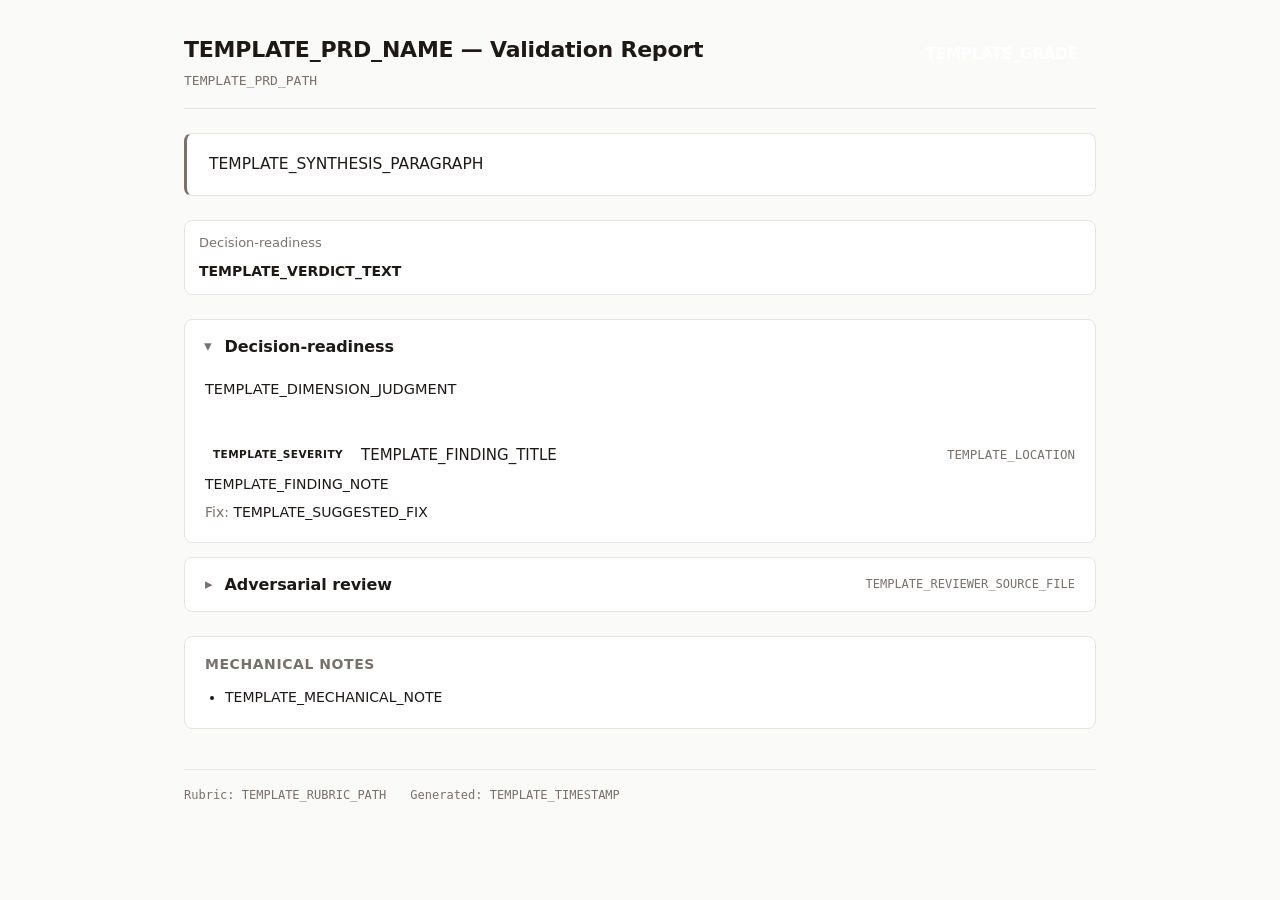
<file: .agents/skills/bmad-prd/assets/validation-report-template.html>
<!DOCTYPE html>
<!--
  PRD Validation Report — skeleton template.

  This file is a starter the synthesis pass fills in directly. There is no
  substitution engine. The LLM:
    1. Reads {doc_workspace}/review-rubric.md and every review-{slug}.md from
       additional reviewers.
    2. Copies this skeleton.
    3. Replaces the placeholder content (everything between TEMPLATE markers)
       with the consolidated review, preserving the structure and CSS.
    4. Writes the result to {doc_workspace}/validation-report.html.
    5. Writes a markdown twin to {doc_workspace}/validation-report.md.

  Visual rules the LLM must preserve:
    - The container width, the color tokens, the typography.
    - One dimension = one collapsible <section class="dimension">.
    - Verdict pill uses the verdict-* class matching its judgment.
    - Severity badge uses the sev-* class matching its level.
    - Each extra reviewer (adversarial, etc.) gets its own collapsible section
      below the rubric dimensions.
    - The footer always shows the artifact paths and timestamp.
-->
<html lang="en">
<head>
<meta charset="utf-8">
<title>PRD Validation: TEMPLATE_PRD_NAME</title>
<style>
  :root {
    --bg: #fafaf9;
    --surface: #ffffff;
    --border: #e7e5e4;
    --text: #1c1917;
    --muted: #78716c;

    --verdict-strong: #16a34a;
    --verdict-adequate: #65a30d;
    --verdict-thin: #d97706;
    --verdict-broken: #dc2626;

    --sev-low: #64748b;
    --sev-medium: #ca8a04;
    --sev-high: #ea580c;
    --sev-critical: #dc2626;

    --grade-exc: #16a34a;
    --grade-good: #65a30d;
    --grade-fair: #d97706;
    --grade-poor: #dc2626;
  }
  * { box-sizing: border-box; }
  html, body { margin: 0; padding: 0; }
  body {
    font-family: -apple-system, BlinkMacSystemFont, "Segoe UI", Inter, system-ui, sans-serif;
    background: var(--bg);
    color: var(--text);
    line-height: 1.6;
    font-size: 15px;
  }
  .container { max-width: 960px; margin: 0 auto; padding: 32px 24px 64px; }

  header.report-header {
    display: flex;
    align-items: flex-start;
    justify-content: space-between;
    gap: 24px;
    padding-bottom: 16px;
    border-bottom: 1px solid var(--border);
    margin-bottom: 24px;
  }
  .title h1 { margin: 0; font-size: 22px; font-weight: 600; letter-spacing: -0.01em; }
  .title .subtitle { color: var(--muted); font-size: 13px; margin-top: 4px; font-family: ui-monospace, "SF Mono", Menlo, monospace; }
  .grade {
    padding: 10px 18px;
    border-radius: 8px;
    font-weight: 600;
    color: white;
    font-size: 15px;
    white-space: nowrap;
  }
  .grade-excellent { background: var(--grade-exc); }
  .grade-good { background: var(--grade-good); }
  .grade-fair { background: var(--grade-fair); }
  .grade-poor { background: var(--grade-poor); }

  .synthesis {
    background: var(--surface);
    border: 1px solid var(--border);
    border-left: 3px solid var(--muted);
    border-radius: 8px;
    padding: 18px 22px;
    margin-bottom: 24px;
    font-size: 15.5px;
  }
  .synthesis p { margin: 0 0 10px; }
  .synthesis p:last-child { margin-bottom: 0; }

  .dimension-summary {
    display: grid;
    grid-template-columns: repeat(auto-fit, minmax(180px, 1fr));
    gap: 10px;
    margin-bottom: 24px;
  }
  .dim-card {
    background: var(--surface);
    border: 1px solid var(--border);
    border-radius: 8px;
    padding: 12px 14px;
  }
  .dim-card .dim-name { font-size: 13px; color: var(--muted); margin-bottom: 6px; }
  .dim-card .dim-verdict { font-size: 14px; font-weight: 600; }

  section.dimension, section.reviewer-section { margin-bottom: 14px; }
  section.dimension details, section.reviewer-section details {
    background: var(--surface);
    border: 1px solid var(--border);
    border-radius: 8px;
    overflow: hidden;
  }
  section summary {
    padding: 14px 20px;
    cursor: pointer;
    user-select: none;
    list-style: none;
    display: flex;
    align-items: center;
    gap: 12px;
  }
  section summary::-webkit-details-marker { display: none; }
  section summary::before {
    content: "▸";
    display: inline-block;
    color: var(--muted);
    transition: transform 0.15s ease;
  }
  section details[open] summary::before { transform: rotate(90deg); }
  section summary h2 {
    display: inline;
    margin: 0;
    font-size: 16px;
    font-weight: 600;
    letter-spacing: -0.005em;
    flex: 1;
  }
  .verdict-pill {
    font-size: 11px;
    padding: 3px 10px;
    border-radius: 999px;
    font-weight: 600;
    text-transform: uppercase;
    letter-spacing: 0.04em;
    color: white;
  }
  .verdict-strong { background: var(--verdict-strong); }
  .verdict-adequate { background: var(--verdict-adequate); }
  .verdict-thin { background: var(--verdict-thin); }
  .verdict-broken { background: var(--verdict-broken); }

  .dim-body { padding: 4px 20px 18px; }
  .dim-judgment { color: var(--text); font-size: 14.5px; }
  .dim-judgment p { margin: 0 0 10px; }

  .findings-list { padding: 0 20px 4px; }
  article.finding {
    padding: 14px 0;
    border-top: 1px solid var(--border);
  }
  article.finding:first-child { border-top: none; }
  article.finding header {
    display: flex;
    align-items: center;
    gap: 10px;
    flex-wrap: wrap;
    margin-bottom: 6px;
  }
  .badge {
    font-size: 10.5px;
    padding: 3px 8px;
    border-radius: 4px;
    font-weight: 600;
    text-transform: uppercase;
    letter-spacing: 0.04em;
    line-height: 1.4;
  }
  .badge-sev-low { background: rgba(100, 116, 139, 0.12); color: var(--sev-low); }
  .badge-sev-medium { background: rgba(202, 138, 4, 0.14); color: var(--sev-medium); }
  .badge-sev-high { background: rgba(234, 88, 12, 0.14); color: var(--sev-high); }
  .badge-sev-critical { background: rgba(220, 38, 38, 0.14); color: var(--sev-critical); }
  .finding-title { margin: 0; font-size: 15px; font-weight: 500; flex: 1; min-width: 200px; }
  .finding-location { font-family: ui-monospace, "SF Mono", Menlo, monospace; font-size: 12.5px; color: var(--muted); }
  .finding-note, .finding-fix { margin-top: 6px; font-size: 14px; }
  .finding-fix strong { color: var(--muted); font-weight: 500; }

  .reviewer-source {
    font-size: 12px;
    color: var(--muted);
    font-family: ui-monospace, "SF Mono", Menlo, monospace;
  }

  .mechanical {
    background: var(--surface);
    border: 1px solid var(--border);
    border-radius: 8px;
    padding: 16px 20px;
    margin-top: 24px;
    font-size: 14px;
  }
  .mechanical h3 { margin: 0 0 10px; font-size: 14px; font-weight: 600; color: var(--muted); text-transform: uppercase; letter-spacing: 0.04em; }
  .mechanical ul { margin: 0; padding-left: 20px; }
  .mechanical li { margin-bottom: 4px; color: var(--text); }

  footer.report-footer {
    margin-top: 40px;
    padding-top: 16px;
    border-top: 1px solid var(--border);
    font-size: 12px;
    color: var(--muted);
    font-family: ui-monospace, "SF Mono", Menlo, monospace;
  }
  footer .meta { display: flex; gap: 24px; flex-wrap: wrap; }
</style>
</head>
<body>
  <div class="container">

    <!-- TEMPLATE: header. Fill prd name, prd path, grade text & class. -->
    <header class="report-header">
      <div class="title">
        <h1>TEMPLATE_PRD_NAME — Validation Report</h1>
        <div class="subtitle">TEMPLATE_PRD_PATH</div>
      </div>
      <div class="grade TEMPLATE_GRADE_CLASS">TEMPLATE_GRADE</div>
    </header>

    <!-- TEMPLATE: overall synthesis paragraphs. Lift directly from
         review-rubric.md "Overall verdict" section; expand if extra reviewers
         materially shift the picture. Wrap each paragraph in <p>. -->
    <div class="synthesis">
      <p>TEMPLATE_SYNTHESIS_PARAGRAPH</p>
    </div>

    <!-- TEMPLATE: dimension summary cards. One per rubric dimension. The
         dim-verdict text uses one of: strong | adequate | thin | broken. -->
    <div class="dimension-summary">
      <div class="dim-card">
        <div class="dim-name">Decision-readiness</div>
        <div class="dim-verdict" style="color: var(--verdict-TEMPLATE_VERDICT)">TEMPLATE_VERDICT_TEXT</div>
      </div>
      <!-- repeat for each of the seven dimensions -->
    </div>

    <!-- TEMPLATE: one section per rubric dimension. Skip a dimension entirely
         if the rubric review marked it n/a for this PRD (e.g. downstream
         usability for a standalone PRD). Open the section by default if
         verdict is thin or broken. -->
    <section class="dimension">
      <details open>
        <summary>
          <h2>Decision-readiness</h2>
          <span class="verdict-pill verdict-TEMPLATE_VERDICT">TEMPLATE_VERDICT_TEXT</span>
        </summary>
        <div class="dim-body">
          <div class="dim-judgment">
            <p>TEMPLATE_DIMENSION_JUDGMENT</p>
          </div>
        </div>
        <div class="findings-list">
          <!-- TEMPLATE: zero or more findings -->
          <article class="finding">
            <header>
              <span class="badge badge-sev-TEMPLATE_SEVERITY">TEMPLATE_SEVERITY</span>
              <h3 class="finding-title">TEMPLATE_FINDING_TITLE</h3>
              <span class="finding-location">TEMPLATE_LOCATION</span>
            </header>
            <div class="finding-note">TEMPLATE_FINDING_NOTE</div>
            <div class="finding-fix"><strong>Fix:</strong> TEMPLATE_SUGGESTED_FIX</div>
          </article>
        </div>
      </details>
    </section>

    <!-- TEMPLATE: one section per extra reviewer that ran (adversarial, etc.).
         Skip this block entirely if only the rubric walker ran. -->
    <section class="reviewer-section">
      <details>
        <summary>
          <h2>Adversarial review</h2>
          <span class="reviewer-source">TEMPLATE_REVIEWER_SOURCE_FILE</span>
        </summary>
        <div class="dim-body">
          <div class="dim-judgment">
            <p>TEMPLATE_REVIEWER_PREAMBLE</p>
          </div>
        </div>
        <div class="findings-list">
          <article class="finding">
            <header>
              <span class="badge badge-sev-TEMPLATE_SEVERITY">TEMPLATE_SEVERITY</span>
              <h3 class="finding-title">TEMPLATE_FINDING_TITLE</h3>
              <span class="finding-location">TEMPLATE_LOCATION</span>
            </header>
            <div class="finding-note">TEMPLATE_FINDING_NOTE</div>
            <div class="finding-fix"><strong>Fix:</strong> TEMPLATE_SUGGESTED_FIX</div>
          </article>
        </div>
      </details>
    </section>

    <!-- TEMPLATE: mechanical notes — short, bulleted. Skip if there are none. -->
    <div class="mechanical">
      <h3>Mechanical notes</h3>
      <ul>
        <li>TEMPLATE_MECHANICAL_NOTE</li>
      </ul>
    </div>

    <footer class="report-footer">
      <div class="meta">
        <span>Rubric: TEMPLATE_RUBRIC_PATH</span>
        <span>Generated: TEMPLATE_TIMESTAMP</span>
      </div>
    </footer>
  </div>
</body>
</html>
</file>
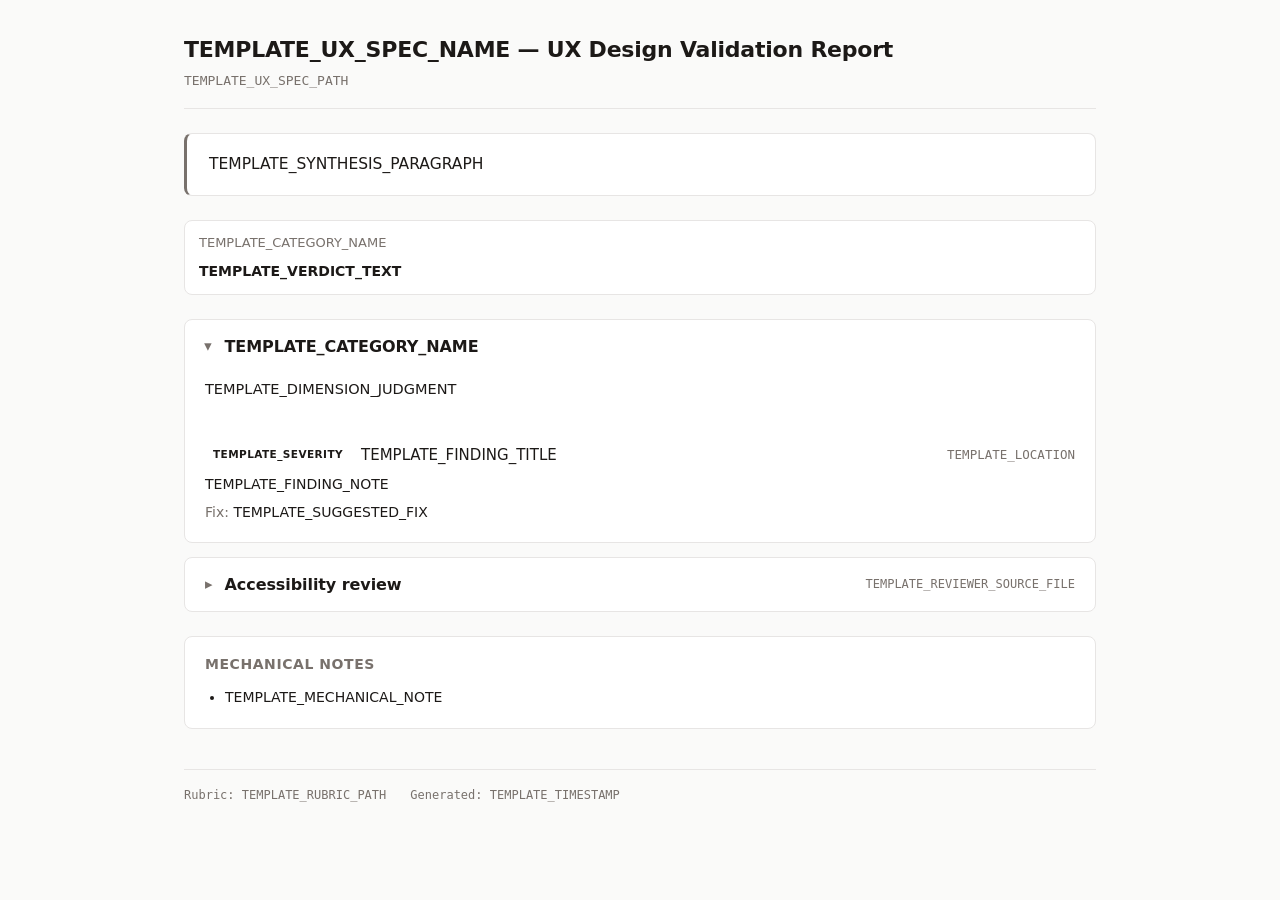
<file: .agents/skills/bmad-ux/assets/validation-report-template.html>
<!DOCTYPE html>
<!--
  UX Design Validation Report — skeleton template.

  This file is a starter the synthesis pass fills in directly. There is no
  substitution engine. The LLM:
    1. Reads {doc_workspace}/review-rubric.md and every review-{slug}.md from
       additional reviewers.
    2. Copies this skeleton.
    3. Replaces the placeholder content (everything between TEMPLATE markers)
       with the consolidated review, preserving the structure and CSS.
    4. Writes the result to {doc_workspace}/validation-report.html.
    5. Writes a markdown twin to {doc_workspace}/validation-report.md.

  Visual rules the LLM must preserve:
    - The container width, the color tokens, the typography.
    - One dimension = one collapsible <section class="dimension">.
    - Verdict pill uses the verdict-* class matching its judgment.
    - Severity badge uses the badge-sev-* class matching its level.
    - Each extra reviewer (accessibility, adversarial, etc.) gets its own
      collapsible section below the rubric dimensions.
    - The footer always shows the artifact paths and timestamp.
-->
<html lang="en">
<head>
<meta charset="utf-8">
<title>UX Design Validation: TEMPLATE_UX_SPEC_NAME</title>
<style>
  :root {
    --bg: #fafaf9;
    --surface: #ffffff;
    --border: #e7e5e4;
    --text: #1c1917;
    --muted: #78716c;

    --verdict-strong: #16a34a;
    --verdict-adequate: #65a30d;
    --verdict-thin: #d97706;
    --verdict-broken: #dc2626;

    --sev-low: #64748b;
    --sev-medium: #ca8a04;
    --sev-high: #ea580c;
    --sev-critical: #dc2626;
  }
  * { box-sizing: border-box; }
  html, body { margin: 0; padding: 0; }
  body {
    font-family: -apple-system, BlinkMacSystemFont, "Segoe UI", Inter, system-ui, sans-serif;
    background: var(--bg);
    color: var(--text);
    line-height: 1.6;
    font-size: 15px;
  }
  .container { max-width: 960px; margin: 0 auto; padding: 32px 24px 64px; }

  header.report-header {
    display: flex;
    align-items: flex-start;
    justify-content: space-between;
    gap: 24px;
    padding-bottom: 16px;
    border-bottom: 1px solid var(--border);
    margin-bottom: 24px;
  }
  .title h1 { margin: 0; font-size: 22px; font-weight: 600; letter-spacing: -0.01em; }
  .title .subtitle { color: var(--muted); font-size: 13px; margin-top: 4px; font-family: ui-monospace, "SF Mono", Menlo, monospace; }

  .synthesis {
    background: var(--surface);
    border: 1px solid var(--border);
    border-left: 3px solid var(--muted);
    border-radius: 8px;
    padding: 18px 22px;
    margin-bottom: 24px;
    font-size: 15.5px;
  }
  .synthesis p { margin: 0 0 10px; }
  .synthesis p:last-child { margin-bottom: 0; }

  .dimension-summary {
    display: grid;
    grid-template-columns: repeat(auto-fit, minmax(180px, 1fr));
    gap: 10px;
    margin-bottom: 24px;
  }
  .dim-card {
    background: var(--surface);
    border: 1px solid var(--border);
    border-radius: 8px;
    padding: 12px 14px;
  }
  .dim-card .dim-name { font-size: 13px; color: var(--muted); margin-bottom: 6px; }
  .dim-card .dim-verdict { font-size: 14px; font-weight: 600; }

  section.dimension, section.reviewer-section { margin-bottom: 14px; }
  section.dimension details, section.reviewer-section details {
    background: var(--surface);
    border: 1px solid var(--border);
    border-radius: 8px;
    overflow: hidden;
  }
  section summary {
    padding: 14px 20px;
    cursor: pointer;
    user-select: none;
    list-style: none;
    display: flex;
    align-items: center;
    gap: 12px;
  }
  section summary::-webkit-details-marker { display: none; }
  section summary::before {
    content: "▸";
    display: inline-block;
    color: var(--muted);
    transition: transform 0.15s ease;
  }
  section details[open] summary::before { transform: rotate(90deg); }
  section summary h2 {
    display: inline;
    margin: 0;
    font-size: 16px;
    font-weight: 600;
    letter-spacing: -0.005em;
    flex: 1;
  }
  .verdict-pill {
    font-size: 11px;
    padding: 3px 10px;
    border-radius: 999px;
    font-weight: 600;
    text-transform: uppercase;
    letter-spacing: 0.04em;
    color: white;
  }
  .verdict-strong { background: var(--verdict-strong); }
  .verdict-adequate { background: var(--verdict-adequate); }
  .verdict-thin { background: var(--verdict-thin); }
  .verdict-broken { background: var(--verdict-broken); }

  .dim-body { padding: 4px 20px 18px; }
  .dim-judgment { color: var(--text); font-size: 14.5px; }
  .dim-judgment p { margin: 0 0 10px; }

  .findings-list { padding: 0 20px 4px; }
  article.finding {
    padding: 14px 0;
    border-top: 1px solid var(--border);
  }
  article.finding:first-child { border-top: none; }
  article.finding header {
    display: flex;
    align-items: center;
    gap: 10px;
    flex-wrap: wrap;
    margin-bottom: 6px;
  }
  .badge {
    font-size: 10.5px;
    padding: 3px 8px;
    border-radius: 4px;
    font-weight: 600;
    text-transform: uppercase;
    letter-spacing: 0.04em;
    line-height: 1.4;
  }
  .badge-sev-low { background: rgba(100, 116, 139, 0.12); color: var(--sev-low); }
  .badge-sev-medium { background: rgba(202, 138, 4, 0.14); color: var(--sev-medium); }
  .badge-sev-high { background: rgba(234, 88, 12, 0.14); color: var(--sev-high); }
  .badge-sev-critical { background: rgba(220, 38, 38, 0.14); color: var(--sev-critical); }
  .finding-title { margin: 0; font-size: 15px; font-weight: 500; flex: 1; min-width: 200px; }
  .finding-location { font-family: ui-monospace, "SF Mono", Menlo, monospace; font-size: 12.5px; color: var(--muted); }
  .finding-note, .finding-fix { margin-top: 6px; font-size: 14px; }
  .finding-fix strong { color: var(--muted); font-weight: 500; }

  .reviewer-source {
    font-size: 12px;
    color: var(--muted);
    font-family: ui-monospace, "SF Mono", Menlo, monospace;
  }

  .mechanical {
    background: var(--surface);
    border: 1px solid var(--border);
    border-radius: 8px;
    padding: 16px 20px;
    margin-top: 24px;
    font-size: 14px;
  }
  .mechanical h3 { margin: 0 0 10px; font-size: 14px; font-weight: 600; color: var(--muted); text-transform: uppercase; letter-spacing: 0.04em; }
  .mechanical ul { margin: 0; padding-left: 20px; }
  .mechanical li { margin-bottom: 4px; color: var(--text); }

  footer.report-footer {
    margin-top: 40px;
    padding-top: 16px;
    border-top: 1px solid var(--border);
    font-size: 12px;
    color: var(--muted);
    font-family: ui-monospace, "SF Mono", Menlo, monospace;
  }
  footer .meta { display: flex; gap: 24px; flex-wrap: wrap; }
</style>
</head>
<body>
  <div class="container">

    <!-- TEMPLATE: header. Fill ux spec name and ux spec path. No overall grade —
         per-category verdicts and severity counts below carry the picture. -->
    <header class="report-header">
      <div class="title">
        <h1>TEMPLATE_UX_SPEC_NAME — UX Design Validation Report</h1>
        <div class="subtitle">TEMPLATE_UX_SPEC_PATH</div>
      </div>
    </header>

    <!-- TEMPLATE: overall synthesis paragraphs. Lift directly from
         review-rubric.md "Overall verdict" section; expand if extra reviewers
         (accessibility, adversarial, etc.) materially shift the picture.
         Wrap each paragraph in <p>. -->
    <div class="synthesis">
      <p>TEMPLATE_SYNTHESIS_PARAGRAPH</p>
    </div>

    <!-- TEMPLATE: dimension summary cards. One per rubric category, in this
         canonical order (from references/validate.md):
           1. Flow coverage
           2. Token completeness
           3. Component coverage
           4. State coverage
           5. Visual reference coverage
           6. Bloat & overspecification
           7. Inheritance discipline
           8. Shape fit
         The dim-verdict text uses one of: strong | adequate | thin | broken. -->
    <div class="dimension-summary">
      <div class="dim-card">
        <div class="dim-name">TEMPLATE_CATEGORY_NAME</div>
        <div class="dim-verdict" style="color: var(--verdict-TEMPLATE_VERDICT)">TEMPLATE_VERDICT_TEXT</div>
      </div>
      <!-- repeat for each of the eight rubric categories -->
    </div>

    <!-- TEMPLATE: one section per rubric category, same canonical order as the
         summary cards above. Skip a category entirely if the rubric review
         marked it n/a for this UX spec. Open the section by default if verdict
         is thin or broken. -->
    <section class="dimension">
      <details open>
        <summary>
          <h2>TEMPLATE_CATEGORY_NAME</h2>
          <span class="verdict-pill verdict-TEMPLATE_VERDICT">TEMPLATE_VERDICT_TEXT</span>
        </summary>
        <div class="dim-body">
          <div class="dim-judgment">
            <p>TEMPLATE_DIMENSION_JUDGMENT</p>
          </div>
        </div>
        <div class="findings-list">
          <!-- TEMPLATE: zero or more findings -->
          <article class="finding">
            <header>
              <span class="badge badge-sev-TEMPLATE_SEVERITY">TEMPLATE_SEVERITY</span>
              <h3 class="finding-title">TEMPLATE_FINDING_TITLE</h3>
              <span class="finding-location">TEMPLATE_LOCATION</span>
            </header>
            <div class="finding-note">TEMPLATE_FINDING_NOTE</div>
            <div class="finding-fix"><strong>Fix:</strong> TEMPLATE_SUGGESTED_FIX</div>
          </article>
        </div>
      </details>
    </section>

    <!-- TEMPLATE: one section per extra reviewer that ran (accessibility,
         adversarial, brand-conformance, etc.). Skip this block entirely if
         only the rubric walker ran. -->
    <section class="reviewer-section">
      <details>
        <summary>
          <h2>Accessibility review</h2>
          <span class="reviewer-source">TEMPLATE_REVIEWER_SOURCE_FILE</span>
        </summary>
        <div class="dim-body">
          <div class="dim-judgment">
            <p>TEMPLATE_REVIEWER_PREAMBLE</p>
          </div>
        </div>
        <div class="findings-list">
          <article class="finding">
            <header>
              <span class="badge badge-sev-TEMPLATE_SEVERITY">TEMPLATE_SEVERITY</span>
              <h3 class="finding-title">TEMPLATE_FINDING_TITLE</h3>
              <span class="finding-location">TEMPLATE_LOCATION</span>
            </header>
            <div class="finding-note">TEMPLATE_FINDING_NOTE</div>
            <div class="finding-fix"><strong>Fix:</strong> TEMPLATE_SUGGESTED_FIX</div>
          </article>
        </div>
      </details>
    </section>

    <!-- TEMPLATE: mechanical notes — short, bulleted. Skip if there are none. -->
    <div class="mechanical">
      <h3>Mechanical notes</h3>
      <ul>
        <li>TEMPLATE_MECHANICAL_NOTE</li>
      </ul>
    </div>

    <footer class="report-footer">
      <div class="meta">
        <span>Rubric: TEMPLATE_RUBRIC_PATH</span>
        <span>Generated: TEMPLATE_TIMESTAMP</span>
      </div>
    </footer>
  </div>
</body>
</html>
</file>
<file: prototype/shared.css>
/* ============================================================
   KLINIK NET — Design System (open-design, warm editorial utility)
   PT Klinik Net Rent Car · Target: Redmi Pad 2 (2560×1600, 90Hz)
   ============================================================ */

@import url("https://fonts.googleapis.com/css2?family=Plus+Jakarta+Sans:wght@400;500;600;700;800&family=Fraunces:opsz,wght@9..144,600;9..144,700&display=swap");

/* ---------- 1. DESIGN TOKENS ---------- */
:root {
  /* Brand — coral/rose */
  --brand-50:  #FFF1F4;
  --brand-100: #FFE1E8;
  --brand-200: #FFC7D4;
  --brand-300: #FF9FB5;
  --brand-400: #FF6C8E;
  --brand-500: #FF385C;  /* primary */
  --brand-600: #E81E45;
  --brand-700: #C01336;

  /* Warm neutrals */
  --warm-0:   #FFFFFF;
  --warm-25:  #FDFCFB;
  --warm-50:  #F9F7F4;
  --warm-100: #F4F1EC;
  --warm-200: #E8E3DB;
  --warm-300: #D6CFC4;
  --warm-400: #A8A096;
  --warm-500: #79726A;
  --warm-600: #57514B;
  --warm-700: #3D3833;
  --warm-800: #262220;
  --warm-900: #1A1715;

  /* Semantic */
  --success: #0E9F6E;  --success-bg: #E7F6F0;
  --warning: #D97706;  --warning-bg: #FEF3C7;
  --danger:  #DC2626;  --danger-bg:  #FEE2E2;
  --info:    #2563EB;  --info-bg:    #DBEAFE;

  /* Surfaces */
  --bg-page:  var(--warm-50);
  --bg-card:  var(--warm-0);
  --bg-sunken: var(--warm-100);
  --bg-rail:  var(--warm-0);
  --border:   var(--warm-200);
  --border-strong: var(--warm-300);

  /* Text */
  --text-primary:   var(--warm-900);
  --text-secondary: var(--warm-600);   /* 7.4:1 on white ✓ */
  --text-tertiary:  var(--warm-500);   /* 5.2:1 on white ✓ */
  --text-inverse:   var(--warm-0);

  /* Spacing scale (4dp base → dp equivalence) */
  --sp-1: 4px;  --sp-2: 8px;  --sp-3: 12px; --sp-4: 16px;
  --sp-5: 20px; --sp-6: 24px; --sp-8: 32px; --sp-10: 40px;
  --sp-12: 48px; --sp-16: 64px;

  /* Radius */
  --r-sm: 10px; --r-md: 14px; --r-lg: 20px; --r-xl: 26px; --r-full: 999px;

  /* Elevation — soft warm shadows */
  --el-1: 0 1px 2px rgba(38,34,32,.05), 0 2px 8px rgba(38,34,32,.04);
  --el-2: 0 2px 4px rgba(38,34,32,.05), 0 8px 24px rgba(38,34,32,.07);
  --el-3: 0 8px 16px rgba(38,34,32,.08), 0 20px 48px rgba(38,34,32,.10);
  --el-brand: 0 6px 20px rgba(255,56,92,.30);

  /* Typography */
  --font-body: "Plus Jakarta Sans", -apple-system, "Segoe UI", sans-serif;
  --font-display: "Fraunces", "Plus Jakarta Sans", Georgia, serif;
  --fs-xs: 12px; --fs-sm: 14px; --fs-md: 16px; --fs-lg: 20px;
  --fs-xl: 28px; --fs-2xl: 36px; --fs-3xl: 48px;

  /* Motion — tuned for 90Hz */
  --t-fast: 140ms cubic-bezier(.2,.8,.2,1);
  --t-base: 220ms cubic-bezier(.2,.8,.2,1);
  --t-slow: 300ms cubic-bezier(.2,.8,.2,1);

  /* Layout */
  --rail-w: 88px;
  --rail-w-compact: 72px;
  --topbar-h: 72px;
  --tap-min: 48px;

  /* Latar panggung di luar frame (independen dari tema aplikasi) */
  --stage-bg:
    radial-gradient(1200px 600px at 10% -10%, rgba(255,56,92,.07), transparent 60%),
    radial-gradient(900px 500px at 100% 0%, rgba(255,159,181,.10), transparent 55%),
    var(--warm-100);
}

/* Dark mode */
:root[data-theme="dark"] {
  --bg-page:  #14100F;
  --bg-card:  #1F1A19;
  --bg-sunken:#2A2321;
  --bg-rail:  #1A1615;
  --border:   #38302E;
  --border-strong: #4A3F3C;
  --text-primary:   #F7F3F0;
  --text-secondary: #C9BFB9;
  --text-tertiary:  #A29892;
  --success-bg: #10291F; --warning-bg: #2E2411; --danger-bg: #2E1414; --info-bg: #14203A;
  --brand-50: #2A1519;
  --el-1: 0 1px 2px rgba(0,0,0,.4);
  --el-2: 0 4px 16px rgba(0,0,0,.45);
  --el-3: 0 12px 36px rgba(0,0,0,.55);
}

/* ---------- 2. RESET & BASE ---------- */
*, *::before, *::after { box-sizing: border-box; }
* { margin: 0; padding: 0; }

html, body {
  font-family: var(--font-body);
  background: var(--bg-page);
  color: var(--text-primary);
  -webkit-font-smoothing: antialiased;
  font-size: var(--fs-md);
  line-height: 1.5;
}

/* Background atmosphere — subtle warm grain (hanya di luar device frame) */
body::before {
  content: "";
  position: fixed; inset: 0;
  background: var(--stage-bg);
  pointer-events: none;
  z-index: 0;
}

button, input, select, textarea { font: inherit; color: inherit; }
button { cursor: pointer; border: none; background: none; }
a { color: inherit; text-decoration: none; }
ul, ol { list-style: none; }

:focus-visible {
  outline: 3px solid var(--brand-500);
  outline-offset: 2px;
  border-radius: var(--r-sm);
}

::-webkit-scrollbar { width: 10px; height: 10px; }
::-webkit-scrollbar-thumb { background: var(--border-strong); border-radius: var(--r-full); border: 3px solid transparent; background-clip: content-box; }
::-webkit-scrollbar-track { background: transparent; }

/* ---------- 3. DEVICE FRAME (Redmi Pad 2) ---------- */
.viewport-stage {
  min-height: 100vh;
  display: grid;
  place-items: center;
  padding: var(--sp-6);
}

.device-frame {
  --scale: 1;
  width: 1280px;            /* 2560px native / 2 */
  height: 800px;            /* 1600px native / 2 */
  background: var(--bg-page);
  border-radius: 20px;
  overflow: hidden;
  position: relative;
  box-shadow: 0 40px 80px -20px rgba(26,23,21,.35), 0 0 0 10px #1A1715, 0 0 0 12px #3D3833;
  transform: scale(var(--scale));
  transform-origin: center center;
  transition: width var(--t-slow), height var(--t-slow);
}

.device-frame.portrait {
  width: 800px;
  height: 1280px;
}

/* Portrait rotates layout, keeps landscape frame for preview */
.device-frame.portrait .app-shell { flex-direction: row; }

/* Preview chrome (outside frame) */
.preview-bar {
  position: fixed;
  top: var(--sp-4); left: 50%;
  transform: translateX(-50%);
  z-index: 200;
  display: flex; align-items: center; gap: var(--sp-2);
  background: rgba(26,23,21,.92);
  backdrop-filter: blur(12px);
  padding: 6px 8px 6px 14px;
  border-radius: var(--r-full);
  box-shadow: var(--el-3);
  color: #fff;
  font-size: var(--fs-xs);
  font-weight: 600;
  letter-spacing: .3px;
}
.preview-bar button {
  height: 40px; padding: 0 16px;
  border-radius: var(--r-full);
  background: rgba(255,255,255,.12);
  color: #fff; font-size: var(--fs-xs); font-weight: 700;
  transition: background var(--t-fast);
}
.preview-bar button:hover { background: rgba(255,255,255,.24); }
.preview-bar button.active { background: var(--brand-500); }
.preview-bar .sep { width: 1px; height: 22px; background: rgba(255,255,255,.18); }

/* ---------- 4. APP SHELL ---------- */
.app-shell {
  display: flex;
  height: 100%;
  position: relative;
  z-index: 1;
}

/* Navigation Rail (landscape) */
.nav-rail {
  width: var(--rail-w);
  flex: 0 0 var(--rail-w);
  background: var(--bg-rail);
  border-right: 1px solid var(--border);
  display: flex; flex-direction: column;
  padding: var(--sp-4) var(--sp-2);
  gap: var(--sp-1);
  overflow-y: auto;
}
.nav-rail .rail-logo {
  display: grid; place-items: center;
  height: 52px; margin-bottom: var(--sp-4);
}
.nav-rail .rail-logo img { width: 44px; height: 44px; object-fit: contain; }

.rail-item {
  display: flex; flex-direction: column; align-items: center; justify-content: center;
  gap: 4px;
  min-height: 60px;
  padding: 8px 4px;
  border-radius: var(--r-md);
  color: var(--text-tertiary);
  font-size: 11px; font-weight: 600;
  position: relative;
  transition: background var(--t-fast), color var(--t-fast), transform var(--t-fast);
}
.rail-item svg { width: 24px; height: 24px; stroke-width: 1.75; }
.rail-item:hover { background: var(--warm-100); color: var(--text-secondary); }
.rail-item:active { transform: scale(.94); }
.rail-item.active {
  background: var(--brand-50);
  color: var(--brand-600);
}
.rail-item.active::before {
  content: "";
  position: absolute; left: -8px; top: 50%; transform: translateY(-50%);
  width: 4px; height: 26px;
  background: var(--brand-500);
  border-radius: 0 4px 4px 0;
}
.rail-badge {
  position: absolute; top: 6px; right: 10px;
  min-width: 20px; height: 20px; padding: 0 5px;
  background: var(--brand-500); color: #fff;
  border-radius: var(--r-full);
  font-size: 11px; font-weight: 800;
  display: grid; place-items: center;
}
.rail-spacer { flex: 1; }

/* Top bar */
.top-bar {
  flex: 1;
  display: flex; flex-direction: column;
  min-width: 0;
  overflow: hidden;
}
.top-bar-header {
  height: var(--topbar-h);
  flex: 0 0 var(--topbar-h);
  background: var(--bg-rail);
  border-bottom: 1px solid var(--border);
  display: flex; align-items: center;
  gap: var(--sp-4);
  padding: 0 var(--sp-6);
}
.page-title { font-family: var(--font-display); font-size: var(--fs-lg); font-weight: 700; letter-spacing: -.3px; }
.page-subtitle { font-size: var(--fs-xs); color: var(--text-tertiary); font-weight: 500; margin-top: -2px; }
.top-bar-actions { margin-left: auto; display: flex; align-items: center; gap: var(--sp-2); }

.page-body {
  flex: 1;
  overflow-y: auto;
  padding: var(--sp-6);
}

/* Portrait: bottom nav */
.bottom-nav { display: none; }

/* ---------- 5. BUTTONS ---------- */
.btn {
  display: inline-flex; align-items: center; justify-content: center; gap: var(--sp-2);
  min-height: var(--tap-min);
  padding: 0 var(--sp-5);
  border-radius: var(--r-full);
  font-size: var(--fs-sm); font-weight: 700;
  letter-spacing: -.1px;
  transition: transform var(--t-fast), box-shadow var(--t-fast), background var(--t-fast);
  white-space: nowrap;
}
.btn:active { transform: scale(.96); }
.btn svg { width: 18px; height: 18px; stroke-width: 2.1; }

.btn-primary { background: var(--brand-500); color: #fff; box-shadow: var(--el-brand); }
.btn-primary:hover { background: var(--brand-600); box-shadow: 0 8px 26px rgba(255,56,92,.4); }

.btn-secondary { background: var(--bg-card); color: var(--text-primary); box-shadow: var(--el-1); }
.btn-secondary:hover { background: var(--warm-100); }

.btn-ghost { background: transparent; color: var(--text-secondary); }
.btn-ghost:hover { background: var(--warm-100); color: var(--text-primary); }

.btn-danger { background: var(--danger); color: #fff; }
.btn-success { background: var(--success); color: #fff; }

.btn-lg { min-height: 58px; padding: 0 var(--sp-8); font-size: var(--fs-md); }
.btn-sm { min-height: 44px; padding: 0 var(--sp-4); font-size: var(--fs-xs); }
.btn-block { width: 100%; }
.btn-icon { width: var(--tap-min); min-height: var(--tap-min); padding: 0; border-radius: var(--r-full); }

/* FAB */
.fab {
  position: absolute;
  right: var(--sp-6); bottom: var(--sp-6);
  min-height: 60px; padding: 0 var(--sp-6);
  display: inline-flex; align-items: center; gap: var(--sp-3);
  background: var(--brand-500); color: #fff;
  border-radius: var(--r-full);
  font-weight: 800; font-size: var(--fs-sm);
  box-shadow: 0 10px 30px rgba(255,56,92,.42);
  z-index: 60;
  transition: transform var(--t-base), box-shadow var(--t-base);
}
.fab:hover { transform: translateY(-3px) scale(1.02); box-shadow: 0 16px 40px rgba(255,56,92,.5); }
.fab:active { transform: scale(.95); }
.fab svg { width: 24px; height: 24px; stroke-width: 2.6; }

.fab-mini {
  width: 54px; min-height: 54px; padding: 0;
  display: grid; place-items: center;
  border-radius: var(--r-full);
  background: var(--bg-card); color: var(--brand-500);
  box-shadow: var(--el-3);
}
.fab-mini svg { width: 22px; height: 22px; }

/* Speed dial */
.speed-dial { position: absolute; right: var(--sp-6); bottom: var(--sp-6); z-index: 61; }
.speed-dial .sd-actions {
  display: flex; flex-direction: column-reverse; gap: var(--sp-3);
  margin-bottom: var(--sp-3);
}
.sd-action {
  display: flex; align-items: center; gap: var(--sp-3);
  opacity: 0; transform: translateY(14px) scale(.85);
  transition: opacity var(--t-base), transform var(--t-base);
}
.speed-dial.open .sd-action { opacity: 1; transform: none; }
.sd-action .sd-label {
  background: var(--bg-card); color: var(--text-primary);
  padding: 9px 16px; border-radius: var(--r-full);
  font-size: var(--fs-xs); font-weight: 700; box-shadow: var(--el-2);
}
.sd-action .sd-btn {
  width: 52px; height: 52px; border-radius: var(--r-full);
  display: grid; place-items: center;
  background: var(--bg-card); color: var(--brand-500);
  box-shadow: var(--el-2);
}
.sd-action .sd-btn svg { width: 22px; height: 22px; }
.sd-toggle { transform: rotate(0deg); transition: transform var(--t-slow); }
.speed-dial.open .sd-toggle { transform: rotate(45deg); }

/* ---------- 6. CARDS ---------- */
.card {
  background: var(--bg-card);
  border-radius: var(--r-lg);
  box-shadow: var(--el-1);
  padding: var(--sp-5);
  transition: box-shadow var(--t-base), transform var(--t-base), border-color var(--t-base);
  border: 1px solid transparent;
}
.card-hover:hover { box-shadow: var(--el-2); transform: translateY(-2px); }
.card-outlined { border-color: var(--border); box-shadow: none; }
.card-pad-lg { padding: var(--sp-6); }
.card-pad-xl { padding: var(--sp-8); }

.card-header { display: flex; align-items: flex-start; justify-content: space-between; gap: var(--sp-3); margin-bottom: var(--sp-4); }
.card-title { font-size: var(--fs-md); font-weight: 700; letter-spacing: -.2px; }
.card-sub { font-size: var(--fs-xs); color: var(--text-tertiary); font-weight: 500; margin-top: 2px; }

/* KPI card */
.kpi-grid {
  display: grid;
  grid-template-columns: repeat(auto-fit, minmax(230px, 1fr));
  gap: var(--sp-4);
}
.kpi {
  position: relative;
  background: var(--bg-card);
  border-radius: var(--r-lg);
  padding: var(--sp-5);
  box-shadow: var(--el-1);
  overflow: hidden;
}
.kpi-label { font-size: var(--fs-xs); font-weight: 700; color: var(--text-tertiary); text-transform: uppercase; letter-spacing: .8px; }
.kpi-value {
  font-size: var(--fs-2xl); font-weight: 800;
  letter-spacing: -1.2px;
  font-variant-numeric: tabular-nums;
  margin-top: var(--sp-2);
  line-height: 1.1;
}
.kpi-meta { display: flex; align-items: center; gap: 6px; margin-top: var(--sp-3); font-size: var(--fs-xs); font-weight: 600; }
.kpi-meta svg { width: 15px; height: 15px; flex: 0 0 15px; }
.kpi-meta .dot { margin-top: 0; }
.kpi-icon {
  position: absolute; top: var(--sp-4); right: var(--sp-4);
  width: 40px; height: 40px; border-radius: var(--r-md);
  display: grid; place-items: center;
}
.kpi-icon svg { width: 20px; height: 20px; stroke-width: 2; }
.trend-up { color: var(--success); }
.trend-down { color: var(--danger); }

.kpi-accent::after {
  content: ""; position: absolute; left: 0; top: 0; bottom: 0; width: 5px;
  background: var(--brand-500);
}

/* ---------- 7. STATS / BADGES ---------- */
.badge {
  display: inline-flex; align-items: center; gap: 5px;
  height: 26px; padding: 0 10px;
  border-radius: var(--r-full);
  font-size: var(--fs-xs); font-weight: 700;
  letter-spacing: -.1px;
}
.badge svg { width: 13px; height: 13px; stroke-width: 2.4; }
.badge-success { background: var(--success-bg); color: var(--success); }
.badge-warning { background: var(--warning-bg); color: var(--warning); }
.badge-danger  { background: var(--danger-bg);  color: var(--danger); }
.badge-info    { background: var(--info-bg);    color: var(--info); }
.badge-brand   { background: var(--brand-50);   color: var(--brand-600); }
.badge-neutral { background: var(--bg-sunken);  color: var(--text-secondary); }

.dot { width: 8px; height: 8px; border-radius: var(--r-full); flex: 0 0 8px; }
.dot-success { background: var(--success); }
.dot-warning { background: var(--warning); }
.dot-danger  { background: var(--danger); }
.dot-neutral { background: var(--warm-400); }

/* ---------- 8. FORMS ---------- */
.field { display: flex; flex-direction: column; gap: 7px; }
.field-label { font-size: var(--fs-sm); font-weight: 700; color: var(--text-secondary); }
.field-hint { font-size: var(--fs-xs); color: var(--text-tertiary); font-weight: 500; }
.field-error { font-size: var(--fs-xs); color: var(--danger); font-weight: 700; display: none; align-items: center; gap: 5px; }
.field-error.show { display: flex; }
.field-error svg { width: 14px; height: 14px; stroke-width: 2.4; }

.input, .select, textarea.input {
  width: 100%;
  min-height: var(--tap-min);
  padding: 0 var(--sp-4);
  background: var(--bg-card);
  border: 1.5px solid var(--border-strong);
  border-radius: var(--r-md);
  font-size: var(--fs-sm);
  font-weight: 500;
  transition: border-color var(--t-fast), box-shadow var(--t-fast), background var(--t-fast);
}
textarea.input { padding: var(--sp-3) var(--sp-4); min-height: 88px; resize: vertical; line-height: 1.5; }
.input:hover, .select:hover { border-color: var(--warm-400); }
.input:focus, .select:focus { outline: none; border-color: var(--brand-500); box-shadow: 0 0 0 4px var(--brand-50); }
.input.is-error { border-color: var(--danger); box-shadow: 0 0 0 4px var(--danger-bg); }
.input::placeholder { color: var(--warm-400); font-weight: 500; }

.select {
  appearance: none;
  background-image: url("data:image/svg+xml,%3Csvg xmlns='http://www.w3.org/2000/svg' width='16' height='16' viewBox='0 0 24 24' fill='none' stroke='%2379726A' stroke-width='2.4' stroke-linecap='round'%3E%3Cpath d='M6 9l6 6 6-6'/%3E%3C/svg%3E");
  background-repeat: no-repeat;
  background-position: right 14px center;
  padding-right: 42px;
}

.input-affix { position: relative; }
.input-affix .affix {
  position: absolute; left: var(--sp-4); top: 50%; transform: translateY(-50%);
  font-weight: 700; color: var(--text-tertiary); pointer-events: none;
}
.input-affix .input { padding-left: 46px; }
.input-affix .affix-r { left: auto; right: var(--sp-4); }

.form-grid { display: grid; grid-template-columns: repeat(2, 1fr); gap: var(--sp-4); }
.form-grid .span-2 { grid-column: span 2; }

/* Switch */
.switch { display: inline-flex; align-items: center; gap: var(--sp-3); cursor: pointer; }
.switch input { position: absolute; opacity: 0; pointer-events: none; }
.switch-track {
  width: 50px; height: 30px; border-radius: var(--r-full);
  background: var(--warm-300); position: relative;
  transition: background var(--t-base);
  flex: 0 0 50px;
}
.switch-thumb {
  position: absolute; top: 3px; left: 3px;
  width: 24px; height: 24px; border-radius: var(--r-full);
  background: #fff; box-shadow: 0 2px 6px rgba(0,0,0,.2);
  transition: transform var(--t-base);
}
.switch input:checked + .switch-track { background: var(--brand-500); }
.switch input:checked + .switch-track .switch-thumb { transform: translateX(20px); }

/* Segmented / Day toggle */
.segmented {
  display: inline-flex; background: var(--bg-sunken);
  border-radius: var(--r-full); padding: 4px; gap: 2px;
}
.segmented button {
  min-height: 46px; padding: 0 var(--sp-4);
  border-radius: var(--r-full);
  font-size: var(--fs-sm); font-weight: 700; color: var(--text-tertiary);
  transition: background var(--t-fast), color var(--t-fast), box-shadow var(--t-fast);
}
.segmented button.active { background: var(--bg-card); color: var(--brand-600); box-shadow: var(--el-1); }

.day-toggle { display: flex; gap: 6px; flex-wrap: wrap; }
.day-chip {
  width: 46px; height: 46px;
  display: grid; place-items: center;
  border-radius: var(--r-md);
  background: var(--bg-sunken);
  font-size: var(--fs-xs); font-weight: 700; color: var(--text-tertiary);
  transition: all var(--t-fast);
}
.day-chip.off { background: var(--brand-500); color: #fff; box-shadow: var(--el-brand); }

/* Search bar */
.search-bar {
  display: flex; align-items: center; gap: var(--sp-3);
  min-height: var(--tap-min);
  padding: 0 var(--sp-4);
  background: var(--bg-sunken);
  border-radius: var(--r-full);
  border: 1.5px solid transparent;
  transition: border-color var(--t-fast), background var(--t-fast);
  flex: 1;
  min-width: 160px;
}
.search-bar:focus-within { background: var(--bg-card); border-color: var(--brand-500); }
.search-bar svg { width: 20px; height: 20px; color: var(--text-tertiary); stroke-width: 2.2; flex: 0 0 20px; }
.search-bar input { flex: 1; border: none; background: none; outline: none; font-size: var(--fs-sm); font-weight: 500; min-width: 0; min-height: var(--tap-min); padding: 0; }

/* Filter chips */
.chips { display: flex; gap: var(--sp-2); flex-wrap: wrap; }
.chip {
  min-height: 48px; padding: 0 var(--sp-4);
  display: inline-flex; align-items: center; gap: 7px;
  border-radius: var(--r-full);
  background: var(--bg-card); border: 1.5px solid var(--border);
  font-size: var(--fs-sm); font-weight: 600; color: var(--text-secondary);
  transition: all var(--t-fast);
}
.chip:hover { border-color: var(--brand-300); color: var(--text-primary); }
.chip.active { background: var(--brand-500); border-color: var(--brand-500); color: #fff; box-shadow: var(--el-brand); }
.chip .count { font-size: 11px; opacity: .7; font-weight: 800; }

/* ---------- 9. NUMPAD (Rupiah — layout kalkulator) ---------- */
.numpad-shell {
  background: var(--bg-card);
  border-top: 1px solid var(--border);
  padding: var(--sp-5);
  user-select: none;
  display: flex;
  flex-direction: column;
  gap: var(--sp-4);
}

/* Display seperti layar kalkulator */
.numpad-display {
  background: var(--bg-sunken);
  border: 1px solid var(--border);
  border-radius: var(--r-lg);
  padding: var(--sp-4) var(--sp-5);
  text-align: right;
  position: relative;
  overflow: hidden;
}
.numpad-display::after {
  content: "";
  position: absolute; left: 0; right: 0; bottom: 0; height: 3px;
  background: linear-gradient(90deg, transparent, var(--brand-500), transparent);
  opacity: .5;
}
.numpad-display .amount {
  font-size: 46px; font-weight: 800; letter-spacing: -2.5px;
  font-variant-numeric: tabular-nums;
  line-height: 1.1;
  transition: color var(--t-fast);
}
.numpad-display .amount .rp { font-size: 26px; color: var(--text-tertiary); margin-right: 6px; letter-spacing: 0; }
.numpad-display .meta {
  font-size: var(--fs-xs); color: var(--text-tertiary);
  font-weight: 600; margin-top: 6px; min-height: 18px;
  transition: color var(--t-fast);
}

/* Grid keypad 4x4 — setiap kunci punya area eksplisit agar angka 1-2-3
   selalu sejajar dengan 4-5-6 dan 7-8-9.
   Baris: [7 8 9 | ⌫] [4 5 6 | C] [1 2 3 | 000] [0 (2 kolom) | SIMPAN (2 kolom)] */
.numpad-grid {
  display: grid;
  grid-template-columns: repeat(3, minmax(0, 1fr)) 104px;
  grid-template-rows: repeat(4, minmax(60px, auto));
  gap: var(--sp-2);
  align-content: start;
}
.numpad-key {
  min-height: 66px;
  display: grid; place-items: center;
  background: var(--bg-card);
  border: 1.5px solid var(--border);
  border-radius: var(--r-md);
  font-size: 26px; font-weight: 700;
  font-variant-numeric: tabular-nums;
  color: var(--text-primary);
  transition: transform 90ms cubic-bezier(.2,.8,.2,1),
              background var(--t-fast), border-color var(--t-fast), color var(--t-fast);
  -webkit-tap-highlight-color: transparent;
}
.numpad-key:hover { border-color: var(--brand-300); background: var(--brand-50); }
.numpad-key:active { transform: scale(.93); background: var(--brand-100); border-color: var(--brand-400); }
.numpad-key svg { width: 26px; height: 26px; stroke-width: 2.2; }

/* Penempatan eksplisit tiap tombol */
.numpad-key[data-key="7"]  { grid-area: 1 / 1; }
.numpad-key[data-key="8"]  { grid-area: 1 / 2; }
.numpad-key[data-key="9"]  { grid-area: 1 / 3; }
.numpad-key[data-key="del"]{ grid-area: 1 / 4; }

.numpad-key[data-key="4"]  { grid-area: 2 / 1; }
.numpad-key[data-key="5"]  { grid-area: 2 / 2; }
.numpad-key[data-key="6"]  { grid-area: 2 / 3; }
.numpad-key[data-key="clear"] { grid-area: 2 / 4; }

.numpad-key[data-key="1"]  { grid-area: 3 / 1; }
.numpad-key[data-key="2"]  { grid-area: 3 / 2; }
.numpad-key[data-key="3"]  { grid-area: 3 / 3; }
.numpad-key[data-key="000"]{ grid-area: 3 / 4; }

.numpad-key[data-key="0"]  { grid-area: 4 / 1 / 5 / 3; }
.numpad-key[data-key="save"]{ grid-area: 4 / 3 / 5 / 5; }

/* Tombol fungsi — lebih kalem dari angka */
.numpad-key.fn {
  font-size: var(--fs-sm);
  font-weight: 800;
  color: var(--text-secondary);
  background: var(--bg-sunken);
  border-color: transparent;
}
.numpad-key.fn:hover { background: var(--warm-200); color: var(--text-primary); }
.numpad-key.fn:active { background: var(--warm-300); }
.numpad-key.fn.danger { color: var(--danger); }

/* Tombol simpan — aksi utama, paling menonjol */
.numpad-key.save {
  background: var(--brand-500); color: #fff; border-color: var(--brand-500);
  box-shadow: var(--el-brand);
  grid-auto-flow: column;
  align-content: center;
  gap: 8px;
  font-size: var(--fs-md); font-weight: 800; letter-spacing: .4px;
}
.numpad-key.save:hover { background: var(--brand-600); border-color: var(--brand-600); }
.numpad-key.save:active { background: var(--brand-700); transform: scale(.95); }
.numpad-key.save svg { width: 24px; height: 24px; }

/* Layout split input (landscape): form kiri, numpad kanan */
.input-split { display: flex; flex: 1; overflow: hidden; }
.input-split .split-form { flex: 1; overflow-y: auto; padding: var(--sp-6); min-width: 0; }
.input-split .numpad-shell {
  width: 400px; flex: 0 0 400px;
  border-top: none; border-left: 1px solid var(--border);
  justify-content: flex-start;
}

/* Portrait: numpad turun jadi panel bawah penuh */
.device-frame.portrait .input-split { flex-direction: column; }
.device-frame.portrait .input-split .split-form { padding: var(--sp-4); }
.device-frame.portrait .input-split .numpad-shell {
  width: 100%; flex: 0 0 auto;
  border-left: none; border-top: 1px solid var(--border);
  box-shadow: 0 -8px 24px rgba(38,34,32,.08);
  padding: var(--sp-4);
}
.device-frame.portrait .numpad-key { min-height: 58px; font-size: 22px; }
.device-frame.portrait .numpad-display .amount { font-size: 36px; }

/* ---------- 10. TABLES & LISTS ---------- */
.table-wrap {
  background: var(--bg-card);
  border-radius: var(--r-lg);
  box-shadow: var(--el-1);
  overflow: hidden;
}
table.data { width: 100%; border-collapse: collapse; }
.data thead th {
  text-align: left;
  padding: var(--sp-3) var(--sp-4);
  background: var(--bg-sunken);
  font-size: var(--fs-xs); font-weight: 800; color: var(--text-tertiary);
  text-transform: uppercase; letter-spacing: .7px;
  white-space: nowrap;
}
.data tbody td {
  padding: var(--sp-3) var(--sp-4);
  border-top: 1px solid var(--border);
  font-size: var(--fs-sm);
  vertical-align: middle;
}
.data tbody tr { transition: background var(--t-fast); }
.data tbody tr:hover { background: var(--warm-50); }
.data tbody tr.selected { background: var(--brand-50); }
.num { font-variant-numeric: tabular-nums; font-weight: 700; text-align: right; white-space: nowrap; }
.row-actions { display: flex; gap: 6px; justify-content: flex-end; }

.list-row {
  display: flex; align-items: center; gap: var(--sp-4);
  padding: var(--sp-4);
  background: var(--bg-card);
  border-radius: var(--r-md);
  transition: background var(--t-fast), transform var(--t-fast);
  cursor: pointer;
  border-left: 3px solid transparent;
}
.list-row:hover { background: var(--warm-50); }
.list-row.active { background: var(--brand-50); border-left-color: var(--brand-500); }
.list-row .lr-main { flex: 1; min-width: 0; }
.list-row .lr-title { font-size: var(--fs-sm); font-weight: 700; letter-spacing: -.2px; overflow-wrap: anywhere; }
.list-row .lr-sub { font-size: var(--fs-xs); color: var(--text-tertiary); font-weight: 500; margin-top: 2px; overflow-wrap: anywhere; }
.list-row .lr-right { text-align: right; flex: 0 0 auto; max-width: 46%; }

/* Avatar */
.avatar {
  width: 44px; height: 44px; flex: 0 0 44px;
  border-radius: var(--r-full);
  display: grid; place-items: center;
  font-size: 21px;
  background: var(--brand-50);
  border: 1.5px solid var(--brand-100);
}
.avatar-sm { width: 34px; height: 34px; flex-basis: 34px; font-size: 16px; }
.avatar-lg { width: 64px; height: 64px; flex-basis: 64px; font-size: 30px; }

/* ---------- 11. CHARTS (pure CSS/SVG) ---------- */
.chart-box { width: 100%; }
.chart-line { width: 100%; height: 210px; overflow: visible; }
.chart-legend { display: flex; gap: var(--sp-4); flex-wrap: wrap; margin-top: var(--sp-3); }
.legend-item { display: flex; align-items: center; gap: 7px; font-size: var(--fs-xs); font-weight: 600; color: var(--text-secondary); }
.legend-swatch { width: 11px; height: 11px; border-radius: 3px; }

.bars { display: flex; align-items: flex-end; gap: var(--sp-2); height: 190px; padding-top: var(--sp-4); }
.bar-col { flex: 1; display: flex; flex-direction: column; align-items: center; gap: 7px; height: 100%; justify-content: flex-end; }
.bar { width: 100%; max-width: 46px; border-radius: 8px 8px 4px 4px; background: var(--brand-300); transition: height var(--t-slow), background var(--t-fast); min-height: 5px; }
.bar:hover { background: var(--brand-500); }
.bar.alt { background: var(--warm-300); }
.bar-label { font-size: 11px; font-weight: 700; color: var(--text-tertiary); }
.bar-value { font-size: 12px; font-weight: 800; font-variant-numeric: tabular-nums; color: var(--text-secondary); }

.donut-wrap { display: flex; align-items: center; gap: var(--sp-6); flex-wrap: wrap; }
.donut { width: 170px; height: 170px; flex: 0 0 170px; border-radius: 50%; position: relative; }
.donut-center {
  position: absolute; inset: 26%;
  background: var(--bg-card); border-radius: 50%;
  display: grid; place-items: center; text-align: center;
}
.donut-center .dc-val { font-size: var(--fs-lg); font-weight: 800; letter-spacing: -.8px; font-variant-numeric: tabular-nums; }
.donut-center .dc-lbl { font-size: 11px; font-weight: 700; color: var(--text-tertiary); text-transform: uppercase; letter-spacing: .5px; }

/* Progress */
.progress { height: 10px; background: var(--bg-sunken); border-radius: var(--r-full); overflow: hidden; }
.progress-fill { height: 100%; border-radius: var(--r-full); background: var(--brand-500); transition: width var(--t-slow); }
.progress-fill.success { background: var(--success); }
.progress-fill.warning { background: var(--warning); }
.progress-fill.danger { background: var(--danger); }

/* ---------- 12. MODALS / SHEETS / DIALOGS ---------- */
.scrim {
  position: absolute; inset: 0;
  background: rgba(26,23,21,.52);
  backdrop-filter: blur(3px);
  z-index: 90;
  opacity: 0; pointer-events: none;
  transition: opacity var(--t-base);
}
.scrim.show { opacity: 1; pointer-events: auto; }

.modal {
  position: absolute;
  top: 50%; left: 50%;
  transform: translate(-50%, -46%) scale(.96);
  width: min(620px, calc(100% - 48px));
  max-height: 84%;
  background: var(--bg-card);
  border-radius: var(--r-xl);
  box-shadow: var(--el-3);
  z-index: 100;
  display: flex; flex-direction: column;
  opacity: 0; pointer-events: none;
  transition: opacity var(--t-base), transform var(--t-base);
}
.modal.show { opacity: 1; pointer-events: auto; transform: translate(-50%, -50%) scale(1); }
.modal-header {
  padding: var(--sp-5) var(--sp-6);
  border-bottom: 1px solid var(--border);
  display: flex; align-items: flex-start; justify-content: space-between; gap: var(--sp-3);
  flex: 0 0 auto;
}
.modal-body { padding: var(--sp-6); overflow-y: auto; flex: 1; }
.modal-footer {
  padding: var(--sp-4) var(--sp-6);
  border-top: 1px solid var(--border);
  display: flex; gap: var(--sp-3); justify-content: flex-end;
  flex: 0 0 auto;
}

/* Bottom sheet (portrait) */
.bottom-sheet {
  position: absolute;
  left: 0; right: 0; bottom: 0;
  max-height: 92%;
  background: var(--bg-card);
  border-radius: var(--r-xl) var(--r-xl) 0 0;
  box-shadow: var(--el-3);
  z-index: 100;
  display: flex; flex-direction: column;
  transform: translateY(100%);
  transition: transform var(--t-slow);
}
.bottom-sheet.show { transform: translateY(0); }
.bottom-sheet .bs-grip {
  width: 42px; height: 4.5px; border-radius: var(--r-full);
  background: var(--border-strong);
  margin: 10px auto 2px;
  flex: 0 0 auto;
}

/* ---------- 13. SNACKBAR ---------- */
.snackbar {
  position: absolute;
  left: 50%; bottom: var(--sp-6);
  transform: translate(-50%, 140%);
  z-index: 120;
  background: var(--warm-900);
  color: #fff;
  padding: 14px var(--sp-5);
  border-radius: var(--r-md);
  box-shadow: var(--el-3);
  display: flex; align-items: center; gap: var(--sp-3);
  font-size: var(--fs-sm); font-weight: 600;
  max-width: 88%;
  transition: transform var(--t-slow), opacity var(--t-base);
  opacity: 0;
}
:root[data-theme="dark"] .snackbar { background: var(--warm-200); color: var(--warm-900); }
.snackbar.show { transform: translate(-50%, 0); opacity: 1; }
.snackbar svg { width: 20px; height: 20px; stroke-width: 2.5; flex: 0 0 20px; }
.snackbar .sn-action {
  color: var(--brand-300); font-weight: 800;
  padding: 4px 8px; border-radius: var(--r-sm);
  flex: 0 0 auto;
}
.snackbar.success svg { color: #4ADE80; }
.snackbar.error svg { color: #FCA5A5; }

/* ---------- 14. STATES ---------- */
.empty-state {
  display: flex; flex-direction: column; align-items: center; justify-content: center;
  text-align: center;
  padding: var(--sp-12) var(--sp-6);
  gap: var(--sp-3);
}
.empty-state .es-icon {
  width: 92px; height: 92px; border-radius: var(--r-xl);
  background: var(--brand-50);
  display: grid; place-items: center;
  margin-bottom: var(--sp-2);
}
.empty-state .es-icon svg { width: 44px; height: 44px; stroke-width: 1.5; color: var(--brand-400); }
.empty-state h3 { font-family: var(--font-display); font-size: var(--fs-lg); font-weight: 700; }
.empty-state p { font-size: var(--fs-sm); color: var(--text-tertiary); max-width: 340px; line-height: 1.6; }

.error-state {
  display: flex; flex-direction: column; align-items: center; gap: var(--sp-3);
  padding: var(--sp-10); text-align: center;
}
.error-state .err-icon {
  width: 76px; height: 76px; border-radius: var(--r-full);
  background: var(--danger-bg); color: var(--danger);
  display: grid; place-items: center;
}
.error-state .err-icon svg { width: 36px; height: 36px; stroke-width: 2; }

/* Skeleton loading */
.skel { background: linear-gradient(90deg, var(--bg-sunken) 25%, var(--warm-200) 37%, var(--bg-sunken) 63%); background-size: 400% 100%; animation: shimmer 1.3s ease-in-out infinite; border-radius: var(--r-sm); }
@keyframes shimmer { 0% { background-position: 100% 0; } 100% { background-position: -100% 0; } }
.skel-line { height: 13px; margin-bottom: 9px; }
.skel-title { height: 22px; width: 55%; margin-bottom: 14px; }

/* ---------- 15. SPLASH / PIN ---------- */
.splash-screen {
  position: absolute; inset: 0;
  background: linear-gradient(150deg, var(--brand-600) 0%, var(--brand-500) 46%, #FF6E8B 100%);
  display: flex; flex-direction: column;
  align-items: center; justify-content: center;
  gap: var(--sp-4);
  z-index: 150;
  transition: opacity var(--t-slow);
  overflow: hidden;
}
.splash-screen::after {
  content: ""; position: absolute; width: 620px; height: 620px;
  border-radius: 50%;
  background: rgba(255,255,255,.10);
  bottom: -230px; right: -190px;
}
.splash-screen.hide { opacity: 0; pointer-events: none; }
.splash-logo {
  width: 118px; height: 118px;
  background: rgba(255,255,255,.97);
  border-radius: 30px;
  display: grid; place-items: center;
  box-shadow: 0 22px 50px rgba(120,10,30,.4);
  animation: splashPop 700ms cubic-bezier(.2,.9,.25,1.2);
}
.splash-logo svg { width: 74px; height: 74px; }
@keyframes splashPop { 0% { transform: scale(.7); opacity: 0; } 100% { transform: scale(1); opacity: 1; } }
.splash-title {
  font-family: var(--font-display); font-size: 42px; font-weight: 700;
  color: #fff; letter-spacing: -1.2px;
  animation: fadeUp 600ms 160ms both;
}
.splash-sub { color: rgba(255,255,255,.88); font-size: var(--fs-sm); font-weight: 600; letter-spacing: 1.6px; text-transform: uppercase; animation: fadeUp 600ms 300ms both; }
.splash-loader { width: 130px; height: 3.5px; background: rgba(255,255,255,.28); border-radius: var(--r-full); overflow: hidden; margin-top: var(--sp-4); animation: fadeUp 600ms 440ms both; }
.splash-loader::after { content: ""; display: block; height: 100%; width: 40%; background: #fff; border-radius: var(--r-full); animation: slide 1.1s ease-in-out infinite; }
@keyframes slide { 0% { transform: translateX(-110%); } 100% { transform: translateX(320%); } }
@keyframes fadeUp { 0% { transform: translateY(16px); opacity: 0; } 100% { transform: none; opacity: 1; } }

.pin-screen {
  position: absolute; inset: 0;
  background: var(--bg-page);
  display: flex; flex-direction: column;
  align-items: center; justify-content: center;
  gap: var(--sp-5);
  z-index: 149;
}
.pin-screen.hidden { display: none; }
.pin-dots { display: flex; gap: var(--sp-3); }
.pin-dot {
  width: 17px; height: 17px; border-radius: var(--r-full);
  border: 2px solid var(--border-strong);
  transition: all var(--t-base);
}
.pin-dot.filled { background: var(--brand-500); border-color: var(--brand-500); transform: scale(1.14); }
.pin-grid { display: grid; grid-template-columns: repeat(3, 84px); gap: var(--sp-3); }
.pin-key {
  width: 84px; height: 84px; border-radius: var(--r-full);
  background: var(--bg-card); box-shadow: var(--el-1);
  display: grid; place-items: center;
  font-size: var(--fs-xl); font-weight: 700;
  font-variant-numeric: tabular-nums;
  transition: transform 90ms, background var(--t-fast);
}
.pin-key:hover { background: var(--brand-50); }
.pin-key:active { transform: scale(.92); background: var(--brand-100); }
.pin-error { color: var(--danger); font-size: var(--fs-sm); font-weight: 700; min-height: 20px; animation: shake 420ms; }
@keyframes shake { 0%,100% { transform: none; } 25% { transform: translateX(-9px); } 75% { transform: translateX(9px); } }

/* ---------- 16. UTILITIES ---------- */
.row { display: flex; align-items: center; gap: var(--sp-3); }
.row-between { display: flex; align-items: center; justify-content: space-between; gap: var(--sp-3); }
.col { display: flex; flex-direction: column; }
.wrap { flex-wrap: wrap; }
.grow { flex: 1; min-width: 0; }
.gap-2 { gap: var(--sp-2); } .gap-3 { gap: var(--sp-3); } .gap-4 { gap: var(--sp-4); } .gap-5 { gap: var(--sp-5); }
.mt-2 { margin-top: var(--sp-2); } .mt-4 { margin-top: var(--sp-4); } .mt-5 { margin-top: var(--sp-5); } .mt-6 { margin-top: var(--sp-6); }
.mb-4 { margin-bottom: var(--sp-4); } .mb-5 { margin-bottom: var(--sp-5); }
.text-sm { font-size: var(--fs-sm); } .text-xs { font-size: var(--fs-xs); }
.text-secondary { color: var(--text-secondary); } .text-tertiary { color: var(--text-tertiary); }
.text-danger { color: var(--danger); } .text-success { color: var(--success); } .text-warning { color: var(--warning); }
.text-brand { color: var(--brand-600); }
.font-bold { font-weight: 700; } .font-800 { font-weight: 800; }
.num-display { font-variant-numeric: tabular-nums; font-weight: 800; letter-spacing: -.8px; overflow-wrap: anywhere; }
.display-font { font-family: var(--font-display); }
.truncate { overflow: hidden; text-overflow: ellipsis; white-space: nowrap; }
.hidden { display: none !important; }
.divider { height: 1px; background: var(--border); margin: var(--sp-4) 0; }
.sr-only { position: absolute; width: 1px; height: 1px; overflow: hidden; clip: rect(0 0 0 0); white-space: nowrap; }

/* Staggered page load animation */
.stagger > * { animation: fadeUp 420ms both; }
.stagger > *:nth-child(1) { animation-delay: 20ms; }
.stagger > *:nth-child(2) { animation-delay: 70ms; }
.stagger > *:nth-child(3) { animation-delay: 120ms; }
.stagger > *:nth-child(4) { animation-delay: 170ms; }
.stagger > *:nth-child(5) { animation-delay: 220ms; }
.stagger > *:nth-child(6) { animation-delay: 270ms; }
.stagger > *:nth-child(7) { animation-delay: 320ms; }
.stagger > *:nth-child(8) { animation-delay: 370ms; }

/* ---------- 17. MASTER-DETAIL (Landscape) ---------- */
.master-detail {
  display: grid;
  grid-template-columns: minmax(0, 400px) minmax(0, 1fr);
  gap: var(--sp-5);
  height: 100%;
  align-items: start;
}
.md-list { display: flex; flex-direction: column; gap: var(--sp-2); overflow-y: auto; min-width: 0; max-height: 100%; padding-right: 4px; }
.md-detail { position: sticky; top: 0; min-width: 0; }

/* ---------- 18. RESPONSIVE: SIZE CLASSES ---------- */
/* Compact: < 600px effective */
.device-frame.portrait .nav-rail { width: var(--rail-w-compact); flex-basis: var(--rail-w-compact); }
.device-frame.portrait .rail-item span { display: none; }
.device-frame.portrait .rail-item { min-height: 48px; }
.device-frame.portrait .master-detail { grid-template-columns: minmax(0, 1fr); }
.device-frame.portrait .form-grid { grid-template-columns: 1fr; }
.device-frame.portrait .form-grid .span-2 { grid-column: span 1; }
.device-frame.portrait .kpi-grid { grid-template-columns: repeat(2, 1fr); }
.device-frame.portrait .modal { width: 100%; top: auto; bottom: 0; left: 0; transform: translateY(100%); border-radius: var(--r-xl) var(--r-xl) 0 0; max-height: 92%; }
.device-frame.portrait .modal.show { transform: translateY(0); }

/* Tabel responsif di portrait: allow scroll horizontal, jangan remah kolom */
.table-wrap { max-width: 100%; overflow-x: auto; }
table.data { min-width: 720px; }
.device-frame.portrait table.data { min-width: 640px; }

/* Medium */
@media (min-width: 600px) and (max-width: 900px) {
  .kpi-grid { grid-template-columns: repeat(2, 1fr); }
  .master-detail { grid-template-columns: 340px 1fr; }
}

/* Expanded (default desktop landscape frame) */
@media (min-width: 900px) {
  .kpi-grid { grid-template-columns: repeat(auto-fit, minmax(220px, 1fr)); }
}

/* ---------- 19. TOOLTIP ---------- */
[data-tip] { position: relative; }
[data-tip]::after {
  content: attr(data-tip);
  position: absolute; bottom: calc(100% + 8px); left: 50%;
  transform: translateX(-50%) translateY(4px);
  background: var(--warm-900); color: #fff;
  padding: 6px 11px; border-radius: var(--r-sm);
  font-size: 11px; font-weight: 600; white-space: nowrap;
  opacity: 0; pointer-events: none;
  transition: opacity var(--t-fast), transform var(--t-fast);
  z-index: 50;
}
[data-tip]:hover::after { opacity: 1; transform: translateX(-50%) translateY(0); }

/* ---------- 20. SETTINGS LIST ---------- */
.setting-row {
  display: flex; align-items: center; gap: var(--sp-4);
  padding: var(--sp-4) 0;
  border-bottom: 1px solid var(--border);
}
.setting-row:last-child { border-bottom: none; }
.setting-info { flex: 1; min-width: 0; }
.setting-info .si-title { font-size: var(--fs-sm); font-weight: 700; }
.setting-info .si-desc { font-size: var(--fs-xs); color: var(--text-tertiary); margin-top: 2px; line-height: 1.5; }
.setting-row .select, .setting-row .input { width: 200px; flex: 0 0 200px; }

/* Date range picker */
.range-picker { display: flex; align-items: center; gap: var(--sp-2); }
.range-picker .input { text-align: center; font-variant-numeric: tabular-nums; font-weight: 600; }

/* WhatsApp template preview */
.wa-preview {
  background: #E7FFDB;
  color: #075E54;
  border-radius: 12px 12px 12px 3px;
  padding: var(--sp-4);
  font-size: var(--fs-sm);
  line-height: 1.6;
  white-space: pre-wrap;
  position: relative;
}
:root[data-theme="dark"] .wa-preview { background: #1F2C22; color: #DCF8C6; }
.wa-preview::after {
  content: ""; position: absolute; right: -1px; top: 0;
  border: 6px solid transparent; border-top-color: #DCF8C6; border-right-color: #DCF8C6;
}
.wa-preview + .wa-time { text-align: right; font-size: 11px; color: var(--text-tertiary); margin-top: 4px; }

/* Audit trail */
.audit-line { display: flex; gap: var(--sp-3); padding: var(--sp-3) 0; border-bottom: 1px dashed var(--border); }
.audit-line:last-child { border-bottom: none; }
.audit-dot { width: 9px; height: 9px; border-radius: 50%; margin-top: 6px; flex: 0 0 9px; }

/* Reduced motion */
@media (prefers-reduced-motion: reduce) {
  *, *::before, *::after { animation-duration: .01ms !important; transition-duration: .01ms !important; }
}
</file>
